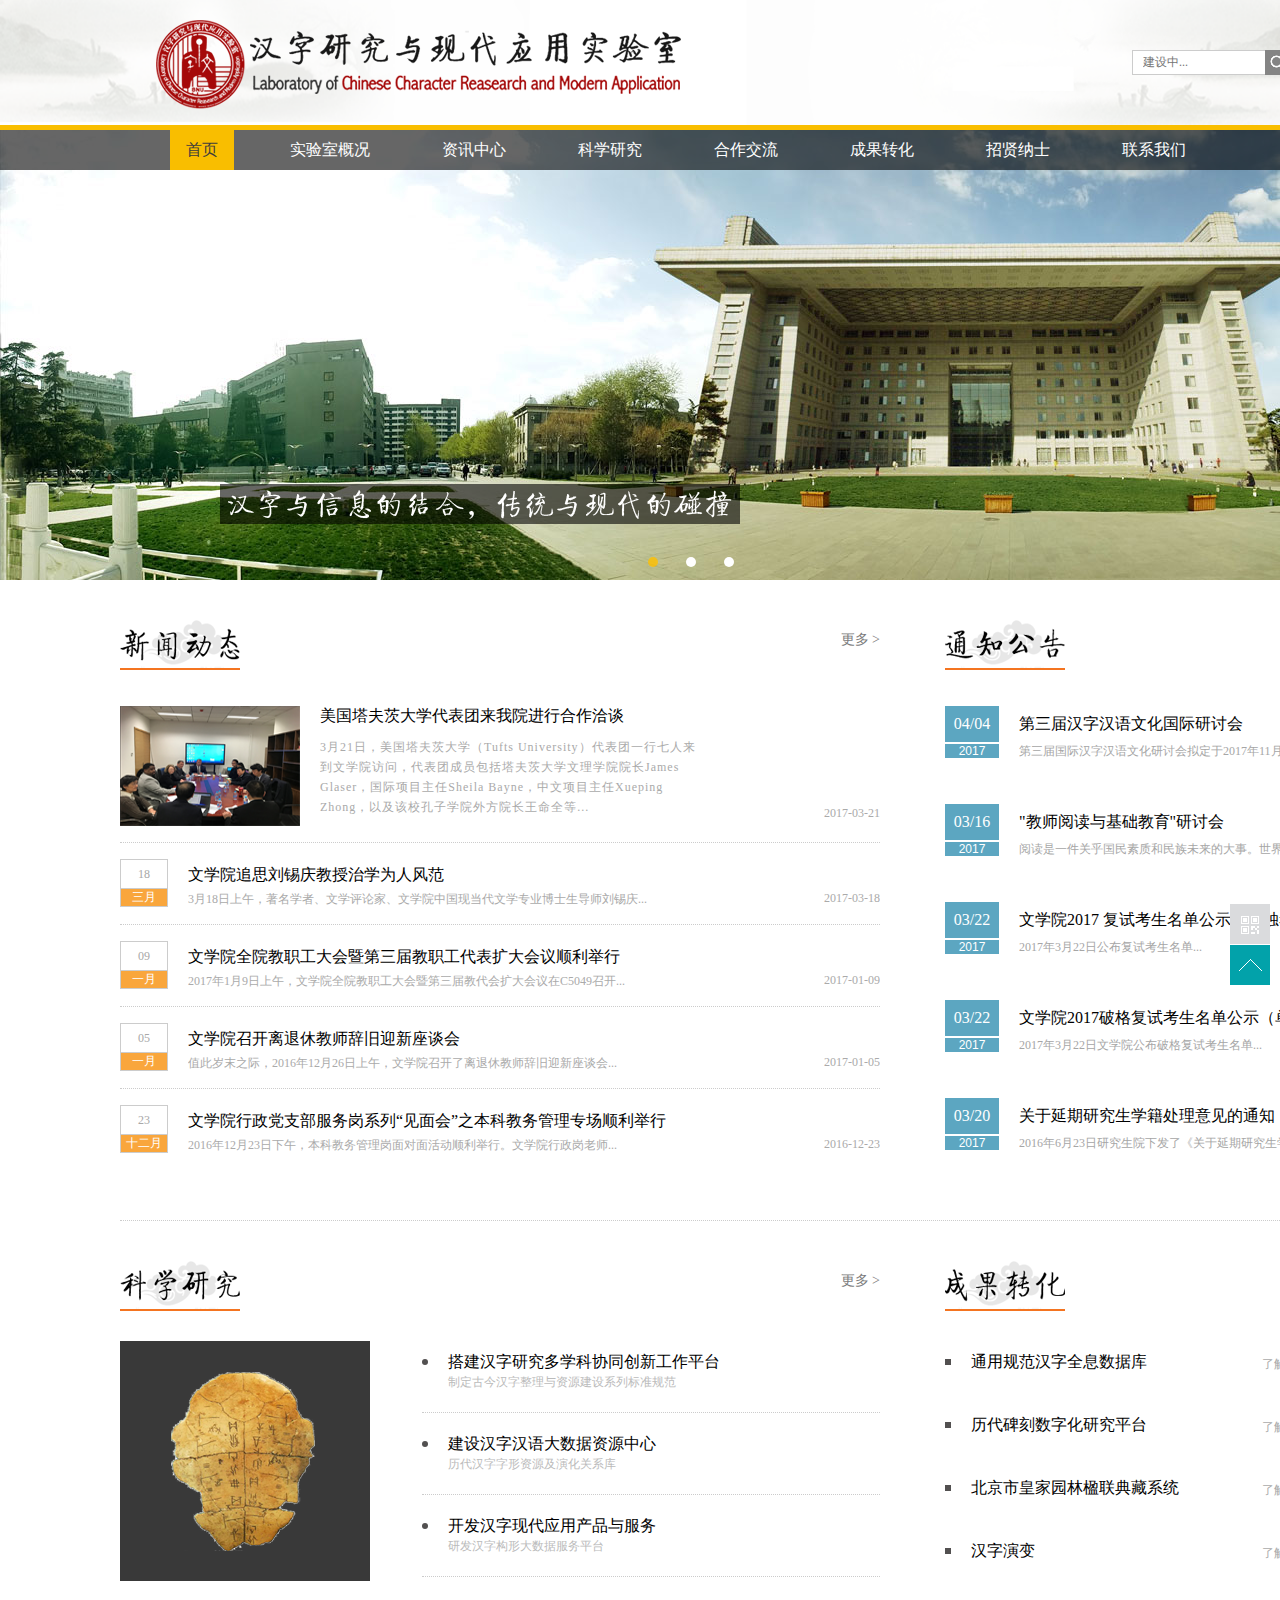
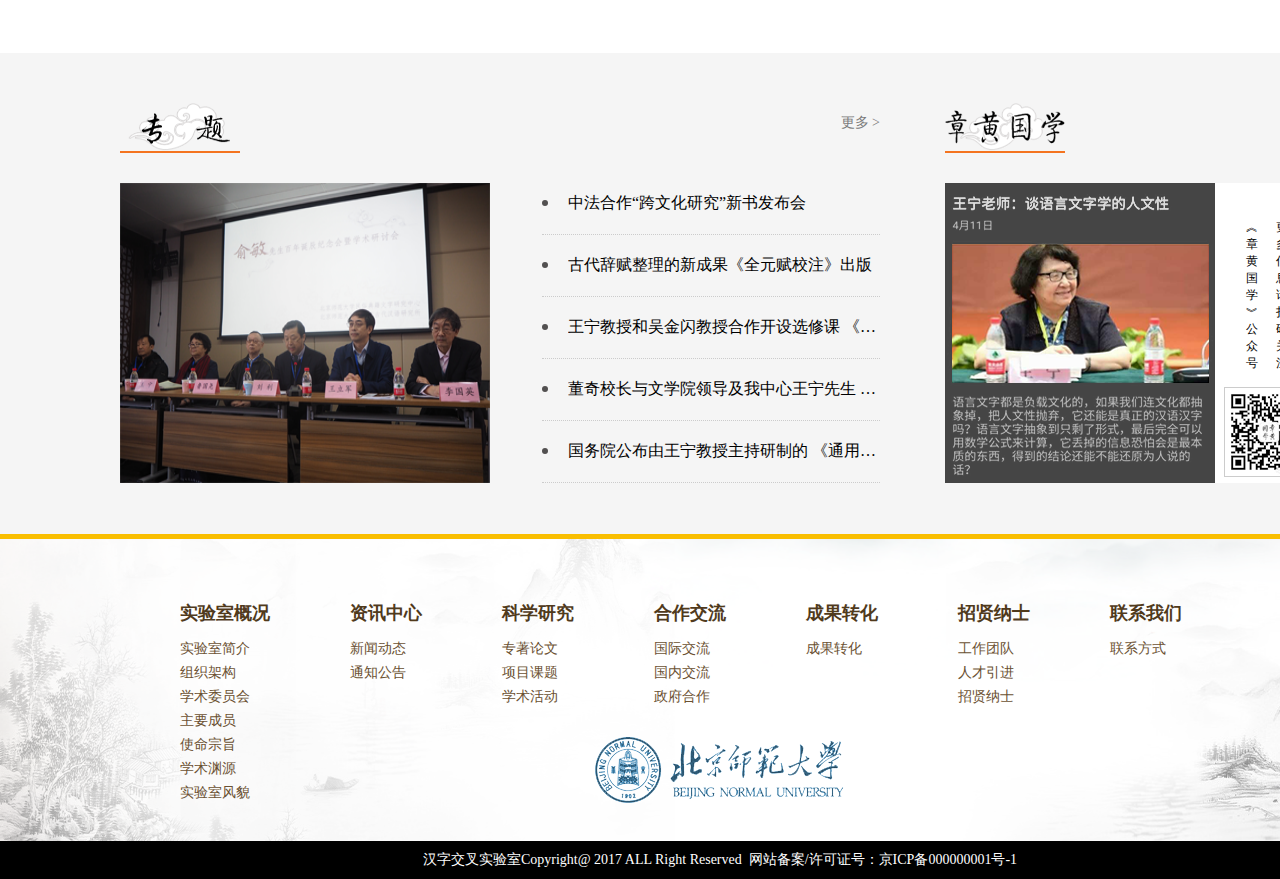
<file: index.html>
<!DOCTYPE html>
<html lang="en">
    <head>
        <title>汉字研究与现代应用实验室</title>
		<meta charset="utf-8"/>
	    <meta name="format-detection" content="telephone=no"/>
	    <meta name="renderer" content="webkit"/>
	    <meta http-equiv="X-UA-Compatible" content="IE=edge,chrome=1"/>
	    <meta name="viewport" content="width=1440"/>
	    <meta name="keywords" content="汉字研究,交叉学科,实验室,汉字研究与现代应用交叉学科实验室"/>
	    <meta name="description" content="汉字研究与现代应用交叉学科实验室是北京师范大学学科交叉重点建设项目，该实验室依托于具有深厚历史渊源、坚实学术基础的北师范大学文学院和教学、研究实力雄厚的北京师范大学信息科学与技术学院，是集学术科研与社会服务于一体、传统人文学科与现代信息科学相交叉的高层次科研和服务机构。"/>
	    <link rel="stylesheet" href="css/base.css"/>
	    <link rel="stylesheet" href="css/common.css"/>
	    <link rel="stylesheet" href="css/index.css"/>
        <script src="js/jquery.min.js"></script>
        <script src="js/common.js"></script>
        <script src="js/jquery.cycle.all.js"></script>
        <script src="js/index.js"></script>
        <script>
            $(function(){
                $("#pwdSpan").hide();
            })
        </script>
        <!--[if lte IE 9]>
            <script src="js/ie9.js"></script>
        <![endif]-->
        <!--[if lte IE 8]>
            <style>
                #header .search input{
                    line-height: 23px;
                }
                .mask0{
                    display:block;
                }
                #slider .slideshow_paging a{
                    color:#fff;
                    background: url(images/circle.png) 0 -10px no-repeat;
                }
                #slider .slideshow_paging a.activeSlide {
                    background-position:0 0;
                }
            </style>
        <![endif]-->
    </head>
    <body>
    	<!-- 头部 -->
    	<div id="header">
    		<div class="wrapper clearfix">
    			<a class="logo" title="点击可切换logo">
	                <img src="images/logo2.png" alt=""/>
	            </a>
                <img src="images/logo.png" height="64" width="431" alt="" style="margin-top:20px;float:left"/>
	            <div class="search">
	            	<input id="pwd" type="text" placeholder="建设中..."/>
                    <input id="pwdSpan" type="text" placeholder="建设中...">
	            	<img src="images/search.png" height="25" width="25" alt=""/>
	            </div>
    		</div>
    	</div>
    	<!-- 头部end -->
    	<!-- 导航条 -->
    	<div id="nav-bar">
    		<ul class="nav">
	            <li style="background-color: #f9be00;"><a href="index.html" class="a1" style="color:#3e3c3c;">首页</a></li>
	            <li><a href="html/labInt.html" class="a1">实验室概况</a>
	            	<dl>
	                    <dd><a href="html/labInt.html#labInt" class="a2">实验室简介</a></dd>
	                    <dd><a href="html/labInt.html#structure" class="a2">组织架构</a></dd>
	                    <dd><a href="html/labInt.html#committee" class="a2">学术委员会</a></dd>
	                    <dd><a href="html/labInt.html#leader" class="a2">主要成员</a></dd>
	                    <dd><a href="html/labInt.html#mission" class="a2">使命宗旨</a></dd>
	                    <dd><a href="html/labInt.html#culture" class="a2">学术渊源</a></dd>
	                    <dd><a href="html/labInt.html#labView" class="a2">实验室风貌</a></dd>
	                </dl>
	            </li>
	            <li><a href="html/news.html" class="a1">资讯中心</a>
	            	<dl>
	                    <dd><a href="html/news.html#hotNews" class="a2">新闻动态</a></dd>
	                    <dd><a href="html/news.html#notice" class="a2">通知公告</a></dd>
	                </dl>
	            </li>
	            <li><a href="html/sciAch.html" class="a1">科学研究</a>
	            	<dl>
	                    <dd><a href="html/sciAch.html#represent" class="a2">专著论文</a></dd>
	                    <dd><a href="html/sciAch.html#topic" class="a2">项目课题</a></dd>
	                    <dd><a href="html/sciAch.html#activity" class="a2">学术活动</a></dd>
	                </dl>
	            </li>
	            <li><a href="html/cooperCommu.html" class="a1">合作交流</a>
	            	<dl>
	                    <dd><a href="html/cooperCommu.html#international" class="a2">国际交流</a></dd> 
	                    <dd><a href="html/cooperCommu.html#domestic" class="a2">国内交流</a></dd> 
	                    <dd><a href="html/cooperCommu.html#goverCooper" class="a2">政府合作</a></dd>                
	                </dl>
	            </li>
	            <li><a href="html/product.html" class="a1">成果转化</a>
	            </li>
                <li><a href="html/talent.html" class="a1">招贤纳士</a>
                    <dl>
                        <dd><a href="html/talent.html#talentInt" class="a2">科研人员</a></dd>  
                        <dd><a href="html/talent.html#talentImpor" class="a2">技术人员</a></dd> 
                        <dd><a href="html/talent.html#zhaopin" class="a2">实习生</a></dd>  
                    </dl>
                </li>
	            <li><a href="html/contactUs.html" class="a1">联系我们</a>
	            	<dl>
	                    <dd><a href="html/contactUs.html#telephone" class="a2">联系方式</a></dd>               
	                </dl>
	            </li>    
	        </ul>
            <div class="mask0"></div>
    	</div>	
    	<!-- 导航条end -->
    	<!-- 轮播图 -->
    	<div id="slider">
			<a href="javascript:;" class="prev"><span>Previous</span></a>
			<a href="javascript:;" class="next"><span>Next</span></a>
			<div class="slideshow_paging"></div>
			<div class="slideshow_box">
				<div class="data"></div>
			</div>
			<div id="slideshow_2" class="slideshow">
				<div class="slideshow_item">
					<div class="image">
						<a href="javascript:;"><img src="images/1.jpg" alt=""/></a>
					</div>
				</div>
				<div class="slideshow_item">
					<div class="image">
						<a href="javascript:;"><img src="images/2.jpg" alt=""/></a>
					</div>
				</div>
				<div class="slideshow_item">
					<div class="image">
						<a href="javascript:;"><img src="images/3.jpg" alt=""/></a>
					</div>
				</div>
			</div>
            <img src="images/mask.png" height="40" width="520" alt="" class="maskImg"/>
            <div class="mask"></div>
		</div>
    	<!-- 轮播图end -->
    	<!-- 内容 -->
    	<div id="content">
	        <div class="con-index">
	            <div class="index-row1" style="border-bottom:1px dotted #ccc">
                    <div class="col1">
                        <div class="news clearfix">
                        	<img src="images/news.png" height="48" width="120" alt=""/>
                        	<a href="html/news.html#hotNews" target="_blank" class="more">更多 &gt;</a>
                        </div>
                        <!-- !end 标题 -->
                        <ul class="pul-list">
                            <li>
                            	<div class="news-detail clearfix">
                            		<img src="images/tfc.png" height="120" width="180" alt=""/>
                            		<div>
                            			<h2><a href="html/newsDetail.html#news1" target="_blank">美国塔夫茨大学代表团来我院进行合作洽谈</a></h2>
                            			<p class="info">3月21日，美国塔夫茨大学（Tufts University）代表团一行七人来到文学院访问，代表团成员包括塔夫茨大学文理学院院长James Glaser，国际项目主任Sheila Bayne，中文项目主任Xueping Zhong，以及该校孔子学院外方院长王命全等...</p>
                            		</div>
                                    <span>2017-03-21</span>
                            	</div>
                            </li>
                            <li>
                                <div class="date">
                                	<div class="day">18</div>
                                	<div class="month">三月</div>
                                </div>
                                <div class="news-det">
                                	<h2><a href="html/newsDetail.html#news6" target="_blank">文学院追思刘锡庆教授治学为人风范</a></h2>
                                	<p><i>3月18日上午，著名学者、文学评论家、文学院中国现当代文学专业博士生导师刘锡庆...</i><span>2017-03-18</span></p>
                                </div>
                            </li>
                            <li>
                                <div class="date">
                                	<div class="day">09</div>
                                	<div class="month">一月</div>
                                </div>
                                <div class="news-det">
                                	<h2><a href="html/newsDetail.html#news7" target="_blank">文学院全院教职工大会暨第三届教职工代表扩大会议顺利举行</a></h2>
                                	<p><i>2017年1月9日上午，文学院全院教职工大会暨第三届教代会扩大会议在C5049召开...</i><span>2017-01-09</span></p>
                                </div>
                            </li>
                            <li>
                                <div class="date">
                                	<div class="day">05</div>
                                	<div class="month">一月</div>
                                </div>
                                <div class="news-det">
                                	<h2><a href="html/newsDetail.html#news3" target="_blank">文学院召开离退休教师辞旧迎新座谈会</a></h2>
                                	<p><i>值此岁末之际，2016年12月26日上午，文学院召开了离退休教师辞旧迎新座谈会...</i><span>2017-01-05</span></p>
                                </div>
                            </li>
                            <li style="border:none">
                                <div class="date">
                                	<div class="day">23</div>
                                	<div class="month">十二月</div>
                                </div>
                                <div class="news-det">
                                	<h2><a href="html/newsDetail.html#news2" target="_blank">文学院行政党支部服务岗系列“见面会”之本科教务管理专场顺利举行</a></h2>
                                	<p><i>2016年12月23日下午，本科教务管理岗面对面活动顺利举行。文学院行政岗老师...</i><span>2016-12-23</span></p>
                                </div>
                            </li>             
                        </ul>
                        <!-- !end 新闻动态 -->
                    </div>
                    <div class="col2">
                        <div class="news clearfix">
                        	<img src="images/notice.png" height="48" width="120" alt=""/>
                        	<a href="html/news.html#notice" target="_blank" class="more">更多 &gt;</a>
                        </div>
                        <!-- !end 标题 -->
                        <ul class="pul-list1">
                            <li>
                                <a href="http://wxy.bnu.edu.cn/xygg/2017gg/141288.html" target="_blank" class="news-info">
                                    <span class="time"><span class="em">04/04</span>2017</span>
                                    <em class="txt">
                                        <span class="title">第三届汉字汉语文化国际研讨会</span>
                                        <span class="p">第三届国际汉字汉语文化研讨会拟定于2017年11月3-5日在美国塔夫茨大学召开</span>
                                    </em>
                                </a>
                            </li>
                            <li>
                                <a href="http://d.xiumi.us/stage/v5/2kBDL/37015118?from=timeline&isappinstalled=0#/" target="_blank" class="news-info">
                                    <span class="time"><span class="em">03/16</span>2017</span>
                                    <em class="txt">
                                        <span class="title">"教师阅读与基础教育"研讨会</span>
                                        <span class="p">阅读是一件关乎国民素质和民族未来的大事。世界文明国家，无不把阅读作为提升国民素质</span>
                                    </em>
                                </a>
                            </li>
                            <li>
                                <a href="http://wxy.bnu.edu.cn/zsjy/ssyjs/140888.html" target="_blank" class="news-info">
                                    <span class="time"><span class="em">03/22</span>2017</span>
                                    <em class="txt">
                                        <span class="title">文学院2017 复试考生名单公示（单独考试）</span>
                                        <span class="p">2017年3月22日公布复试考生名单...</span>
                                    </em>
                                </a>
                            </li>
                            <li>
                                <a href="http://wxy.bnu.edu.cn/zsjy/ssyjs/140886.html" target="_blank" class="news-info">
                                    <span class="time"><span class="em">03/22</span>2017</span>
                                    <em class="txt">
                                        <span class="title">文学院2017破格复试考生名单公示（单独考试）</span>
                                        <span class="p">2017年3月22日文学院公布破格复试考生名单...</span>
                                    </em>
                                </a>
                            </li>   
                            <li>
                                <a href="http://wxy.bnu.edu.cn/rcpy/yjsjx/bsyjsjx/140828.html" target="_blank" class="news-info">
                                    <span class="time"><span class="em">03/20</span>2017</span>
                                    <em class="txt">
                                        <span class="title">关于延期研究生学籍处理意见的通知</span>
                                        <span class="p">2016年6月23日研究生院下发了《关于延期研究生学籍管理相关工作的通知》，对超过学制年限的研究生学籍提出了相应的处理意见...</span>
                                    </em>
                                </a>
                            </li>            
                        </ul>
                        <!-- !end 通知公告 -->
                    </div>
	            </div>
	            <!-- !end 新闻动态、通知公告 -->
	            <div class="index-row1" style="padding-bottom:70px">
                    <div class="col1">
                        <div class="news clearfix">
                        	<img src="images/science.png" height="48" width="120" alt=""/>
                        	<a href="html/sciAch.html" target="_blank" class="more">更多 &gt;</a>
                        </div>
                        <!-- !end 标题 -->
                        <div style="width: 250px;float: left;margin-top: 30px;height: 240px;text-align: center;"><img src="images/kxyj.png" height="240" width="250" alt=""/></div>
                        <ul class="pul-list2" style="width:458px;float:left;margin-left:52px;">
                            <li><a href="html/sciAch.html#topic" target="_blank"><i></i><h2>搭建汉字研究多学科协同创新工作平台</h2><br/><p>制定古今汉字整理与资源建设系列标准规范</p></a></li>
                            <li><a href="html/sciAch.html#topic" target="_blank"><i></i><h2>建设汉字汉语大数据资源中心</h2><br/><p>历代汉字字形资源及演化关系库</p></a></li>
                            <li><a href="html/sciAch.html#topic" target="_blank"><i></i><h2>开发汉字现代应用产品与服务</h2><br/><p>研发汉字构形大数据服务平台</p></a></li>
                        </ul>
                        <!-- !end 科学研究 -->
                    </div>
                    <div class="col2">
                        <div class="news clearfix">
                        	<img src="images/product.png" height="48" width="120" alt=""/>
                        	<a href="" target="_blank" class="more">更多 &gt;</a>
                        </div>
                        <!-- !end 标题 -->
                        <ul class="pul-list2 col2-pul-list2">
                            <li><strong></strong><a href="html/product.html#quanxi"><h2>通用规范汉字全息数据库</h2></a><span><a href="html/product.html#quanxi">了解详情 &gt;</a></span></li>
                            <li><strong></strong><a href="html/product.html#beike"><h2>历代碑刻数字化研究平台</h2></a><span><a href="html/product.html#beike">了解详情 &gt;</a></span></li>
                            <li><strong></strong><a href="html/product.html#yinglian"><h2>北京市皇家园林楹联典藏系统</h2></a><span><a href="html/product.html#yinglian">了解详情 &gt;</a></span></li>
                            <li><strong></strong><a href="html/product.html#app"><h2>汉字演变</h2></a><span><a href="html/product.html#app">了解详情 &gt;</a></span></li>          
                        </ul>
                        <!-- !end 产品转化 -->
                    </div>
	            </div>
	            <div class="index-row1 index-row2">
                    <div class="col1">
                        <div class="news clearfix">
                        	<img src="images/special.png" height="48" width="120" alt=""/>
                        	<a href="html/special.html" target="_blank" class="more">更多 &gt;</a>
                        </div>
                        <!-- !end 标题 -->
                        <div style="width: 370px;float: left;margin-top: 30px;height: 276px;text-align: center;"><img src="images/zykt.png" height="300" width="370" alt=""/></div>
                        <ul class="pul-list2 a" style="width:338px;float:left;margin-left:52px;height:311px;">
                            <li><a href="html/special.html#news1" target="_blank"><i></i><h2 title="中法合作“跨文化研究”新书发布会">中法合作“跨文化研究”新书发布会</h2><span></span></a></li>
                            <li><a href="html/special.html#news2" target="_blank"><i></i><h2 title="古代辞赋整理的新成果《全元赋校注》出版">古代辞赋整理的新成果《全元赋校注》出版</h2><span></span></a></li>
                            <li><a href="html/special.html#news3" target="_blank"><i></i><h2 title="王宁教授和吴金闪教授合作开设选修课 《系统科学与传统语言文字学》">王宁教授和吴金闪教授合作开设选修课 《系统科学与传统语言文字学》</h2><span></span></a></li>
                            <li><a href="html/special.html#news4" target="_blank"><i></i><h2 title="董奇校长与文学院领导及我中心王宁先生 就“汉字研究与现代应用实验室”建设进行座谈">董奇校长与文学院领导及我中心王宁先生 就“汉字研究与现代应用实验室”建设进行座谈</h2><span></span></a></li>  
                            <li><a href="html/special.html#news5" target="_blank"><i></i><h2 title="国务院公布由王宁教授主持研制的 《通用规范汉字表》">国务院公布由王宁教授主持研制的 《通用规范汉字表》</h2><span></span></a></li>       
                        </ul>
                        <!-- !end 重要专题 -->
                    </div>
                    <div class="col2">
                        <div class="news clearfix">
                        	<img src="images/zhgx.png" height="48" width="120" alt=""/>
                        	<a href="http://488227.kuaizhan.com/" target="_blank" class="more">更多 &gt;</a>
                        </div>
                        <!-- !end 标题 -->
                        <div class="zhgx clearfix">
                            <div class="article"><img src="images/zhgx-artical.png" height="300" width="270" alt=""/></div>
                            <div class="gzh">
                                <span style="left:30px">︽<br/>章黄国学<br/>︾公众号</span>
                                <span style="left:60px">更多信息请扫码关注</span>
                                <div><img src="images/zhgxgzh.png" height="88" width="88" alt=""/></div>
                            </div>
                        </div>
                        <!-- !end 章黄国学 -->
                    </div>
	            </div>
	        </div>
	    </div>
    	<!-- 内容end -->
    	<!-- 底部 -->
    	<div class="footer">
			<div class="footer-nav clearfix">
				<ul>
					<li><a href="html/labInt.html">实验室概况</a></li>
					<li><a href="html/labInt.html#labInt">实验室简介</a></li>
					<li><a href="html/labInt.html#structure">组织架构</a></li>
					<li><a href="html/labInt.html#committee">学术委员会</a></li>
					<li><a href="html/labInt.html#leader">主要成员</a></li>
					<li><a href="html/labInt.html#mission">使命宗旨</a></li>
					<li><a href="html/labInt.html#culture">学术渊源</a></li>
					<li><a href="html/labInt.html#labView">实验室风貌</a></li>
				</ul>
				<ul>
					<li><a href="html/news.html">资讯中心</a></li>
					<li><a href="html/news.html#hotNews">新闻动态</a></li>
					<li><a href="html/news.html#notice">通知公告</a></li>
				</ul>
				<ul>
					<li><a href="html/sciAch.html">科学研究</a></li>
					<li><a href="html/sciAch.html#represent">专著论文</a></li>
					<li><a href="html/sciAch.html#topic">项目课题</a></li>
					<li><a href="html/sciAch.html#activity">学术活动</a></li>
				</ul>
				<ul>
					<li><a href="html/cooperCommu.html">合作交流</a></li>
					<li><a href="html/cooperCommu.html#international">国际交流</a></li>
					<li><a href="html/cooperCommu.html#domestic">国内交流</a></li>
					<li><a href="html/cooperCommu.html#goverCooper">政府合作</a></li>
				</ul>
				<ul>
					<li><a href="html/product.html">成果转化</a></li>
					<li><a href="html/product.html">成果转化</a></li>
				</ul>
                <ul>
                    <li><a href="html/talent.html">招贤纳士</a></li>
                    <li><a href="html/talent.html#talentInt">工作团队</a></li>
                    <li><a href="html/talent.html#talentImpor">人才引进</a></li>
                    <li><a href="html/talent.html#zhaopin">招贤纳士</a></li>
                </ul>
				<ul>
					<li><a href="html/contactUs.html">联系我们</a></li>
					<li><a href="html/contactUs.html#telephone">联系方式</a></li>
				</ul>
			</div>
			<div class="bsd">
				<p>汉字交叉实验室Copyright@ 2017 ALL Right Reserved &nbsp;网站备案/许可证号：京ICP备000000001号-1</p>
			</div>
			<img src="images/bsd.png" height="78" width="256" alt=""/>
		</div>
    	<!-- 底部end -->
    </body>
    <script src="js/backtop.js"></script>
</html>
</file>
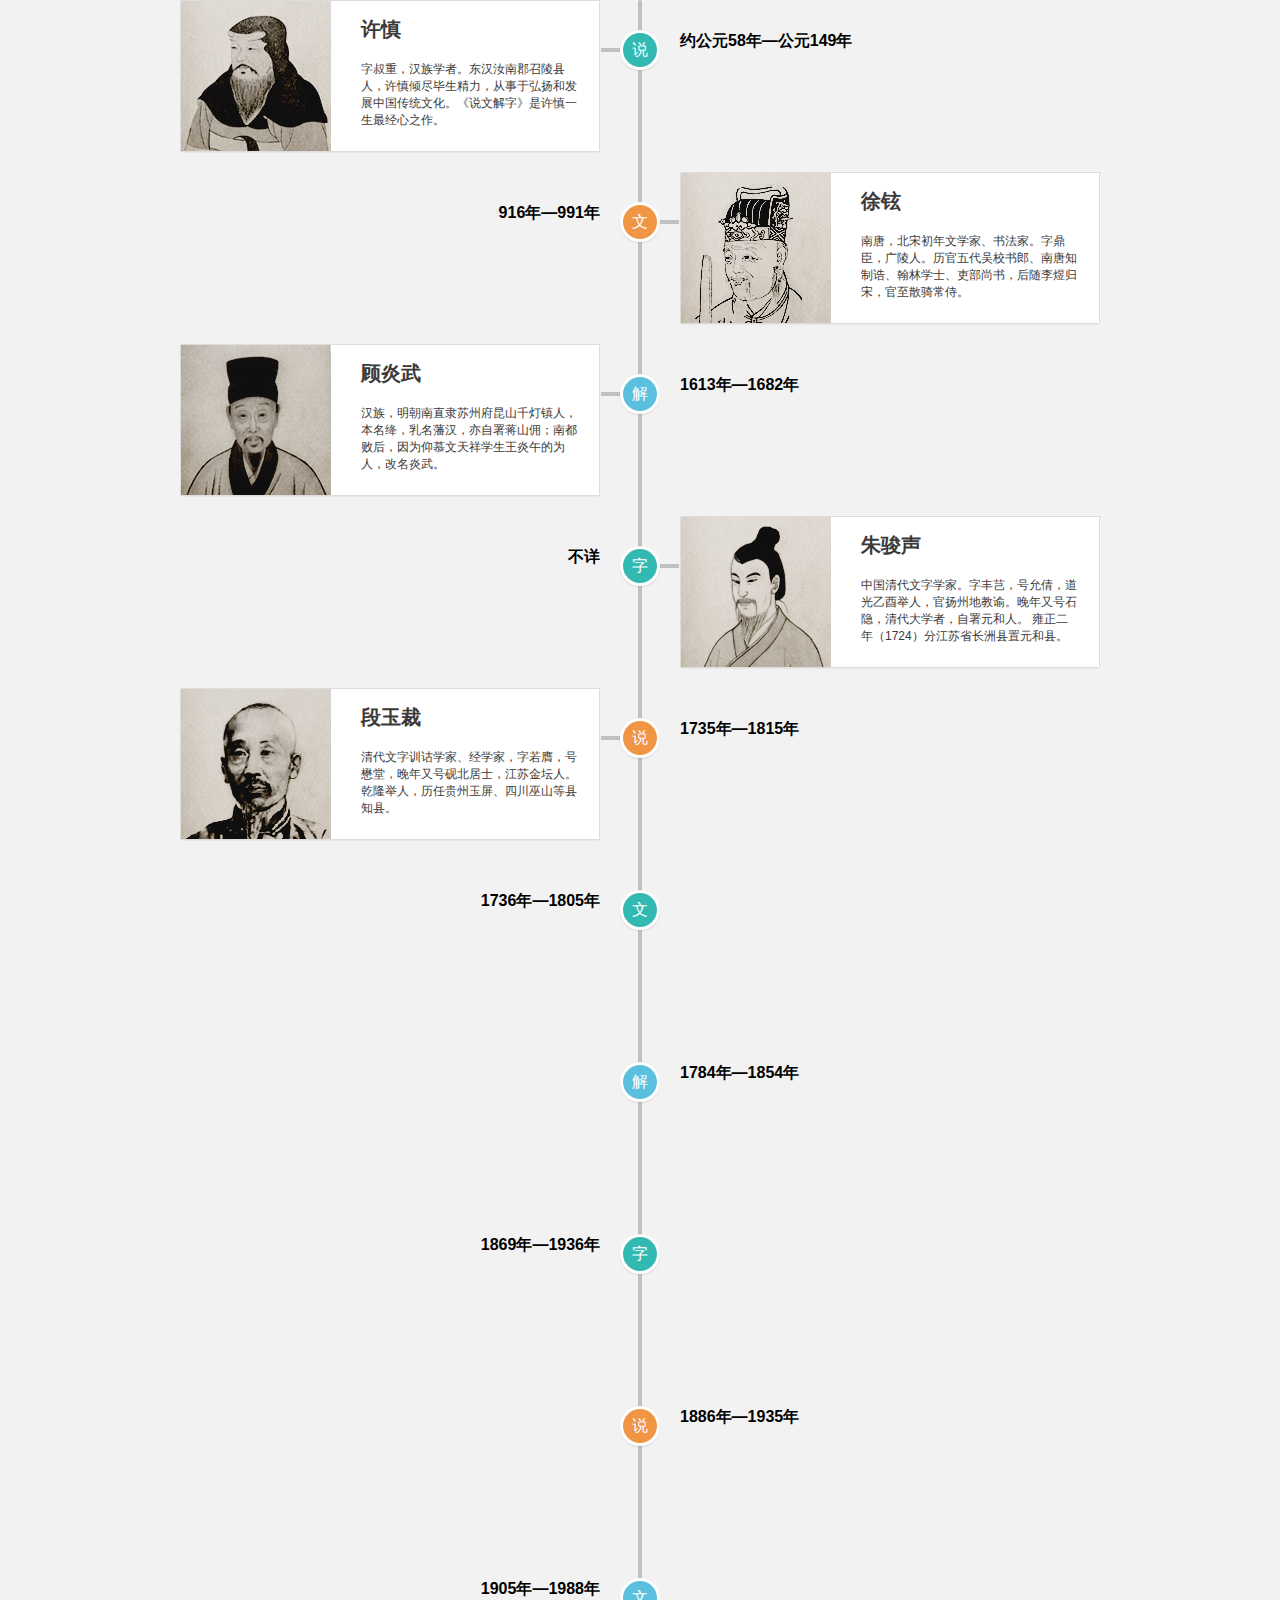
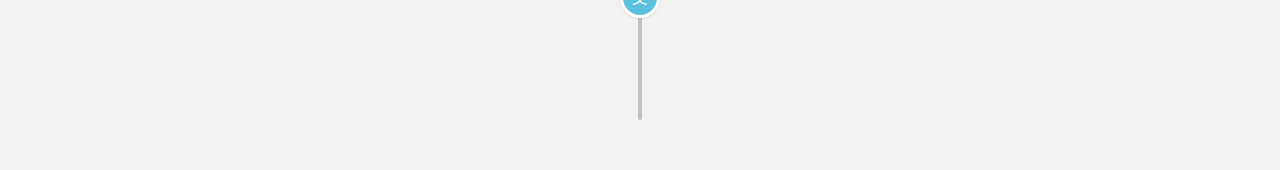
<file: timeline/index.html>
<!DOCTYPE html>
<html>
  <head>
    <title>Timeline</title>
    <meta charset="utf-8">
    <link href="css/bootstrap.min.css" rel="stylesheet">
    <link href="css/styles.css" rel="stylesheet">
    <script src="js/modernizr.min.js"></script>
    <meta content="width=device-width, initial-scale=1.0, maximum-scale=1.0, user-scalable=no" name="viewport">
  </head>
  <body>
    <div class="timeline animated">
      <div class="timeline-row">
        <div class="timeline-time">
          约公元58年—公元149年
        </div>
        <div class="timeline-icon">
          <div class="bg-primary">
            说
          </div>
        </div>
        <div class="panel timeline-content">
          <div class="panel-body">
            <img src="xushen.jpg" alt="" style="position:absolute; left:0;top:0;">
            <div class="con">
              <span>许慎</span><br><br>字叔重，汉族学者。东汉汝南郡召陵县人，许慎倾尽毕生精力，从事于弘扬和发展中国传统文化。《说文解字》是许慎一生最经心之作。
            </div>
          </div>
        </div>
      </div>
      <div class="timeline-row">
        <div class="timeline-time">
          916年—991年
        </div>
        <div class="timeline-icon">
          <div class="bg-warning">
            文
          </div>
        </div>
        <div class="panel timeline-content">
          <div class="panel-body">
            <img src="xuxuan.png" alt="" style="position:absolute; left:0;top:0;">
            <div class="con">  
            <span>徐铉</span><br><br>南唐，北宋初年文学家、书法家。字鼎臣，广陵人。历官五代吴校书郎、南唐知制诰、翰林学士、吏部尚书，后随李煜归宋，官至散骑常侍。
            </div>
          </div>
        </div>
      </div>
      <div class="timeline-row">
        <div class="timeline-time">
          1613年—1682年
        </div>
        <div class="timeline-icon">
          <div class="bg-info">
            解
          </div>
        </div>
        <div class="panel timeline-content">
          <div class="panel-body">
            <img src="guyanwu.png" alt="" style="position:absolute; left:0;top:0;">
            <div class="con">
              <span>顾炎武</span><br><br>汉族，明朝南直隶苏州府昆山千灯镇人，本名绛，乳名藩汉，亦自署蒋山佣；南都败后，因为仰慕文天祥学生王炎午的为人，改名炎武。
            </div>
          </div>
        </div>
      </div>
      <div class="timeline-row">
        <div class="timeline-time">
          不详
        </div>
        <div class="timeline-icon">
          <div class="bg-primary">
            字
          </div>
        </div>
        <div class="panel timeline-content">
          <div class="panel-body">
            <img src="zhujunsheng.png" alt="" style="position:absolute; left:0;top:0;">
            <div class="con">
              <span>朱骏声</span><br><br>中国清代文字学家。字丰芑，号允倩，道光乙酉举人，官扬州地教谕。晚年又号石隐，清代大学者，自署元和人。 雍正二年（1724）分江苏省长洲县置元和县。
            </div>
          </div>
        </div>
      </div>
      <div class="timeline-row">
        <div class="timeline-time">
          1735年—1815年
        </div>
        <div class="timeline-icon">
          <div class="bg-warning">
            说
          </div>
        </div>
        <div class="panel timeline-content">
          <div class="panel-body">
            <img src="duanyucai.png" alt="" style="position:absolute; left:0;top:0;">
            <div class="con">
              <span>段玉裁</span><br><br>清代文字训诂学家、经学家，字若膺，号懋堂，晚年又号砚北居士，江苏金坛人。乾隆举人，历任贵州玉屏、四川巫山等县知县。
            </div>
          </div>
        </div>
      </div>
      <div class="timeline-row">
        <div class="timeline-time">
          1736年—1805年
        </div>
        <div class="timeline-icon">
          <div class="bg-primary">
            文
          </div>
        </div>
        <div class="panel timeline-content">
          <div class="panel-body">
            <img src="guifu.png" alt="" style="position:absolute; left:0;top:0;">
            <div class="con">
              <span>桂馥</span><br><br>字未谷，一字东卉，号雩门，别号萧然山外史，桂馥书法晚称老苔，一号渎井。乾隆五十五年（1790）进士，官云南永平县知县。
            </div>
          </div>
        </div>
      </div>
      <div class="timeline-row">
        <div class="timeline-time">
          1784年—1854年
        </div>
        <div class="timeline-icon">
          <div class="bg-info">
            解
          </div>
        </div>
        <div class="panel timeline-content">
          <div class="panel-body">
            <img src="wangyun.png" alt="" style="position:absolute; left:0;top:0;">
            <div class="con">
              <span>王筠</span><br><br>字贯山，号箓友，山东安丘县宋官疃人，清代语言学家，文字学家。父亲王驭超，历任遂宁、潜山、霍丘、阜阳知县，升寿州知州。
            </div>
          </div>
        </div>
      </div>
      <div class="timeline-row">
        <div class="timeline-time">
          1869年—1936年
        </div>
        <div class="timeline-icon">
          <div class="bg-primary">
            字
          </div>
        </div>
        <div class="panel timeline-content">
          <div class="panel-body">
            <img src="zhangtaiyan.png" alt="" style="position:absolute; left:0;top:0;">
            <div class="con">
              <span>章太炎</span><br><br>浙江余杭人。原名学乘，字枚叔，后易名为炳麟。因反清意识浓厚，慕顾绛（顾炎武）的为人行事而改名为绛，号太炎。
            </div>
          </div>
        </div>
      </div>
      <div class="timeline-row">
        <div class="timeline-time">
          1886年—1935年
        </div>
        <div class="timeline-icon">
          <div class="bg-warning">
            说
          </div>
        </div>
        <div class="panel timeline-content">
          <div class="panel-body">
            <img src="huangkan.png" alt="" style="position:absolute; left:0;top:0;">
            <div class="con">
              <span>黄侃</span><br><br>中国近代民主革命家、辛亥革命先驱、著名语言文字学家。湖北省蕲春县人。1905年留学日本，在东京师事章太炎，为章氏门下大弟子。
            </div>
          </div>
        </div>
      </div>
      <div class="timeline-row">
        <div class="timeline-time">
          1905年—1988年
        </div>
        <div class="timeline-icon">
          <div class="bg-info">
            文
          </div>
        </div>
        <div class="panel timeline-content">
          <div class="panel-body">
            <img src="luzongda.png" alt="" style="position:absolute; left:0;top:0;">
            <div class="con">
              <span>陆宗达</span><br><br>训诂学家，字颖民，浙江省慈溪人。曾历任上海暨南大学讲师，北京大学预科讲师、辅仁大学讲师、北京师范大学教授等。
            </div>
          </div>
        </div>
      </div>
    </div>
    <script src="js/jquery-1.10.2.min.js"></script>
    <script src="js/bootstrap.min.js"></script>
    <script src="js/main.js"></script>
  </body>
</html>
</file>
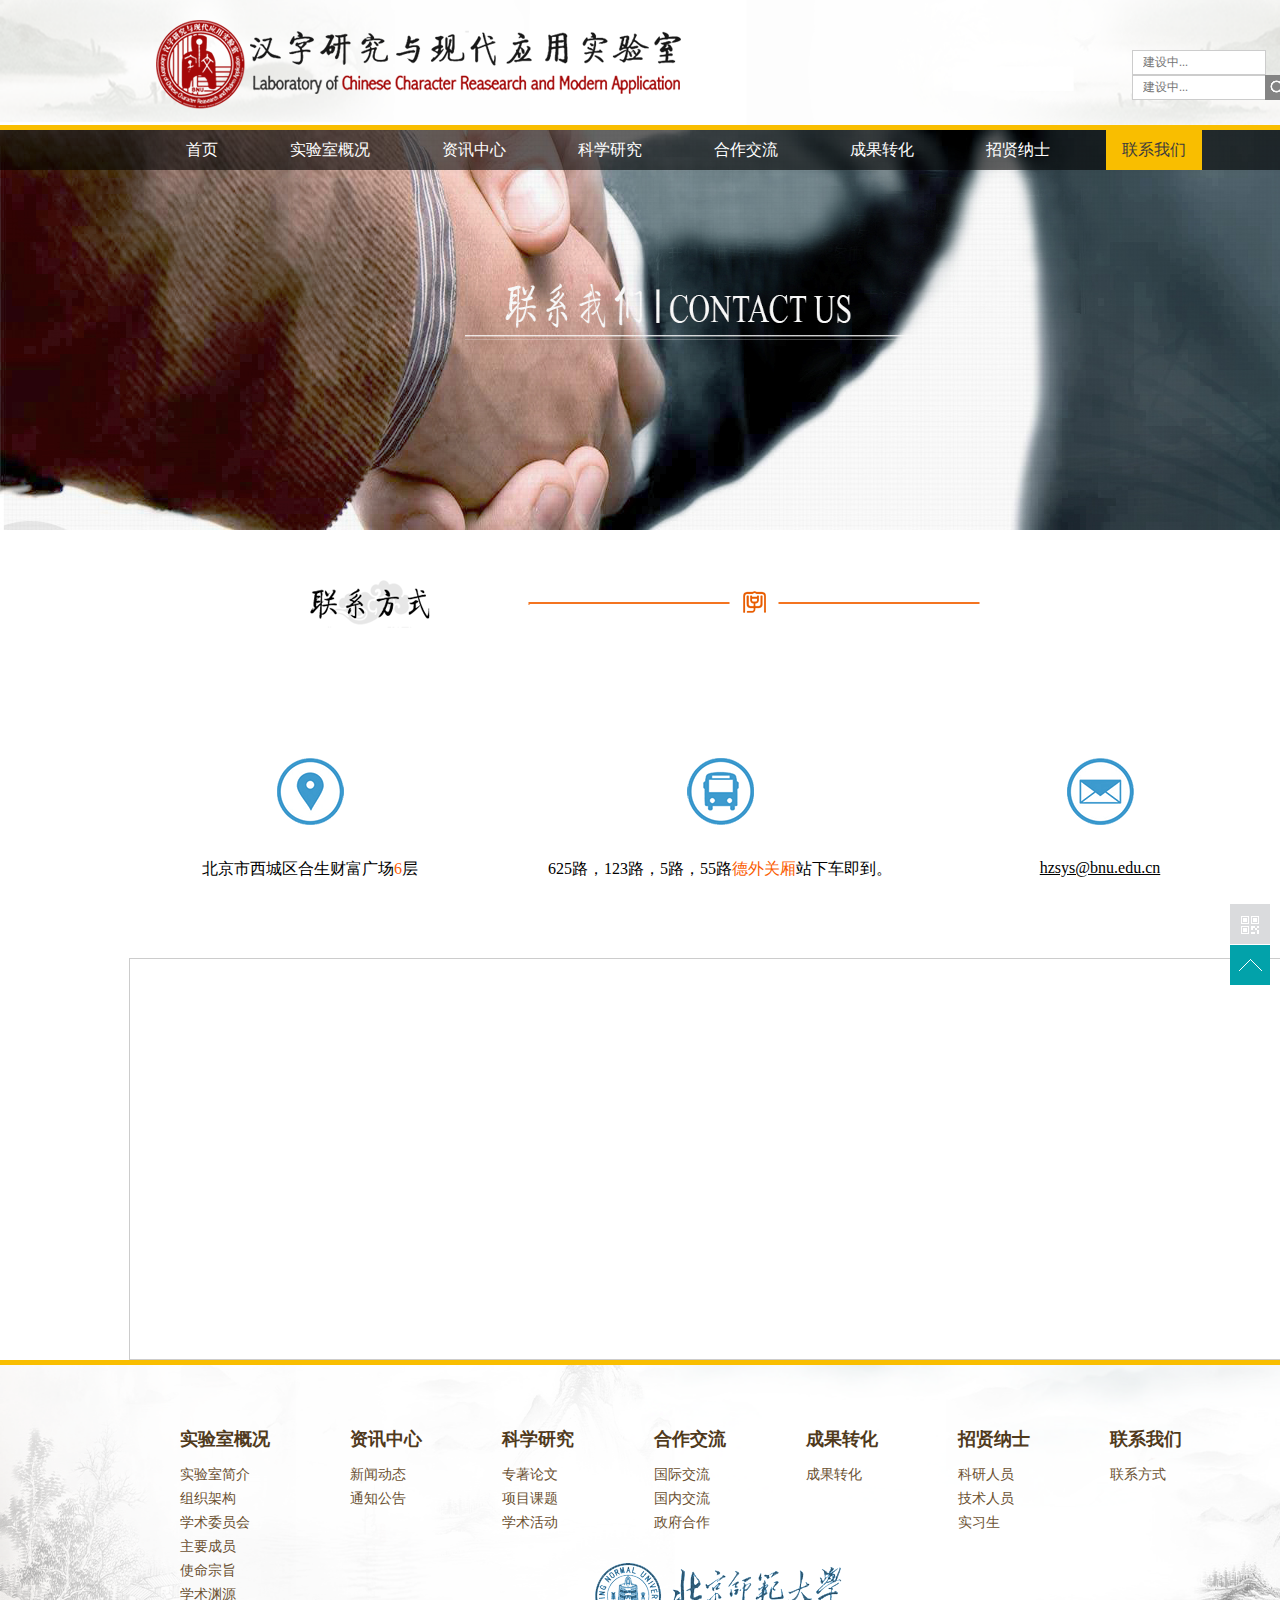
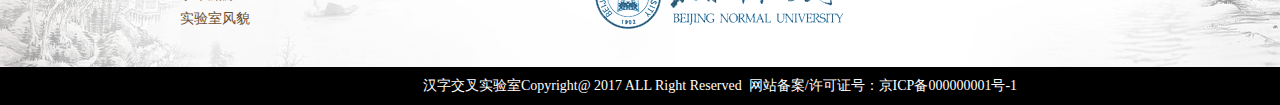
<file: html/contactUs.html>
<!DOCTYPE html>
<html lang="en">
    <head>
        <title>汉字研究与现代应用实验室</title>
		<meta charset="utf-8"/>
	    <meta name="format-detection" content="telephone=no"/>
	    <meta name="renderer" content="webkit"/>
	    <meta http-equiv="X-UA-Compatible" content="IE=edge,chrome=1"/>
	    <meta name="viewport" content="width=1440"/>
	    <meta name="keywords" content="汉字研究,交叉学科,实验室,汉字研究与现代应用交叉学科实验室"/>
	    <meta name="description" content="汉字研究与现代应用交叉学科实验室是北京师范大学学科交叉重点建设项目，该实验室依托于具有深厚历史渊源、坚实学术基础的北师范大学文学院和教学、研究实力雄厚的北京师范大学信息科学与技术学院，是集学术科研与社会服务于一体、传统人文学科与现代信息科学相交叉的高层次科研和服务机构。"/>
	    <link rel="stylesheet" href="../css/base.css"/>
	    <link rel="stylesheet" href="../css/common.css"/>
	    <link rel="stylesheet" href="../css/contactUs.css"/>
	    <script src="../js/jquery.min.js"></script>
	    <script src="../js/common.js"></script>
	    <script type="text/javascript" src="https://api.map.baidu.com/api?v=2.0&ak=zukZ6zvwv0AAsQ6b8Yf7fzTGvQ4V5nMf&s=1"></script>
	    <script src="../js/contactUs.js"></script>
	    <script>
	        $(function(){
	            $("#pwdSpan").hide();
	        })
	    </script>
	    <!--[if lte IE 9]>
	        <script src="../js/ie9.js"></script>
	    <![endif]-->
	    <!--[if lte IE 8]>
            <style>
                #header .search input{
                    line-height: 23px;
                }
                .mask0{
                    display:block;
                }
            </style>
        <![endif]-->
    </head>
    <body>
    	<!-- 头部 -->
    	<div id="header">
    		<div class="wrapper">
    			<a class="logo" title="点击可切换logo">
	                <img src="../images/logo2.png" alt=""/>
	            </a>
	            <img src="../images/logo.png" height="64" width="431" alt="" style="margin-top:20px;float:left;"/>
	            <div class="search">
	            	<input id="pwd" type="text" placeholder="建设中..."/>
                    <input id="pwdSpan" type="text" placeholder="建设中...">
	            	<img src="../images/search.png" height="25" width="25" alt=""/>
	            </div>
    		</div>
    	</div>
    	<!-- 头部end -->
    	<!-- 导航条 -->
    	<div id="nav-bar">
    		<ul class="nav">
	            <li><a href="../index.html" class="a1">首页</a></li>
	            <li><a href="labInt.html" class="a1">实验室概况</a>
	            	<dl>
	                    <dd><a href="labInt.html#labInt" class="a2">实验室简介</a></dd>
	                    <dd><a href="labInt.html#structure" class="a2">组织架构</a></dd>
	                    <dd><a href="labInt.html#committee" class="a2">学术委员会</a></dd>
	                    <dd><a href="labInt.html#leader" class="a2">主要成员</a></dd>
	                    <dd><a href="labInt.html#mission" class="a2">使命宗旨</a></dd>
	                    <dd><a href="labInt.html#culture" class="a2">学术渊源</a></dd>
	                    <dd><a href="labInt.html#labView" class="a2">实验室风貌</a></dd>
	                </dl>
	            </li>
	            <li><a href="news.html" class="a1">资讯中心</a>
	            	<dl>
	                    <dd><a href="news.html#hotNews" class="a2">新闻动态</a></dd>
	                    <dd><a href="news.html#notice" class="a2">通知公告</a></dd>
	                </dl>
	            </li>
	            <li><a href="sciAch.html" class="a1">科学研究</a>
	            	<dl>
	                    <dd><a href="sciAch.html#represent" class="a2">专著论文</a></dd>
	                    <dd><a href="sciAch.html#topic" class="a2">项目课题</a></dd>
	                    <dd><a href="sciAch.html#activity" class="a2">学术活动</a></dd>
	                </dl>
	            </li>
	            <li><a href="cooperCommu.html" class="a1">合作交流</a>
	            	<dl>
	                    <dd><a href="cooperCommu.html#international" class="a2">国际交流</a></dd> 
	                    <dd><a href="cooperCommu.html#domestic" class="a2">国内交流</a></dd> 
	                    <dd><a href="cooperCommu.html#goverCooper" class="a2">政府合作</a></dd>                
	                </dl>
	            </li>
	            <li><a href="product.html" class="a1">成果转化</a>
	            </li>
	            <li><a href="talent.html" class="a1">招贤纳士</a>
	            	<dl>
	                    <dd><a href="talent.html#talentInt" class="a2">科研人员</a></dd>  
	                    <dd><a href="talent.html#talentImpor" class="a2">技术人员</a></dd> 
	                    <dd><a href="talent.html#zhaopin" class="a2">实习生</a></dd>  
	                </dl>
	            </li>
	            <li  style="background-color: #f9be00;"><a href="contactUs.html" class="a1" style="color:#3e3c3c;">联系我们</a>
	            	<dl>
	                    <dd><a href="contactUs.html#telephone" class="a2">联系方式</a></dd>               
	                </dl>
	            </li>    
	        </ul>
	        <div class="mask0"></div>
    	</div>	
    	<!-- 导航条end -->
    	<!-- 首图 -->
    	<div class="shoutu-nav"><img src="../images/contactUs.jpg" height="400" width="1903" alt=""/></div>
		<!-- 首图end -->
    	<!-- 内容 -->
    	<div class="content">
			<!-- 联系方式 -->
			<div class="contact" id="contact">
				<div class="bgc">
					<div class="contact-con">
						<div class="contact-nav">
							<img src="../images/contactUs.png" height="48" width="120" alt="" class="title"/>
							<img src="../images/school.png" height="24" width="452" alt="" class="xiushi"/>
						</div>
						<div class="contactStyle clearfix">
							<div class="conS">
								<span></span>
								<p>北京市西城区合生财富广场<i>6</i>层</p>
							</div>
							<div class="conS" style="margin:0">
								<span style="background-position:-66px 0"></span>
								<p>625路，123路，5路，55路<i>德外关厢</i>站下车即到。</p>
							</div>
							<div class="conS">
								<span style="background-position:-133px 0;"></span>
								<p><a href="mailto:hzsys@bnu.edu.cn" style="text-decoration:underline;">hzsys@bnu.edu.cn</a></p>
							</div>
						</div>
						<div id="dituContent"></div>
					</div>
				</div>
			</div>
			<!-- 联系方式end -->
		</div>
    	<!-- 内容end -->
    	<!-- 底部 -->
    	<div class="footer">
			<div class="footer-nav clearfix">
				<ul>
					<li><a href="labInt.html">实验室概况</a></li>
					<li><a href="labInt.html#labInt">实验室简介</a></li>
					<li><a href="labInt.html#structure">组织架构</a></li>
					<li><a href="labInt.html#committee">学术委员会</a></li>
					<li><a href="labInt.html#leader">主要成员</a></li>
					<li><a href="labInt.html#mission">使命宗旨</a></li>
					<li><a href="labInt.html#culture">学术渊源</a></li>
					<li><a href="labInt.html#labView">实验室风貌</a></li>
				</ul>
				<ul>
					<li><a href="news.html">资讯中心</a></li>
					<li><a href="news.html#hotNews">新闻动态</a></li>
					<li><a href="news.html#notice">通知公告</a></li>
				</ul>
				<ul>
					<li><a href="sciAch.html">科学研究</a></li>
					<li><a href="sciAch.html#represent">专著论文</a></li>
					<li><a href="sciAch.html#topic">项目课题</a></li>
					<li><a href="sciAch.html#activity">学术活动</a></li>
				</ul>
				<ul>
					<li><a href="cooperCommu.html">合作交流</a></li>
					<li><a href="cooperCommu.html#international">国际交流</a></li>
					<li><a href="cooperCommu.html#domestic">国内交流</a></li>
					<li><a href="cooperCommu.html#goverCooper">政府合作</a></li>
				</ul>
				<ul>
					<li><a href="product.html">成果转化</a></li>
					<li><a href="product.html">成果转化</a></li>
				</ul>
				<ul>
					<li><a href="talent.html">招贤纳士</a></li>
					<li><a href="talent.html#talentInt">科研人员</a></li>
					<li><a href="talent.html#talentImpor">技术人员</a></li>
					<li><a href="talent.html#zhaopin">实习生</a></li>
				</ul>
				<ul>
					<li><a href="contactUs.html">联系我们</a></li>
					<li><a href="contactUs.html#contact">联系方式</a></li>
				</ul>
			</div>
			<div class="bsd">
				<p>汉字交叉实验室Copyright@ 2017 ALL Right Reserved &nbsp;网站备案/许可证号：京ICP备000000001号-1</p>
			</div>
			<img src="../images/bsd.png" height="78" width="256" alt=""/>
		</div>
    	<!-- 底部end -->
    </body>
    <script src="../js/backtop.js"></script>
</html>
</file>
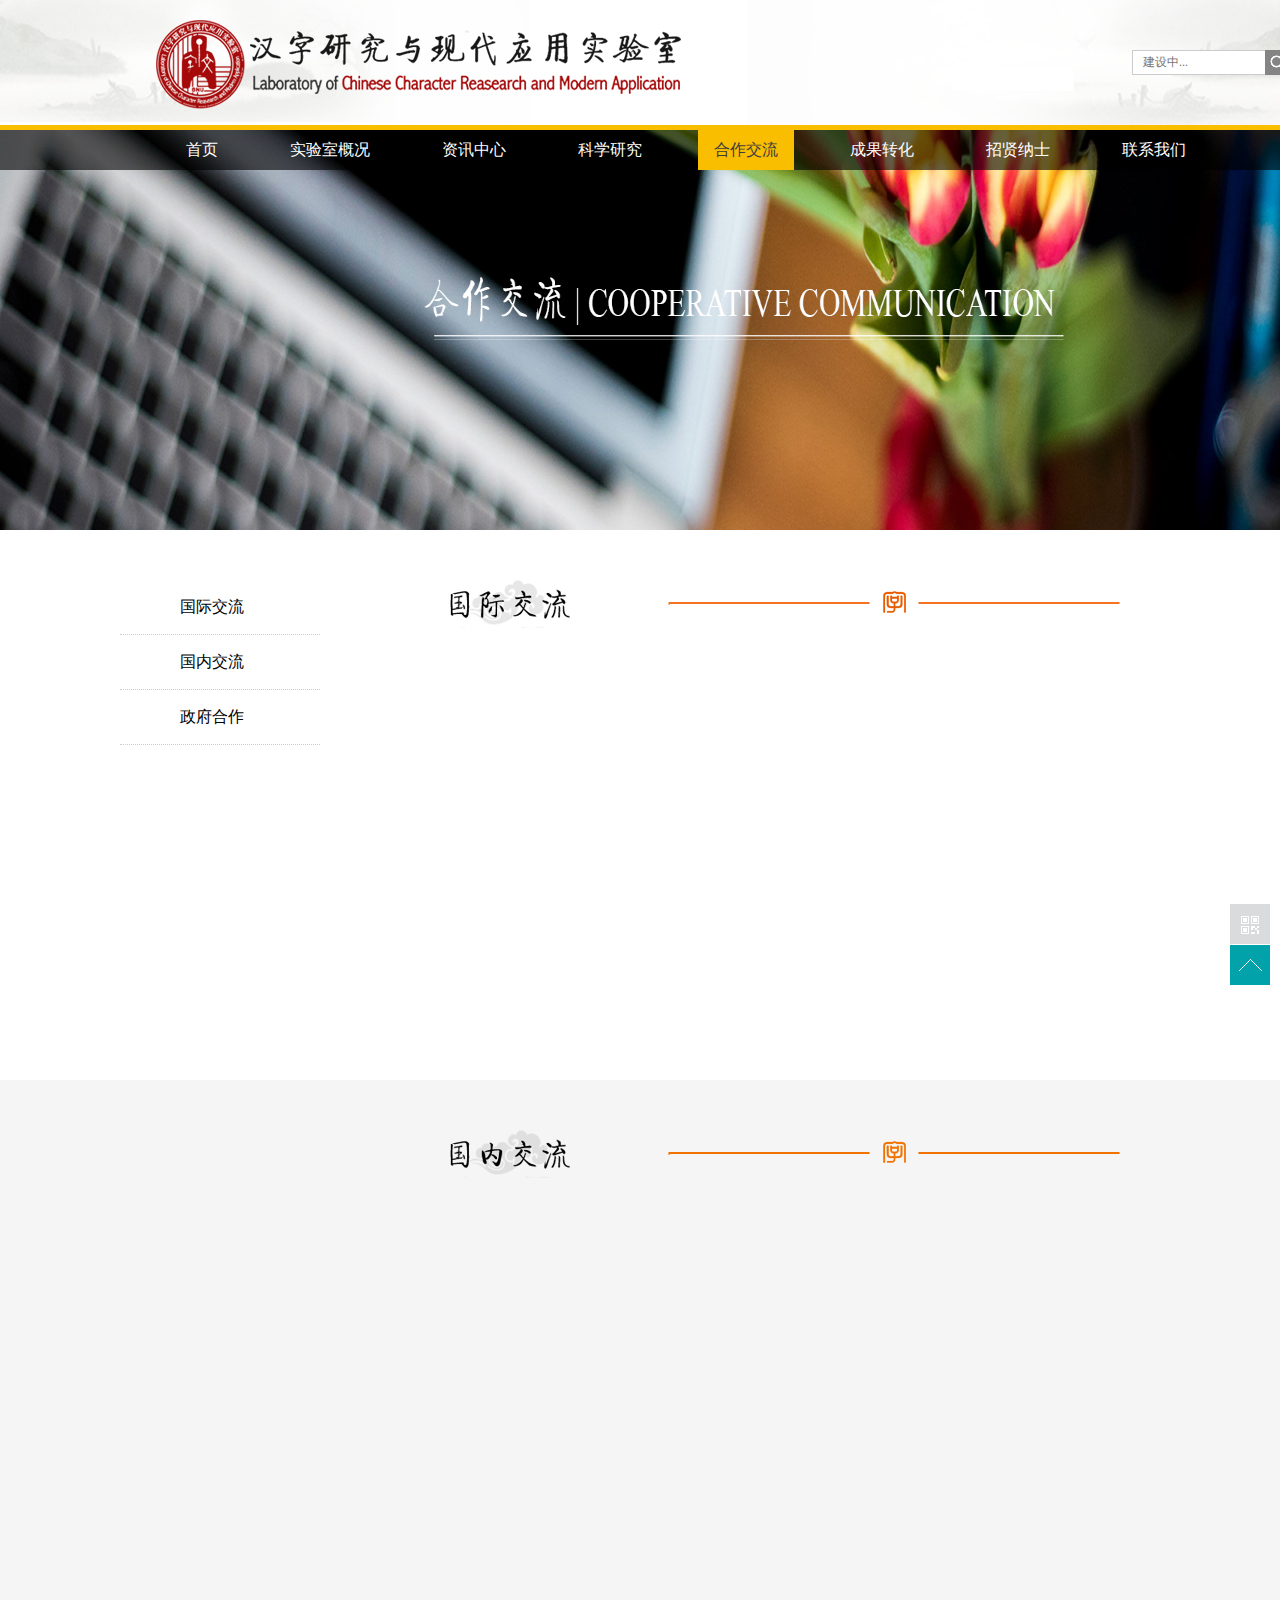
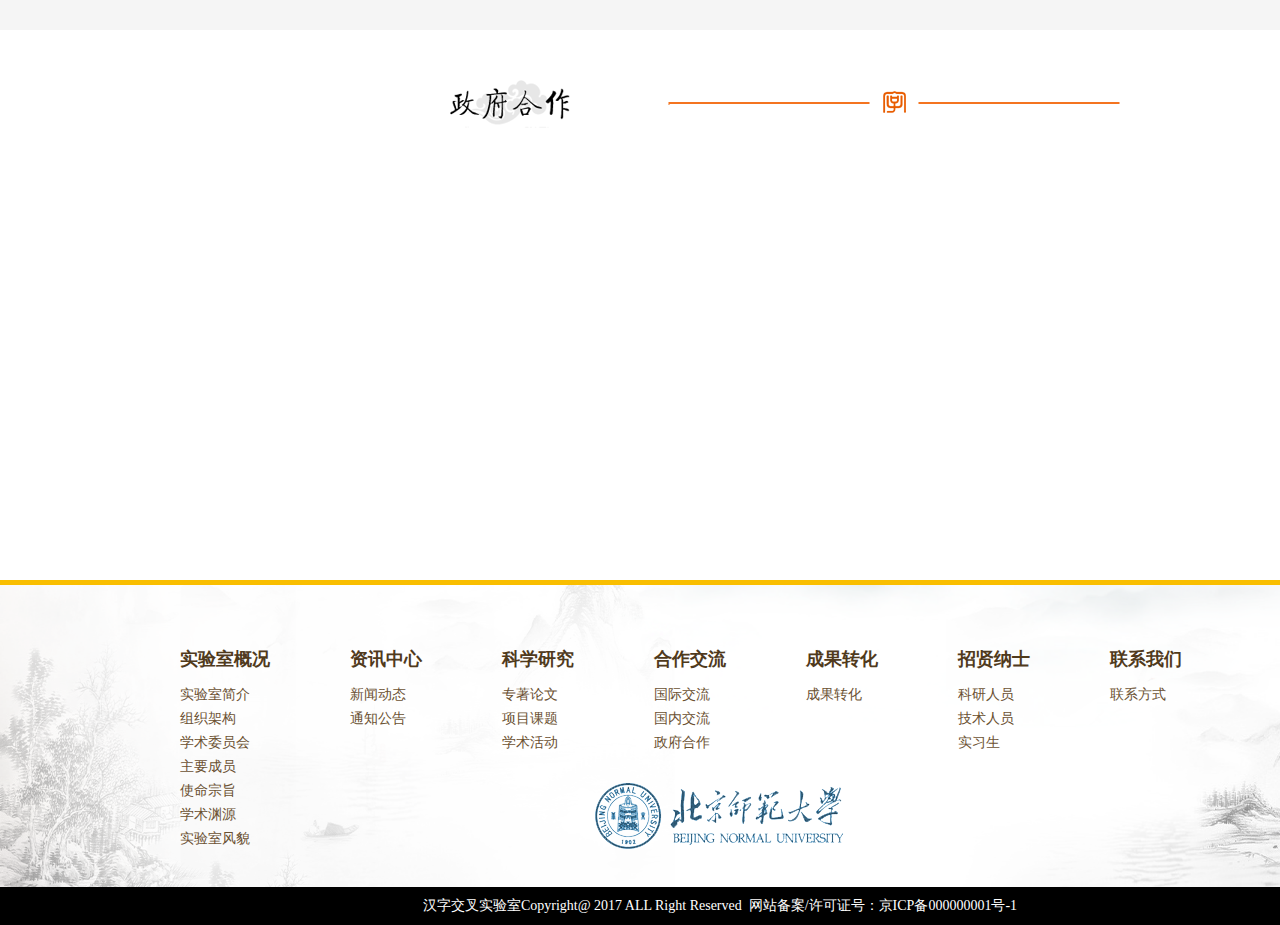
<file: html/cooperCommu.html>
<!DOCTYPE html>
<html lang="en">
    <head>
        <title>汉字研究与现代应用实验室</title>
		<meta charset="utf-8"/>
	    <meta name="format-detection" content="telephone=no"/>
	    <meta name="renderer" content="webkit"/>
	    <meta http-equiv="X-UA-Compatible" content="IE=edge,chrome=1"/>
	    <meta name="viewport" content="width=1440"/>
	    <meta name="keywords" content="汉字研究,交叉学科,实验室,汉字研究与现代应用交叉学科实验室"/>
	    <meta name="description" content="汉字研究与现代应用交叉学科实验室是北京师范大学学科交叉重点建设项目，该实验室依托于具有深厚历史渊源、坚实学术基础的北师范大学文学院和教学、研究实力雄厚的北京师范大学信息科学与技术学院，是集学术科研与社会服务于一体、传统人文学科与现代信息科学相交叉的高层次科研和服务机构。"/>
	    <link rel="stylesheet" href="../css/base.css"/>
	    <link rel="stylesheet" href="../css/common.css"/>
	    <link rel="stylesheet" href="../css/cooperCommu.css"/>
	    <script src="../js/jquery.min.js"></script>
	    <script src="../js/common.js"></script>
	    <script src="../js/common2.js"></script>
	    <script src="../js/jquery.lazyload.min.js"></script>
		<script>
			$(function(){
			    $("img.lazy").lazyload({
			    	threshold : 200,
			    	placeholder:"../images/loading.gif",
			    	effect : "fadeIn"
			    });
			    $("#pwdSpan").hide();
			});
		</script>
		<!--[if lte IE 9]>
	        <script src="../js/ie9.js"></script>
	    <![endif]-->
	    <!--[if lte IE 8]>
            <style>
                #header .search input{
                    line-height: 23px;
                }
                .mask0{
                    display:block;
                }
            </style>
        <![endif]-->
    </head>
    <body>
    	<!-- 头部 -->
    	<div id="header">
    		<div class="wrapper">
    			<a class="logo" title="点击可切换logo">
	                <img src="../images/logo2.png" alt=""/>
	            </a>
	            <img src="../images/logo.png" height="64" width="431" alt="" style="margin-top:20px;float:left;"/>
	            <div class="search">
	            	<input id="pwd" type="text" placeholder="建设中..."/>
                    <input id="pwdSpan" type="text" placeholder="建设中...">
	            	<img src="../images/search.png" height="25" width="25" alt=""/>
	            </div>
    		</div>
    	</div>
    	<!-- 头部end -->
    	<!-- 导航条 -->
    	<div id="nav-bar">
    		<ul class="nav">
	            <li><a href="../index.html" class="a1">首页</a></li>
	            <li><a href="labInt.html" class="a1">实验室概况</a>
	            	<dl>
	                    <dd><a href="labInt.html#labInt" class="a2">实验室简介</a></dd>
	                    <dd><a href="labInt.html#structure" class="a2">组织架构</a></dd>
	                    <dd><a href="labInt.html#committee" class="a2">学术委员会</a></dd>
	                    <dd><a href="labInt.html#leader" class="a2">主要成员</a></dd>
	                    <dd><a href="labInt.html#mission" class="a2">使命宗旨</a></dd>
	                    <dd><a href="labInt.html#culture" class="a2">学术渊源</a></dd>
	                    <dd><a href="labInt.html#labView" class="a2">实验室风貌</a></dd>
	                </dl>
	            </li>
	            <li><a href="news.html" class="a1">资讯中心</a>
	            	<dl>
	                    <dd><a href="news.html#hotNews" class="a2">新闻动态</a></dd>
	                    <dd><a href="news.html#notice" class="a2">通知公告</a></dd>
	                </dl>
	            </li>
	            <li><a href="sciAch.html" class="a1">科学研究</a>
	            	<dl>
	                    <dd><a href="sciAch.html#represent" class="a2">专著论文</a></dd>
	                    <dd><a href="sciAch.html#topic" class="a2">项目课题</a></dd>
	                    <dd><a href="sciAch.html#activity" class="a2">学术活动</a></dd>
	                </dl>
	            </li>
	            <li  style="background-color: #f9be00;"><a href="cooperCommu.html" class="a1" style="color:#3e3c3c;">合作交流</a>
	            	<dl>
	                    <dd><a href="cooperCommu.html#international" class="a2">国际交流</a></dd> 
	                    <dd><a href="cooperCommu.html#domestic" class="a2">国内交流</a></dd> 
	                    <dd><a href="cooperCommu.html#goverCooper" class="a2">政府合作</a></dd>                
	                </dl>
	            </li>
	            <li><a href="product.html" class="a1">成果转化</a>
	            </li>
	            <li><a href="talent.html" class="a1">招贤纳士</a>
	            	<dl>
	                    <dd><a href="talent.html#talentInt" class="a2">科研人员</a></dd>  
	                    <dd><a href="talent.html#talentImpor" class="a2">技术人员</a></dd> 
	                    <dd><a href="talent.html#zhaopin" class="a2">实习生</a></dd>  
	                </dl>
	            </li>
	            <li><a href="contactUs.html" class="a1">联系我们</a>
	            	<dl>
	                    <dd><a href="contactUs.html#telephone" class="a2">联系方式</a></dd>               
	                </dl>
	            </li>    
	        </ul>
	        <div class="mask0"></div>
    	</div>	
    	<!-- 导航条end -->
    	<!-- 首图 -->
    	<div class="shoutu-nav"><img src="../images/cooperCommu.jpg" height="400" width="1903" alt=""/></div>
		<!-- 首图end -->
    	<!-- 内容 -->
    	<div class="content">
			<!-- 国际交流 -->
			<div class="international" id="international">
				<div class="bgc">
					<!-- 左侧导航 -->
					<ul class="left-nav">
						<li><a href="cooperCommu.html#international">国际交流</a></li>
						<li><a href="cooperCommu.html#domestic">国内交流</a></li>
						<li><a href="cooperCommu.html#goverCooper">政府合作</a></li>
					</ul>
					<!-- 左侧导航end -->
					<div class="international-con">
						<div class="international-nav">
							<img src="../images/international.png" height="48" width="120" alt="" class="title"/>
							<img src="../images/school.png" height="24" width="452" alt="" class="xiushi"/>
						</div>
					</div>
				</div>	
			</div>
			<!-- 国际交流end -->
			<!-- 国内交流 -->
			<div class="domestic" id="domestic">
				<div class="bgc">
					<div class="domestic-con">
						<div class="domestic-nav">
							<img src="../images/domestic.png" height="48" width="120" alt="" class="title"/>
							<img src="../images/school1.png" height="24" width="452" alt="" class="xiushi"/>
						</div>
					</div>
				</div>
			</div>
			<!-- 国内交流end -->
			<!-- 政府合作 -->
			<div class="goverCooper" id="goverCooper">
				<div class="bgc">
					<div class="goverCooper-con">
						<div class="goverCooper-nav">
							<img src="../images/goverCooper.png" height="48" width="120" alt="" class="title"/>
							<img src="../images/school.png" height="24" width="452" alt="" class="xiushi"/>
						</div>
					</div>
				</div>
			</div>
			<!-- 政府合作end -->
		</div>
    	<!-- 内容end -->
    	<!-- 底部 -->
    	<div class="footer">
			<div class="footer-nav clearfix">
				<ul>
					<li><a href="labInt.html">实验室概况</a></li>
					<li><a href="labInt.html#labInt">实验室简介</a></li>
					<li><a href="labInt.html#structure">组织架构</a></li>
					<li><a href="labInt.html#committee">学术委员会</a></li>
					<li><a href="labInt.html#leader">主要成员</a></li>
					<li><a href="labInt.html#mission">使命宗旨</a></li>
					<li><a href="labInt.html#culture">学术渊源</a></li>
					<li><a href="labInt.html#labView">实验室风貌</a></li>
				</ul>
				<ul>
					<li><a href="news.html">资讯中心</a></li>
					<li><a href="news.html#hotNews">新闻动态</a></li>
					<li><a href="news.html#notice">通知公告</a></li>
				</ul>
				<ul>
					<li><a href="sciAch.html">科学研究</a></li>
					<li><a href="sciAch.html#represent">专著论文</a></li>
					<li><a href="sciAch.html#topic">项目课题</a></li>
					<li><a href="sciAch.html#activity">学术活动</a></li>
				</ul>
				<ul>
					<li><a href="cooperCommu.html">合作交流</a></li>
					<li><a href="cooperCommu.html#international">国际交流</a></li>
					<li><a href="cooperCommu.html#domestic">国内交流</a></li>
					<li><a href="cooperCommu.html#goverCooper">政府合作</a></li>
				</ul>
				<ul>
					<li><a href="product.html">成果转化</a></li>
					<li><a href="product.html">成果转化</a></li>
				</ul>
				<ul>
					<li><a href="talent.html">招贤纳士</a></li>
					<li><a href="talent.html#talentInt">科研人员</a></li>
					<li><a href="talent.html#talentImpor">技术人员</a></li>
					<li><a href="talent.html#zhaopin">实习生</a></li>
				</ul>
				<ul>
					<li><a href="contactUs.html">联系我们</a></li>
					<li><a href="contactUs.html#telephone">联系方式</a></li>
				</ul>
			</div>
			<div class="bsd">
				<p>汉字交叉实验室Copyright@ 2017 ALL Right Reserved &nbsp;网站备案/许可证号：京ICP备000000001号-1</p>
			</div>
			<img src="../images/bsd.png" height="78" width="256" alt=""/>
		</div>
    	<!-- 底部end -->
    </body>
	<script src="../js/backtop.js"></script>
</html>
</file>
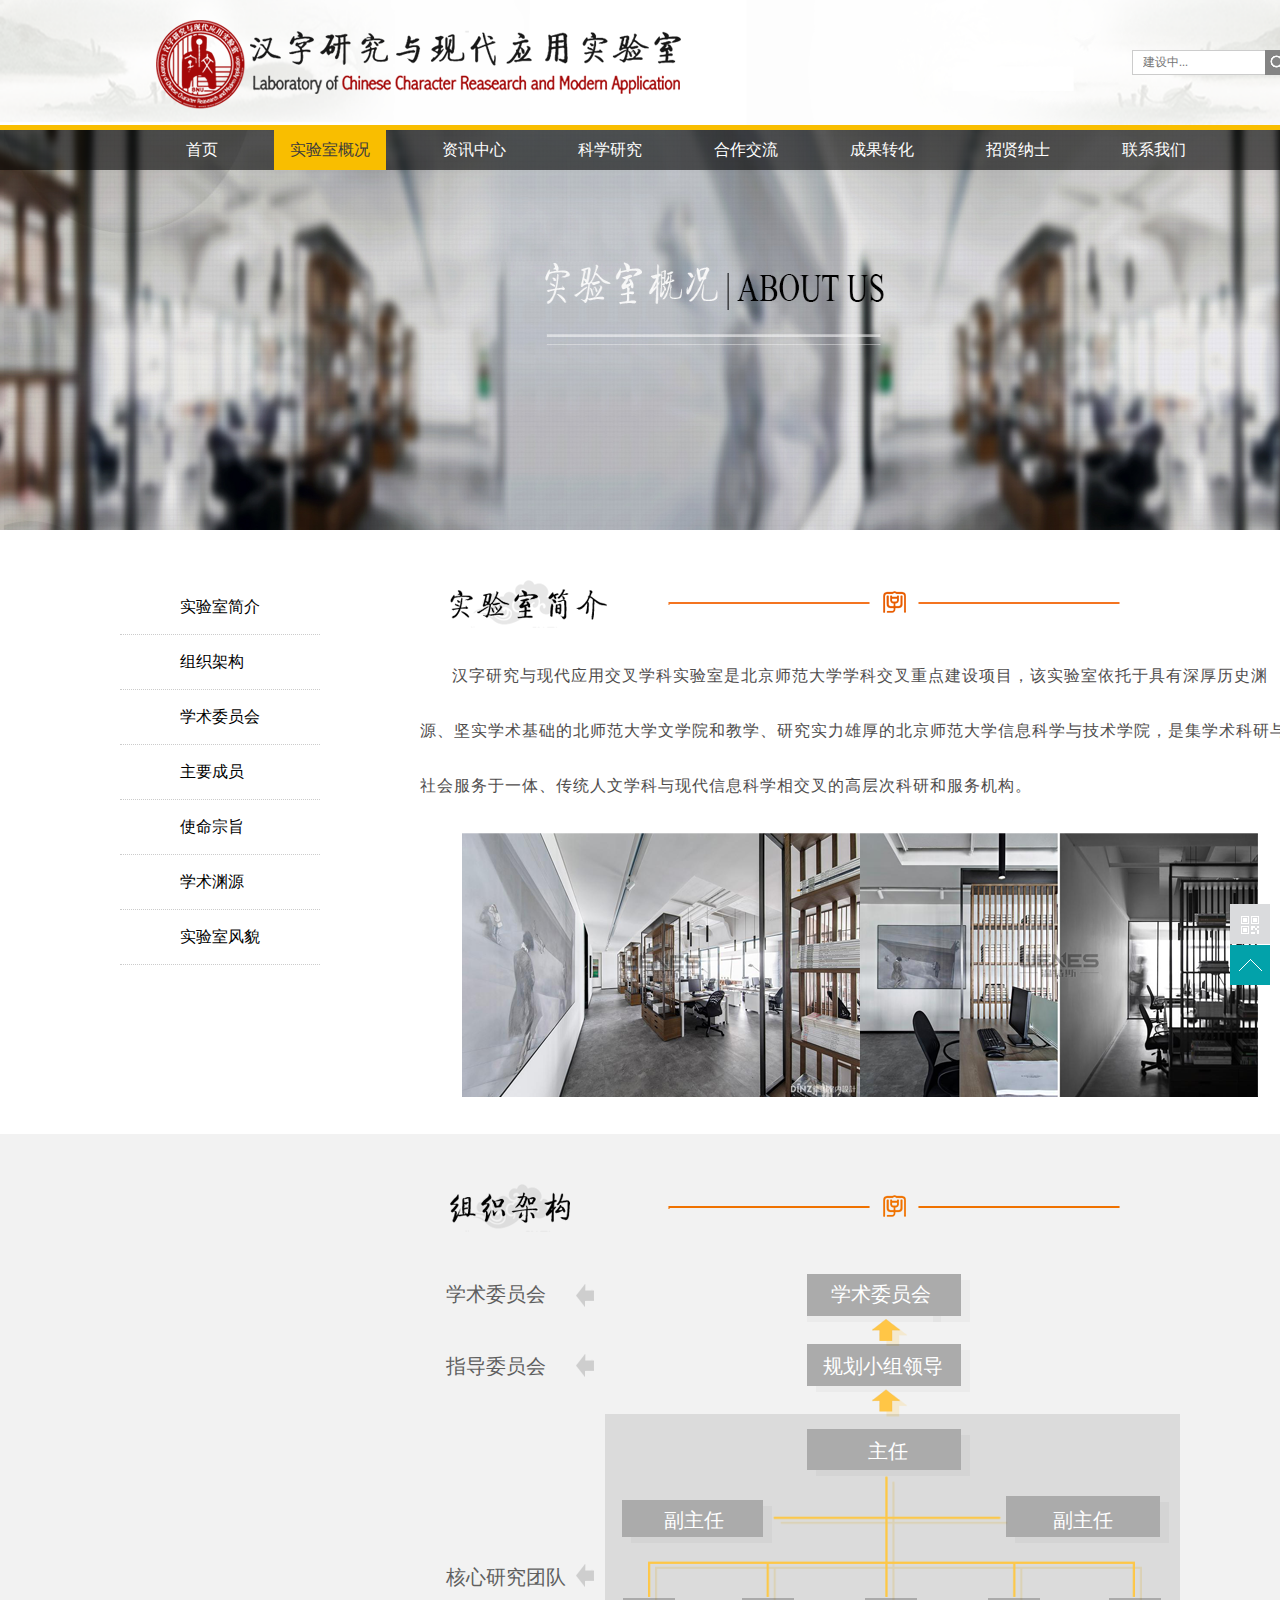
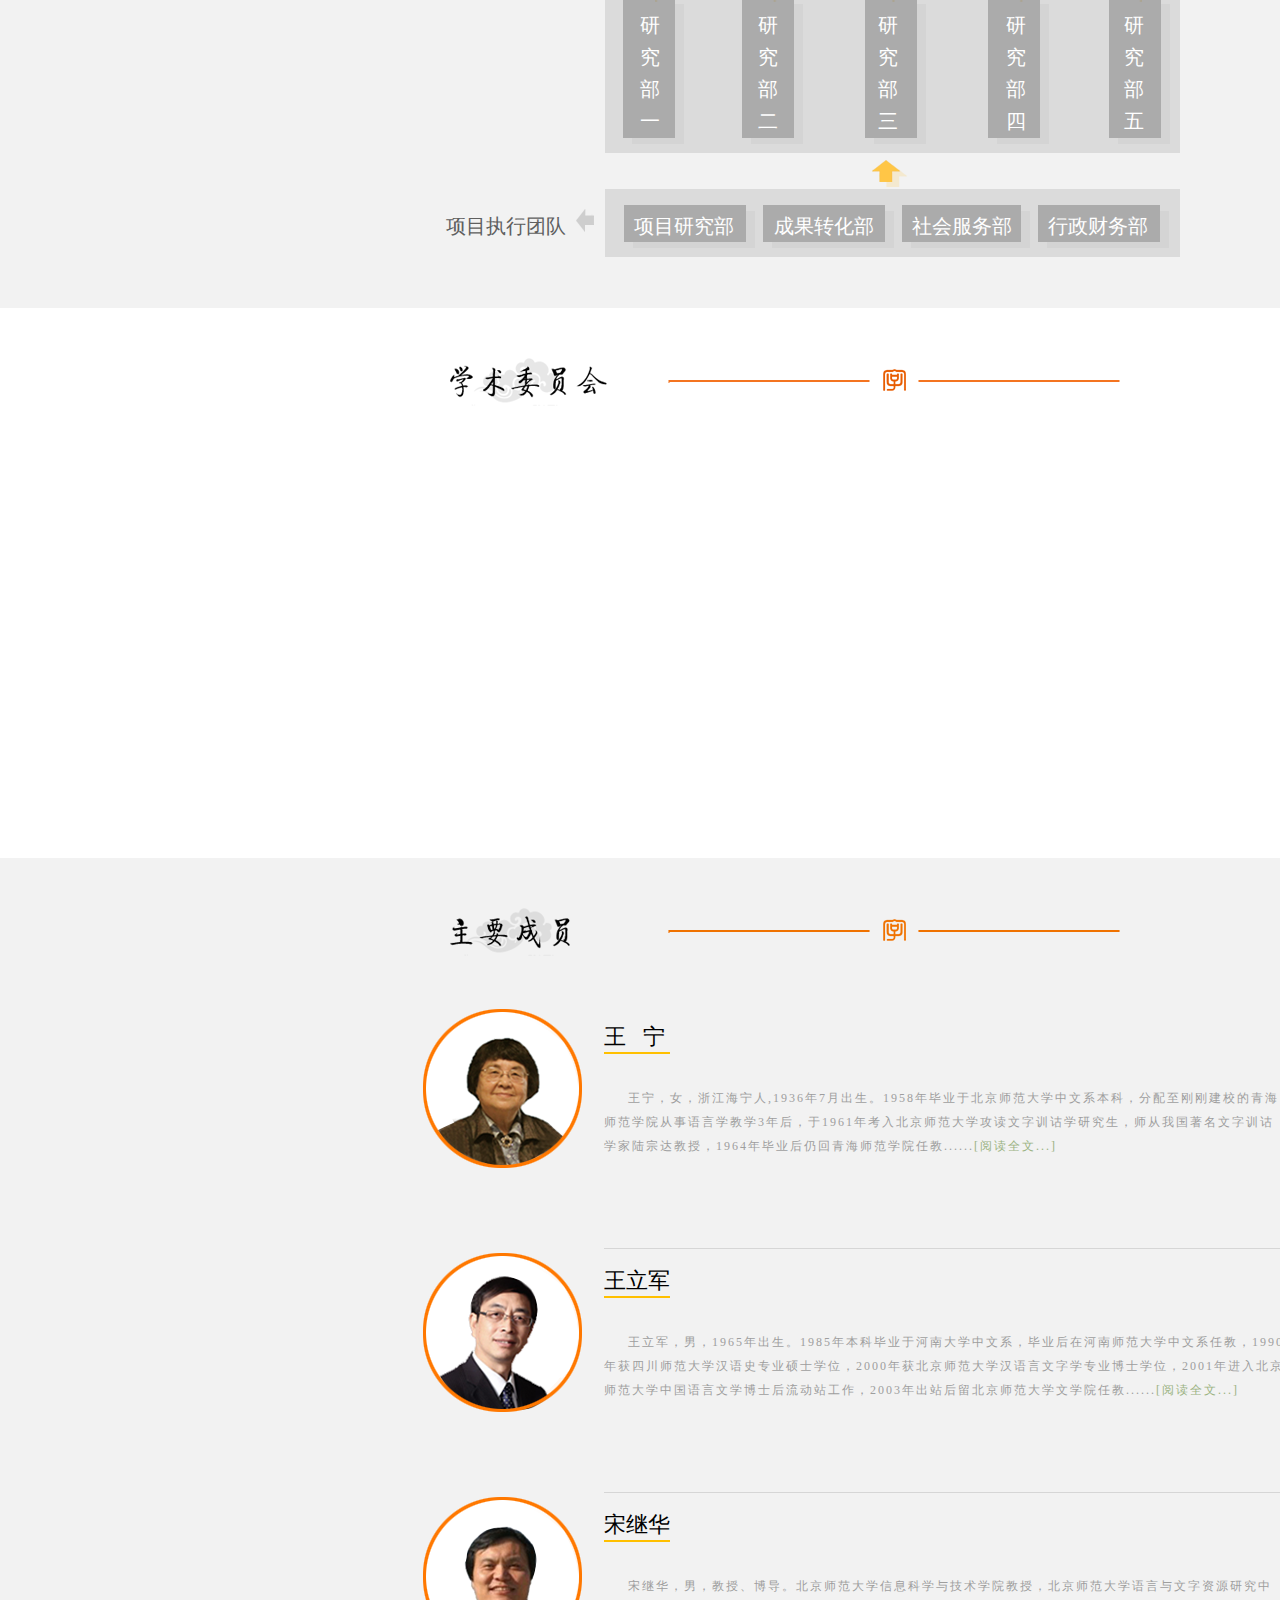
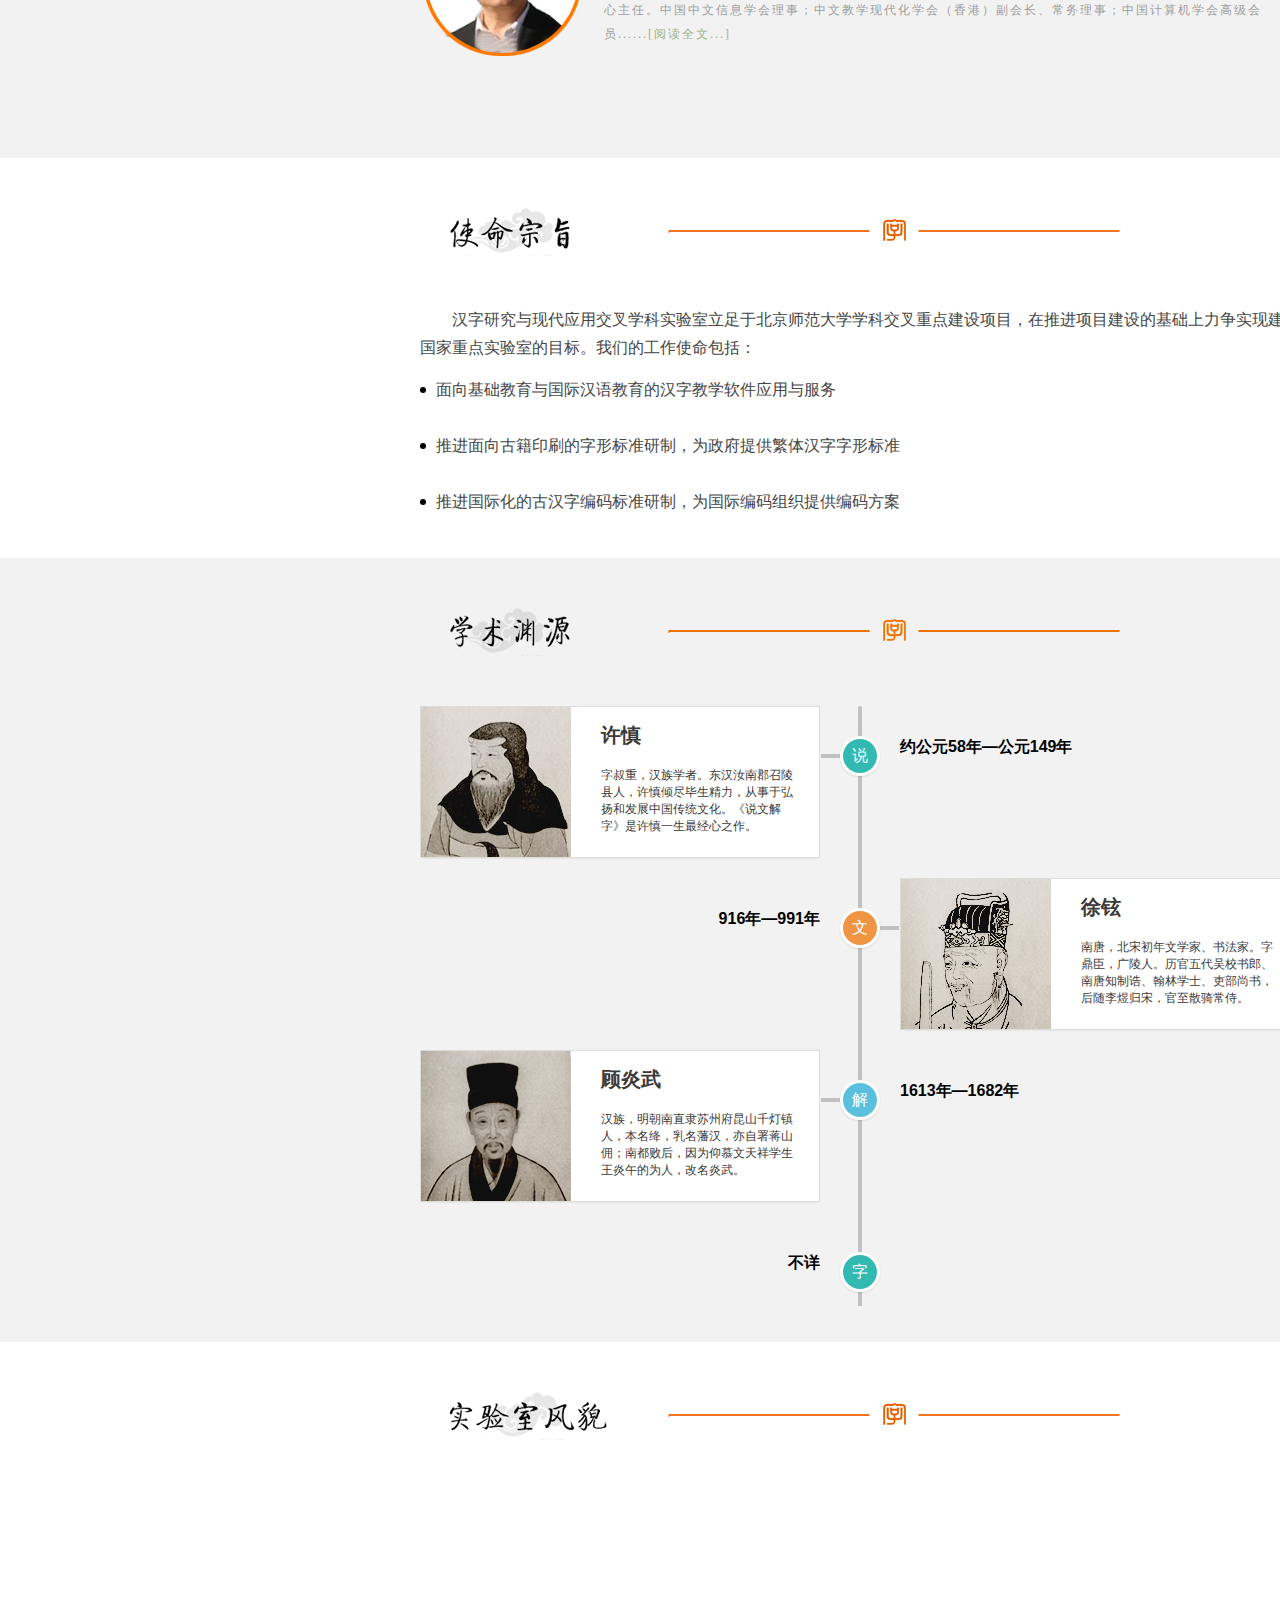
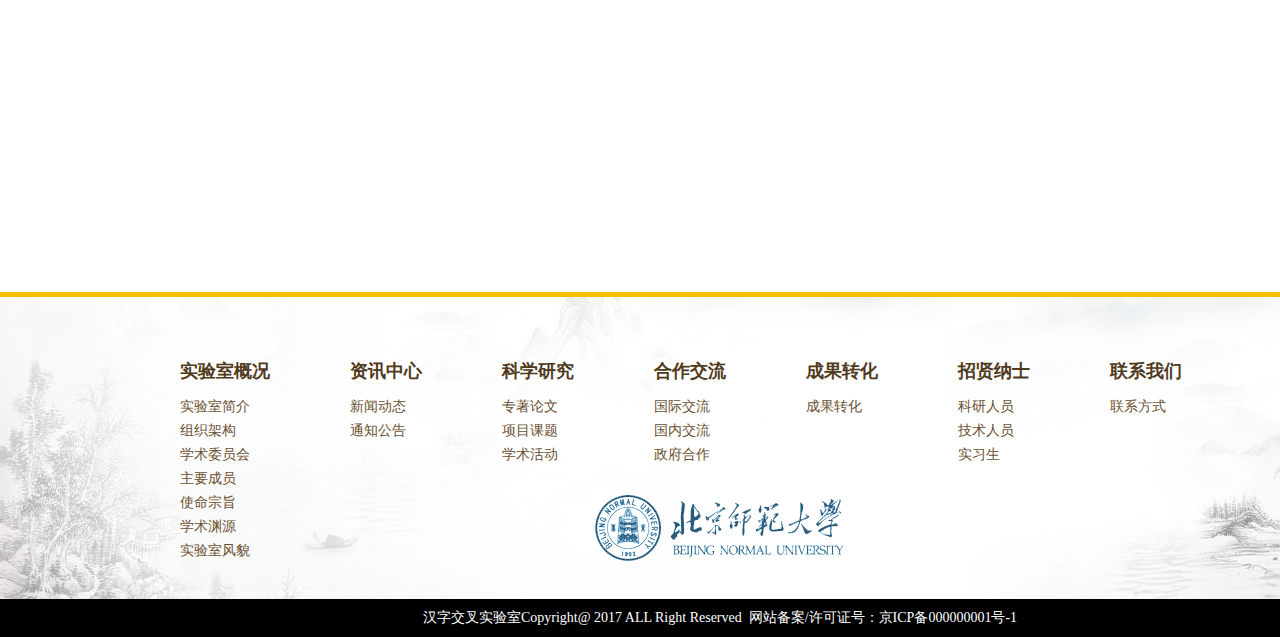
<file: html/labInt.html>
<!DOCTYPE html>
<html lang="en">
    <head>
        <title>汉字研究与现代应用实验室</title>
		<meta charset="utf-8"/>
	    <meta name="format-detection" content="telephone=no"/>
	    <meta name="renderer" content="webkit"/>
	    <meta http-equiv="X-UA-Compatible" content="IE=edge,chrome=1"/>
	    <meta name="viewport" content="width=1440"/>
	    <meta name="keywords" content="汉字研究,交叉学科,实验室,汉字研究与现代应用交叉学科实验室"/>
	    <meta name="description" content="汉字研究与现代应用交叉学科实验室是北京师范大学学科交叉重点建设项目，该实验室依托于具有深厚历史渊源、坚实学术基础的北师范大学文学院和教学、研究实力雄厚的北京师范大学信息科学与技术学院，是集学术科研与社会服务于一体、传统人文学科与现代信息科学相交叉的高层次科研和服务机构。"/>
	    <link rel="stylesheet" href="../css/base.css"/>
	    <link rel="stylesheet" href="../css/common.css"/>
	    <link rel="stylesheet" href="../css/labInt.css"/>
	    <script src="../js/jquery.min.js"></script>
	    <script src="../js/common.js"></script>
	    <script src="../js/common2.js"></script>
	    <script src="../js/jquery.lazyload.min.js"></script>
		<script>
			$(function(){
			    $("img.lazy").lazyload({
			    	threshold : 200,
			    	placeholder:"../images/loading.gif",
			    	effect : "fadeIn",
			    	container:$("#leaderUl")
			    });
			    $("#pwdSpan").hide();
			    var explorer =navigator.userAgent;
			    if (explorer.indexOf("MSIE 8.0") >= 0||explorer.indexOf("MSIE 7.0") >= 0){
			    	$(".culture-con").find("iframe").attr("src","../timeline/index2.html");
			    }
			});
		</script>
	    <!--[if lte IE 9]>
	        <script src="../js/ie9.js"></script>
	    <![endif]-->
	    <!--[if lte IE 8]>
            <style>
                #header .search input{
                    line-height: 23px;
                }
                .mask0{
                    display:block;
                }
            </style>
        <![endif]-->
        <!--[if IE 7]>
        	<style>
				.structure .stru-con ul li.xiangmu{
					margin-top: 65px;
				}
				.structure .stru-con ul li.xiangmu div{
					margin-top: -24px;
				}
        	</style>
        <![endif]-->
    </head>
    <body>
    	<!-- 头部 -->
    	<div id="header">
    		<div class="wrapper clearfix">
    			<a class="logo" title="点击可切换logo">
	                <img src="../images/logo2.png" alt=""/>
	            </a>
	            <img src="../images/logo.png" height="64" width="431" alt="" style="margin-top:20px;float:left"/>
	            <div class="search">
	            	<input id="pwd" type="text" placeholder="建设中..."/>
                    <input id="pwdSpan" type="text" placeholder="建设中...">
	            	<img src="../images/search.png" height="25" width="25" alt=""/>
	            </div>
    		</div>
    	</div>
    	<!-- 头部end -->
    	<!-- 导航条 -->
    	<div id="nav-bar">
    		<ul class="nav">
	            <li><a href="../index.html" class="a1">首页</a></li>
	            <li  style="background-color: #f9be00;"><a href="labInt.html" class="a1" style="color:#3e3c3c;">实验室概况</a>
	            	<dl>
	                    <dd><a href="labInt.html#labInt" class="a2">实验室简介</a></dd>
	                    <dd><a href="labInt.html#structure" class="a2">组织架构</a></dd>
	                    <dd><a href="labInt.html#committee" class="a2">学术委员会</a></dd>
	                    <dd><a href="labInt.html#leader" class="a2">主要成员</a></dd>
	                    <dd><a href="labInt.html#mission" class="a2">使命宗旨</a></dd>
	                    <dd><a href="labInt.html#culture" class="a2">学术渊源</a></dd>
	                    <dd><a href="labInt.html#labView" class="a2">实验室风貌</a></dd>
	                </dl>
	            </li>
	            <li><a href="news.html" class="a1">资讯中心</a>
	            	<dl>
	                    <dd><a href="news.html#hotNews" class="a2">新闻动态</a></dd>
	                    <dd><a href="news.html#notice" class="a2">通知公告</a></dd>
	                </dl>
	            </li>
	            <li><a href="sciAch.html" class="a1">科学研究</a>
	            	<dl>
	                    <dd><a href="sciAch.html#represent" class="a2">专著论文</a></dd>
	                    <dd><a href="sciAch.html#topic" class="a2">项目课题</a></dd>
	                    <dd><a href="sciAch.html#activity" class="a2">学术活动</a></dd>
	                </dl>
	            </li>
	            <li><a href="cooperCommu.html" class="a1">合作交流</a>
	            	<dl>
	                    <dd><a href="cooperCommu.html#international" class="a2">国际交流</a></dd> 
	                    <dd><a href="cooperCommu.html#domestic" class="a2">国内交流</a></dd> 
	                    <dd><a href="cooperCommu.html#goverCooper" class="a2">政府合作</a></dd>                
	                </dl>
	            </li>
	            <li><a href="product.html" class="a1">成果转化</a>
	            </li>
	            <li><a href="talent.html" class="a1">招贤纳士</a>
	            	<dl>
	                    <dd><a href="talent.html#talentInt" class="a2">科研人员</a></dd>  
	                    <dd><a href="talent.html#talentImpor" class="a2">技术人员</a></dd> 
	                    <dd><a href="talent.html#zhaopin" class="a2">实习生</a></dd>  
	                </dl>
	            </li>
	            <li><a href="contactUs.html" class="a1">联系我们</a>
	            	<dl>
	                    <dd><a href="contactUs.html#telephone" class="a2">联系方式</a></dd>               
	                </dl>
	            </li>    
	        </ul>
	        <div class="mask0"></div>
    	</div>	
    	<!-- 导航条end -->
    	<!-- 首图 -->
    	<div class="shoutu-nav"><img src="../images/labInt.jpg" height="400" width="1903" alt=""/></div>
		<!-- 首图end -->
    	<!-- 内容 -->
    	<div class="content">
			<!-- 实验室简介 -->
			<div class="labInt" id="labInt">
				<div class="bgc">
					<!-- 左侧导航 -->
					<ul class="left-nav">
						<li><a href="labInt.html#labInt">实验室简介</a></li>
						<li><a href="labInt.html#structure">组织架构</a></li>
						<li><a href="labInt.html#committee">学术委员会</a></li>
						<li><a href="labInt.html#leader">主要成员</a></li>
						<li><a href="labInt.html#mission">使命宗旨</a></li>
						<li><a href="labInt.html#culture">学术渊源</a></li>
						<li class="last"><a href="labInt.html#labView">实验室风貌</a></li>
					</ul>
					<!-- 左侧导航end -->
					<div class="labInt-con">
						<div class="lab-nav">
							<img src="../images/labInt.png" height="48" width="157" alt="" class="title"/>
							<img src="../images/school.png" height="24" width="452" alt="" class="xiushi"/>
						</div>
						<p> 汉字研究与现代应用交叉学科实验室是北京师范大学学科交叉重点建设项目，该实验室依托于具有深厚历史渊源、坚实学术基础的北师范大学文学院和教学、研究实力雄厚的北京师范大学信息科学与技术学院，是集学术科研与社会服务于一体、传统人文学科与现代信息科学相交叉的高层次科研和服务机构。</p>
						<div class="office"><img src="../images/office.png" alt=""/></div>
					</div>
				</div>	
			</div>
			<!-- 实验室简介end -->
			<!-- 组织架构 -->
			<div class="structure" id="structure">
				<div class="bgc">
					<div class="structure-con">
						<div class="stru-nav">
							<img src="../images/structure0.png" height="48" width="120" alt="" class="title"/>
							<img src="../images/school1.png" height="24" width="452" alt="" class="xiushi"/>
						</div>
						<div class="stru-con">
							<div class="stru-bg"></div>
							<ul>
								<li>学术委员会
									<a href="javascript:;" style="margin-left:280px;color:#fff;">
										学术委员会
									</a>
								</li>
								<li style="margin-top:45px;">指导委员会
									<a href="javascript:;" style="margin-left:272px;color:#fff;">规划小组领导</a>
								</li>
								<li style="margin:58px 0 0 432px;color:#fff;">
									主任
								</li>
								<li style="margin-top:42px;">
									<a href="javascript:;" style="margin-left:218px;color:#fff;">
										副主任
									</a>
									<a href="javascript:;" style="margin-left:324px;color:#fff;">
										副主任
									</a>
								</li>
								<li style="margin-top:30px;">核心研究团队</li>
								<li class="yanjiu clearfix">
									<div href="javascript:;" style="margin-left:194px;">研究部一</div>
									<div href="javascript:;" style="margin-left:98px;">研究部二</div>
									<div href="javascript:;" style="margin-left:100px;">研究部三</div>
									<div href="javascript:;" style="margin-left:108px;">研究部四</div>
									<div href="javascript:;" style="margin-left:98px;">研究部五</div>
								</li>
								<li class="xiangmu clearfix">项目执行团队
									<div href="javascript:;" style="margin-right:32px;color:#fff;">行政财务部</div>
									<div href="javascript:;" style="margin-right:36px;color:#fff;">社会服务部</div>
									<div href="javascript:;" style="margin-right:38px;color:#fff;">成果转化部</div>
									<div href="javascript:;" style="margin-right:40px;color:#fff;">项目研究部</div>
								</li>
							</ul>
						</div>
					</div>
				</div>
			</div>
			<!-- 组织架构end -->
			<!-- 学术委员会 -->
			<div class="committee" id="committee">
				<div class="bgc">
					<div class="committee-con">
						<div class="commi-nav">
							<img src="../images/committee.png" height="48" width="157" alt="" class="title"/>
							<img src="../images/school.png" height="24" width="452" alt="" class="xiushi"/>
						</div>
					</div>
				</div>	
			</div>
			<!-- 学术委员会end -->
			<!-- 主要成员 -->
			<div class="leader" id="leader">
				<div class="bgc">
					<div class="leader-con">
						<div class="leader-nav">
							<img src="../images/leader.png" height="48" width="120" alt="" class="title"/>
							<img src="../images/school1.png" height="24" width="452" alt="" class="xiushi"/>
						</div>
						<ul id="leaderUl">
							<li class="clearfix">
								<img class="lazy" data-original="../images/wangning.png" height="165" width="165" alt=""/>
								<div>
									<a href="leader.html#wangning" class="name" target="_blank">王&nbsp;&nbsp;&nbsp;宁</a>
									<p>王宁，女，浙江海宁人,1936年7月出生。1958年毕业于北京师范大学中文系本科，分配至刚刚建校的青海师范学院从事语言学教学3年后，于1961年考入北京师范大学攻读文字训诂学研究生，师从我国著名文字训诂学家陆宗达教授，1964年毕业后仍回青海师范学院任教......<a href="leader.html#wangning" target="_blank">[阅读全文...]</a></p>
								</div>
							</li>
							<li class="clearfix">
								<img class="lazy" data-original="../images/wanglijun.png" height="165" width="165" alt=""/>
								<div>
									<a href="leader.html#wanglijun" class="name" target="_blank">王立军</a>
									<p>王立军，男，1965年出生。1985年本科毕业于河南大学中文系，毕业后在河南师范大学中文系任教，1990年获四川师范大学汉语史专业硕士学位，2000年获北京师范大学汉语言文字学专业博士学位，2001年进入北京师范大学中国语言文学博士后流动站工作，2003年出站后留北京师范大学文学院任教......<a href="leader.html#wanglijun" target="_blank">[阅读全文...]</a></p>
								</div>
							</li>
							<li class="clearfix">
								<img class="lazy" data-original="../images/songjihua.png" height="165" width="165" alt=""/>
								<div>
									<a href="leader.html#songjihua" class="name" target="_blank">宋继华</a>
									<p>宋继华，男，教授、博导。北京师范大学信息科学与技术学院教授，北京师范大学语言与文字资源研究中心主任。中国中文信息学会理事；中文教学现代化学会（香港）副会长、常务理事；中国计算机学会高级会员......<a href="leader.html#songjihua" target="_blank">[阅读全文...]</a></p>
								</div>
							</li>
							<li class="clearfix">
								<img class="lazy" data-original="../images/qiyuantao.png" height="165" width="165" alt=""/>
								<div>
									<a href="leader.html#qiyuantao" class="name" target="_blank">齐元涛</a>
									<p>齐元涛，1970年生，山东淄博人，北京师范大学文学院教授，教育部民俗典籍文字研究中心研究员，汉语言文字学专业博士生导师，教育部新世纪优秀人才。1992-1998年师从王宁教授，获博士学位，2006-2007年美国哈佛大学访问学者......<a href="leader.html#qiyuantao" target="_blank">[阅读全文...]</a></p>
								</div>
							</li>
							<li class="clearfix">
								<img class="lazy" data-original="../images/bushixia.png" height="165" width="165" alt=""/>
								<div>
									<a href="leader.html#bushixia" class="name" target="_blank">卜师霞</a>
									<p>卜师霞，女，1974年出生，吉林梨树人。2004年至2007年就读于北京师范大学，获得博士学位，师从王宁教授，毕业后留校任教。主要研究方向为训诂学、词汇语义学。现为北京师范大学文学院副教授，硕士生导师......<a href="leader.html#bushixia" target="_blank">[阅读全文...]</a></p>
								</div>
							</li>
							<li class="clearfix">
								<img class="lazy" data-original="../images/linglijun.png" height="165" width="165" alt=""/>
								<div>
									<a href="leader.html#linglijun" class="name" target="_blank">凌丽君</a>
									<p>凌丽君，女，1978年出生，江苏常熟人。1997年至2007年就读于北京师范大学，先后获得学士、硕士、博士学位，师从易敏教授、王宁教授，毕业后留校任教。主要研究方向为训诂学、文字学。现为北京师范大学文学院副教授，硕士生导师......<a href="leader.html#linglijun" target="_blank">[阅读全文...]</a></p>
								</div>
							</li>
							<li class="clearfix">
								<img class="lazy" data-original="../images/hujiajia.png" height="165" width="165" alt=""/>
								<div>
									<a href="leader.html#hujiajia" class="name" target="_blank">胡佳佳</a>
									<p>2012年7月任北京师范大学文学院讲师。研究方向：中文信息处理，计算语言学，语言网络分析。2010年6月至2012年6月获得北京航空航天大学计算机学院博士后。合作导师：赵沁平教授。研究报告：汉字构形系统的网络分析......<a href="leader.html#hujiajia" target="_blank">[阅读全文...]</a></p>
								</div>
							</li>
							<li class="clearfix">
								<img class="lazy" data-original="../images/mengzhuo.png" height="165" width="165" alt=""/>
								<div>
									<a href="leader.html#mengzhuo" class="name" target="_blank">孟&nbsp;&nbsp;&nbsp;琢</a>
									<p>孟 琢，男，北京市人。北京师范大学文学院讲师，文学博士、硕士导师，从事训诂学、《说文》学、章太炎黄侃学术研究。自本科以来，就读于北京师范大学文学院，师从王宁先生，博士论文题为《<说文解字>经学渊源考论》，获2012年北京市优秀博士论文奖，2013年全国优秀博士论文提名奖......<a href="leader.html#mengzhuo" target="_blank">[阅读全文...]</a></p>
								</div>
							</li>
							<li class="clearfix">
								<img class="lazy" data-original="../images/keyonghong.png" height="165" width="165" alt=""/>
								<div>
									<a href="leader.html#keyonghong" class="name" target="_blank">柯永红</a>
									<p>柯永红，北京师范大学文学院助理研究员，文学博士，研究领域为汉语言文字学、中文信息处理。......<a href="leader.html#keyonghong" target="_blank">[阅读全文...]</a></p>
								</div>
							</li>
							<li class="clearfix">
								<img class="lazy" data-original="../images/pengweiming.png" height="165" width="165" alt=""/>
								<div>
									<a href="leader.html#pengweiming" class="name" target="_blank">彭炜明</a>
									<p>彭炜明，男，1985年2月生，北京师范大学信息科学与技术学院讲师，主要研究方向为中文信息处理和句本位语法。先后就读于天津大学、北京师范大学，获计算机应用技术专业学士、硕士学位，汉语言文字学专业博士学位，拥有丰富的文理学科交叉研究经历......<a href="leader.html#pengweiming" target="_blank">[阅读全文...]</a></p>
								</div>
							</li>
							<li class="clearfix">
								<img class="lazy" data-original="../images/dongjingchen.png" height="165" width="165" alt=""/>
								<div class="last">
									<a href="leader.html#dongjingchen" class="name" target="_blank">董婧宸</a>
									<p>董婧宸，女，1988年6月生。2006年考入北京师范大学文学院，2010年获文学学士学位。2010年起，师从王宁先生，学习以《说文》学为中心的传统语言文字学，先后于2013年获文学硕士学位，2016年获文学博士学位......<a href="leader.html#dongjingchen" target="_blank">[阅读全文...]</a></p>
								</div>
							</li>
						</ul>
					</div>
				</div>
			</div>
			<!-- 主要成员end -->
			<!-- 使命宗旨 -->
			<div class="mission" id="mission">
				<div class="bgc">
					<div class="mission-con">
						<div class="mission-nav">
							<img src="../images/mission.png" height="48" width="120" alt="" class="title"/>
							<img src="../images/school.png" height="24" width="452" alt="" class="xiushi"/>
						</div>
						<div class="mis-con">
							<p style="line-height:28px;text-indent:2em;">汉字研究与现代应用交叉学科实验室立足于北京师范大学学科交叉重点建设项目，在推进项目建设的基础上力争实现建成国家重点实验室的目标。我们的工作使命包括：</p>
							<p><span></span>面向基础教育与国际汉语教育的汉字教学软件应用与服务</p>
							<p><span></span>推进面向古籍印刷的字形标准研制，为政府提供繁体汉字字形标准</p>
							<p><span></span>推进国际化的古汉字编码标准研制，为国际编码组织提供编码方案</p>
						</div>
					</div>
				</div>
			</div>
			<!-- 使命宗旨end -->
			<!-- 学术渊源 -->
			<div class="culture" id="culture">
				<div class="bgc">
					<div class="culture-con">
						<div class="culture-nav">
							<img src="../images/culture.png" height="48" width="120" alt="" class="title"/>
							<img src="../images/school1.png" height="24" width="452" alt="" class="xiushi"/>
						</div>	
						<iframe src="../timeline/index.html" frameborder="0" ></iframe>
					</div>
				</div>
			</div>
			<!-- 学术渊源end -->
			<!-- 实验室风貌 -->
			<div class="labView" id="labView">
				<div class="bgc">
					<div class="labView-con">
						<div class="labView-nav">
							<img src="../images/labView.png" height="48" width="157" alt="" class="title"/>
							<img src="../images/school.png" height="24" width="452" alt="" class="xiushi"/>
						</div>
					</div>
				</div>
			</div>
			<!-- 实验室风貌end -->
		</div>
    	<!-- 内容end -->
    	<!-- 底部 -->
    	<div class="footer">
			<div class="footer-nav clearfix">
				<ul>
					<li><a href="labInt.html">实验室概况</a></li>
					<li><a href="labInt.html#labInt">实验室简介</a></li>
					<li><a href="labInt.html#structure">组织架构</a></li>
					<li><a href="labInt.html#committee">学术委员会</a></li>
					<li><a href="labInt.html#leader">主要成员</a></li>
					<li><a href="labInt.html#mission">使命宗旨</a></li>
					<li><a href="labInt.html#culture">学术渊源</a></li>
					<li><a href="labInt.html#labView">实验室风貌</a></li>
				</ul>
				<ul>
					<li><a href="news.html">资讯中心</a></li>
					<li><a href="news.html#hotNews">新闻动态</a></li>
					<li><a href="news.html#notice">通知公告</a></li>
				</ul>
				<ul>
					<li><a href="sciAch.html">科学研究</a></li>
					<li><a href="sciAch.html#represent">专著论文</a></li>
					<li><a href="sciAch.html#topic">项目课题</a></li>
					<li><a href="sciAch.html#activity">学术活动</a></li>
				</ul>
				<ul>
					<li><a href="cooperCommu.html">合作交流</a></li>
					<li><a href="cooperCommu.html#international">国际交流</a></li>
					<li><a href="cooperCommu.html#domestic">国内交流</a></li>
					<li><a href="cooperCommu.html#goverCooper">政府合作</a></li>
				</ul>
				<ul>
					<li><a href="product.html">成果转化</a></li>
					<li><a href="product.html">成果转化</a></li>
				</ul>
				<ul>
					<li><a href="talent.html">招贤纳士</a></li>
					<li><a href="talent.html#talentInt">科研人员</a></li>
					<li><a href="talent.html#talentImpor">技术人员</a></li>
					<li><a href="talent.html#zhaopin">实习生</a></li>
				</ul>
				<ul>
					<li><a href="contactUs.html">联系我们</a></li>
					<li><a href="contactUs.html#telephone">联系方式</a></li>
				</ul>
			</div>
			<div class="bsd">
				<p>汉字交叉实验室Copyright@ 2017 ALL Right Reserved &nbsp;网站备案/许可证号：京ICP备000000001号-1</p>
			</div>
			<img src="../images/bsd.png" height="78" width="256" alt=""/>
		</div>
    	<!-- 底部end -->
    </body>
    <script src="../js/backtop.js"></script>
</html>
</file>
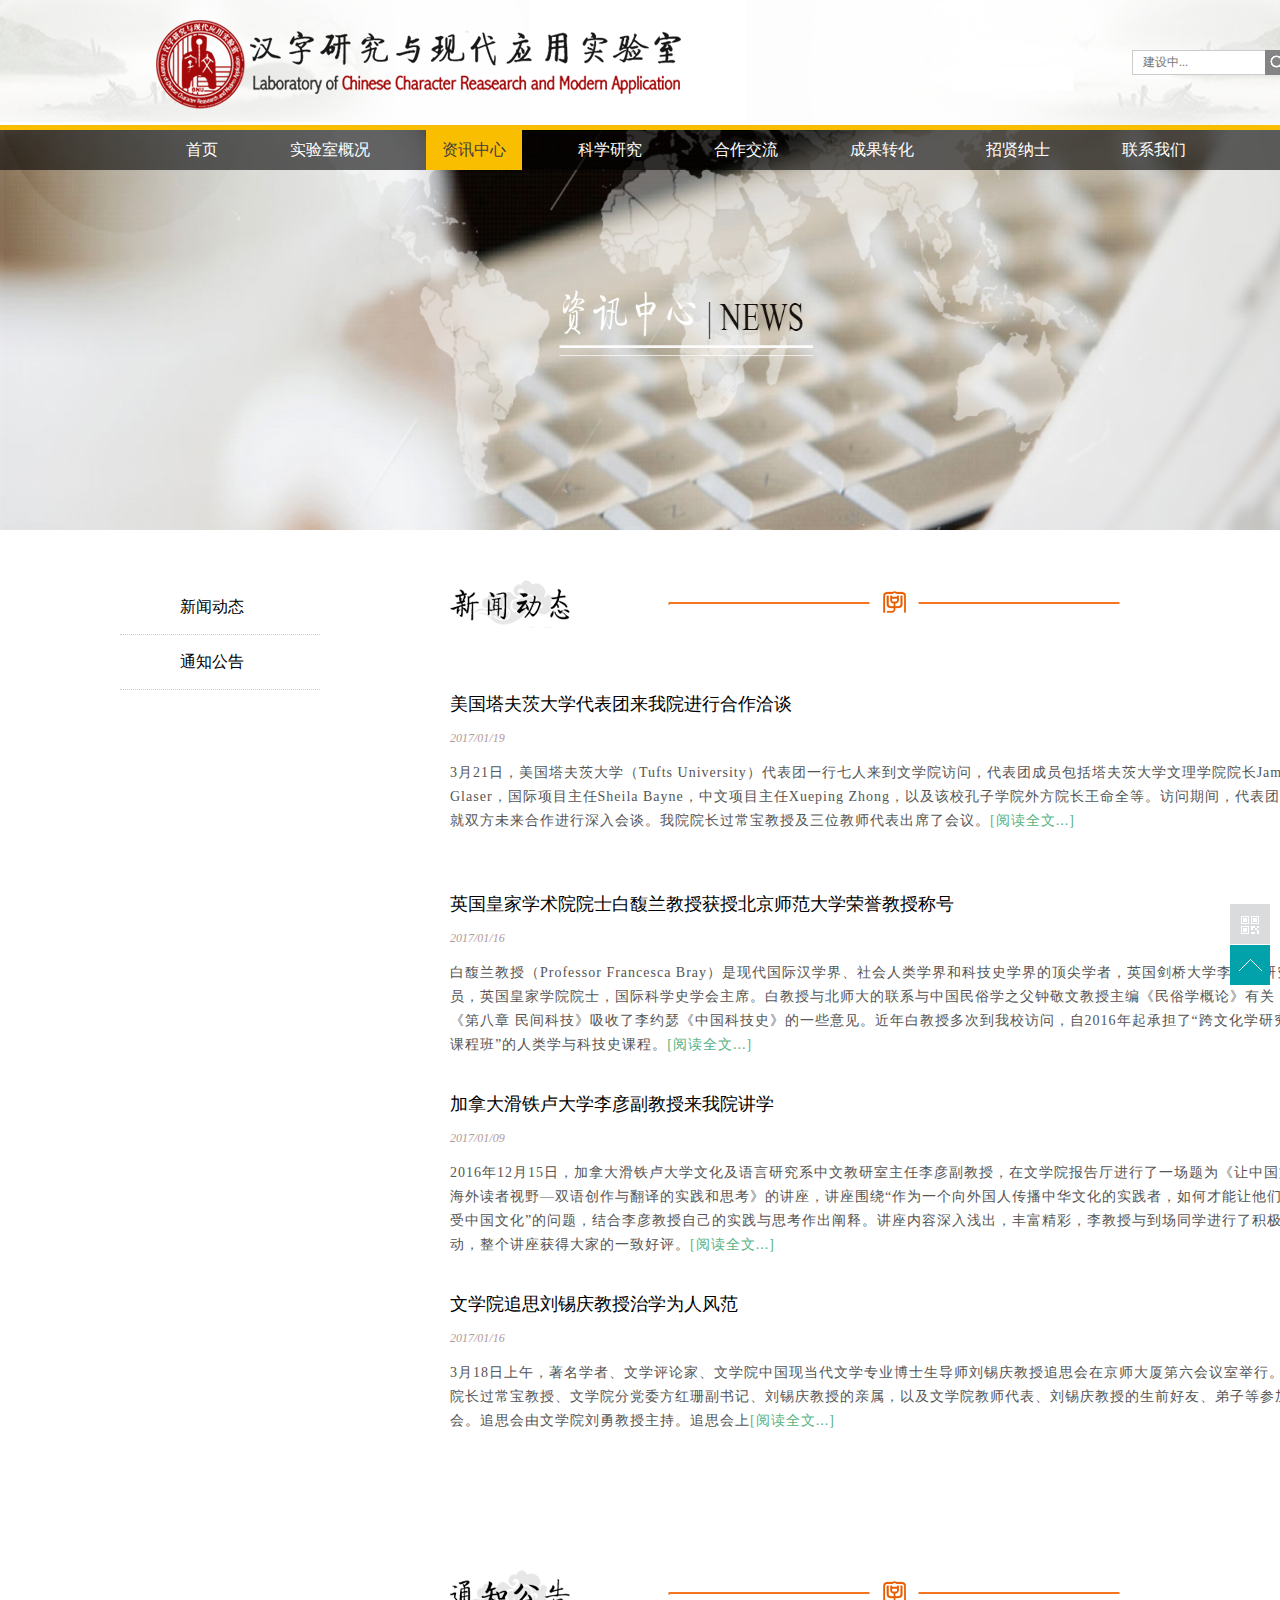
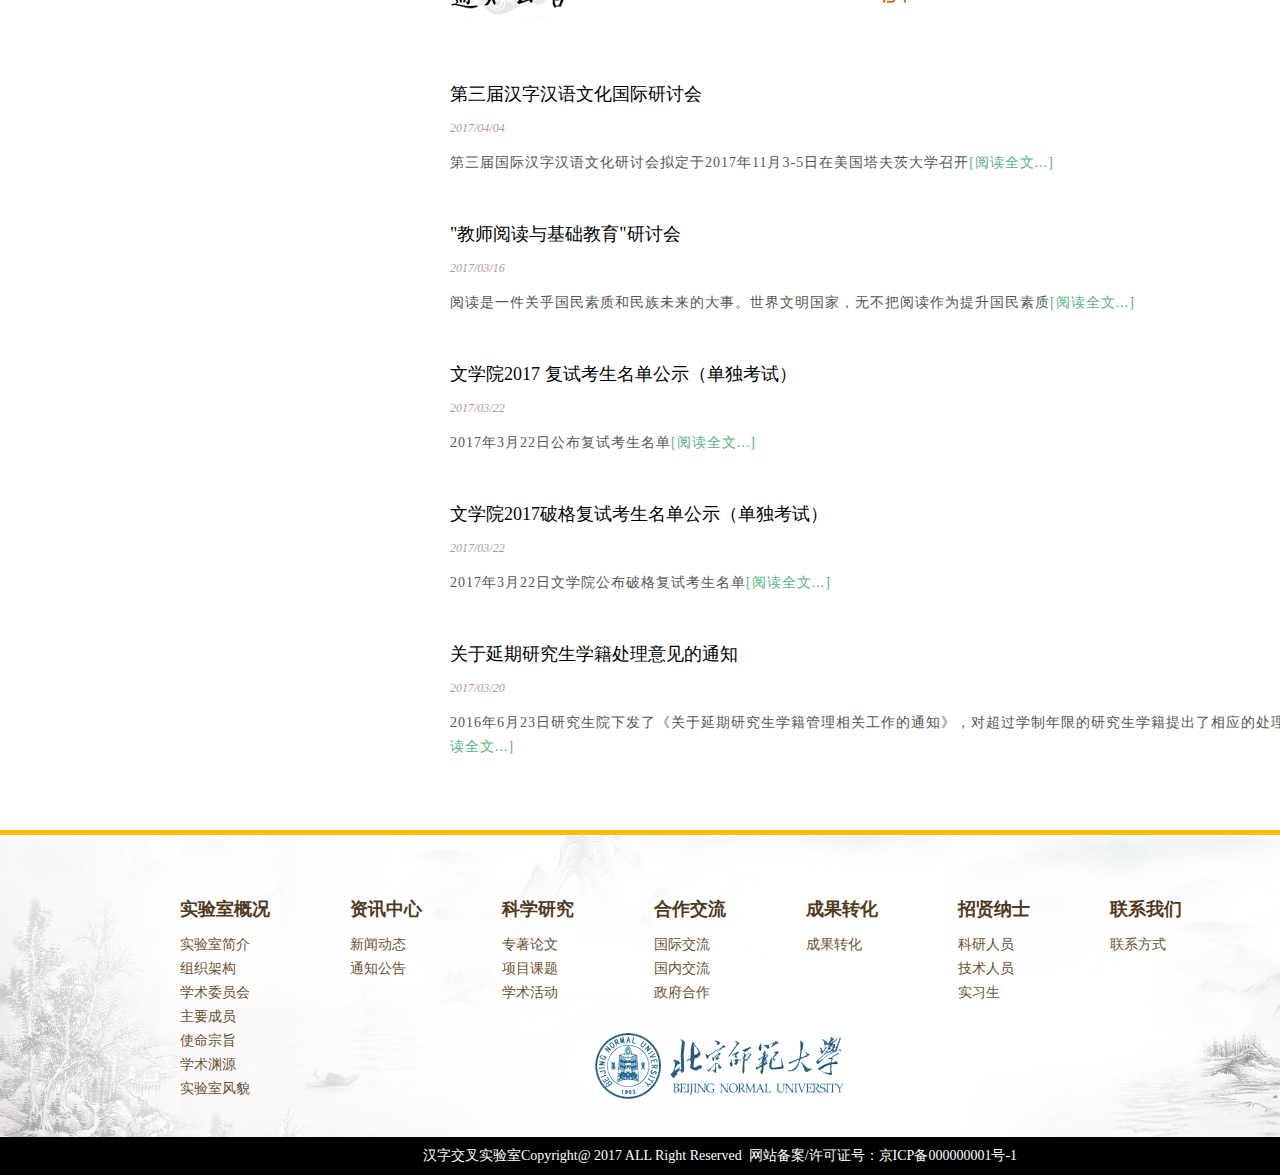
<file: html/news.html>
<!DOCTYPE html>
<html lang="en">
    <head>
        <title>汉字研究与现代应用实验室</title>
		<meta charset="utf-8"/>
	    <meta name="format-detection" content="telephone=no"/>
	    <meta name="renderer" content="webkit"/>
	    <meta http-equiv="X-UA-Compatible" content="IE=edge,chrome=1"/>
	    <meta name="viewport" content="width=1440"/>
	    <meta name="keywords" content="汉字研究,交叉学科,实验室,汉字研究与现代应用交叉学科实验室"/>
	    <meta name="description" content="汉字研究与现代应用交叉学科实验室是北京师范大学学科交叉重点建设项目，该实验室依托于具有深厚历史渊源、坚实学术基础的北师范大学文学院和教学、研究实力雄厚的北京师范大学信息科学与技术学院，是集学术科研与社会服务于一体、传统人文学科与现代信息科学相交叉的高层次科研和服务机构。"/>
	    <link rel="stylesheet" href="../css/base.css"/>
	    <link rel="stylesheet" href="../css/common.css"/>
	    <link rel="stylesheet" href="../css/news.css"/>
	    <script src="../js/jquery.min.js"></script>
	    <script src="../js/common.js"></script>
	    <script src="../js/common2.js"></script>
	    <script src="../js/jquery.lazyload.min.js"></script>
		<script>
			$(function(){
			    $("img.lazy").lazyload({
			    	threshold : 200,
			    	placeholder:"../images/loading.gif",
			    	effect : "fadeIn",
			    	container:$("#leaderUl")
			    });
			    $("#pwdSpan").hide();
			});
		</script>
	    <!--[if lte IE 9]>
	        <script src="../js/ie9.js"></script>
	    <![endif]-->
	    <!--[if lte IE 8]>
            <style>
                #header .search input{
                    line-height: 23px;
                }
                .mask0{
                    display:block;
                }
            </style>
        <![endif]-->
    </head>
    <body>
    	<!-- 头部 -->
    	<div id="header">
    		<div class="wrapper">
    			<a class="logo" title="点击可切换logo">
	                <img src="../images/logo2.png" alt=""/>
	            </a>
	            <img src="../images/logo.png" height="64" width="431" alt="" style="margin-top:20px;float:left;"/>
	            <div class="search">
	            	<input id="pwd" type="text" placeholder="建设中..."/>
                    <input id="pwdSpan" type="text" placeholder="建设中...">
	            	<img src="../images/search.png" height="25" width="25" alt=""/>
	            </div>
    		</div>
    	</div>
    	<!-- 头部end -->
    	<!-- 导航条 -->
    	<div id="nav-bar">
    		<ul class="nav">
	            <li><a href="../index.html" class="a1">首页</a></li>
	            <li><a href="labInt.html" class="a1">实验室概况</a>
	            	<dl>
	                    <dd><a href="labInt.html#labInt" class="a2">实验室简介</a></dd>
	                    <dd><a href="labInt.html#structure" class="a2">组织架构</a></dd>
	                    <dd><a href="labInt.html#committee" class="a2">学术委员会</a></dd>
	                    <dd><a href="labInt.html#leader" class="a2">主要成员</a></dd>
	                    <dd><a href="labInt.html#mission" class="a2">使命宗旨</a></dd>
	                    <dd><a href="labInt.html#culture" class="a2">学术渊源</a></dd>
	                    <dd><a href="labInt.html#labView" class="a2">实验室风貌</a></dd>
	                </dl>
	            </li>
	            <li style="background-color: #f9be00;"><a href="news.html" class="a1" style="color:#3e3c3c;">资讯中心</a>
	            	<dl>
	                    <dd><a href="news.html#hotNews" class="a2">新闻动态</a></dd>
	                    <dd><a href="news.html#notice" class="a2">通知公告</a></dd>
	                </dl>
	            </li>
	            <li><a href="sciAch.html" class="a1">科学研究</a>
	            	<dl>
	                    <dd><a href="sciAch.html#represent" class="a2">专著论文</a></dd>
	                    <dd><a href="sciAch.html#topic" class="a2">项目课题</a></dd>
	                    <dd><a href="sciAch.html#activity" class="a2">学术活动</a></dd>
	                </dl>
	            </li>
	            <li><a href="cooperCommu.html" class="a1">合作交流</a>
	            	<dl>
	                    <dd><a href="cooperCommu.html#international" class="a2">国际交流</a></dd> 
	                    <dd><a href="cooperCommu.html#domestic" class="a2">国内交流</a></dd> 
	                    <dd><a href="cooperCommu.html#goverCooper" class="a2">政府合作</a></dd>                
	                </dl>
	            </li>
	            <li><a href="product.html" class="a1">成果转化</a>
	            </li>
	            <li><a href="talent.html" class="a1">招贤纳士</a>
	            	<dl>
	                    <dd><a href="talent.html#talentInt" class="a2">科研人员</a></dd>  
	                    <dd><a href="talent.html#talentImpor" class="a2">技术人员</a></dd> 
	                    <dd><a href="talent.html#zhaopin" class="a2">实习生</a></dd>  
	                </dl>
	            </li>
	            <li><a href="contactUs.html" class="a1">联系我们</a>
	            	<dl>
	                    <dd><a href="contactUs.html#telephone" class="a2">联系方式</a></dd>               
	                </dl>
	            </li>    
	        </ul>
	        <div class="mask0"></div>
    	</div>	
    	<!-- 导航条end -->
    	<!-- 首图 -->
    	<div class="shoutu-nav"><img src="../images/news.jpg" height="400" width="1903" alt=""/></div>
		<!-- 首图end -->
    	<!-- 内容 -->
    	<div class="content">
			<!-- 新闻动态 -->
			<div class="hotNews" id="hotNews">
				<div class="bgc">
					<!-- 左侧导航 -->
					<ul class="left-nav">
						<li><a href="news.html#hotNews">新闻动态</a></li>
						<li><a href="news.html#notice">通知公告</a></li>
					</ul>
					<!-- 左侧导航end -->
					<div class="hotNews-con">
						<div class="hotNews-nav">
							<img src="../images/news.png" height="48" width="120" alt="" class="title"/>
							<img src="../images/school.png" height="24" width="452" alt="" class="xiushi"/>
						</div>
						<ul>
							<li>
								<a class="title" href="newsDetail.html#news1" target="_blank">美国塔夫茨大学代表团来我院进行合作洽谈</a><br>
								<span>2017/01/19</span><br>
								<p>3月21日，美国塔夫茨大学（Tufts University）代表团一行七人来到文学院访问，代表团成员包括塔夫茨大学文理学院院长James Glaser，国际项目主任Sheila Bayne，中文项目主任Xueping Zhong，以及该校孔子学院外方院长王命全等。访问期间，代表团与我院就双方未来合作进行深入会谈。我院院长过常宝教授及三位教师代表出席了会议。<a href="newsDetail.html#news1" target="_blank">[阅读全文...]</a></p>
							</li>
							<li>
								<a class="title" href="newsDetail.html#news4" target="_blank">英国皇家学术院院士白馥兰教授获授北京师范大学荣誉教授称号</a><br>
								<span>2017/01/16</span><br>
								<p>白馥兰教授（Professor Francesca Bray）是现代国际汉学界、社会人类学界和科技史学界的顶尖学者，英国剑桥大学李约瑟研究所成员，英国皇家学院院士，国际科学史学会主席。白教授与北师大的联系与中国民俗学之父钟敬文教授主编《民俗学概论》有关，书中《第八章 民间科技》吸收了李约瑟《中国科技史》的一些意见。近年白教授多次到我校访问，自2016年起承担了“跨文化学研究生国际课程班”的人类学与科技史课程。<a href="newsDetail.html#news4" target="_blank">[阅读全文...]</a></p>
							</li>
							<li>
								<a class="title" href="newsDetail.html#news5" target="_blank">加拿大滑铁卢大学李彦副教授来我院讲学</a><br>
								<span>2017/01/09</span><br>
								<p>2016年12月15日，加拿大滑铁卢大学文化及语言研究系中文教研室主任李彦副教授，在文学院报告厅进行了一场题为《让中国文学进入海外读者视野—双语创作与翻译的实践和思考》的讲座，讲座围绕“作为一个向外国人传播中华文化的实践者，如何才能让他们更好接受中国文化”的问题，结合李彦教授自己的实践与思考作出阐释。讲座内容深入浅出，丰富精彩，李教授与到场同学进行了积极的互动，整个讲座获得大家的一致好评。<a href="newsDetail.html#news5" target="_blank">[阅读全文...]</a></p>
							</li>
							<li>
								<a class="title" href="newsDetail.html#news6" target="_blank">文学院追思刘锡庆教授治学为人风范</a><br>
								<span>2017/01/16</span><br>
								<p>3月18日上午，著名学者、文学评论家、文学院中国现当代文学专业博士生导师刘锡庆教授追思会在京师大厦第六会议室举行。文学院院长过常宝教授、文学院分党委方红珊副书记、刘锡庆教授的亲属，以及文学院教师代表、刘锡庆教授的生前好友、弟子等参加了追思会。追思会由文学院刘勇教授主持。追思会上<a href="newsDetail.html#news6" target="_blank">[阅读全文...]</a></p>
							</li>
						</ul>
					</div>
				</div>	
			</div>
			<!-- 新闻动态end -->
			<!-- 通知公告 -->
			<div class="notice" id="notice">
				<div class="bgc">
					<div class="notice-con" style="height:860px;">
						<div class="notice-nav">
							<img src="../images/notice.png" height="48" width="120" alt="" class="title"/>
							<img src="../images/school.png" height="24" width="452" alt="" class="xiushi"/>
						</div>
						<ul>
							<li>
								<a class="title" href="http://wxy.bnu.edu.cn/xygg/2017gg/141288.html" target="_blank">第三届汉字汉语文化国际研讨会</a><br>
								<span>2017/04/04</span><br>
								<p>第三届国际汉字汉语文化研讨会拟定于2017年11月3-5日在美国塔夫茨大学召开<a href="http://wxy.bnu.edu.cn/xygg/2017gg/141288.html" target="_blank">[阅读全文...]</a></p>
							</li>
							<li>
								<a class="title" href="http://d.xiumi.us/stage/v5/2kBDL/37015118?from=timeline&isappinstalled=0#/" target="_blank">"教师阅读与基础教育"研讨会</a><br>
								<span>2017/03/16</span><br>
								<p>阅读是一件关乎国民素质和民族未来的大事。世界文明国家，无不把阅读作为提升国民素质<a href="http://d.xiumi.us/stage/v5/2kBDL/37015118?from=timeline&isappinstalled=0#/" target="_blank">[阅读全文...]</a></p>
							</li>
							<li>
								<a class="title" href="http://wxy.bnu.edu.cn/zsjy/ssyjs/140888.html" target="_blank">文学院2017 复试考生名单公示（单独考试）</a><br>
								<span>2017/03/22</span><br>
								<p>2017年3月22日公布复试考生名单<a href="http://wxy.bnu.edu.cn/zsjy/ssyjs/140888.html" target="_blank">[阅读全文...]</a></p>
							</li>
							<li>
								<a class="title" href="http://wxy.bnu.edu.cn/zsjy/ssyjs/140886.html" target="_blank">文学院2017破格复试考生名单公示（单独考试）</a><br>
								<span>2017/03/22</span><br>
								<p>2017年3月22日文学院公布破格复试考生名单<a href="http://wxy.bnu.edu.cn/zsjy/ssyjs/140886.html" target="_blank">[阅读全文...]</a></p>
							</li>
							<li>
								<a class="title" href="http://wxy.bnu.edu.cn/rcpy/yjsjx/bsyjsjx/140828.html" target="_blank">关于延期研究生学籍处理意见的通知</a><br>
								<span>2017/03/20</span><br>
								<p>2016年6月23日研究生院下发了《关于延期研究生学籍管理相关工作的通知》，对超过学制年限的研究生学籍提出了相应的处理意见<a href="http://wxy.bnu.edu.cn/rcpy/yjsjx/bsyjsjx/140828.html" target="_blank">[阅读全文...]</a></p>
							</li>
						</ul>
					</div>
				</div>
			</div>
			<!-- 通知公告end -->
		</div>
    	<!-- 内容end -->
    	<!-- 底部 -->
    	<div class="footer">
			<div class="footer-nav clearfix">
				<ul>
					<li><a href="labInt.html">实验室概况</a></li>
					<li><a href="labInt.html#labInt">实验室简介</a></li>
					<li><a href="labInt.html#structure">组织架构</a></li>
					<li><a href="labInt.html#committee">学术委员会</a></li>
					<li><a href="labInt.html#leader">主要成员</a></li>
					<li><a href="labInt.html#mission">使命宗旨</a></li>
					<li><a href="labInt.html#culture">学术渊源</a></li>
					<li><a href="labInt.html#labView">实验室风貌</a></li>
				</ul>
				<ul>
					<li><a href="news.html">资讯中心</a></li>
					<li><a href="news.html#hotNews">新闻动态</a></li>
					<li><a href="news.html#notice">通知公告</a></li>
				</ul>
				<ul>
					<li><a href="sciAch.html">科学研究</a></li>
					<li><a href="sciAch.html#represent">专著论文</a></li>
					<li><a href="sciAch.html#topic">项目课题</a></li>
					<li><a href="sciAch.html#activity">学术活动</a></li>
				</ul>
				<ul>
					<li><a href="cooperCommu.html">合作交流</a></li>
					<li><a href="cooperCommu.html#international">国际交流</a></li>
					<li><a href="cooperCommu.html#domestic">国内交流</a></li>
					<li><a href="cooperCommu.html#goverCooper">政府合作</a></li>
				</ul>
				<ul>
					<li><a href="product.html">成果转化</a></li>
					<li><a href="product.html">成果转化</a></li>
				</ul>
				<ul>
					<li><a href="talent.html">招贤纳士</a></li>
					<li><a href="talent.html#talentInt">科研人员</a></li>
					<li><a href="talent.html#talentImpor">技术人员</a></li>
					<li><a href="talent.html#zhaopin">实习生</a></li>
				</ul>
				<ul>
					<li><a href="contactUs.html">联系我们</a></li>
					<li><a href="contactUs.html#telephone">联系方式</a></li>
				</ul>
			</div>
			<div class="bsd">
				<p>汉字交叉实验室Copyright@ 2017 ALL Right Reserved &nbsp;网站备案/许可证号：京ICP备000000001号-1</p>
			</div>
			<img src="../images/bsd.png" height="78" width="256" alt=""/>
		</div>
    	<!-- 底部end -->
    </body>
	<script src="../js/backtop.js"></script>
</html>
</file>
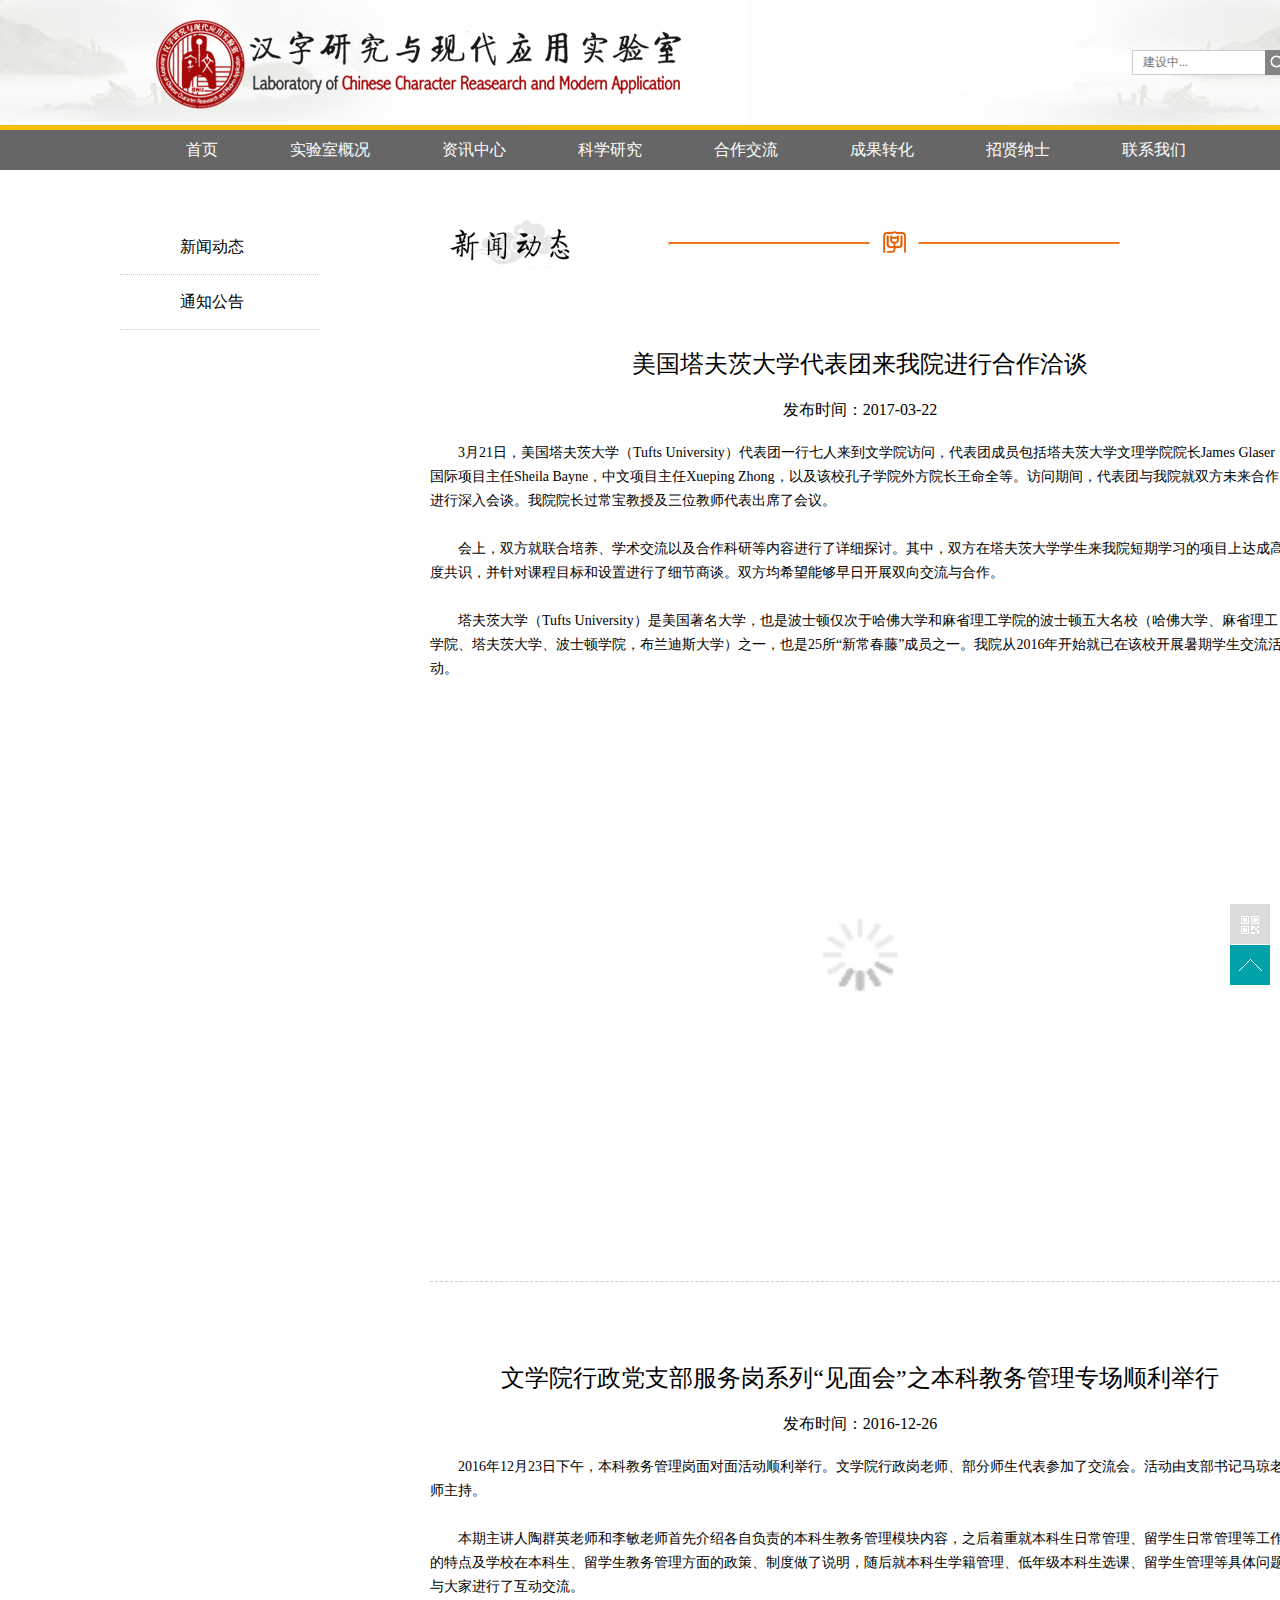
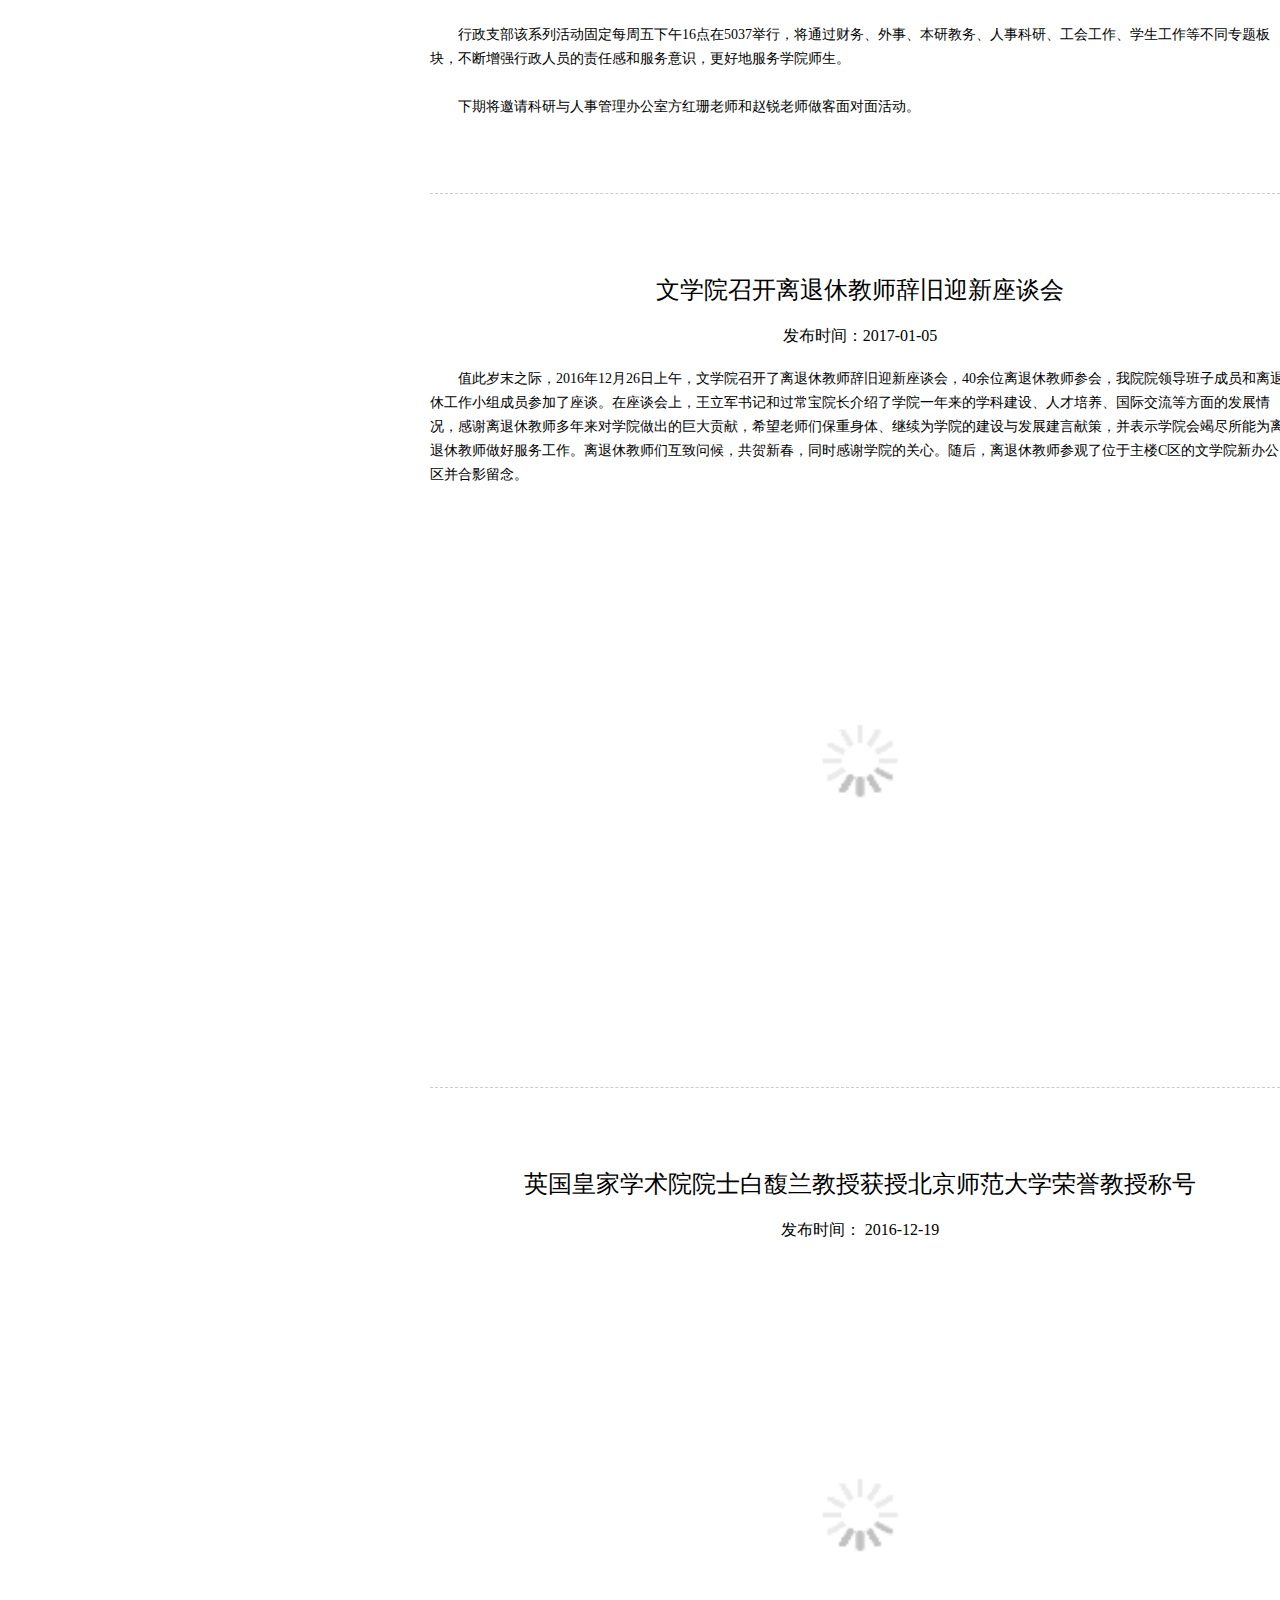
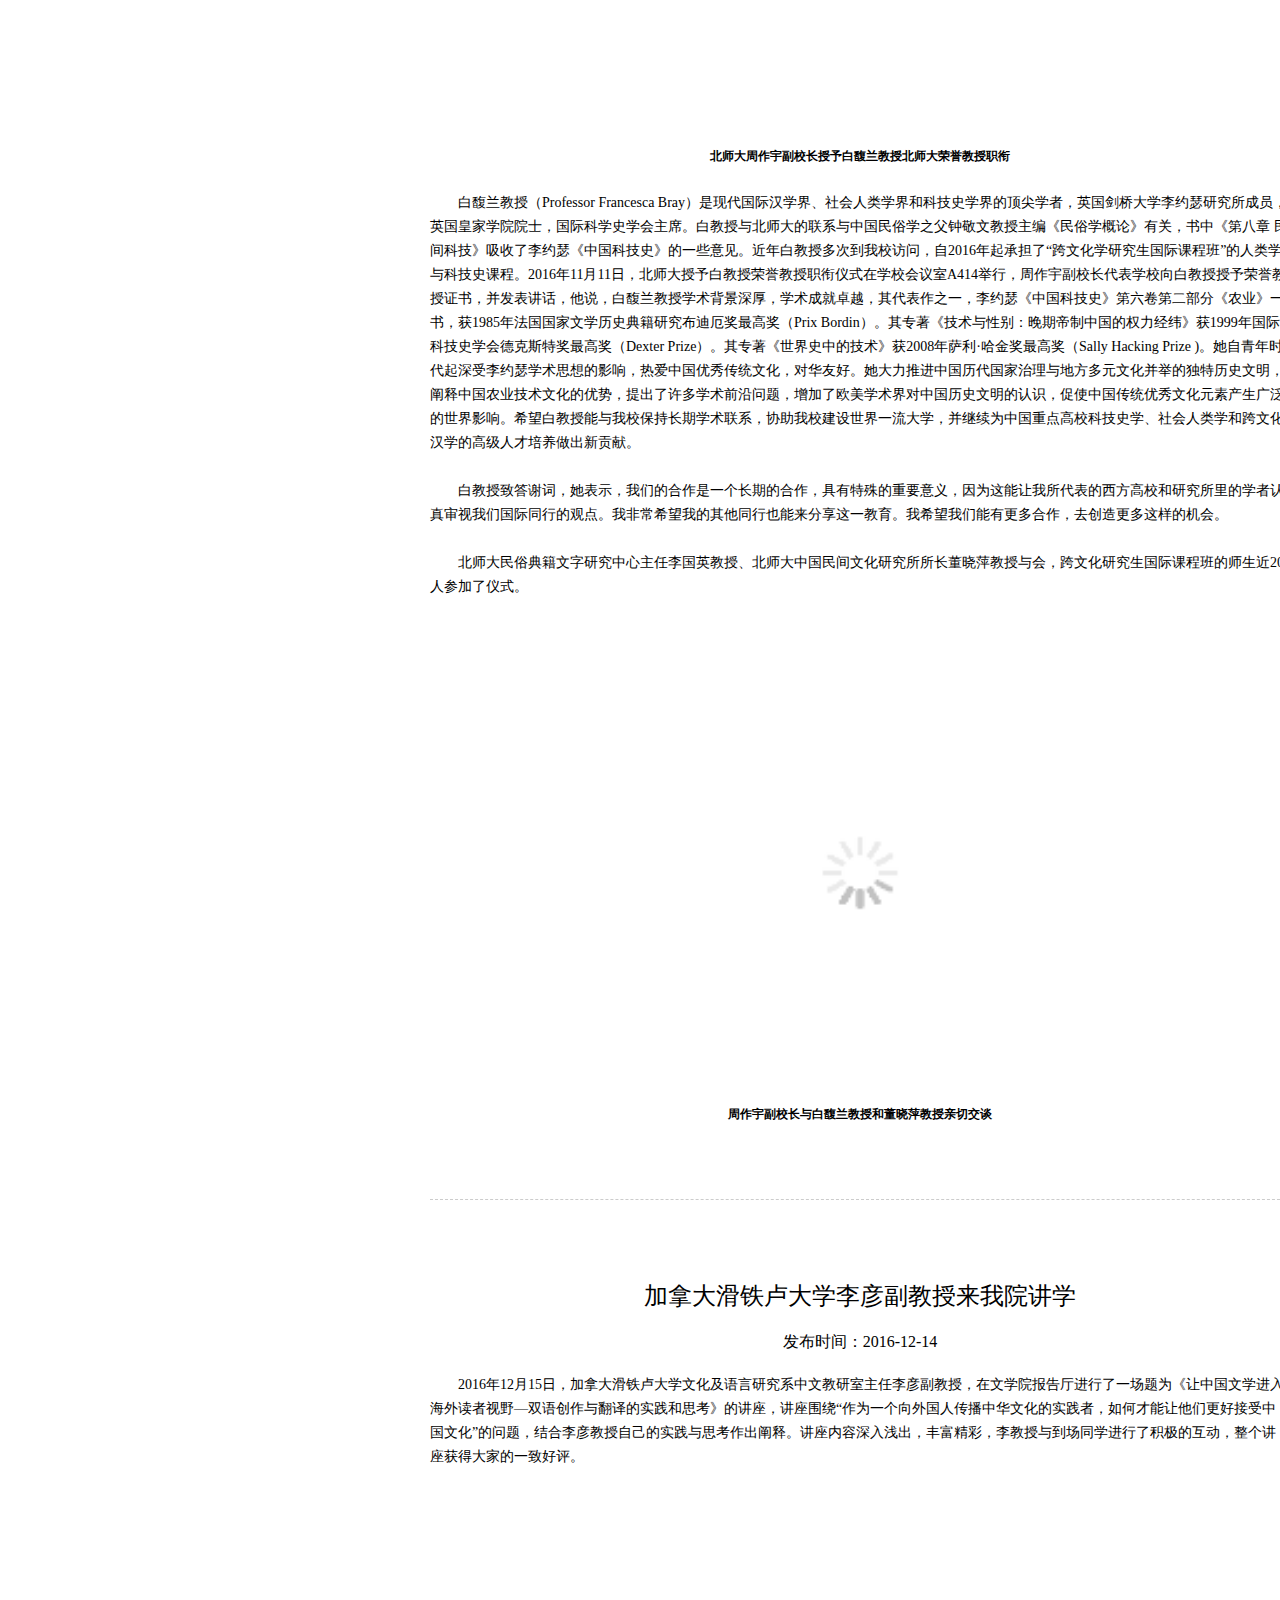
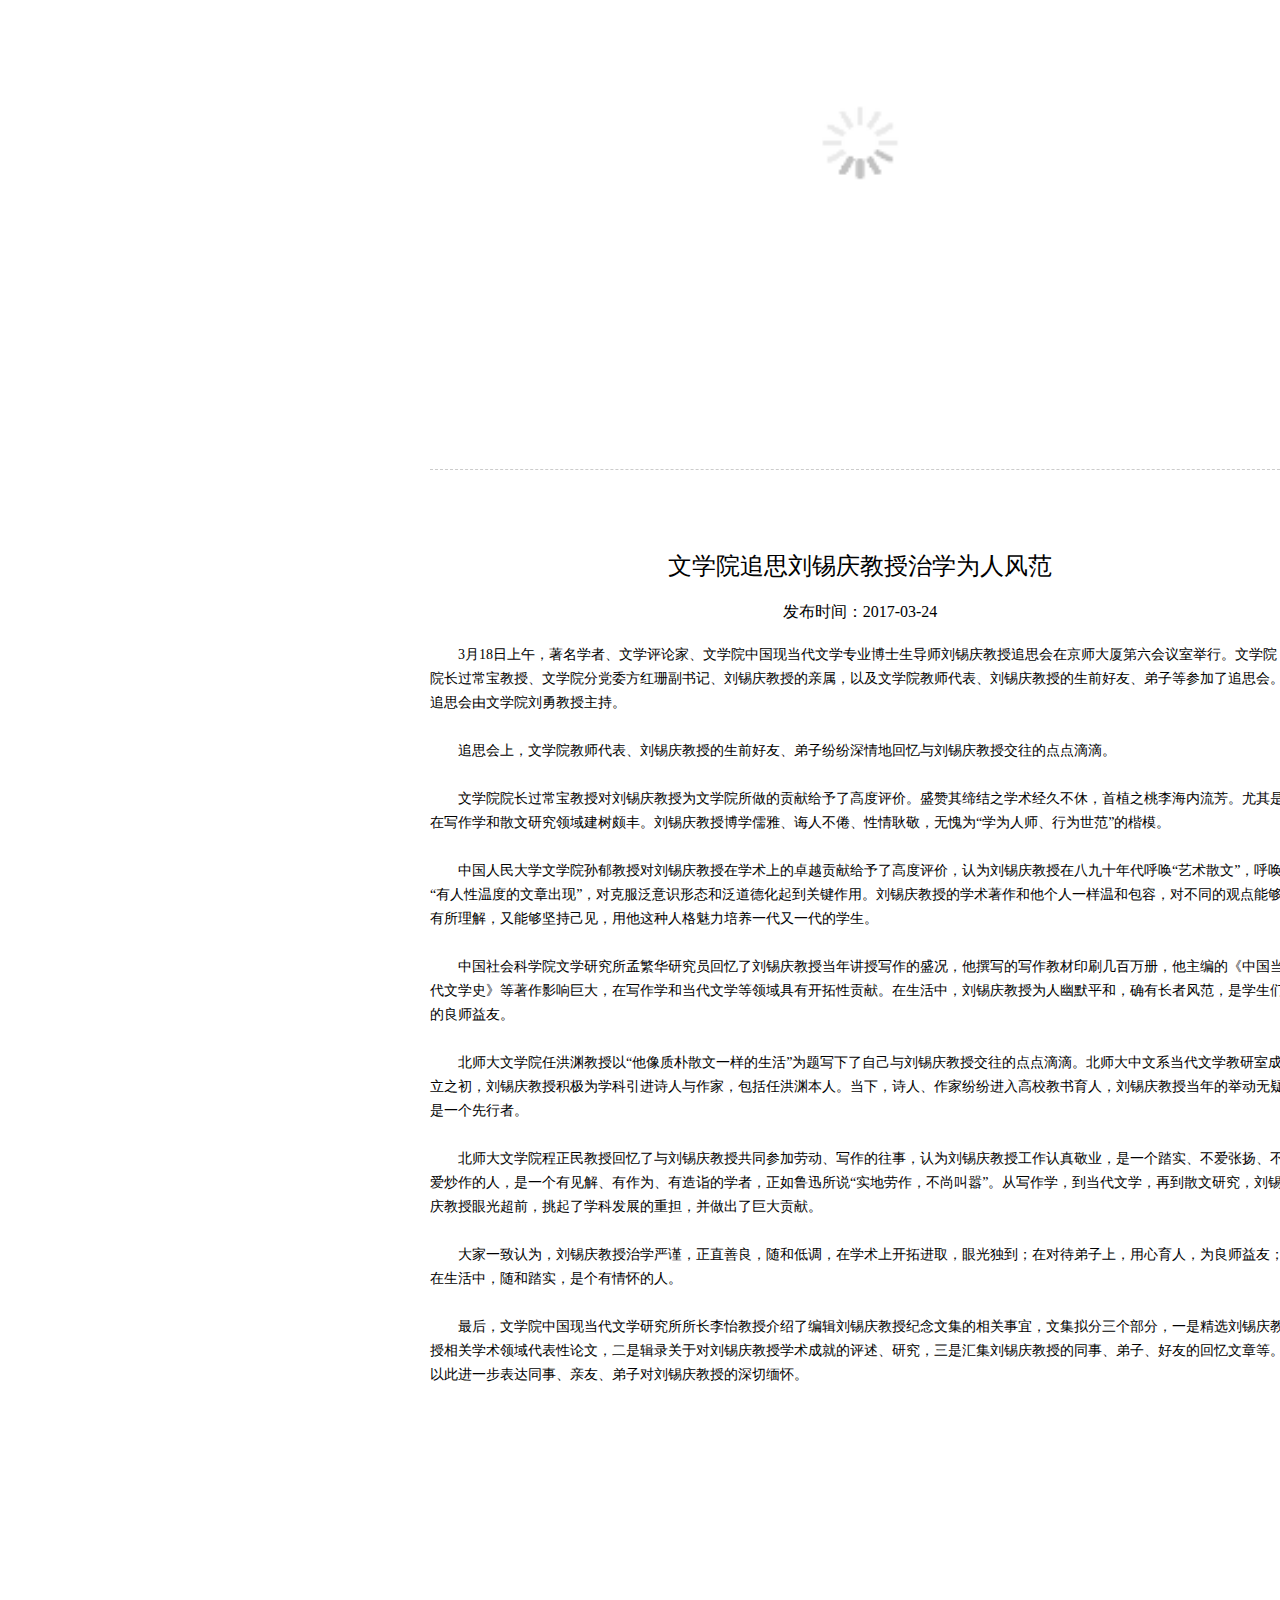
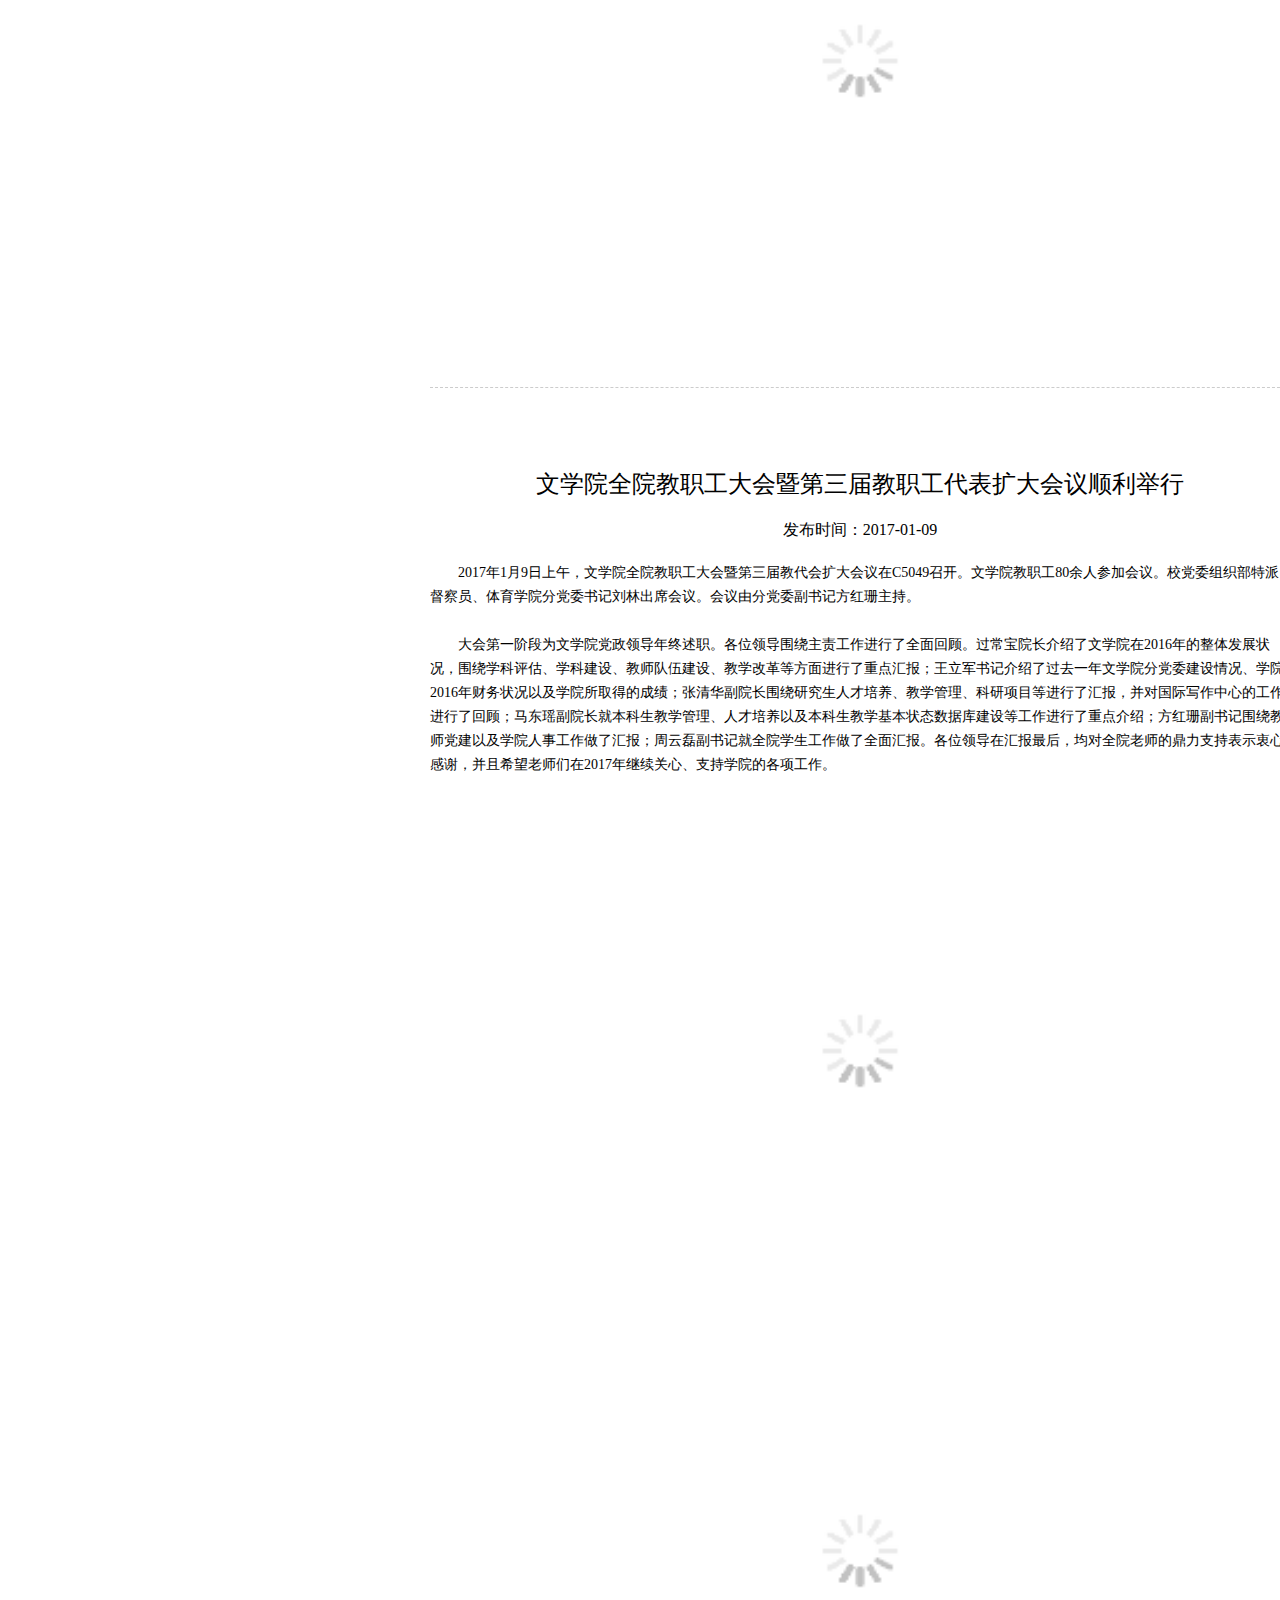
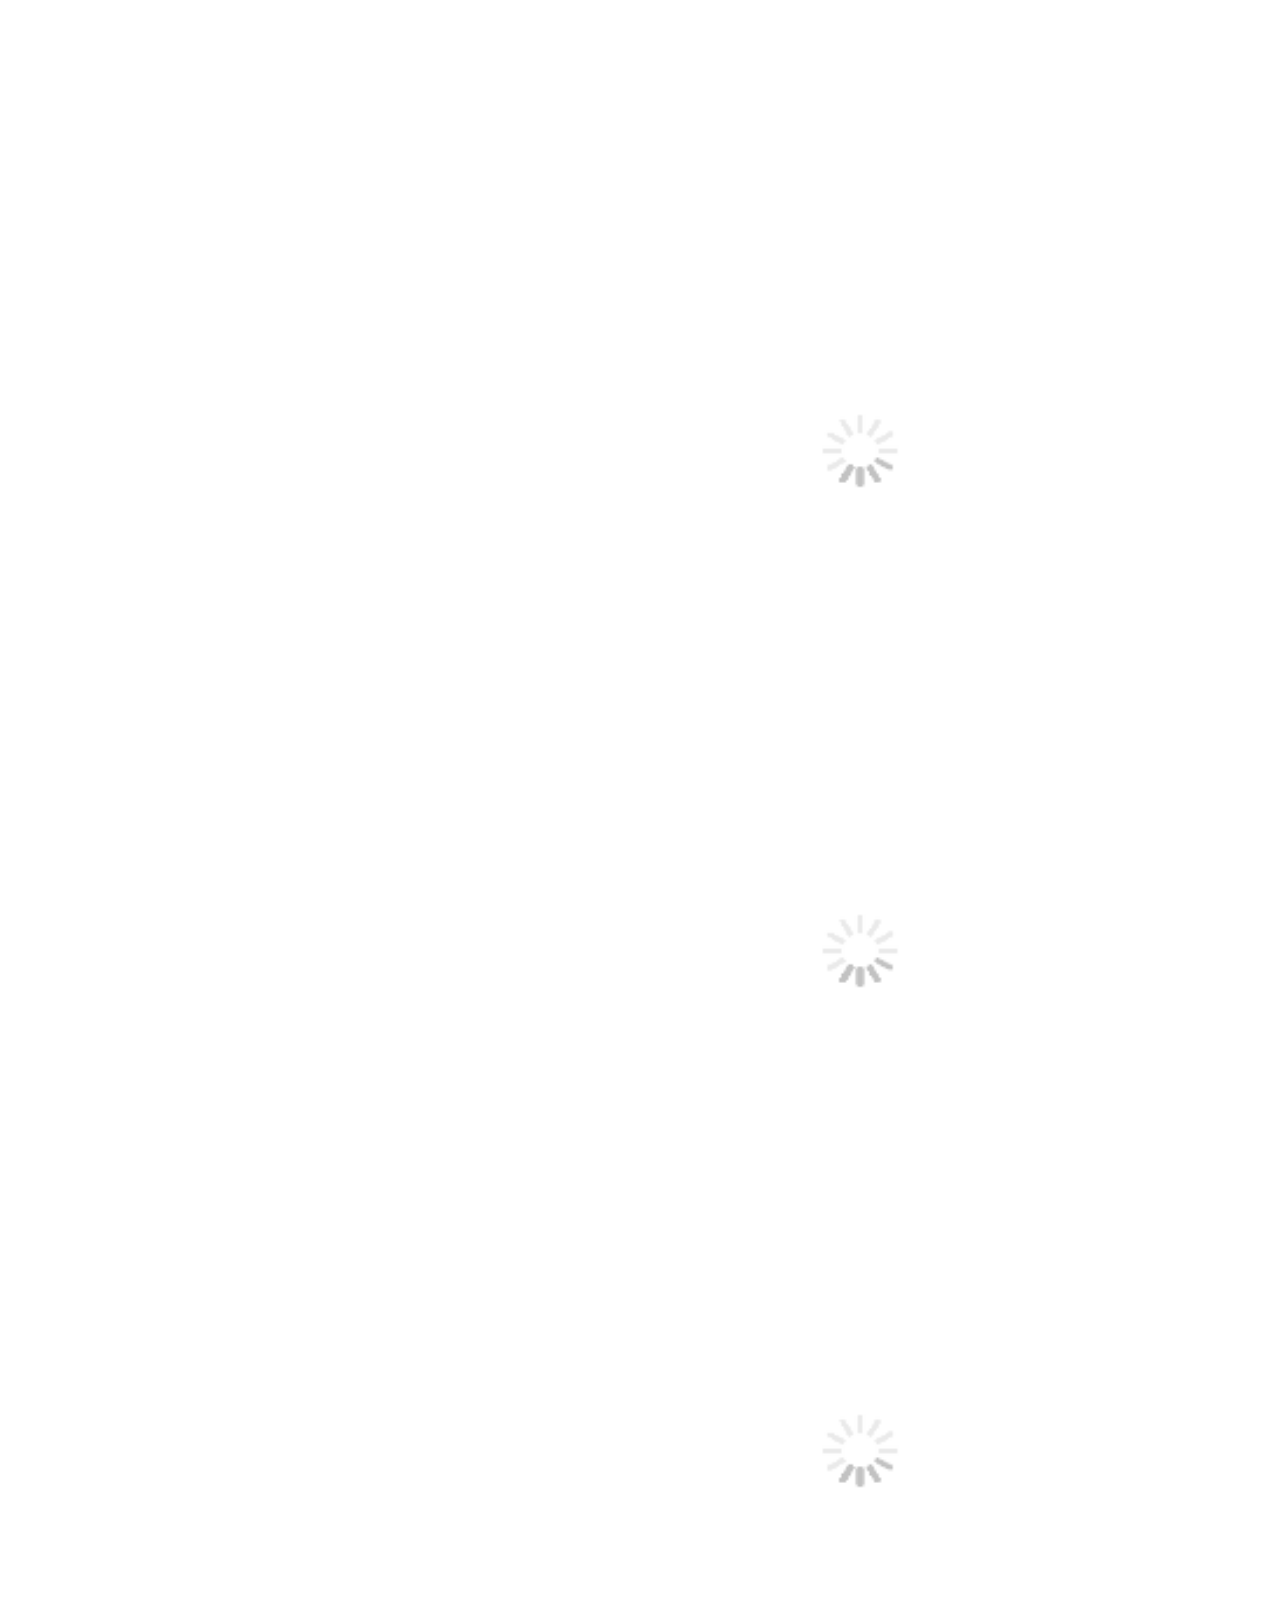
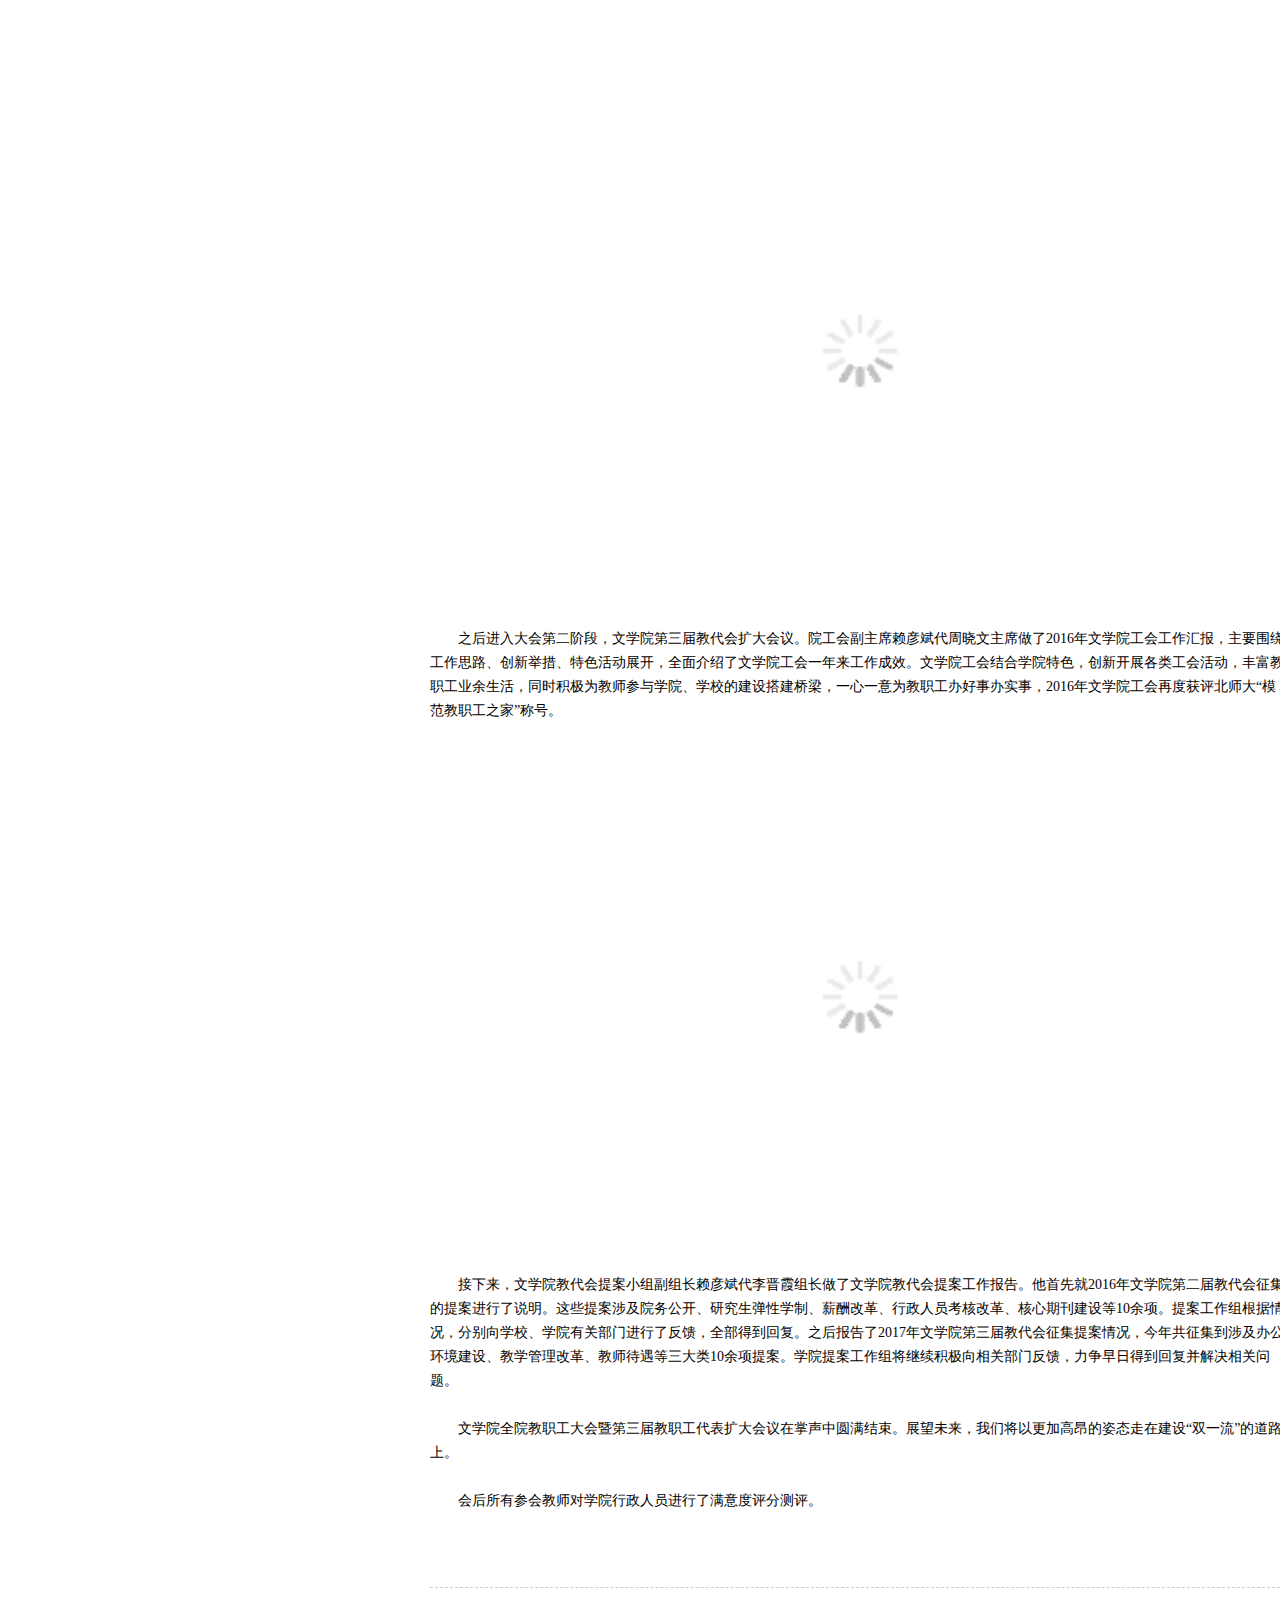
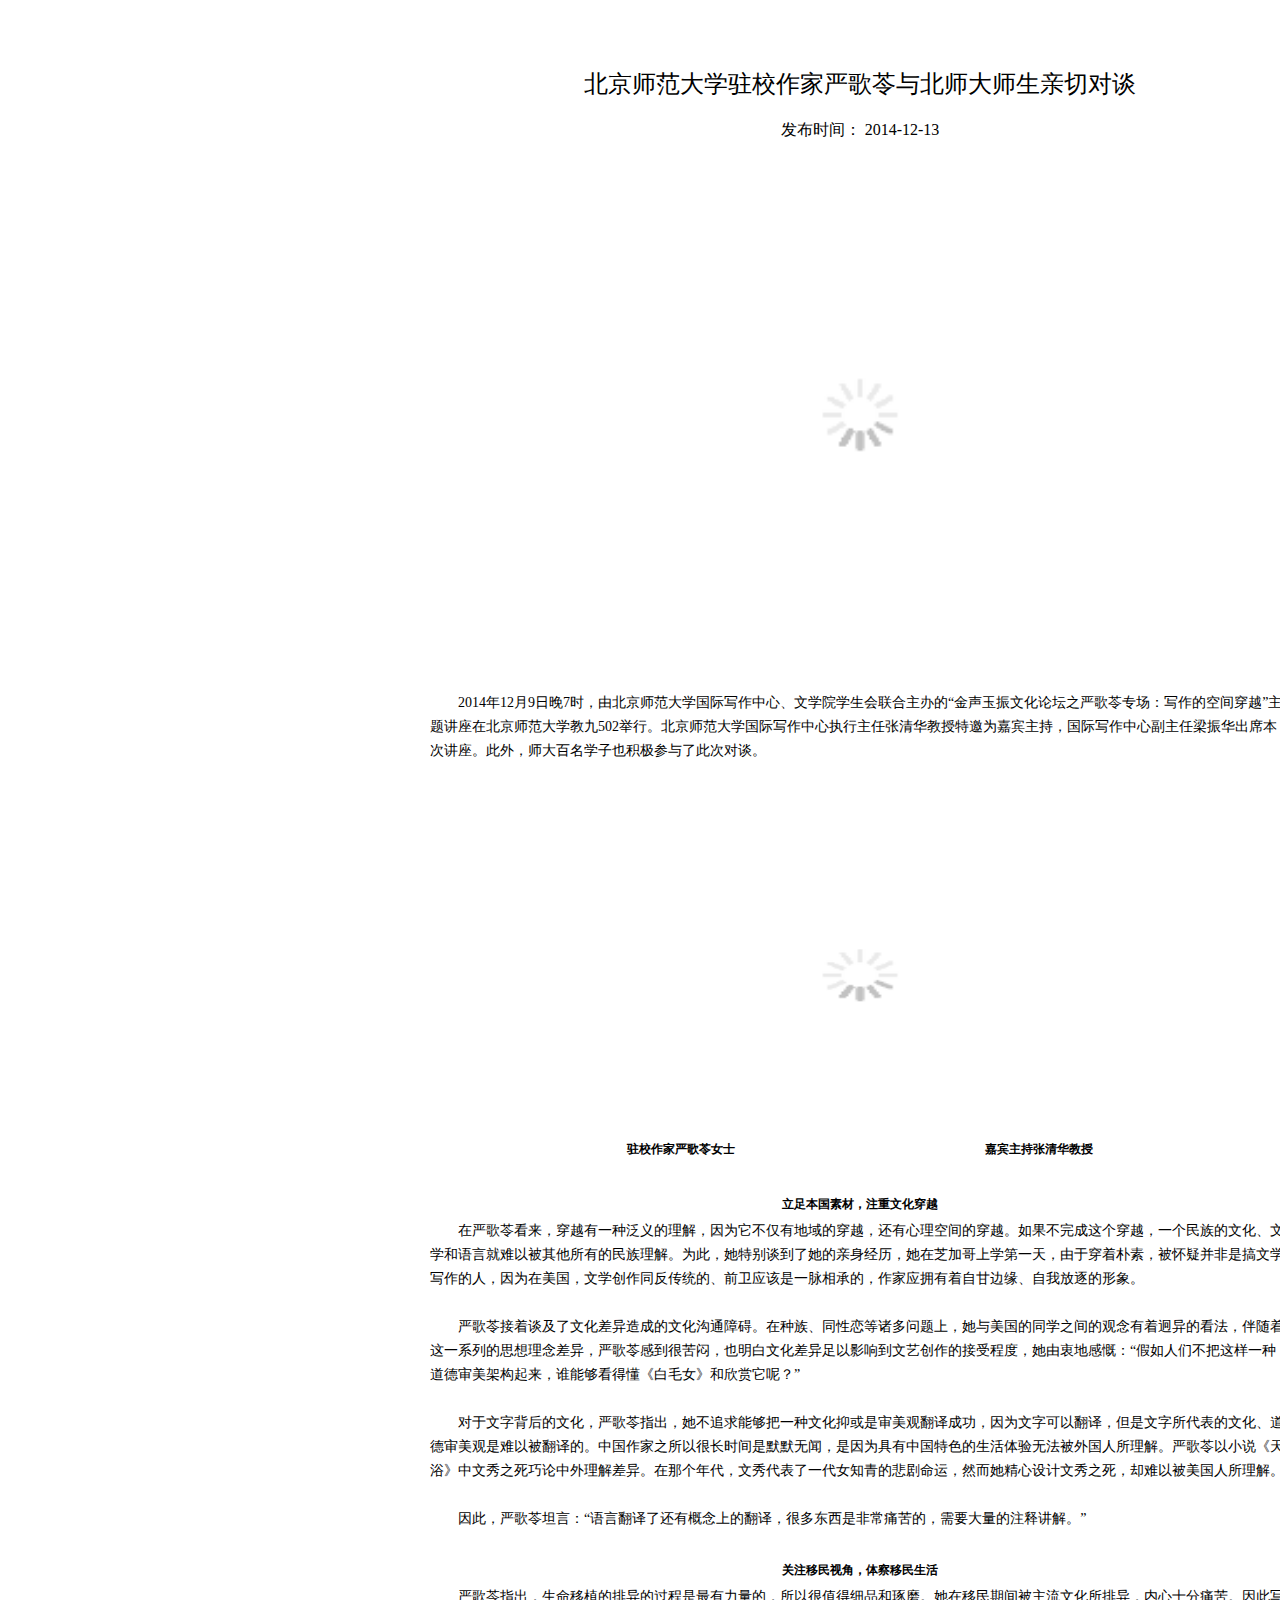
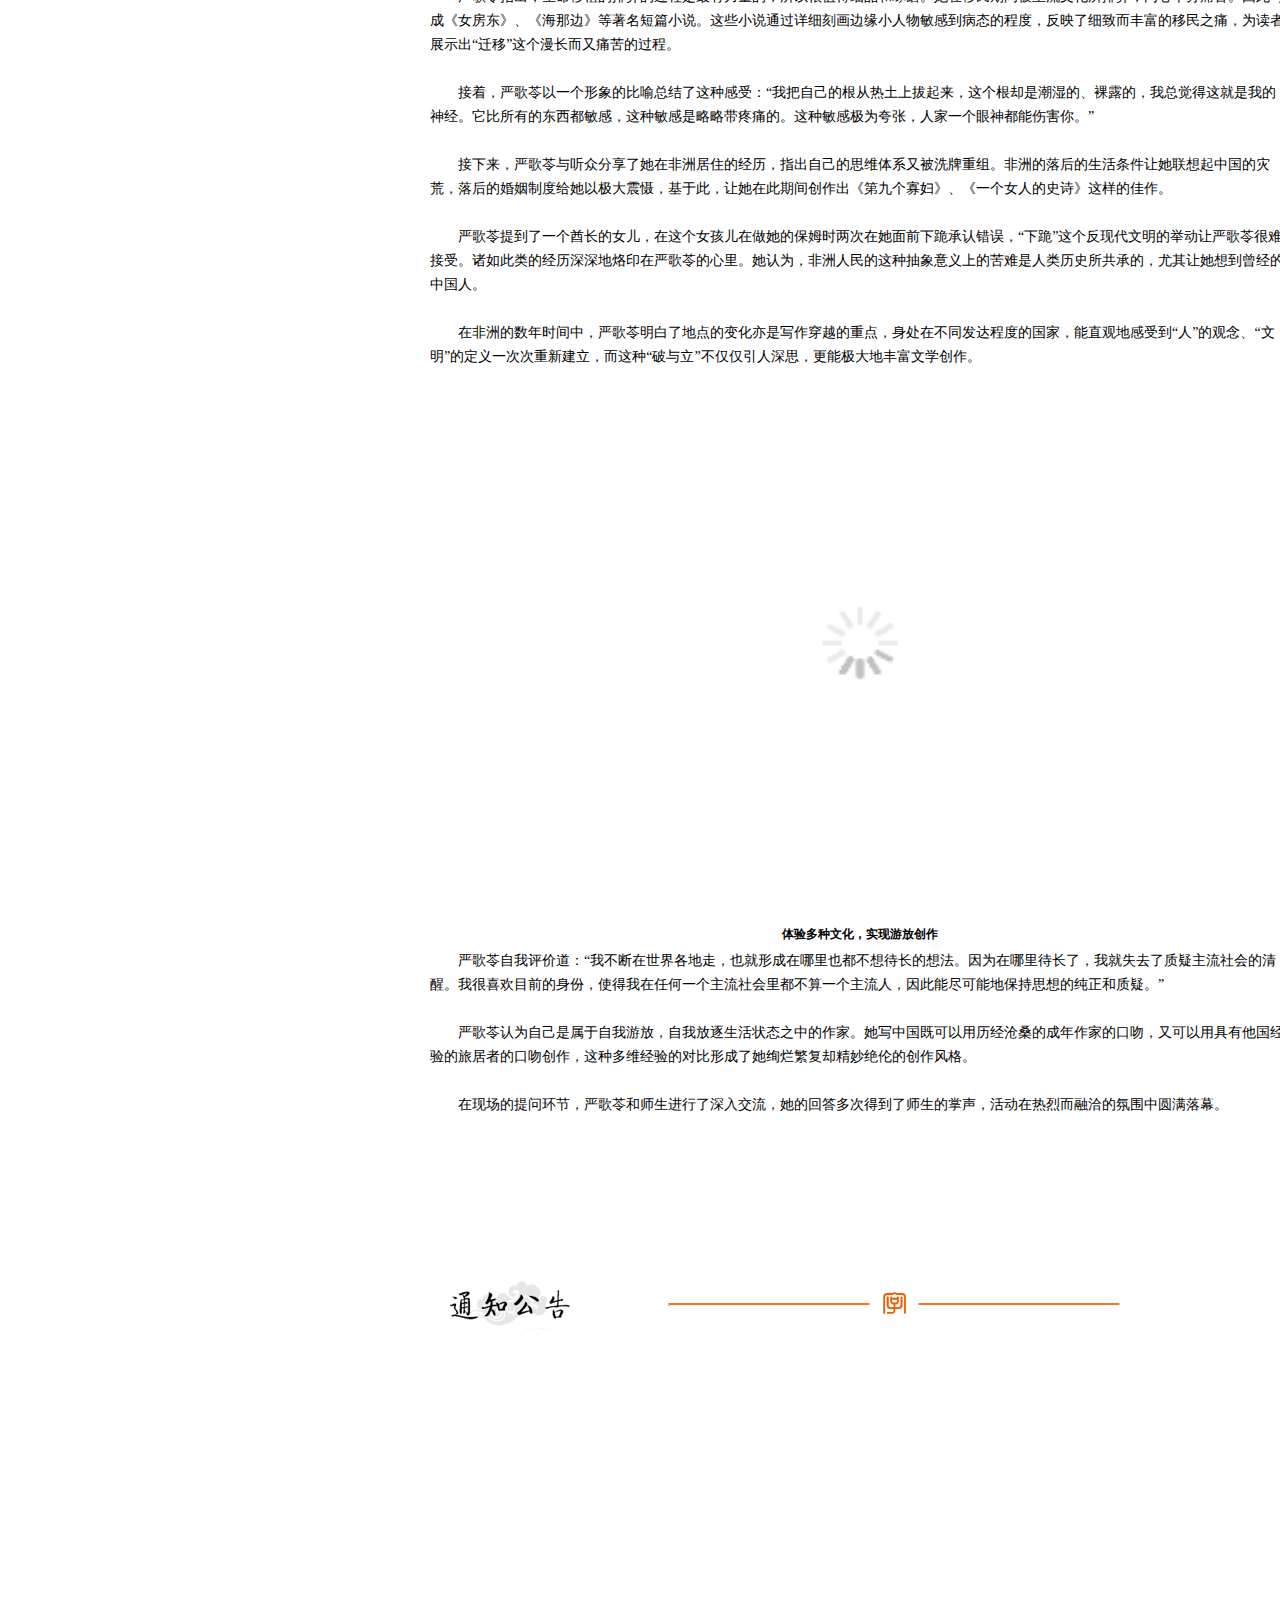
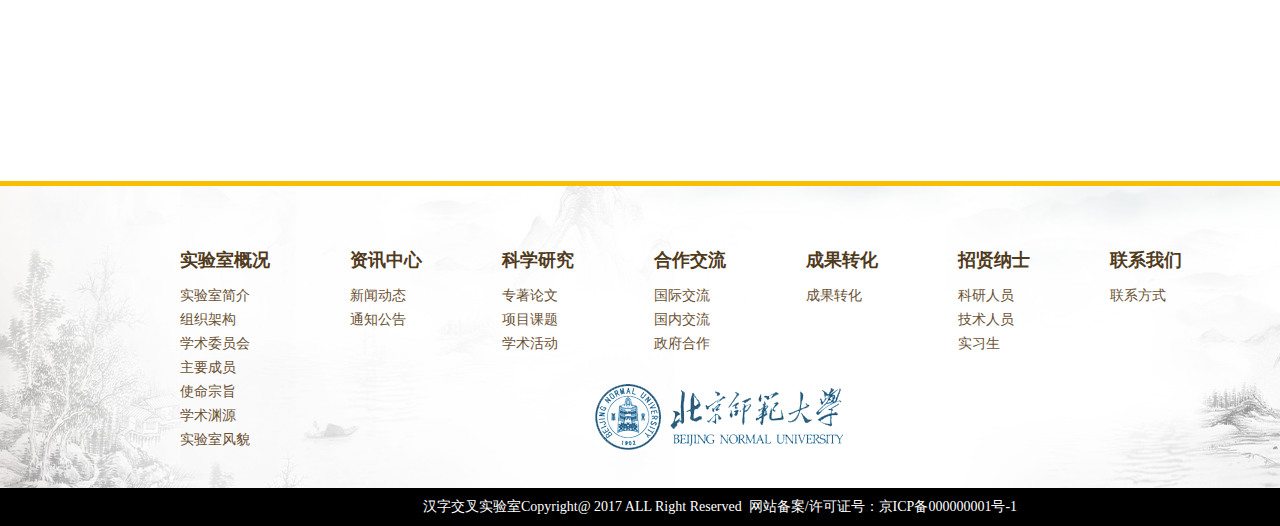
<file: html/newsDetail.html>
<!DOCTYPE html>
<html lang="en">
    <head>
        <title>汉字研究与现代应用实验室</title>
		<meta charset="utf-8"/>
	    <meta name="format-detection" content="telephone=no"/>
	    <meta name="renderer" content="webkit"/>
	    <meta http-equiv="X-UA-Compatible" content="IE=edge,chrome=1"/>
	    <meta name="viewport" content="width=1440"/>
	    <meta name="keywords" content="汉字研究,交叉学科,实验室,汉字研究与现代应用交叉学科实验室"/>
	    <meta name="description" content="汉字研究与现代应用交叉学科实验室是北京师范大学学科交叉重点建设项目，该实验室依托于具有深厚历史渊源、坚实学术基础的北师范大学文学院和教学、研究实力雄厚的北京师范大学信息科学与技术学院，是集学术科研与社会服务于一体、传统人文学科与现代信息科学相交叉的高层次科研和服务机构。"/>
	    <link rel="stylesheet" href="../css/base.css"/>
	    <link rel="stylesheet" href="../css/common.css"/>
	    <link rel="stylesheet" href="../css/newsDetail.css"/>
	    <script src="../js/jquery.min.js"></script>
	    <script src="../js/common.js"></script>
	    <script src="../js/jquery.lazyload.min.js"></script>
	    <script>
		    $(function(){
			    $("img.lazy").lazyload({
			    	threshold : 200,
			    	placeholder:"../images/loading.gif",
			    	effect : "fadeIn"
			    });
			    $("#pwdSpan").hide();
			    //左侧导航栏跟随
			    var explorer =navigator.userAgent;
			    if (explorer.indexOf("MSIE 9.0") >= 0||explorer.indexOf("rv:11.0")>=0||explorer.indexOf("MSIE 10.0") >= 0) {
			        var l=$(".left-nav").offset().left;
			        $(window).scroll( function() {
			            var m =$(document).scrollTop();
			            if(m>120&&$(window).width()>=1200){
			                $(".left-nav").css({"position":"fixed","top":"50px","left":l+"px","marginLeft":"0"});
			            }else if(m>120&&$(window).width()<1200&&l<=0){
			                $(".left-nav").css({"position":"fixed","top":"50px","left":"0"});
			            }else{
			                $(".left-nav").css({"position":"absolute","top":"50px","left":"0"});
			            }
			        });
			    }else{
			        $(window).scroll( function() {
			            var m =$(document).scrollTop();
			            if(m>120){
			                $(".left-nav").css("top",(m-80)+"px");
			            }else{
			                $(".left-nav").css("top","50px");
			            }
			        });
			    }
			});
	    </script>
	    <!--[if lte IE 9]>
	        <script src="../js/ie9.js"></script>
	    <![endif]-->
	    <!--[if lte IE 8]>
            <style>
                #header .search input{
                    line-height: 23px;
                }
                .mask0{
                    display:block;
                }
            </style>
        <![endif]-->
    </head>
    <body>
    	<!-- 头部 -->
    	<div id="header">
    		<div class="wrapper">
    			<a class="logo" title="点击可切换logo">
	                <img src="../images/logo2.png" alt=""/>
	            </a>
	            <img src="../images/logo.png" height="64" width="431" alt="" style="margin-top:20px;float:left;"/>
	            <div class="search">
	            	<input id="pwd" type="text" placeholder="建设中..."/>
                    <input id="pwdSpan" type="text" placeholder="建设中...">
	            	<img src="../images/search.png" height="25" width="25" alt=""/>
	            </div>
    		</div>
    	</div>
    	<!-- 头部end -->
    	<!-- 导航条 -->
    	<div id="nav-bar">
    		<ul class="nav">
	            <li><a href="../index.html" class="a1">首页</a></li>
	            <li><a href="labInt.html" class="a1">实验室概况</a>
	            	<dl>
	                    <dd><a href="labInt.html#labInt" class="a2">实验室简介</a></dd>
	                    <dd><a href="labInt.html#structure" class="a2">组织架构</a></dd>
	                    <dd><a href="labInt.html#committee" class="a2">学术委员会</a></dd>
	                    <dd><a href="labInt.html#leader" class="a2">主要成员</a></dd>
	                    <dd><a href="labInt.html#mission" class="a2">使命宗旨</a></dd>
	                    <dd><a href="labInt.html#culture" class="a2">学术渊源</a></dd>
	                    <dd><a href="labInt.html#labView" class="a2">实验室风貌</a></dd>
	                </dl>
	            </li>
	            <li><a href="news.html" class="a1">资讯中心</a>
	            	<dl>
	                    <dd><a href="news.html#hotNews" class="a2">新闻动态</a></dd>
	                    <dd><a href="news.html#notice" class="a2">通知公告</a></dd>
	                </dl>
	            </li>
	            <li><a href="sciAch.html" class="a1">科学研究</a>
	            	<dl>
	                    <dd><a href="sciAch.html#represent" class="a2">专著论文</a></dd>
	                    <dd><a href="sciAch.html#topic" class="a2">项目课题</a></dd>
	                    <dd><a href="sciAch.html#activity" class="a2">学术活动</a></dd>
	                </dl>
	            </li>
	            <li><a href="cooperCommu.html" class="a1">合作交流</a>
	            	<dl>
	                    <dd><a href="cooperCommu.html#international" class="a2">国际交流</a></dd> 
	                    <dd><a href="cooperCommu.html#domestic" class="a2">国内交流</a></dd> 
	                    <dd><a href="cooperCommu.html#goverCooper" class="a2">政府合作</a></dd>                
	                </dl>
	            </li>
	            <li><a href="product.html" class="a1">成果转化</a>
	            </li>
	            <li><a href="talent.html" class="a1">招贤纳士</a>
	            	<dl>
	                    <dd><a href="talent.html#talentInt" class="a2">科研人员</a></dd>  
	                    <dd><a href="talent.html#talentImpor" class="a2">技术人员</a></dd> 
	                    <dd><a href="talent.html#zhaopin" class="a2">实习生</a></dd>  
	                </dl>
	            </li>
	            <li><a href="contactUs.html" class="a1">联系我们</a>
	            	<dl>
	                    <dd><a href="contactUs.html#telephone" class="a2">联系方式</a></dd>               
	                </dl>
	            </li>    
	        </ul>
	        <div class="mask0"></div>
    	</div>	
    	<!-- 导航条end -->
    	<!-- 内容 -->
    	<div class="content">
			<!-- 新闻动态 -->
			<div class="hotNews" id="hotNews">
				<div class="bgc">
					<!-- 左侧导航 -->
					<ul class="left-nav">
						<li><a href="newsDetail.html#hotNews">新闻动态</a></li>
						<li><a href="newsDetail.html#notice">通知公告</a></li>
					</ul>
					<!-- 左侧导航end -->
					<div class="hotNews-con">
						<div class="hotNews-nav">
							<img src="../images/news.png" height="48" width="120" alt="" class="title"/>
							<img src="../images/school.png" height="24" width="452" alt="" class="xiushi"/>
						</div>
						<div class="news1" id="news1">
							<div class="news1-con">
								<h1>美国塔夫茨大学代表团来我院进行合作洽谈</h1>
								<h4>发布时间：2017-03-22</h4>
								<p>3月21日，美国塔夫茨大学（Tufts University）代表团一行七人来到文学院访问，代表团成员包括塔夫茨大学文理学院院长James Glaser，国际项目主任Sheila Bayne，中文项目主任Xueping Zhong，以及该校孔子学院外方院长王命全等。访问期间，代表团与我院就双方未来合作进行深入会谈。我院院长过常宝教授及三位教师代表出席了会议。</p>
								<p>会上，双方就联合培养、学术交流以及合作科研等内容进行了详细探讨。其中，双方在塔夫茨大学学生来我院短期学习的项目上达成高度共识，并针对课程目标和设置进行了细节商谈。双方均希望能够早日开展双向交流与合作。</p>
								<p>塔夫茨大学（Tufts University）是美国著名大学，也是波士顿仅次于哈佛大学和麻省理工学院的波士顿五大名校（哈佛大学、麻省理工学院、塔夫茨大学、波士顿学院，布兰迪斯大学）之一，也是25所“新常春藤”成员之一。我院从2016年开始就已在该校开展暑期学生交流活动。</p>
								<div>
									<img class="lazy" data-original="http://wxy.bnu.edu.cn/images/content/2017-03/20170322084657350166.jpg" alt="" width="700" height="450"/>
								</div>	
							</div>	
						</div>
						<div class="news1" id="news2">
							<div class="news1-con">
								<h1>文学院行政党支部服务岗系列“见面会”之本科教务管理专场顺利举行</h1>
								<h4>发布时间：2016-12-26</h4>
								<p>2016年12月23日下午，本科教务管理岗面对面活动顺利举行。文学院行政岗老师、部分师生代表参加了交流会。活动由支部书记马琼老师主持。</p>
								<p>本期主讲人陶群英老师和李敏老师首先介绍各自负责的本科生教务管理模块内容，之后着重就本科生日常管理、留学生日常管理等工作的特点及学校在本科生、留学生教务管理方面的政策、制度做了说明，随后就本科生学籍管理、低年级本科生选课、留学生管理等具体问题与大家进行了互动交流。</p>
								<p>行政支部该系列活动固定每周五下午16点在5037举行，将通过财务、外事、本研教务、人事科研、工会工作、学生工作等不同专题板块，不断增强行政人员的责任感和服务意识，更好地服务学院师生。</p>
								<p>下期将邀请科研与人事管理办公室方红珊老师和赵锐老师做客面对面活动。</p>	
							</div>	
						</div>
						<div class="news1" id="news3">
							<div class="news1-con">
								<h1>文学院召开离退休教师辞旧迎新座谈会</h1>
								<h4>发布时间：2017-01-05</h4>
								<p>值此岁末之际，2016年12月26日上午，文学院召开了离退休教师辞旧迎新座谈会，40余位离退休教师参会，我院院领导班子成员和离退休工作小组成员参加了座谈。在座谈会上，王立军书记和过常宝院长介绍了学院一年来的学科建设、人才培养、国际交流等方面的发展情况，感谢离退休教师多年来对学院做出的巨大贡献，希望老师们保重身体、继续为学院的建设与发展建言献策，并表示学院会竭尽所能为离退休教师做好服务工作。离退休教师们互致问候，共贺新春，同时感谢学院的关心。随后，离退休教师参观了位于主楼C区的文学院新办公区并合影留念。</p>	
								<div><img class="lazy" width="700" height="450" data-original="http://wxy.bnu.edu.cn/images/content/2017-01/20170105082803006215.jpg" alt=""/></div>
							</div>	
						</div>
						<div class="news1" id="news4">
							<div class="news1-con">
								<h1>英国皇家学术院院士白馥兰教授获授北京师范大学荣誉教授称号</h1>
								<h4>发布时间： 2016-12-19</h4>
								<div>
									<img class="lazy" width="700" height="450" data-original="http://pkujccs.cn/upload/1482050270103.jpg" alt=""/>
									<h3>北师大周作宇副校长授予白馥兰教授北师大荣誉教授职衔</h3>
								</div>
								<p>白馥兰教授（Professor Francesca Bray）是现代国际汉学界、社会人类学界和科技史学界的顶尖学者，英国剑桥大学李约瑟研究所成员，英国皇家学院院士，国际科学史学会主席。白教授与北师大的联系与中国民俗学之父钟敬文教授主编《民俗学概论》有关，书中《第八章 民间科技》吸收了李约瑟《中国科技史》的一些意见。近年白教授多次到我校访问，自2016年起承担了“跨文化学研究生国际课程班”的人类学与科技史课程。2016年11月11日，北师大授予白教授荣誉教授职衔仪式在学校会议室A414举行，周作宇副校长代表学校向白教授授予荣誉教授证书，并发表讲话，他说，白馥兰教授学术背景深厚，学术成就卓越，其代表作之一，李约瑟《中国科技史》第六卷第二部分《农业》一书，获1985年法国国家文学历史典籍研究布迪厄奖最高奖（Prix Bordin）。其专著《技术与性别：晚期帝制中国的权力经纬》获1999年国际科技史学会德克斯特奖最高奖（Dexter Prize）。其专著《世界史中的技术》获2008年萨利·哈金奖最高奖（Sally Hacking Prize )。她自青年时代起深受李约瑟学术思想的影响，热爱中国优秀传统文化，对华友好。她大力推进中国历代国家治理与地方多元文化并举的独特历史文明，阐释中国农业技术文化的优势，提出了许多学术前沿问题，增加了欧美学术界对中国历史文明的认识，促使中国传统优秀文化元素产生广泛的世界影响。希望白教授能与我校保持长期学术联系，协助我校建设世界一流大学，并继续为中国重点高校科技史学、社会人类学和跨文化汉学的高级人才培养做出新贡献。</p>
								<p>白教授致答谢词，她表示，我们的合作是一个长期的合作，具有特殊的重要意义，因为这能让我所代表的西方高校和研究所里的学者认真审视我们国际同行的观点。我非常希望我的其他同行也能来分享这一教育。我希望我们能有更多合作，去创造更多这样的机会。</p>	
								<p>北师大民俗典籍文字研究中心主任李国英教授、北师大中国民间文化研究所所长董晓萍教授与会，跨文化研究生国际课程班的师生近20人参加了仪式。</p>

								<div>
									<img class="lazy" width="700" height="450" data-original="http://pkujccs.cn/upload/1482050357041.jpg" alt=""/>
									<h3>周作宇副校长与白馥兰教授和董晓萍教授亲切交谈</h3>
								</div>
							</div>	
						</div>
						<div class="news1" id="news5">
							<div class="news1-con">
								<h1>加拿大滑铁卢大学李彦副教授来我院讲学</h1>
								<h4>发布时间：2016-12-14</h4>
								<p>2016年12月15日，加拿大滑铁卢大学文化及语言研究系中文教研室主任李彦副教授，在文学院报告厅进行了一场题为《让中国文学进入海外读者视野—双语创作与翻译的实践和思考》的讲座，讲座围绕“作为一个向外国人传播中华文化的实践者，如何才能让他们更好接受中国文化”的问题，结合李彦教授自己的实践与思考作出阐释。讲座内容深入浅出，丰富精彩，李教授与到场同学进行了积极的互动，整个讲座获得大家的一致好评。</p>
								<div>
									<img class="lazy" width="700" height="450" data-original="http://wxy.bnu.edu.cn/images/content/2016-12/20161216172316326262.jpg" alt=""/>
								</div>
							</div>
						</div>
						<div class="news1" id="news6">
							<div class="news1-con">
								<h1>文学院追思刘锡庆教授治学为人风范</h1>
								<h4>发布时间：2017-03-24</h4>
								<p>3月18日上午，著名学者、文学评论家、文学院中国现当代文学专业博士生导师刘锡庆教授追思会在京师大厦第六会议室举行。文学院院长过常宝教授、文学院分党委方红珊副书记、刘锡庆教授的亲属，以及文学院教师代表、刘锡庆教授的生前好友、弟子等参加了追思会。追思会由文学院刘勇教授主持。</p>
								<p>追思会上，文学院教师代表、刘锡庆教授的生前好友、弟子纷纷深情地回忆与刘锡庆教授交往的点点滴滴。</p>
								<p>文学院院长过常宝教授对刘锡庆教授为文学院所做的贡献给予了高度评价。盛赞其缔结之学术经久不休，首植之桃李海内流芳。尤其是在写作学和散文研究领域建树颇丰。刘锡庆教授博学儒雅、诲人不倦、性情耿敬，无愧为“学为人师、行为世范”的楷模。</p>
								<p>中国人民大学文学院孙郁教授对刘锡庆教授在学术上的卓越贡献给予了高度评价，认为刘锡庆教授在八九十年代呼唤“艺术散文”，呼唤“有人性温度的文章出现”，对克服泛意识形态和泛道德化起到关键作用。刘锡庆教授的学术著作和他个人一样温和包容，对不同的观点能够有所理解，又能够坚持己见，用他这种人格魅力培养一代又一代的学生。</p>
								<p>中国社会科学院文学研究所孟繁华研究员回忆了刘锡庆教授当年讲授写作的盛况，他撰写的写作教材印刷几百万册，他主编的《中国当代文学史》等著作影响巨大，在写作学和当代文学等领域具有开拓性贡献。在生活中，刘锡庆教授为人幽默平和，确有长者风范，是学生们的良师益友。</p>
								<p>北师大文学院任洪渊教授以“他像质朴散文一样的生活”为题写下了自己与刘锡庆教授交往的点点滴滴。北师大中文系当代文学教研室成立之初，刘锡庆教授积极为学科引进诗人与作家，包括任洪渊本人。当下，诗人、作家纷纷进入高校教书育人，刘锡庆教授当年的举动无疑是一个先行者。</p>
								<p>北师大文学院程正民教授回忆了与刘锡庆教授共同参加劳动、写作的往事，认为刘锡庆教授工作认真敬业，是一个踏实、不爱张扬、不爱炒作的人，是一个有见解、有作为、有造诣的学者，正如鲁迅所说“实地劳作，不尚叫嚣”。从写作学，到当代文学，再到散文研究，刘锡庆教授眼光超前，挑起了学科发展的重担，并做出了巨大贡献。</p>
								<p>大家一致认为，刘锡庆教授治学严谨，正直善良，随和低调，在学术上开拓进取，眼光独到；在对待弟子上，用心育人，为良师益友；在生活中，随和踏实，是个有情怀的人。</p>
								<p>最后，文学院中国现当代文学研究所所长李怡教授介绍了编辑刘锡庆教授纪念文集的相关事宜，文集拟分三个部分，一是精选刘锡庆教授相关学术领域代表性论文，二是辑录关于对刘锡庆教授学术成就的评述、研究，三是汇集刘锡庆教授的同事、弟子、好友的回忆文章等。以此进一步表达同事、亲友、弟子对刘锡庆教授的深切缅怀。</p>
								<div>
									<img class="lazy" width="700" height="450" data-original="http://wxy.bnu.edu.cn/images/content/2017-03/20170324100210860251.jpg" alt=""/>
								</div>
							</div>
						</div>
						<div class="news1" id="news7">
							<div class="news1-con">
								<h1>文学院全院教职工大会暨第三届教职工代表扩大会议顺利举行</h1>
								<h4>发布时间：2017-01-09</h4>
								<p>2017年1月9日上午，文学院全院教职工大会暨第三届教代会扩大会议在C5049召开。文学院教职工80余人参加会议。校党委组织部特派督察员、体育学院分党委书记刘林出席会议。会议由分党委副书记方红珊主持。</p>
								<p> 大会第一阶段为文学院党政领导年终述职。各位领导围绕主责工作进行了全面回顾。过常宝院长介绍了文学院在2016年的整体发展状况，围绕学科评估、学科建设、教师队伍建设、教学改革等方面进行了重点汇报；王立军书记介绍了过去一年文学院分党委建设情况、学院2016年财务状况以及学院所取得的成绩；张清华副院长围绕研究生人才培养、教学管理、科研项目等进行了汇报，并对国际写作中心的工作进行了回顾；马东瑶副院长就本科生教学管理、人才培养以及本科生教学基本状态数据库建设等工作进行了重点介绍；方红珊副书记围绕教师党建以及学院人事工作做了汇报；周云磊副书记就全院学生工作做了全面汇报。各位领导在汇报最后，均对全院老师的鼎力支持表示衷心感谢，并且希望老师们在2017年继续关心、支持学院的各项工作。</p>	
								<div><img class="lazy" width="700" height="450" data-original="http://wxy.bnu.edu.cn/images/content/2017-01/20170109212148981836.jpg" alt=""/></div>
								<div><img class="lazy" width="700" height="450" data-original="http://wxy.bnu.edu.cn/images/content/2017-01/20170109212225462092.jpg" alt=""/></div>
								<div><img class="lazy" width="700" height="450" data-original="http://wxy.bnu.edu.cn/images/content/2017-01/20170109212252724163.jpg" alt=""/></div>
								<div><img class="lazy" width="700" height="450" data-original="http://wxy.bnu.edu.cn/images/content/2017-01/20170109212317544256.jpg" alt=""/></div>
								<div><img class="lazy" width="700" height="450" data-original="http://wxy.bnu.edu.cn/images/content/2017-01/20170109212348679393.jpg" alt=""/></div>
								<div><img class="lazy" width="700" height="450" data-original="http://wxy.bnu.edu.cn/images/content/2017-01/20170109212414424414.jpg" alt=""/></div>
								<p> 之后进入大会第二阶段，文学院第三届教代会扩大会议。院工会副主席赖彦斌代周晓文主席做了2016年文学院工会工作汇报，主要围绕工作思路、创新举措、特色活动展开，全面介绍了文学院工会一年来工作成效。文学院工会结合学院特色，创新开展各类工会活动，丰富教职工业余生活，同时积极为教师参与学院、学校的建设搭建桥梁，一心一意为教职工办好事办实事，2016年文学院工会再度获评北师大“模范教职工之家”称号。</p>
								<div><img class="lazy" width="700" height="450" data-original="http://wxy.bnu.edu.cn/images/content/2017-01/20170109212443325565.jpg" alt=""/></div>
								<p> 接下来，文学院教代会提案小组副组长赖彦斌代李晋霞组长做了文学院教代会提案工作报告。他首先就2016年文学院第二届教代会征集的提案进行了说明。这些提案涉及院务公开、研究生弹性学制、薪酬改革、行政人员考核改革、核心期刊建设等10余项。提案工作组根据情况，分别向学校、学院有关部门进行了反馈，全部得到回复。之后报告了2017年文学院第三届教代会征集提案情况，今年共征集到涉及办公环境建设、教学管理改革、教师待遇等三大类10余项提案。学院提案工作组将继续积极向相关部门反馈，力争早日得到回复并解决相关问题。</p>
								<p>文学院全院教职工大会暨第三届教职工代表扩大会议在掌声中圆满结束。展望未来，我们将以更加高昂的姿态走在建设“双一流”的道路上。</p>
								<p>会后所有参会教师对学院行政人员进行了满意度评分测评。</p>
							</div>	
						</div>
						<div class="news1" id="news8">
							<div class="news1-con" style="border:none;">
								<h1>北京师范大学驻校作家严歌苓与北师大师生亲切对谈</h1>
								<h4>发布时间： 2014-12-13 </h4>
								<div><img class="lazy" width="700" height="450" data-original="http://wxy.bnu.edu.cn/images/content/2014-12/20141213102859517136.jpg" alt=""/></div>
								<p>2014年12月9日晚7时，由北京师范大学国际写作中心、文学院学生会联合主办的“金声玉振文化论坛之严歌苓专场：写作的空间穿越”主题讲座在北京师范大学教九502举行。北京师范大学国际写作中心执行主任张清华教授特邀为嘉宾主持，国际写作中心副主任梁振华出席本次讲座。此外，师大百名学子也积极参与了此次对谈。</p>
								<div style="height:326px;">
									<img class="lazy" width="700" height="326" data-original="../images/news8.png" alt=""/>
									<span style="margin-right:250px;">驻校作家严歌苓女士</span><span>嘉宾主持张清华教授</span>
								</div>
								<h3>立足本国素材，注重文化穿越</h3>
								<p>在严歌苓看来，穿越有一种泛义的理解，因为它不仅有地域的穿越，还有心理空间的穿越。如果不完成这个穿越，一个民族的文化、文学和语言就难以被其他所有的民族理解。为此，她特别谈到了她的亲身经历，她在芝加哥上学第一天，由于穿着朴素，被怀疑并非是搞文学写作的人，因为在美国，文学创作同反传统的、前卫应该是一脉相承的，作家应拥有着自甘边缘、自我放逐的形象。</p>
								<p>严歌苓接着谈及了文化差异造成的文化沟通障碍。在种族、同性恋等诸多问题上，她与美国的同学之间的观念有着迥异的看法，伴随着这一系列的思想理念差异，严歌苓感到很苦闷，也明白文化差异足以影响到文艺创作的接受程度，她由衷地感慨：“假如人们不把这样一种道德审美架构起来，谁能够看得懂《白毛女》和欣赏它呢？”</p>
								<p>对于文字背后的文化，严歌苓指出，她不追求能够把一种文化抑或是审美观翻译成功，因为文字可以翻译，但是文字所代表的文化、道德审美观是难以被翻译的。中国作家之所以很长时间是默默无闻，是因为具有中国特色的生活体验无法被外国人所理解。严歌苓以小说《天浴》中文秀之死巧论中外理解差异。在那个年代，文秀代表了一代女知青的悲剧命运，然而她精心设计文秀之死，却难以被美国人所理解。</p>
								<p>因此，严歌苓坦言：“语言翻译了还有概念上的翻译，很多东西是非常痛苦的，需要大量的注释讲解。”</p>
								<h3>关注移民视角，体察移民生活</h3>
								<p>严歌苓指出，生命移植的排异的过程是最有力量的，所以很值得细品和琢磨。她在移民期间被主流文化所排异，内心十分痛苦。因此写成《女房东》、《海那边》等著名短篇小说。这些小说通过详细刻画边缘小人物敏感到病态的程度，反映了细致而丰富的移民之痛，为读者展示出“迁移”这个漫长而又痛苦的过程。</p>
								<p>接着，严歌苓以一个形象的比喻总结了这种感受：“我把自己的根从热土上拔起来，这个根却是潮湿的、裸露的，我总觉得这就是我的神经。它比所有的东西都敏感，这种敏感是略略带疼痛的。这种敏感极为夸张，人家一个眼神都能伤害你。”</p>
								<p>接下来，严歌苓与听众分享了她在非洲居住的经历，指出自己的思维体系又被洗牌重组。非洲的落后的生活条件让她联想起中国的灾荒，落后的婚姻制度给她以极大震慑，基于此，让她在此期间创作出《第九个寡妇》、《一个女人的史诗》这样的佳作。</p>
								<p>严歌苓提到了一个酋长的女儿，在这个女孩儿在做她的保姆时两次在她面前下跪承认错误，“下跪”这个反现代文明的举动让严歌苓很难接受。诸如此类的经历深深地烙印在严歌苓的心里。她认为，非洲人民的这种抽象意义上的苦难是人类历史所共承的，尤其让她想到曾经的中国人。</p>
								<p>在非洲的数年时间中，严歌苓明白了地点的变化亦是写作穿越的重点，身处在不同发达程度的国家，能直观地感受到“人”的观念、“文明”的定义一次次重新建立，而这种“破与立”不仅仅引人深思，更能极大地丰富文学创作。</p>
								<div><img class="lazy" width="700" height="450" data-original="http://wxy.bnu.edu.cn/images/content/2014-12/20141213103727781466.jpg" alt=""/></div>
								<h3>体验多种文化，实现游放创作</h3>
								<p>严歌苓自我评价道：“我不断在世界各地走，也就形成在哪里也都不想待长的想法。因为在哪里待长了，我就失去了质疑主流社会的清醒。我很喜欢目前的身份，使得我在任何一个主流社会里都不算一个主流人，因此能尽可能地保持思想的纯正和质疑。”</p>
								<p>严歌苓认为自己是属于自我游放，自我放逐生活状态之中的作家。她写中国既可以用历经沧桑的成年作家的口吻，又可以用具有他国经验的旅居者的口吻创作，这种多维经验的对比形成了她绚烂繁复却精妙绝伦的创作风格。 </p>
								<p>在现场的提问环节，严歌苓和师生进行了深入交流，她的回答多次得到了师生的掌声，活动在热烈而融洽的氛围中圆满落幕。</p>
							</div>
						</div>
					</div>
				</div>	
			</div>
			<!-- 新闻动态end -->
			<!-- 通知公告 -->
			<div class="notice" id="notice">
				<div class="bgc">
					<div class="notice-con" style="height:500px;">
						<div class="notice-nav">
							<img src="../images/notice.png" height="48" width="120" alt="" class="title"/>
							<img src="../images/school.png" height="24" width="452" alt="" class="xiushi"/>
						</div>
						
					</div>
				</div>
			</div>
			<!-- 通知公告end -->
		</div>
    	<!-- 内容end -->
    	<!-- 底部 -->
    	<div class="footer">
			<div class="footer-nav clearfix">
				<ul>
					<li><a href="labInt.html">实验室概况</a></li>
					<li><a href="labInt.html#labInt">实验室简介</a></li>
					<li><a href="labInt.html#structure">组织架构</a></li>
					<li><a href="labInt.html#committee">学术委员会</a></li>
					<li><a href="labInt.html#leader">主要成员</a></li>
					<li><a href="labInt.html#mission">使命宗旨</a></li>
					<li><a href="labInt.html#culture">学术渊源</a></li>
					<li><a href="labInt.html#labView">实验室风貌</a></li>
				</ul>
				<ul>
					<li><a href="news.html">资讯中心</a></li>
					<li><a href="news.html#hotNews">新闻动态</a></li>
					<li><a href="news.html#notice">通知公告</a></li>
				</ul>
				<ul>
					<li><a href="sciAch.html">科学研究</a></li>
					<li><a href="sciAch.html#represent">专著论文</a></li>
					<li><a href="sciAch.html#topic">项目课题</a></li>
					<li><a href="sciAch.html#activity">学术活动</a></li>
				</ul>
				<ul>
					<li><a href="cooperCommu.html">合作交流</a></li>
					<li><a href="cooperCommu.html#international">国际交流</a></li>
					<li><a href="cooperCommu.html#domestic">国内交流</a></li>
					<li><a href="cooperCommu.html#goverCooper">政府合作</a></li>
				</ul>
				<ul>
					<li><a href="product.html">成果转化</a></li>
					<li><a href="product.html">成果转化</a></li>
				</ul>
				<ul>
					<li><a href="talent.html">招贤纳士</a></li>
					<li><a href="talent.html#talentInt">科研人员</a></li>
					<li><a href="talent.html#talentImpor">技术人员</a></li>
					<li><a href="talent.html#zhaopin">实习生</a></li>
				</ul>
				<ul>
					<li><a href="contactUs.html">联系我们</a></li>
					<li><a href="contactUs.html#telephone">联系方式</a></li>
				</ul>
			</div>
			<div class="bsd">
				<p>汉字交叉实验室Copyright@ 2017 ALL Right Reserved &nbsp;网站备案/许可证号：京ICP备000000001号-1</p>
			</div>
			<img src="../images/bsd.png" height="78" width="256" alt=""/>
		</div>
    	<!-- 底部end -->
    </body>
	<script src="../js/backtop.js"></script>
</html>
</file>
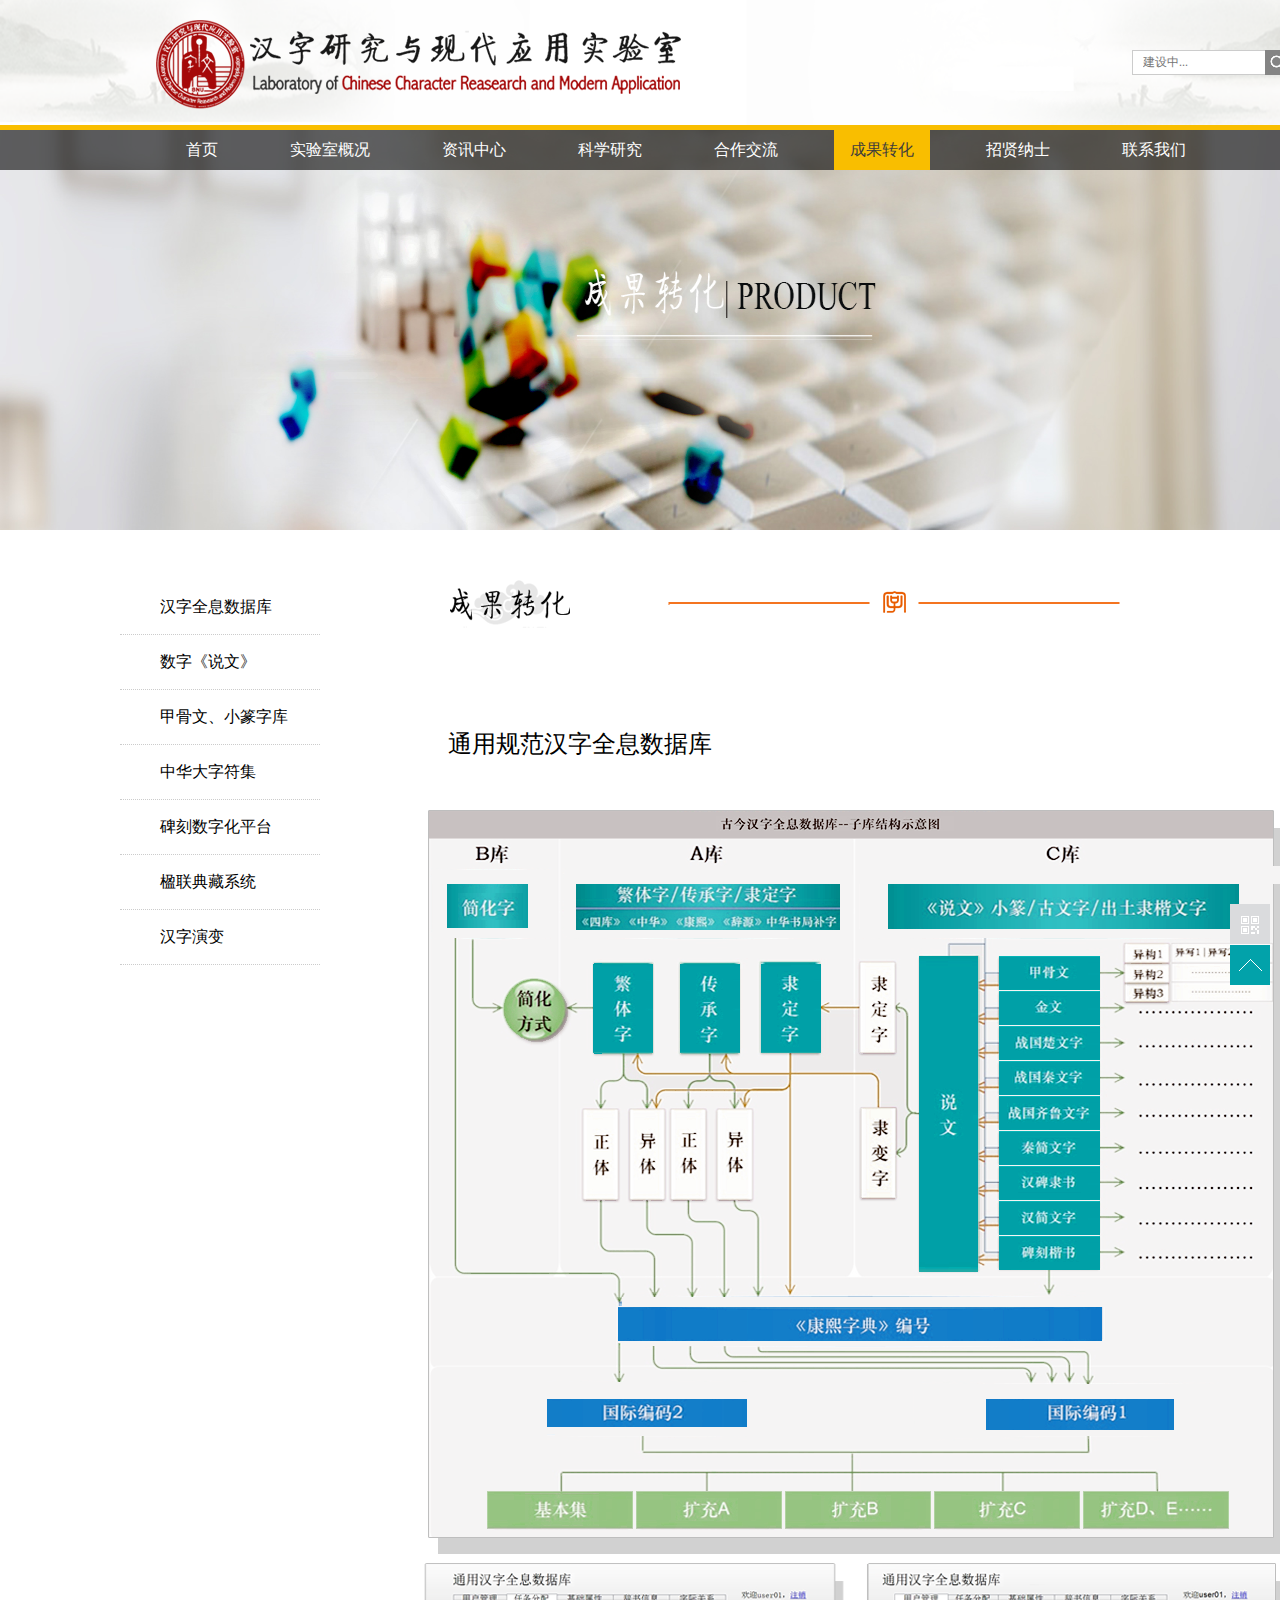
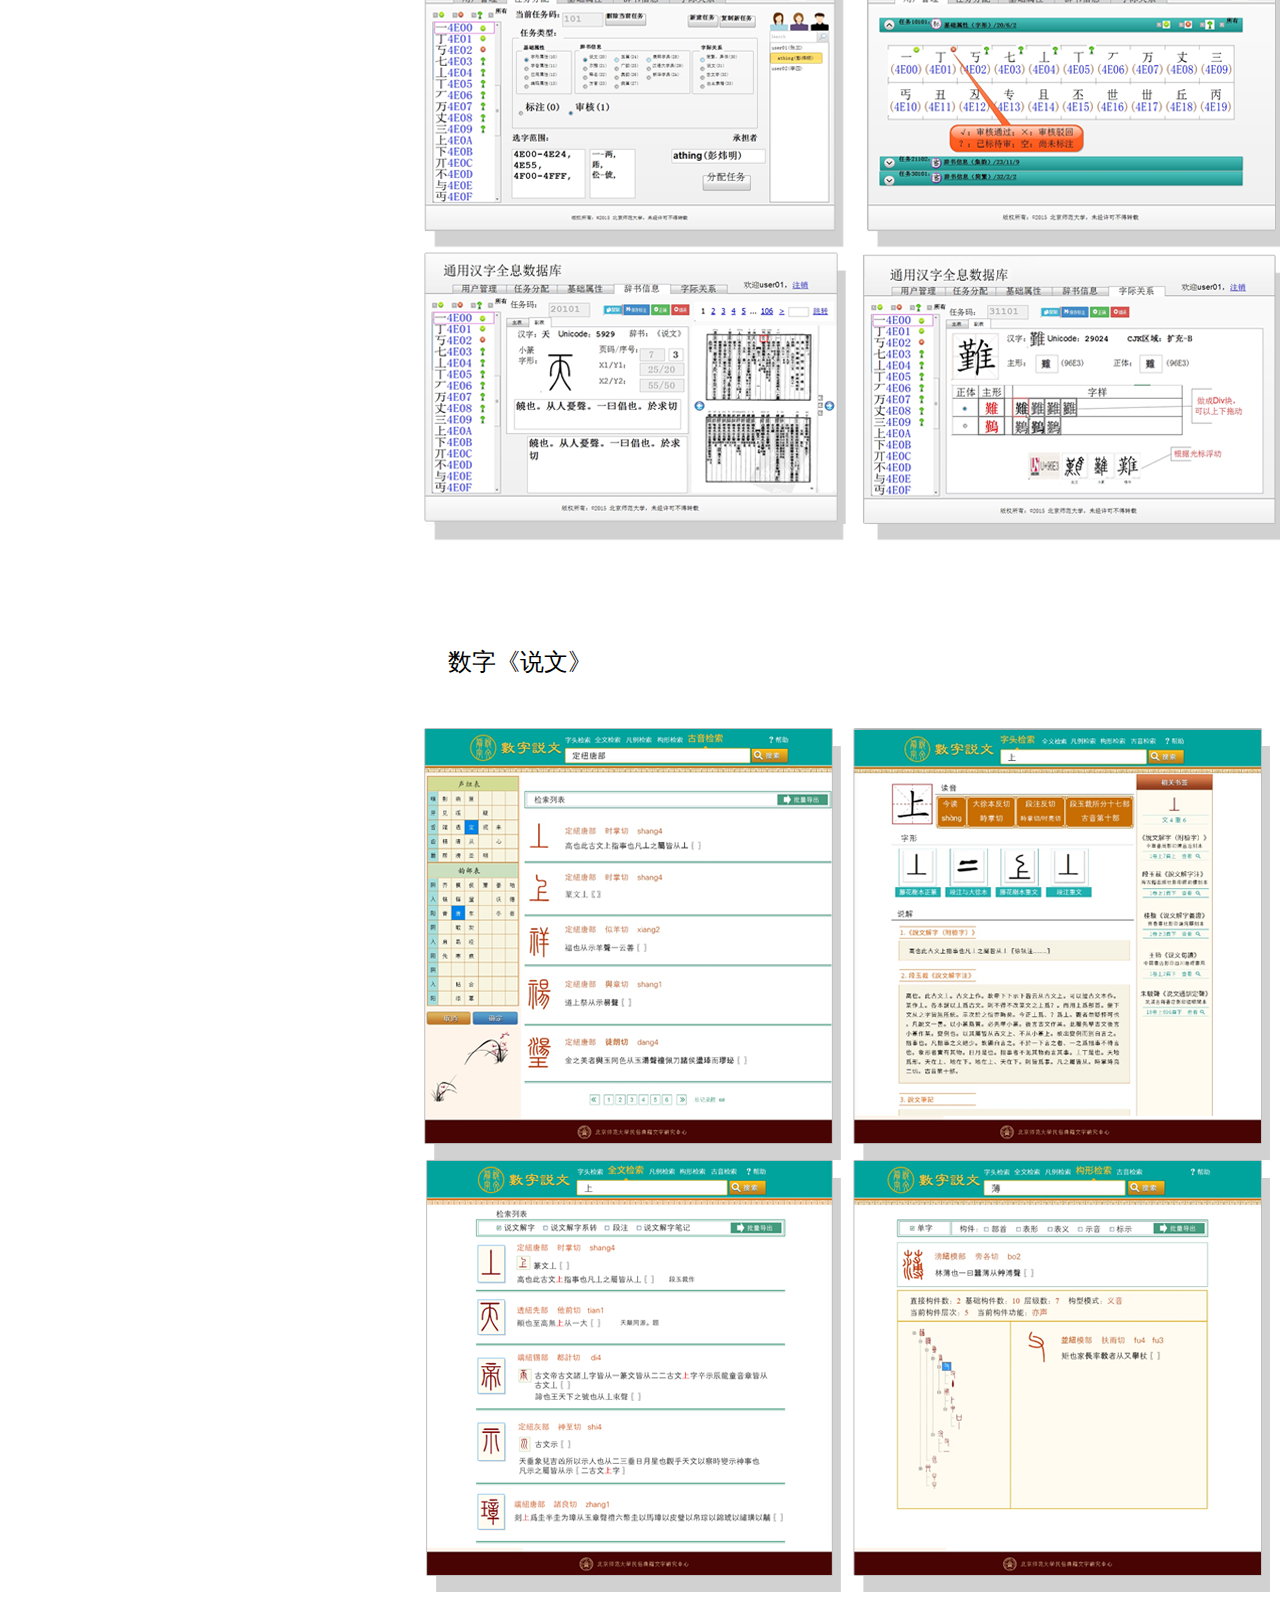
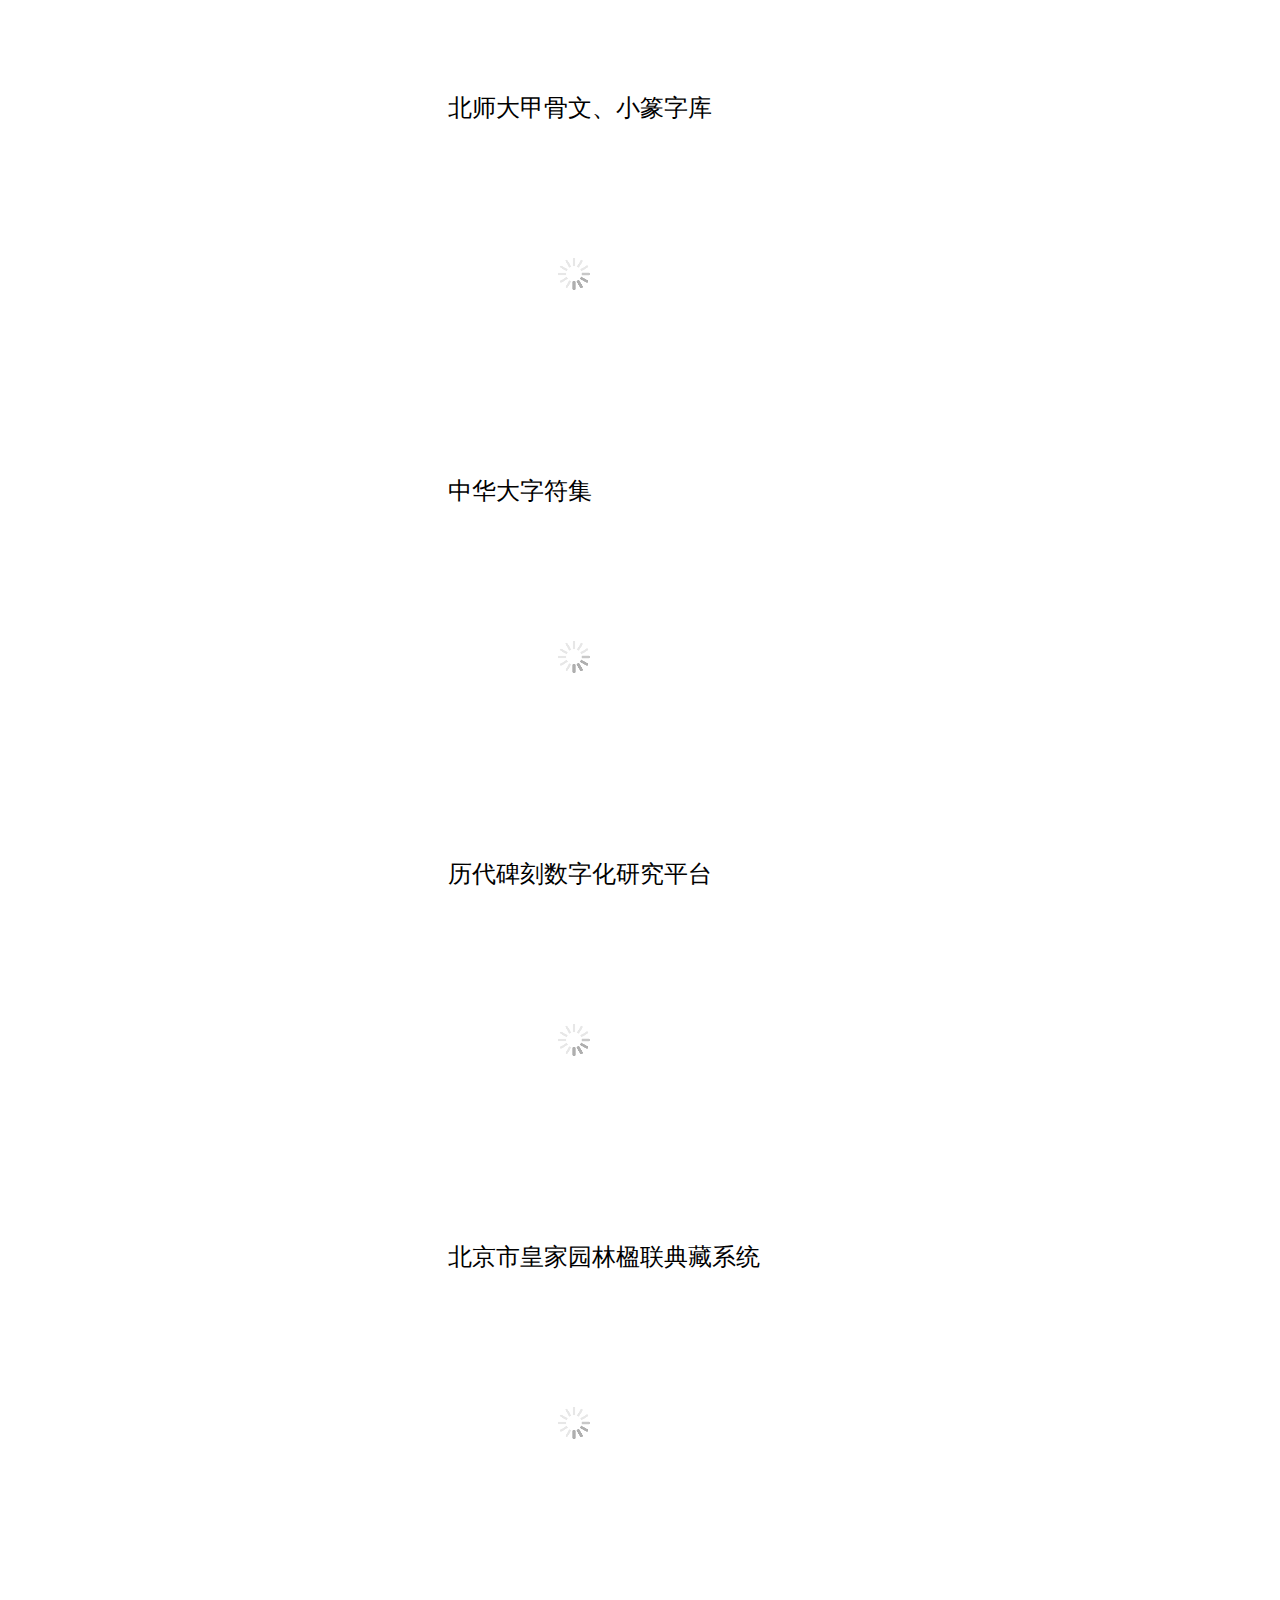
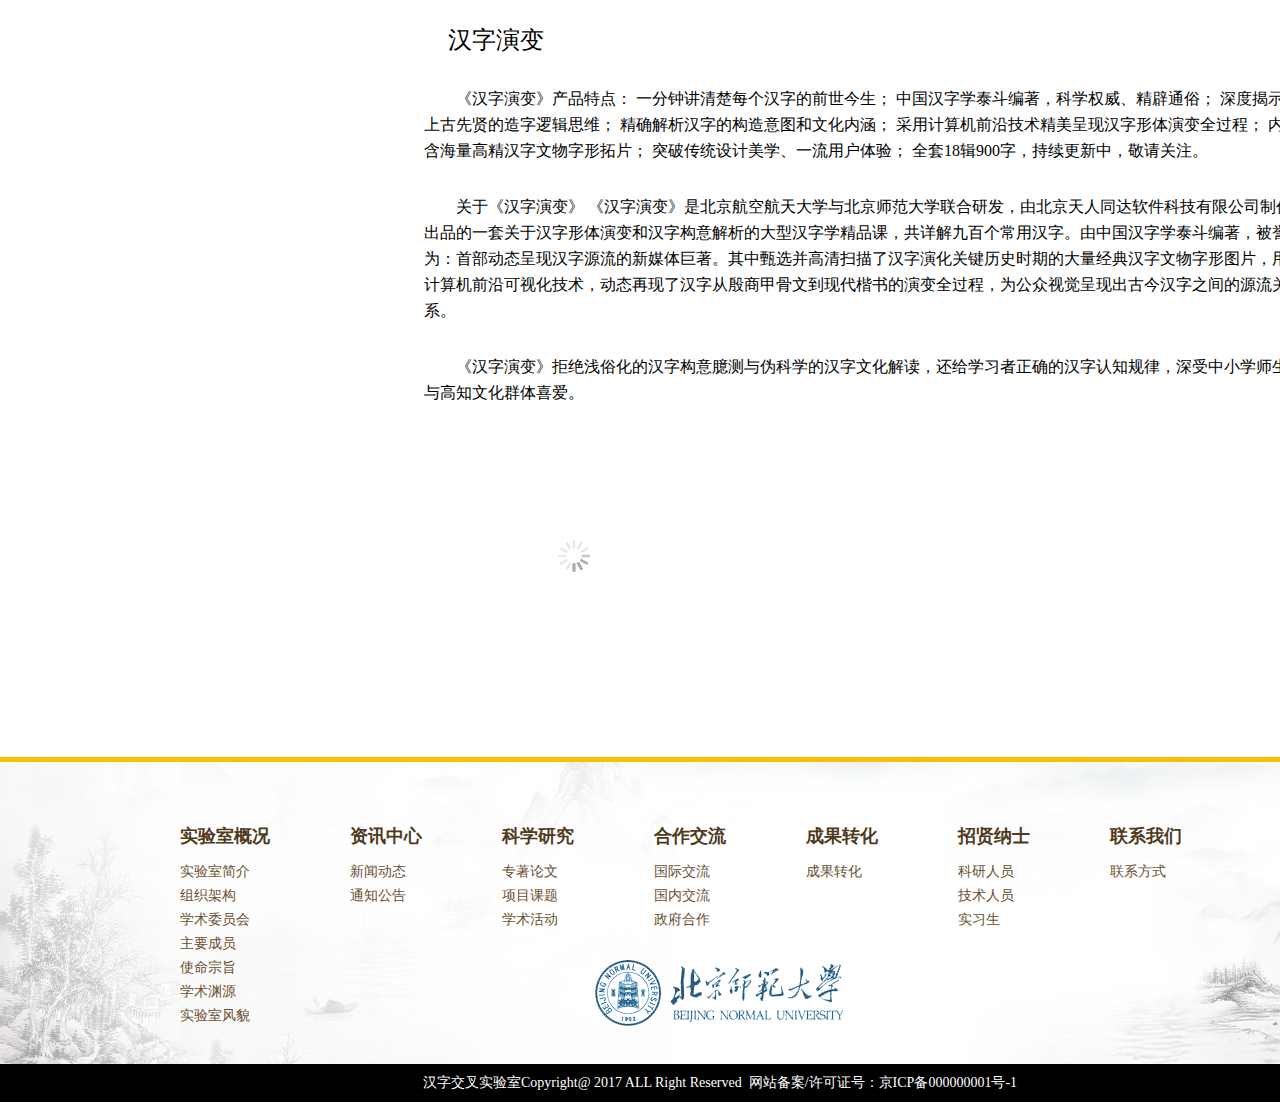
<file: html/product.html>
<!DOCTYPE html>
<html lang="en">
    <head>
        <title>汉字研究与现代应用实验室</title>
		<meta charset="utf-8">
	    <meta name="format-detection" content="telephone=no"/>
	    <meta name="renderer" content="webkit">
	    <meta http-equiv="X-UA-Compatible" content="IE=edge,chrome=1">
	    <meta name="viewport" content="width=1440">
	    <meta name="keywords" content="汉字研究,交叉学科,实验室,汉字研究与现代应用交叉学科实验室"/>
	    <meta name="description" content="汉字研究与现代应用交叉学科实验室是北京师范大学学科交叉重点建设项目，该实验室依托于具有深厚历史渊源、坚实学术基础的北师范大学文学院和教学、研究实力雄厚的北京师范大学信息科学与技术学院，是集学术科研与社会服务于一体、传统人文学科与现代信息科学相交叉的高层次科研和服务机构。">
	    <link rel="stylesheet" href="../css/base.css"/>
	    <link rel="stylesheet" href="../css/common.css"/>
	    <link rel="stylesheet" href="../css/product.css"/>
	    <script src="../js/jquery.min.js"></script>
	    <script src="../js/common.js"></script>
	    <script src="../js/common2.js"></script>
	    <script src="../js/jquery.lazyload.min.js"></script>
		<script>
			$(function(){
			    $("img.lazy").lazyload({
			    	threshold : 200,
			    	placeholder:"../images/loading.gif",
			    	effect : "fadeIn"
			    });
			    $("#pwdSpan").hide();
			});
		</script>
		<!--[if lte IE 9]>
	        <script src="../js/ie9.js"></script>
	    <![endif]-->
	    <!--[if lte IE 8]>
            <style>
                #header .search input{
                    line-height: 23px;
                }
                .mask0{
                    display:block;
                }
            </style>
        <![endif]-->
    </head>
    <body>
    	<!-- 头部 -->
    	<div id="header">
    		<div class="wrapper">
    			<a class="logo" title="点击可切换logo">
	                <img src="../images/logo2.png" alt="">
	            </a>
	            <img src="../images/logo.png" height="64" width="431" alt="" style="margin-top:20px;float:left;">
	            <div class="search">
	            	<input id="pwd" type="text" placeholder="建设中..."/>
                    <input id="pwdSpan" type="text" placeholder="建设中...">
	            	<img src="../images/search.png" height="25" width="25" alt="">
	            </div>
    		</div>
    	</div>
    	<!-- 头部end -->
    	<!-- 导航条 -->
    	<div id="nav-bar">
    		<ul class="nav">
	            <li><a href="../index.html" class="a1">首页</a></li>
	            <li><a href="labInt.html" class="a1">实验室概况</a>
	            	<dl>
	                    <dd><a href="labInt.html#labInt" class="a2">实验室简介</a></dd>
	                    <dd><a href="labInt.html#structure" class="a2">组织架构</a></dd>
	                    <dd><a href="labInt.html#committee" class="a2">学术委员会</a></dd>
	                    <dd><a href="labInt.html#leader" class="a2">主要成员</a></dd>
	                    <dd><a href="labInt.html#mission" class="a2">使命宗旨</a></dd>
	                    <dd><a href="labInt.html#culture" class="a2">学术渊源</a></dd>
	                    <dd><a href="labInt.html#labView" class="a2">实验室风貌</a></dd>
	                </dl>
	            </li>
	            <li><a href="news.html" class="a1">资讯中心</a>
	            	<dl>
	                    <dd><a href="news.html#hotNews" class="a2">新闻动态</a></dd>
	                    <dd><a href="news.html#notice" class="a2">通知公告</a></dd>
	                </dl>
	            </li>
	            <li><a href="sciAch.html" class="a1">科学研究</a>
	            	<dl>
	                    <dd><a href="sciAch.html#represent" class="a2">专著论文</a></dd>
	                    <dd><a href="sciAch.html#topic" class="a2">项目课题</a></dd>
	                    <dd><a href="sciAch.html#activity" class="a2">学术活动</a></dd>
	                </dl>
	            </li>
	            <li><a href="cooperCommu.html" class="a1">合作交流</a>
	            	<dl>
	                    <dd><a href="cooperCommu.html#international" class="a2">国际交流</a></dd> 
	                    <dd><a href="cooperCommu.html#domestic" class="a2">国内交流</a></dd> 
	                    <dd><a href="cooperCommu.html#goverCooper" class="a2">政府合作</a></dd>                
	                </dl>
	            </li>
	            <li  style="background-color: #f9be00;"><a href="product.html" class="a1" style="color:#3e3c3c;">成果转化</a>
	            </li>
	            <li><a href="talent.html" class="a1">招贤纳士</a>
	            	<dl>
	                    <dd><a href="talent.html#talentInt" class="a2">科研人员</a></dd>  
	                    <dd><a href="talent.html#talentImpor" class="a2">技术人员</a></dd> 
	                    <dd><a href="talent.html#zhaopin" class="a2">实习生</a></dd>  
	                </dl>
	            </li>
	            <li><a href="contactUs.html" class="a1">联系我们</a>
	            	<dl>
	                    <dd><a href="contactUs.html#telephone" class="a2">联系方式</a></dd>               
	                </dl>
	            </li>    
	        </ul>
	        <div class="mask0"></div>
    	</div>	
    	<!-- 导航条end -->
    	<!-- 首图 -->
    	<div class="shoutu-nav"><img src="../images/product.jpg" height="400" width="1903" alt="">	</div>
		<!-- 首图end -->
    	<!-- 内容 -->
    	<div class="content">
			<!-- 成果转化 -->
			<div class="product" id="product">
				<div class="bgc">
					<!-- 左侧导航 -->
					<ul class="left-nav b">
						<li><a href="product.html#quanxi">汉字全息数据库</a></li>
						<li><a href="product.html#shuowen">数字《说文》</a></li>
						<li><a href="product.html#jiagu">甲骨文、小篆字库</a></li>
						<li><a href="product.html#dazifu">中华大字符集</a></li>
						<li><a href="product.html#beike">碑刻数字化平台</a></li>
						<li><a href="product.html#yinglian">楹联典藏系统</a></li>
						<li><a href="product.html#app">汉字演变</a></li>
					</ul>
					<!-- 左侧导航end -->
					<div class="product-con">
						<div class="product-nav">
							<img src="../images/product.png" height="48" width="120" alt="" class="title">
							<img src="../images/school.png" height="24" width="452" alt="" class="xiushi">
						</div>
						<div class="common" id="quanxi">
							<span>通用规范汉字全息数据库</span><br>
							<img class="lazy" data-original="../images/quanxi.png" alt="">
						</div>
						<div class="common" id="shuowen">
							<span>数字《说文》</span><br>
							<img class="lazy" data-original="../images/shuowen.png" alt="">
						</div>
						<div class="common" id="jiagu">
							<span>北师大甲骨文、小篆字库</span><br>
							<img class="lazy" data-original="../images/jiagu.png" alt="">
						</div>
						<div class="common" id="dazifu">
							<span>中华大字符集</span><br>
							<img class="lazy" data-original="../images/dazifu.png" alt="">
						</div>
						<div class="common" id="beike">
							<span>历代碑刻数字化研究平台</span><br>
							<img class="lazy" data-original="../images/beike.png" alt="">
						</div>
						<div class="common" id="yinglian">
							<span>北京市皇家园林楹联典藏系统</span><br>
							<img class="lazy" data-original="../images/yinglian.png" alt="">
						</div>
						<div class="common" id="app">
							<span>汉字演变</span><br>
							<p>《汉字演变》产品特点： 一分钟讲清楚每个汉字的前世今生； 中国汉字学泰斗编著，科学权威、精辟通俗； 深度揭示上古先贤的造字逻辑思维； 精确解析汉字的构造意图和文化内涵； 采用计算机前沿技术精美呈现汉字形体演变全过程； 内含海量高精汉字文物字形拓片； 突破传统设计美学、一流用户体验； 全套18辑900字，持续更新中，敬请关注。</p>
							<p> 关于《汉字演变》 《汉字演变》是北京航空航天大学与北京师范大学联合研发，由北京天人同达软件科技有限公司制作出品的一套关于汉字形体演变和汉字构意解析的大型汉字学精品课，共详解九百个常用汉字。由中国汉字学泰斗编著，被誉为：首部动态呈现汉字源流的新媒体巨著。其中甄选并高清扫描了汉字演化关键历史时期的大量经典汉字文物字形图片，用计算机前沿可视化技术，动态再现了汉字从殷商甲骨文到现代楷书的演变全过程，为公众视觉呈现出古今汉字之间的源流关系。</p>
							<p>《汉字演变》拒绝浅俗化的汉字构意臆测与伪科学的汉字文化解读，还给学习者正确的汉字认知规律，深受中小学师生与高知文化群体喜爱。</p>
							<img class="lazy" data-original="../images/app.png" alt="">
						</div>
					</div>
				</div>
			</div>
			<!-- 成果转化end -->
		</div>
    	<!-- 内容end -->
    	<!-- 底部 -->
    	<div class="footer">
			<div class="footer-nav clearfix">
				<ul>
					<li><a href="labInt.html">实验室概况</a></li>
					<li><a href="labInt.html#labInt">实验室简介</a></li>
					<li><a href="labInt.html#structure">组织架构</a></li>
					<li><a href="labInt.html#committee">学术委员会</a></li>
					<li><a href="labInt.html#leader">主要成员</a></li>
					<li><a href="labInt.html#mission">使命宗旨</a></li>
					<li><a href="labInt.html#culture">学术渊源</a></li>
					<li><a href="labInt.html#labView">实验室风貌</a></li>
				</ul>
				<ul>
					<li><a href="news.html">资讯中心</a></li>
					<li><a href="news.html#hotNews">新闻动态</a></li>
					<li><a href="news.html#notice">通知公告</a></li>
				</ul>
				<ul>
					<li><a href="sciAch.html">科学研究</a></li>
					<li><a href="sciAch.html#represent">专著论文</a></li>
					<li><a href="sciAch.html#topic">项目课题</a></li>
					<li><a href="sciAch.html#activity">学术活动</a></li>
				</ul>
				<ul>
					<li><a href="cooperCommu.html">合作交流</a></li>
					<li><a href="cooperCommu.html#international">国际交流</a></li>
					<li><a href="cooperCommu.html#domestic">国内交流</a></li>
					<li><a href="cooperCommu.html#goverCooper">政府合作</a></li>
				</ul>
				<ul>
					<li><a href="product.html">成果转化</a></li>
					<li><a href="product.html">成果转化</a></li>
				</ul>
				<ul>
					<li><a href="talent.html">招贤纳士</a></li>
					<li><a href="talent.html#talentInt">科研人员</a></li>
					<li><a href="talent.html#talentImpor">技术人员</a></li>
					<li><a href="talent.html#zhaopin">实习生</a></li>
				</ul>
				<ul>
					<li><a href="contactUs.html">联系我们</a></li>
					<li><a href="contactUs.html#telephone">联系方式</a></li>
				</ul>
			</div>
			<div class="bsd">
				<p>汉字交叉实验室Copyright@ 2017 ALL Right Reserved &nbsp;网站备案/许可证号：京ICP备000000001号-1</p>
			</div>
			<img src="../images/bsd.png" height="78" width="256" alt="">
		</div>
    	<!-- 底部end -->
    </body>
    <script src="../js/backtop.js"></script>
</html>
</file>
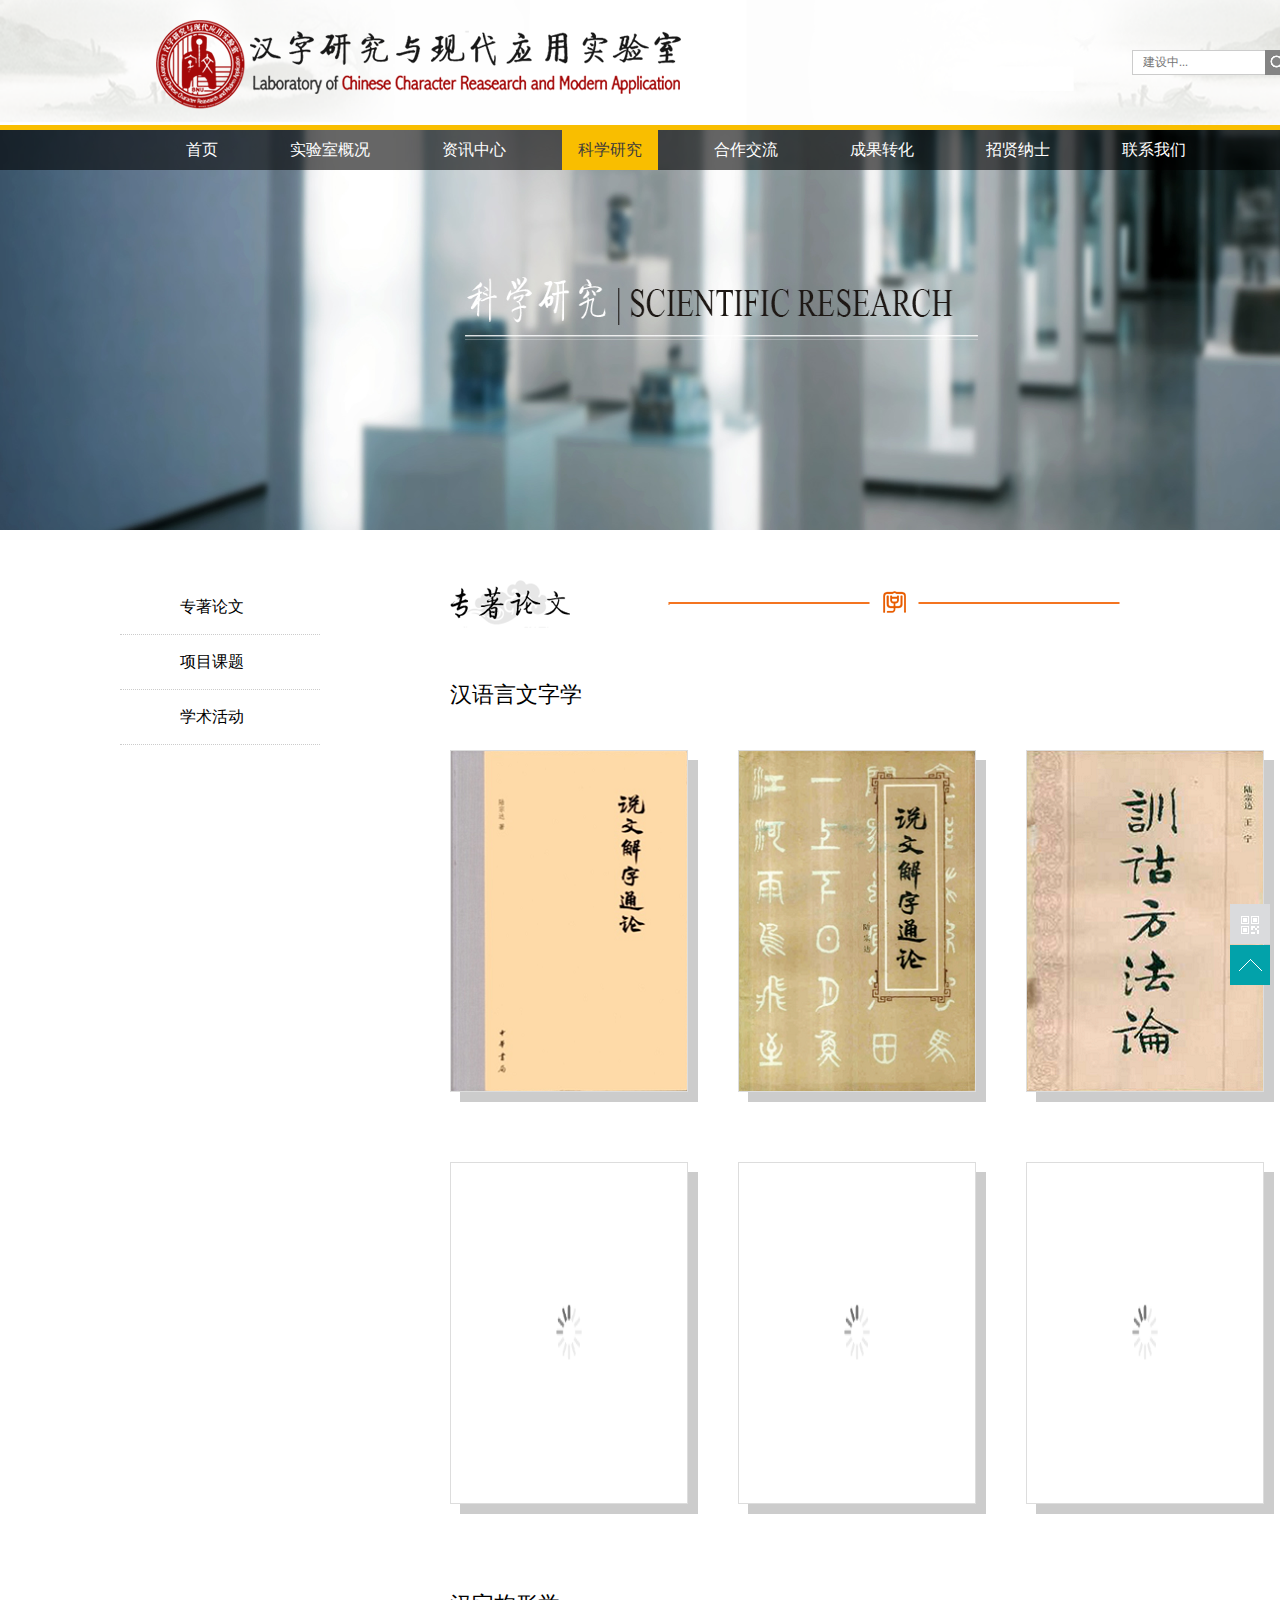
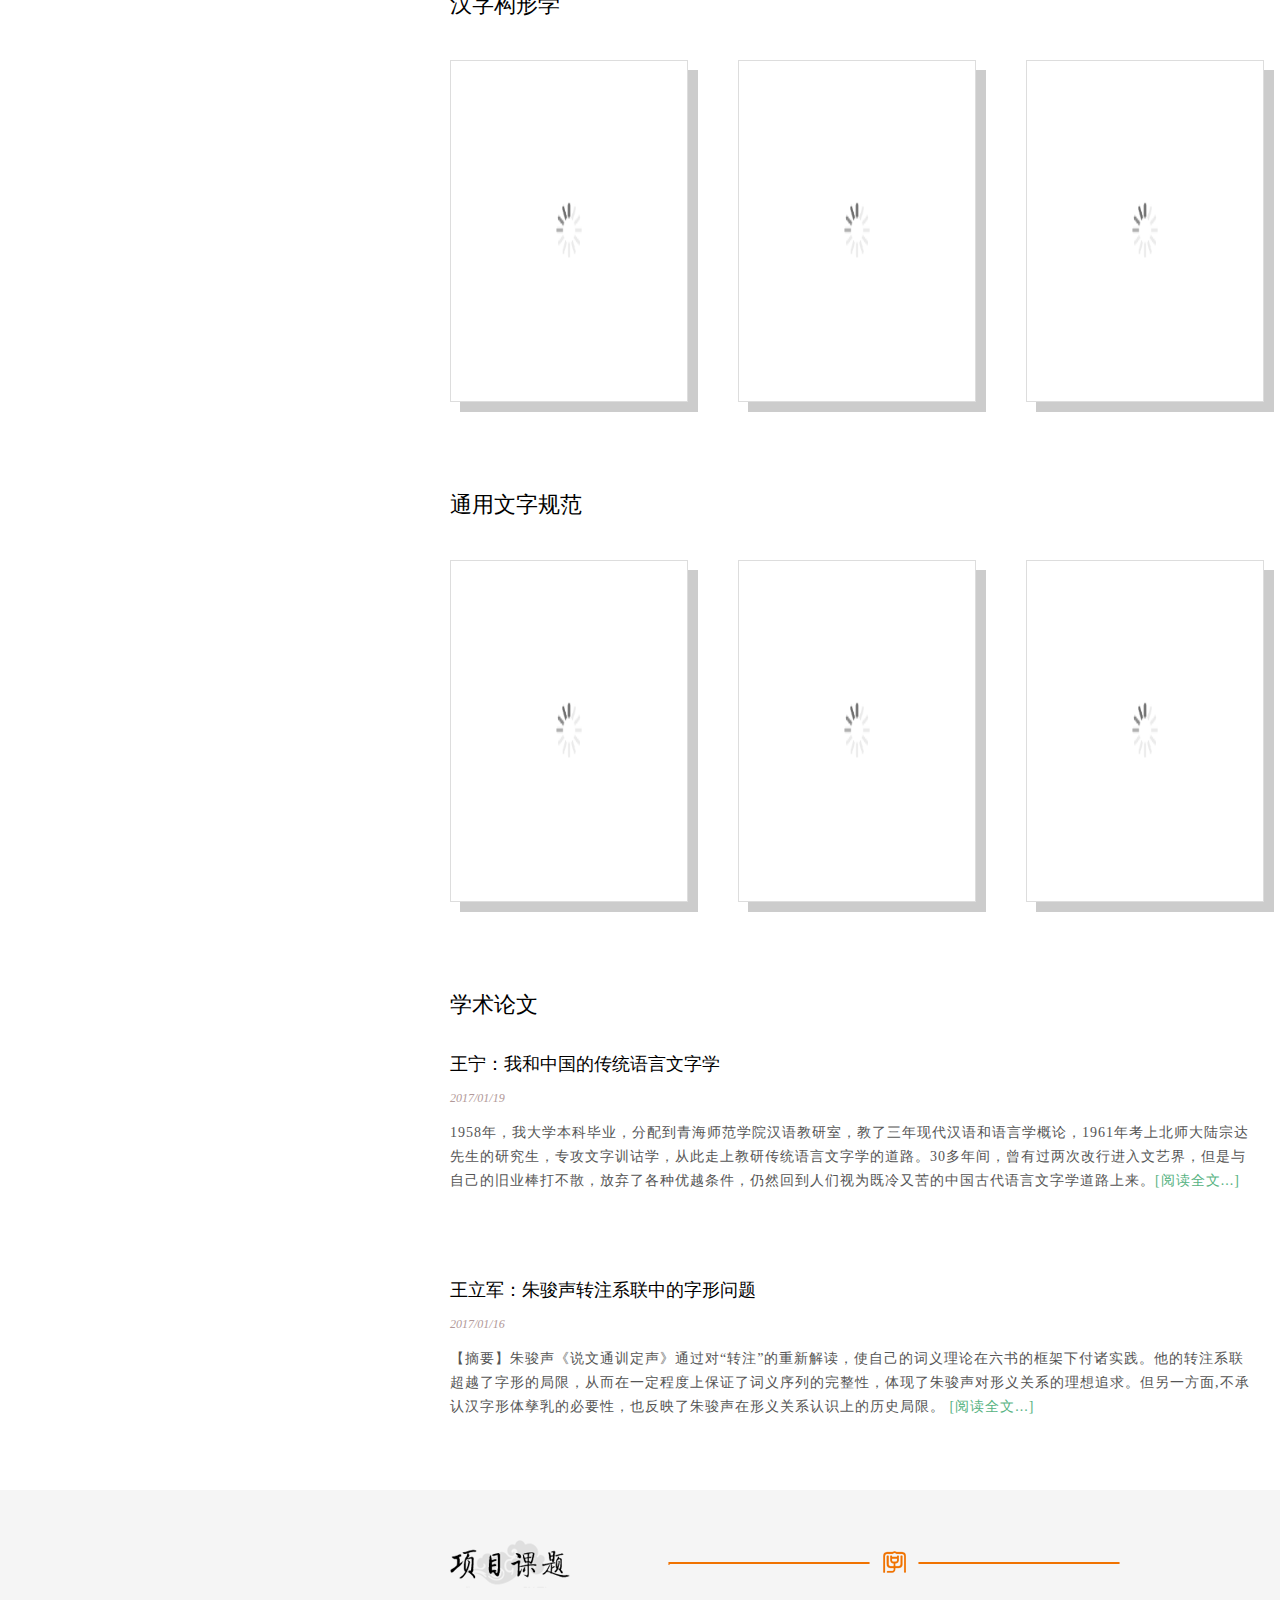
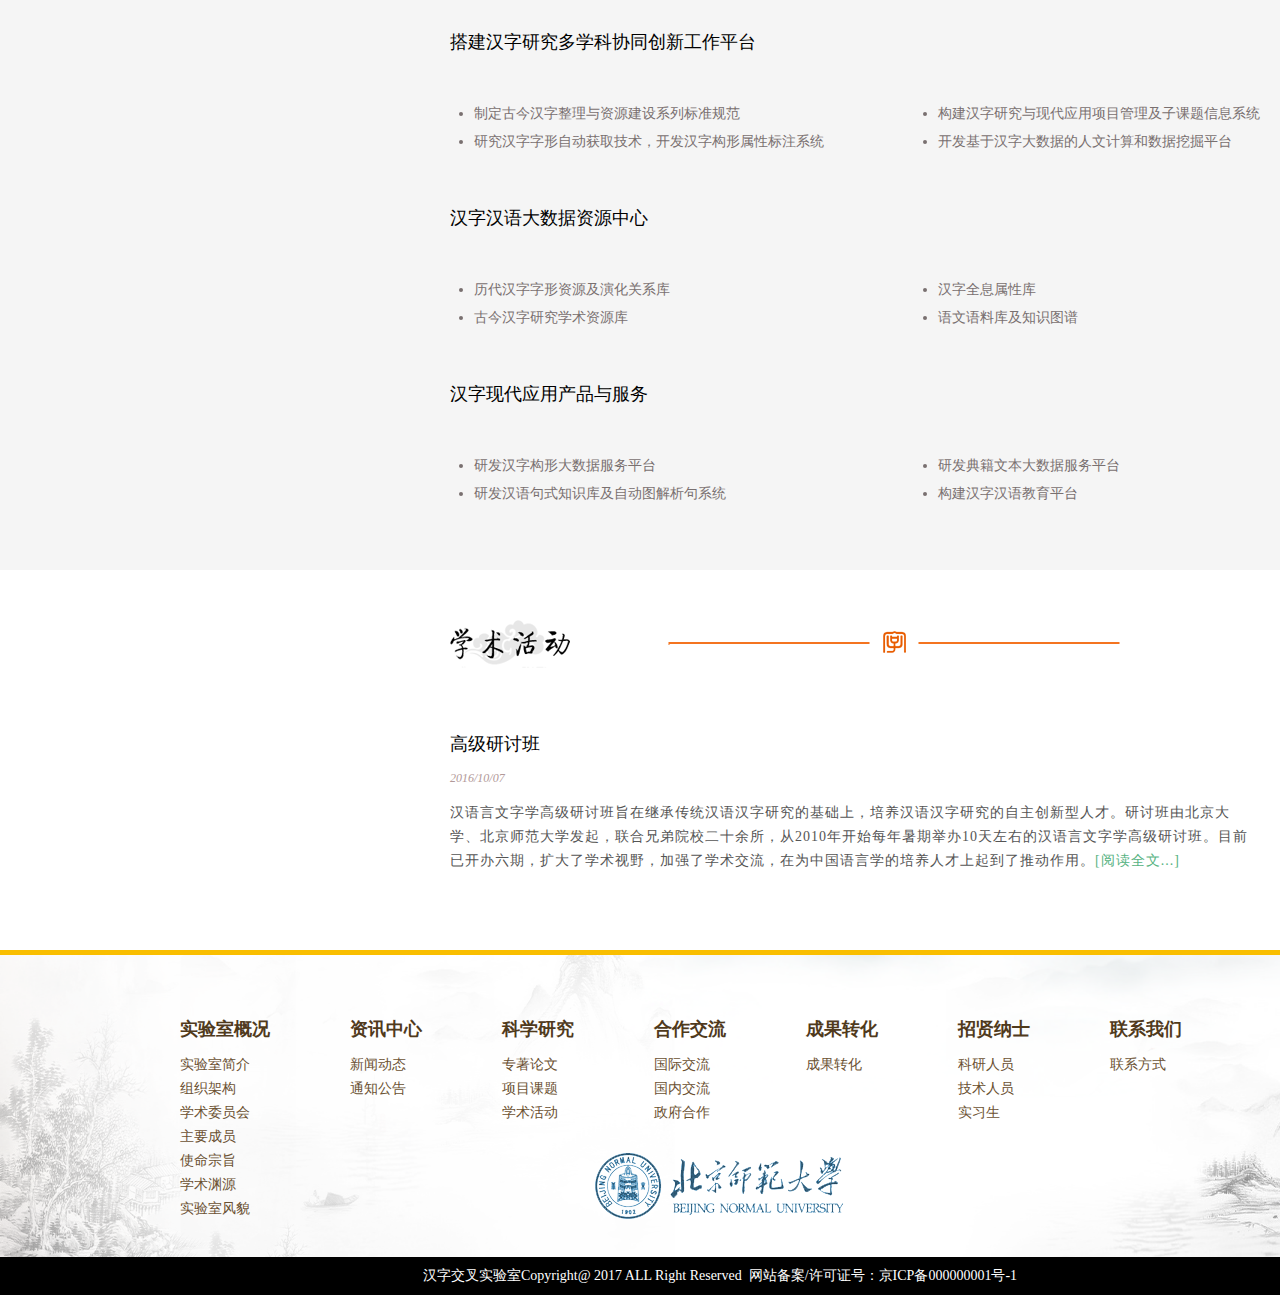
<file: html/sciAch.html>
<!DOCTYPE html>
<html lang="en">
    <head>
        <title>汉字研究与现代应用实验室</title>
		<meta charset="utf-8">
	    <meta name="format-detection" content="telephone=no"/>
	    <meta name="renderer" content="webkit">
	    <meta http-equiv="X-UA-Compatible" content="IE=edge,chrome=1">
	    <meta name="viewport" content="width=1440">
	    <meta name="keywords" content="汉字研究,交叉学科,实验室,汉字研究与现代应用交叉学科实验室"/>
	    <meta name="description" content="汉字研究与现代应用交叉学科实验室是北京师范大学学科交叉重点建设项目，该实验室依托于具有深厚历史渊源、坚实学术基础的北师范大学文学院和教学、研究实力雄厚的北京师范大学信息科学与技术学院，是集学术科研与社会服务于一体、传统人文学科与现代信息科学相交叉的高层次科研和服务机构。">
	    <link rel="stylesheet" href="../css/base.css"/>
	    <link rel="stylesheet" href="../css/common.css"/>
	    <link rel="stylesheet" href="../css/sciAch.css"/>
	    <script src="../js/jquery.min.js"></script>
	    <script src="../js/common.js"></script>
	    <script src="../js/common2.js"></script>
	    <script src="../js/jquery.lazyload.min.js"></script>
		<script>
			$(function(){
			    $("img.lazy").lazyload({
			    	threshold : 200,
			    	placeholder:"../images/loading.gif",
			    	effect : "fadeIn"
			    });
			    $("#pwdSpan").hide();
			});
		</script>
		<!--[if lte IE 9]>
	        <script src="../js/ie9.js"></script>
	    <![endif]-->
	    <!--[if lte IE 8]>
            <style>
                #header .search input{
                    line-height: 23px;
                }
                .mask0{
                    display:block;
                }
            </style>
        <![endif]-->
    </head>
    <body>
    	<!-- 头部 -->
    	<div id="header">
    		<div class="wrapper">
    			<a class="logo" title="点击可切换logo">
	                <img src="../images/logo2.png" alt="">
	            </a>
	            <img src="../images/logo.png" height="64" width="431" alt="" style="margin-top:20px;float:left;">
	            <div class="search">
	            	<input id="pwd" type="text" placeholder="建设中..."/>
                    <input id="pwdSpan" type="text" placeholder="建设中...">
	            	<img src="../images/search.png" height="25" width="25" alt="">
	            </div>
    		</div>
    	</div>
    	<!-- 头部end -->
    	<!-- 导航条 -->
    	<div id="nav-bar">
    		<ul class="nav">
	            <li><a href="../index.html" class="a1">首页</a></li>
	            <li><a href="labInt.html" class="a1">实验室概况</a>
	            	<dl>
	                    <dd><a href="labInt.html#labInt" class="a2">实验室简介</a></dd>
	                    <dd><a href="labInt.html#structure" class="a2">组织架构</a></dd>
	                    <dd><a href="labInt.html#committee" class="a2">学术委员会</a></dd>
	                    <dd><a href="labInt.html#leader" class="a2">主要成员</a></dd>
	                    <dd><a href="labInt.html#mission" class="a2">使命宗旨</a></dd>
	                    <dd><a href="labInt.html#culture" class="a2">学术渊源</a></dd>
	                    <dd><a href="labInt.html#labView" class="a2">实验室风貌</a></dd>
	                </dl>
	            </li>
	            <li><a href="news.html" class="a1">资讯中心</a>
	            	<dl>
	                    <dd><a href="news.html#hotNews" class="a2">新闻动态</a></dd>
	                    <dd><a href="news.html#notice" class="a2">通知公告</a></dd>
	                </dl>
	            </li>
	            <li  style="background-color: #f9be00;"><a href="sciAch.html" class="a1" style="color:#3e3c3c;">科学研究</a>
	            	<dl>
	                    <dd><a href="sciAch.html#represent" class="a2">专著论文</a></dd>
	                    <dd><a href="sciAch.html#topic" class="a2">项目课题</a></dd>
	                    <dd><a href="sciAch.html#activity" class="a2">学术活动</a></dd>
	                </dl>
	            </li>
	            <li><a href="cooperCommu.html" class="a1">合作交流</a>
	            	<dl>
	                    <dd><a href="cooperCommu.html#international" class="a2">国际交流</a></dd> 
	                    <dd><a href="cooperCommu.html#domestic" class="a2">国内交流</a></dd> 
	                    <dd><a href="cooperCommu.html#goverCooper" class="a2">政府合作</a></dd>                
	                </dl>
	            </li>
	            <li><a href="product.html" class="a1">成果转化</a>
	            </li>
	            <li><a href="talent.html" class="a1">招贤纳士</a>
	            	<dl>
	                    <dd><a href="talent.html#talentInt" class="a2">科研人员</a></dd>  
	                    <dd><a href="talent.html#talentImpor" class="a2">技术人员</a></dd> 
	                    <dd><a href="talent.html#zhaopin" class="a2">实习生</a></dd>  
	                </dl>
	            </li>
	            <li><a href="contactUs.html" class="a1">联系我们</a>
	            	<dl>
	                    <dd><a href="contactUs.html#telephone" class="a2">联系方式</a></dd>               
	                </dl>
	            </li>    
	        </ul>
	       	<div class="mask0"></div>
    	</div>	
    	<!-- 导航条end -->
    	<!-- 首图 -->
    	<div class="shoutu-nav"><img src="../images/sciAch.jpg" height="400" width="1903" alt="">	</div>
		<!-- 首图end -->
    	<!-- 内容 -->
    	<div class="content">
			<!-- 专著论文 -->
			<div class="represent" id="represent">
				<div class="bgc">
					<!-- 左侧导航 -->
					<ul class="left-nav">
						<li><a href="sciAch.html#represent">专著论文</a></li>
						<li><a href="sciAch.html#topic">项目课题</a></li>
						<li><a href="sciAch.html#activity">学术活动</a></li>
					</ul>
					<!-- 左侧导航end -->
					<div class="represent-con" style="height:2510px;">
						<div class="represent-nav">
							<img src="../images/represent.png" height="48" width="120" alt="" class="title">
							<img src="../images/school.png" height="24" width="452" alt="" class="xiushi">
						</div>
						<div class="hyywz">
							<span>汉语言文字学</span>
							<ul class="clearfix">
								<li><img class="lazy" data-original="../images/hyywzx1.png" height="340" width="236" alt=""></li>
								<li><img class="lazy" data-original="../images/hyywzx2.png" height="340" width="236" alt=""></li>
								<li><img class="lazy" data-original="../images/hyywzx3.png" height="340" width="236" alt=""></li>
								<li><img class="lazy" data-original="../images/hyywzx4.png" height="340" width="236" alt=""></li>
								<li><img class="lazy" data-original="../images/hyywzx5.png" height="340" width="236" alt=""></li>
								<li><img class="lazy" data-original="../images/hyywzx6.png" height="340" width="236" alt=""></li>
							</ul>
						</div>
						<div class="hzgx">
							<span>汉字构形学</span>
							<ul class="clearfix">
								<li><img class="lazy" data-original="../images/hzgxx1.png" height="340" width="236" alt=""></li>
								<li><img class="lazy" data-original="../images/hzgxx2.png" height="340" width="236" alt=""></li>
								<li><img class="lazy" data-original="../images/hzgxx3.png" height="340" width="236" alt=""></li>
							</ul>
						</div>
						<div class="wzgf">
							<span>通用文字规范</span>
							<ul class="clearfix">
								<li><img class="lazy" data-original="../images/yjkt1.png" height="340" width="236" alt=""></li>
								<li><img class="lazy" data-original="../images/yjkt3.png" height="340" width="236" alt=""></li>
								<li><img class="lazy" data-original="../images/yjkt2.png" height="340" width="236" alt=""></li>
							</ul>
						</div>
						<ul class="paper">
							<h2>学术论文</h2>
							<li>
								<a class="title" href="http://mp.weixin.qq.com/s?__biz=MzI1MTA2MjI1Mw==&mid=2653172805&idx=1&sn=3f6edfd920a5f3613e9fc66eeab844b4&scene=23&srcid=07317NwesnWnnvLuwg7c1iyh#rd" target="_blank">王宁：我和中国的传统语言文字学</a><br>
								<span>2017/01/19</span><br>
								<p>1958年，我大学本科毕业，分配到青海师范学院汉语教研室，教了三年现代汉语和语言学概论，1961年考上北师大陆宗达先生的研究生，专攻文字训诂学，从此走上教研传统语言文字学的道路。30多年间，曾有过两次改行进入文艺界，但是与自己的旧业棒打不散，放弃了各种优越条件，仍然回到人们视为既冷又苦的中国古代语言文字学道路上来。<a href="http://mp.weixin.qq.com/s?__biz=MzI1MTA2MjI1Mw==&mid=2653172805&idx=1&sn=3f6edfd920a5f3613e9fc66eeab844b4&scene=23&srcid=07317NwesnWnnvLuwg7c1iyh#rd" target="_blank">[阅读全文...]</a></p>
							</li>
							<li>
								<a class="title" href="http://wxy.bnu.edu.cn/kxyj/xzlw/hyywzx/104820.html" target="_blank">王立军：朱骏声转注系联中的字形问题</a><br>
								<span>2017/01/16</span><br>
								<p>【摘要】朱骏声《说文通训定声》通过对“转注”的重新解读，使自己的词义理论在六书的框架下付诸实践。他的转注系联超越了字形的局限，从而在一定程度上保证了词义序列的完整性，体现了朱骏声对形义关系的理想追求。但另一方面,不承认汉字形体孳乳的必要性，也反映了朱骏声在形义关系认识上的历史局限。 <a href="http://wxy.bnu.edu.cn/kxyj/xzlw/hyywzx/104820.html" target="_blank">[阅读全文...]</a></p>
							</li>
						</ul>
					</div>
				</div>	
			</div>
			<!-- 专著论文end -->
			<!-- 项目课题 -->
			<div class="topic" id="topic">
				<div class="bgc">
					<div class="topic-con">
						<div class="topic-nav">
							<img src="../images/topic.png" height="48" width="120" alt="" class="title">
							<img src="../images/school1.png" height="24" width="452" alt="" class="xiushi">
						</div>
						<div class="project">
							<ul class="projectUl">
								<li class="projectTitle">
									<h2>搭建汉字研究多学科协同创新工作平台</h2>
									<ul>
										<li>制定古今汉字整理与资源建设系列标准规范</li>
										<li>构建汉字研究与现代应用项目管理及子课题信息系统</li>
										<li>研究汉字字形自动获取技术，开发汉字构形属性标注系统</li>
										<li>开发基于汉字大数据的人文计算和数据挖掘平台</li>
									</ul>
								</li>
								<li class="projectTitle">
									<h2>汉字汉语大数据资源中心</h2>
									<ul>
										<li>历代汉字字形资源及演化关系库</li>
										<li>汉字全息属性库</li>
										<li>古今汉字研究学术资源库</li>
										<li>语文语料库及知识图谱</li>
									</ul>
								</li>
								<li class="projectTitle">
									<h2>汉字现代应用产品与服务</h2>
									<ul>
										<li>研发汉字构形大数据服务平台</li>
										<li>研发典籍文本大数据服务平台</li>
										<li>研发汉语句式知识库及自动图解析句系统</li>
										<li>构建汉字汉语教育平台</li>
									</ul>
								</li>
							</ul>
						</div>
					</div>
				</div>
			</div>
			<!-- 项目课题end -->
			<!-- 学术活动 -->
			<div class="activity" id="activity">
				<div class="bgc">
					<div class="activity-con">
						<div class="activity-nav">
							<img src="../images/activity.png" height="48" width="120" alt="" class="title">
							<img src="../images/school.png" height="24" width="452" alt="" class="xiushi">
						</div>
						<ul>
							<li>
								<a class="title">高级研讨班</a><br>
								<span>2016/10/07</span><br>
								<p>汉语言文字学高级研讨班旨在继承传统汉语汉字研究的基础上，培养汉语汉字研究的自主创新型人才。研讨班由北京大学、北京师范大学发起，联合兄弟院校二十余所，从2010年开始每年暑期举办10天左右的汉语言文字学高级研讨班。目前已开办六期，扩大了学术视野，加强了学术交流，在为中国语言学的培养人才上起到了推动作用。<a href="" target="_blank">[阅读全文...]</a></p>
							</li>
						</ul>
					</div>
				</div>
			</div>
			<!-- 学术活动end -->
		</div>
    	<!-- 内容end -->
    	<!-- 底部 -->
    	<div class="footer">
			<div class="footer-nav clearfix">
				<ul>
					<li><a href="labInt.html">实验室概况</a></li>
					<li><a href="labInt.html#labInt">实验室简介</a></li>
					<li><a href="labInt.html#structure">组织架构</a></li>
					<li><a href="labInt.html#committee">学术委员会</a></li>
					<li><a href="labInt.html#leader">主要成员</a></li>
					<li><a href="labInt.html#mission">使命宗旨</a></li>
					<li><a href="labInt.html#culture">学术渊源</a></li>
					<li><a href="labInt.html#labView">实验室风貌</a></li>
				</ul>
				<ul>
					<li><a href="news.html">资讯中心</a></li>
					<li><a href="news.html#hotNews">新闻动态</a></li>
					<li><a href="news.html#notice">通知公告</a></li>
				</ul>
				<ul>
					<li><a href="sciAch.html">科学研究</a></li>
					<li><a href="sciAch.html#represent">专著论文</a></li>
					<li><a href="sciAch.html#topic">项目课题</a></li>
					<li><a href="sciAch.html#activity">学术活动</a></li>
				</ul>
				<ul>
					<li><a href="cooperCommu.html">合作交流</a></li>
					<li><a href="cooperCommu.html#international">国际交流</a></li>
					<li><a href="cooperCommu.html#domestic">国内交流</a></li>
					<li><a href="cooperCommu.html#goverCooper">政府合作</a></li>
				</ul>
				<ul>
					<li><a href="product.html">成果转化</a></li>
					<li><a href="product.html">成果转化</a></li>
				</ul>
				<ul>
					<li><a href="talent.html">招贤纳士</a></li>
					<li><a href="talent.html#talentInt">科研人员</a></li>
					<li><a href="talent.html#talentImpor">技术人员</a></li>
					<li><a href="talent.html#zhaopin">实习生</a></li>
				</ul>
				<ul>
					<li><a href="contactUs.html">联系我们</a></li>
					<li><a href="contactUs.html#telephone">联系方式</a></li>
				</ul>
			</div>
			<div class="bsd">
				<p>汉字交叉实验室Copyright@ 2017 ALL Right Reserved &nbsp;网站备案/许可证号：京ICP备000000001号-1</p>
			</div>
			<img src="../images/bsd.png" height="78" width="256" alt="">
		</div>
    	<!-- 底部end -->
    </body>
	<script src="../js/backtop.js"></script>
</html>
</file>
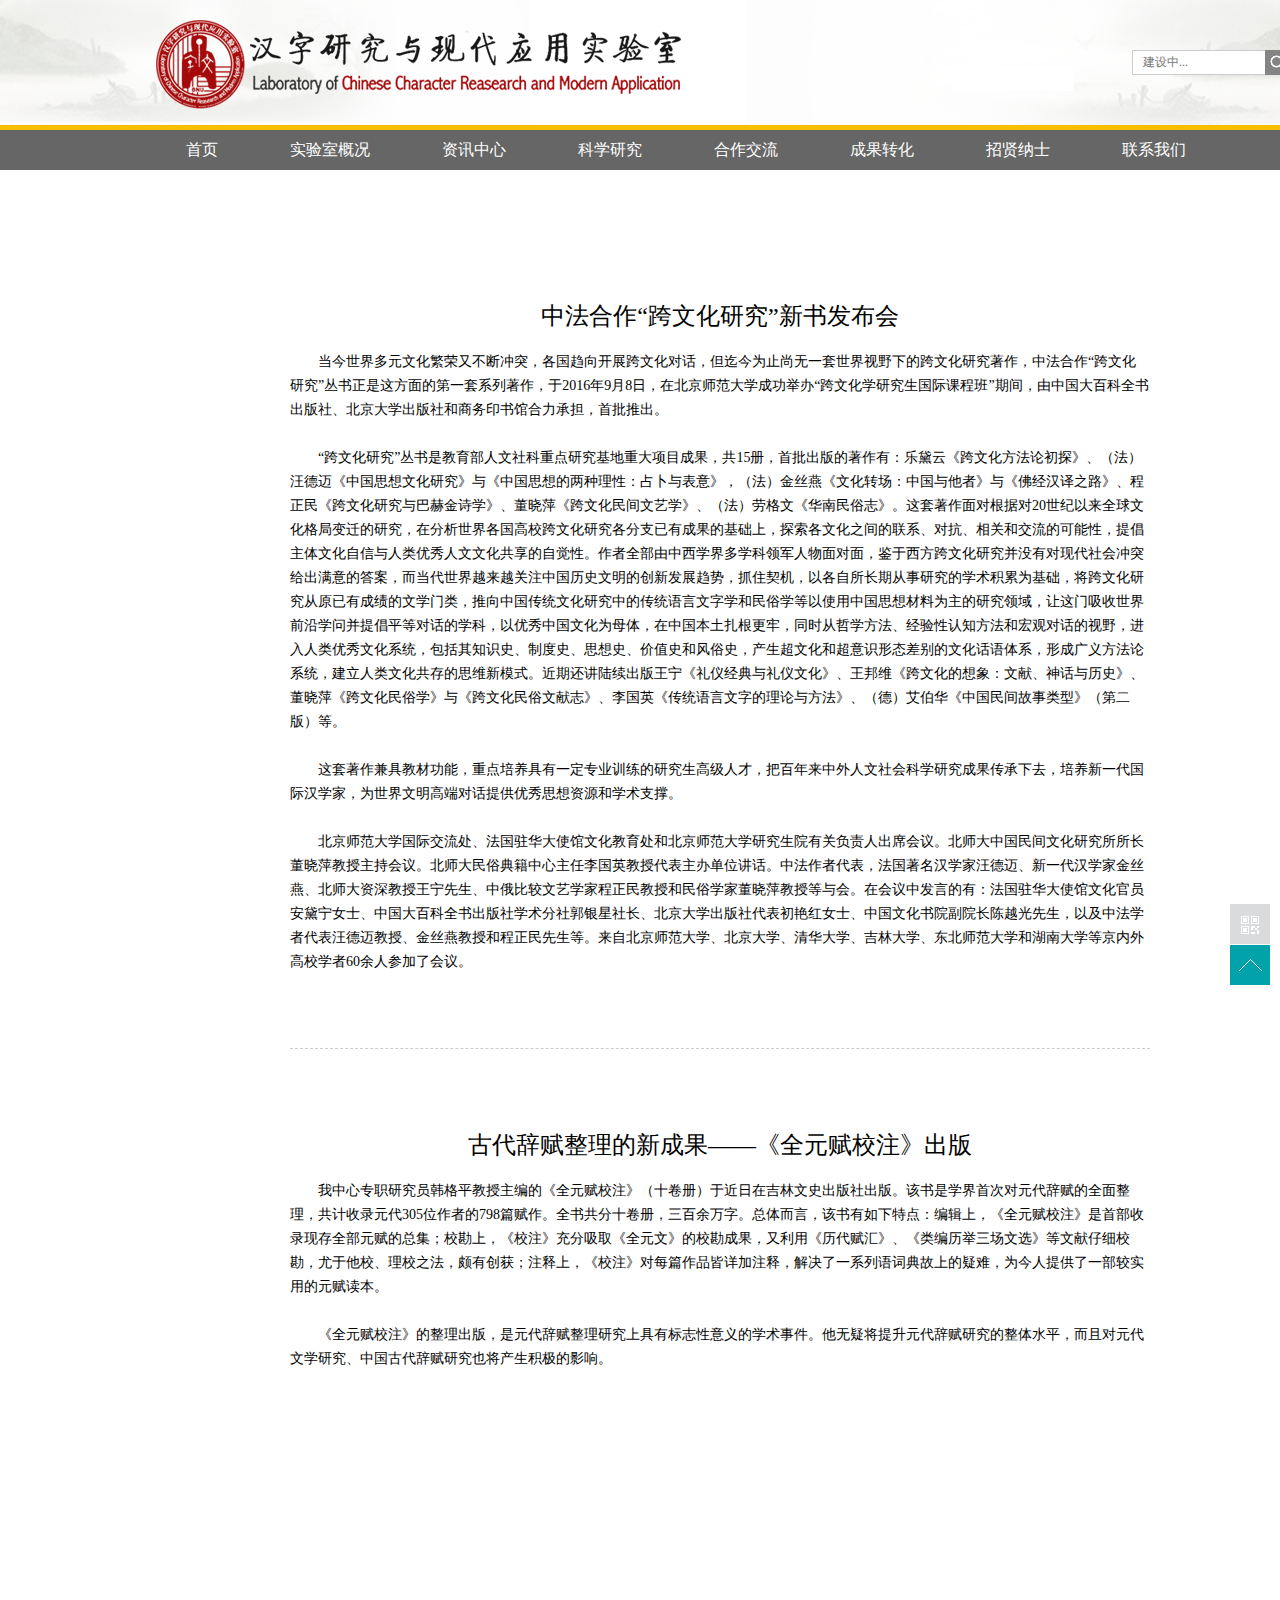
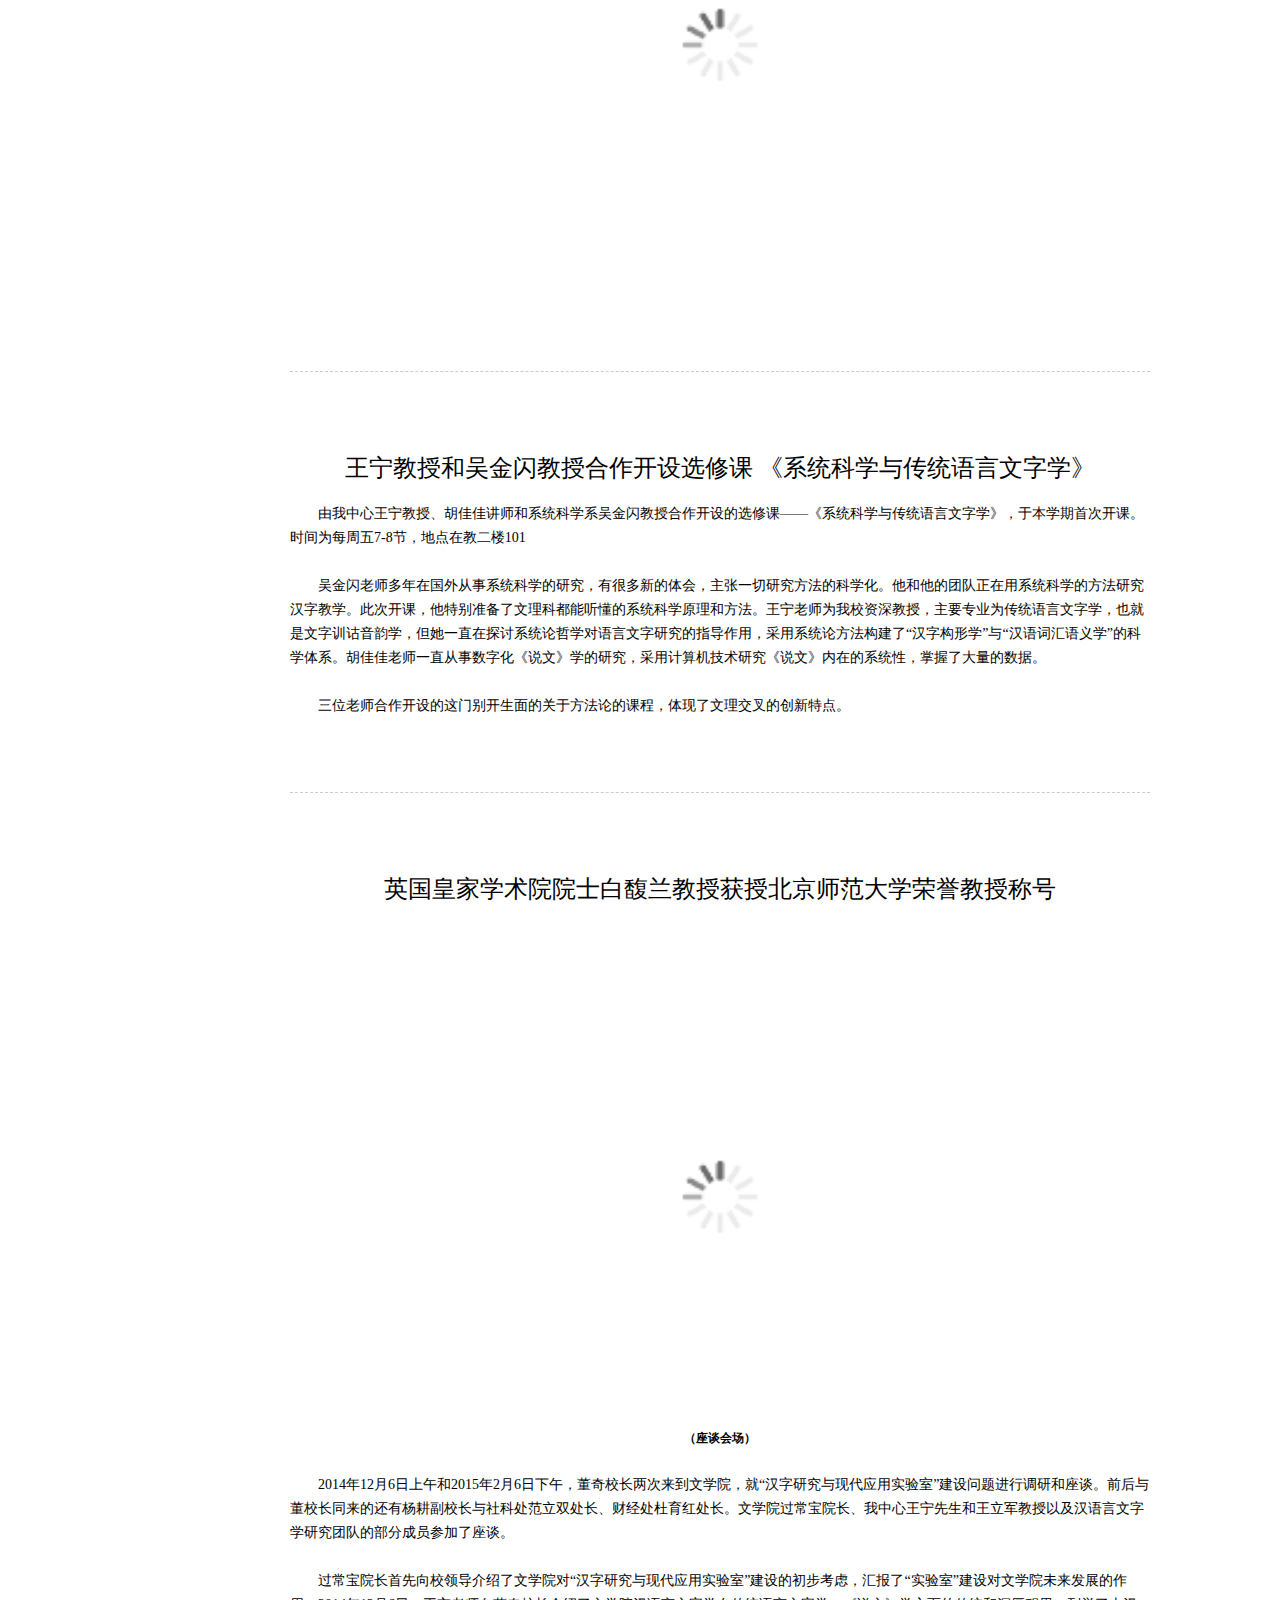
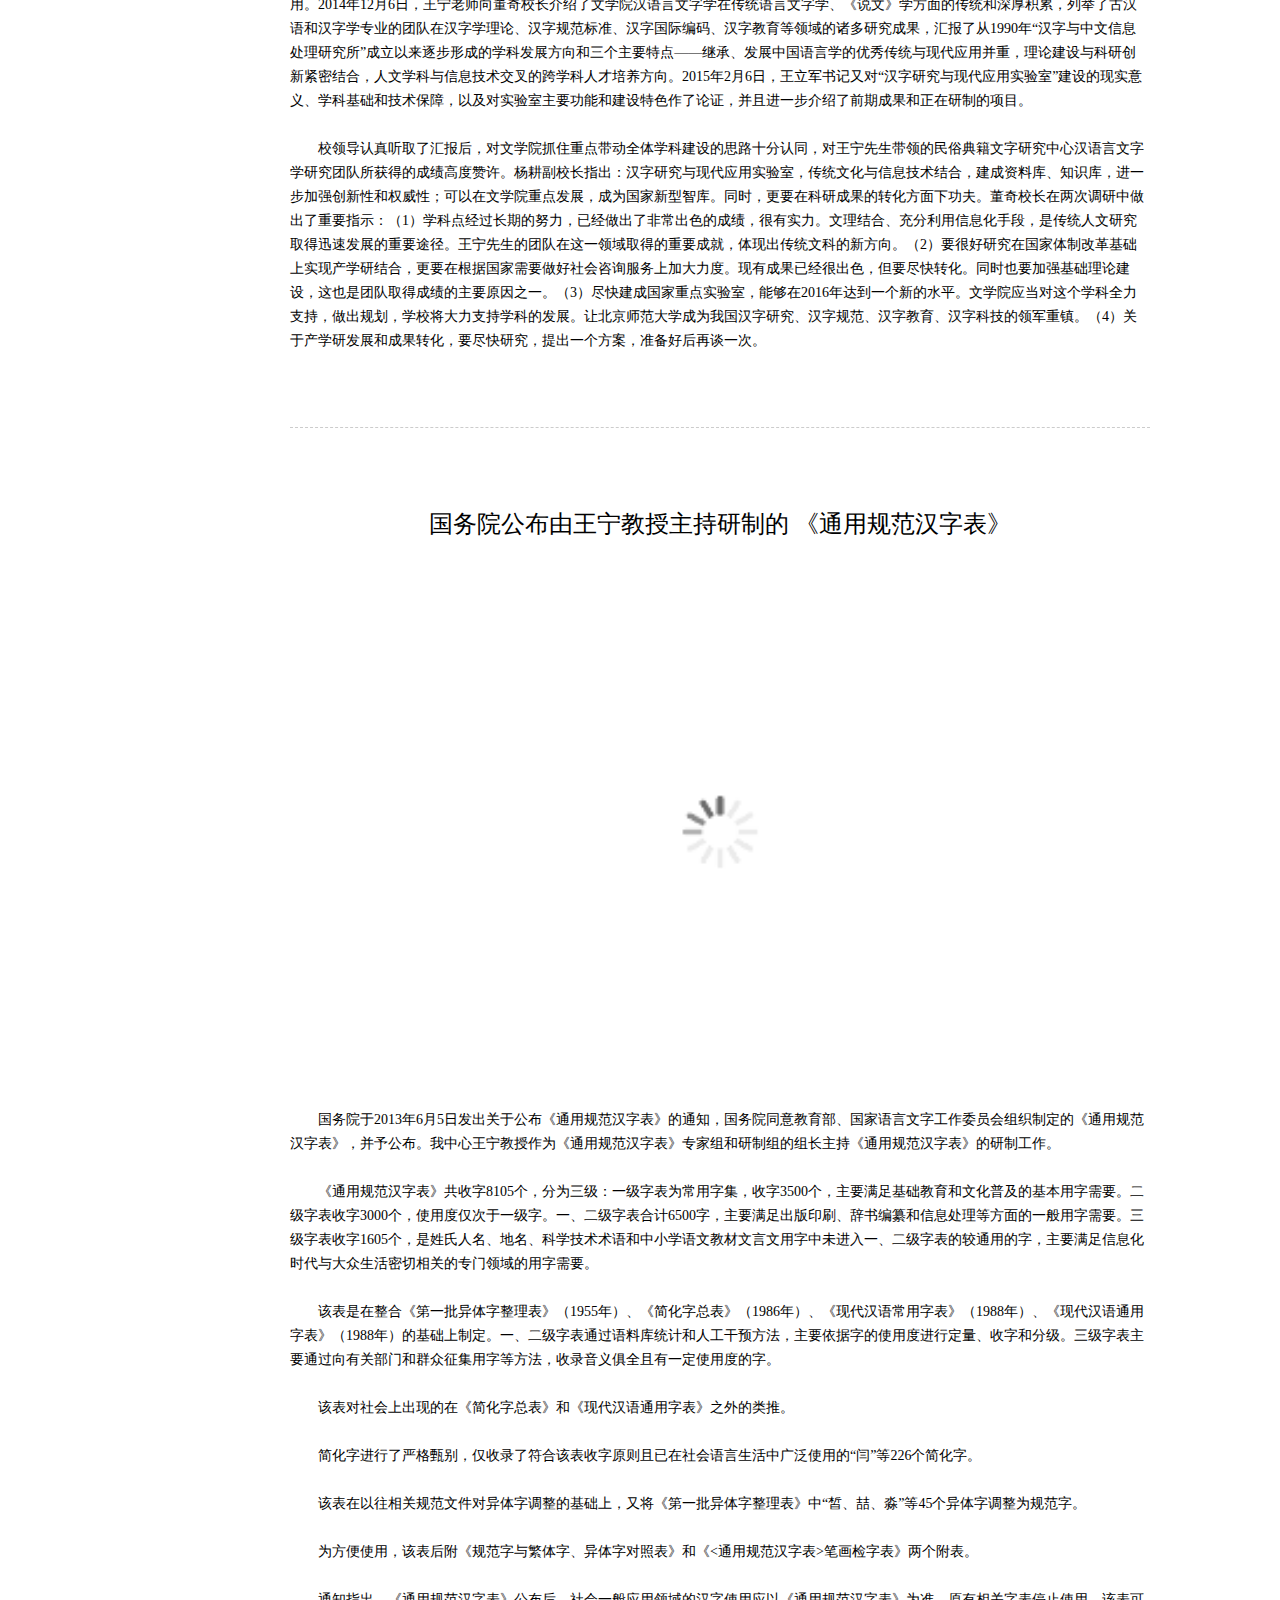
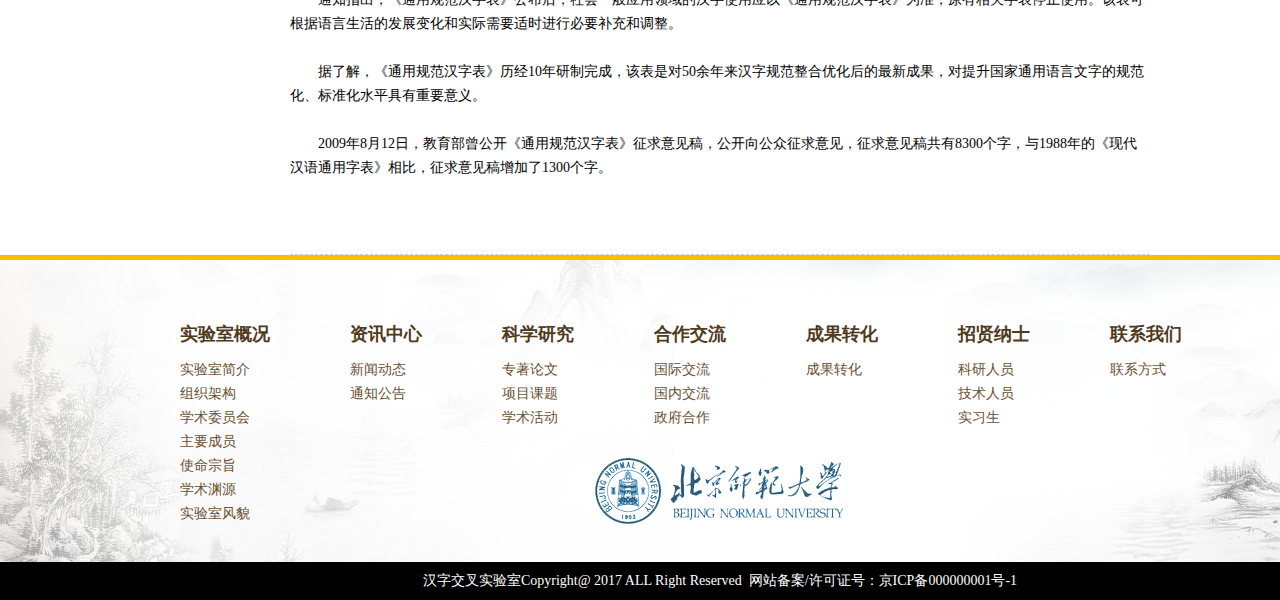
<file: html/special.html>
<!DOCTYPE html>
<html lang="en">
    <head>
        <title>汉字研究与现代应用实验室</title>
		<meta charset="utf-8"/>
	    <meta name="format-detection" content="telephone=no"/>
	    <meta name="renderer" content="webkit"/>
	    <meta http-equiv="X-UA-Compatible" content="IE=edge,chrome=1"/>
	    <meta name="viewport" content="width=1440"/>
	    <meta name="keywords" content="汉字研究,交叉学科,实验室,汉字研究与现代应用交叉学科实验室"/>
	    <meta name="description" content="汉字研究与现代应用交叉学科实验室是北京师范大学学科交叉重点建设项目，该实验室依托于具有深厚历史渊源、坚实学术基础的北师范大学文学院和教学、研究实力雄厚的北京师范大学信息科学与技术学院，是集学术科研与社会服务于一体、传统人文学科与现代信息科学相交叉的高层次科研和服务机构。"/>
	    <link rel="stylesheet" href="../css/base.css"/>
	    <link rel="stylesheet" href="../css/common.css"/>
	    <link rel="stylesheet" href="../css/special.css">
	    <script src="../js/jquery.min.js"></script>
	    <script src="../js/common.js"></script>
	    <script src="../js/jquery.lazyload.min.js"></script>
	    <script>
		    $(function(){
			    $("img.lazy").lazyload({
			    	threshold : 200,
			    	placeholder:"../images/loading.gif",
			    	effect : "fadeIn"
			    });
			    $("#pwdSpan").hide();
			});
	    </script>
	    <!--[if lte IE 9]>
	        <script src="../js/ie9.js"></script>
	    <![endif]-->
	    <!--[if lte IE 8]>
            <style>
                #header .search input{
                    line-height: 23px;
                }
                .mask0{
                    display:block;
                }
            </style>
        <![endif]-->
    </head>
    <body>
    	<!-- 头部 -->
    	<div id="header">
    		<div class="wrapper">
    			<a class="logo" title="点击可切换logo">
	                <img src="../images/logo2.png" alt=""/>
	            </a>
	            <img src="../images/logo.png" height="64" width="431" alt="" style="margin-top:20px;float:left;"/>
	            <div class="search">
	            	<input id="pwd" type="text" placeholder="建设中..."/>
                    <input id="pwdSpan" type="text" placeholder="建设中...">
	            	<img src="../images/search.png" height="25" width="25" alt=""/>
	            </div>
    		</div>
    	</div>
    	<!-- 头部end -->
    	<!-- 导航条 -->
    	<div id="nav-bar">
    		<ul class="nav">
	            <li><a href="../index.html" class="a1">首页</a></li>
	            <li><a href="labInt.html" class="a1">实验室概况</a>
	            	<dl>
	                    <dd><a href="labInt.html#labInt" class="a2">实验室简介</a></dd>
	                    <dd><a href="labInt.html#structure" class="a2">组织架构</a></dd>
	                    <dd><a href="labInt.html#committee" class="a2">学术委员会</a></dd>
	                    <dd><a href="labInt.html#leader" class="a2">主要成员</a></dd>
	                    <dd><a href="labInt.html#mission" class="a2">使命宗旨</a></dd>
	                    <dd><a href="labInt.html#culture" class="a2">学术渊源</a></dd>
	                    <dd><a href="labInt.html#labView" class="a2">实验室风貌</a></dd>
	                </dl>
	            </li>
	            <li><a href="news.html" class="a1">资讯中心</a>
	            	<dl>
	                    <dd><a href="news.html#hotNews" class="a2">新闻动态</a></dd>
	                    <dd><a href="news.html#notice" class="a2">通知公告</a></dd>
	                </dl>
	            </li>
	            <li><a href="sciAch.html" class="a1">科学研究</a>
	            	<dl>
	                    <dd><a href="sciAch.html#represent" class="a2">专著论文</a></dd>
	                    <dd><a href="sciAch.html#topic" class="a2">项目课题</a></dd>
	                    <dd><a href="sciAch.html#activity" class="a2">学术活动</a></dd>
	                </dl>
	            </li>
	            <li><a href="cooperCommu.html" class="a1">合作交流</a>
	            	<dl>
	                    <dd><a href="cooperCommu.html#international" class="a2">国际交流</a></dd> 
	                    <dd><a href="cooperCommu.html#domestic" class="a2">国内交流</a></dd> 
	                    <dd><a href="cooperCommu.html#goverCooper" class="a2">政府合作</a></dd>                
	                </dl>
	            </li>
	            <li><a href="product.html" class="a1">成果转化</a>
	            </li>
	            <li><a href="talent.html" class="a1">招贤纳士</a>
	            	<dl>
	                    <dd><a href="talent.html#talentInt" class="a2">科研人员</a></dd>  
	                    <dd><a href="talent.html#talentImpor" class="a2">技术人员</a></dd> 
	                    <dd><a href="talent.html#zhaopin" class="a2">实习生</a></dd>  
	                </dl>
	            </li>
	            <li><a href="contactUs.html" class="a1">联系我们</a>
	            	<dl>
	                    <dd><a href="contactUs.html#telephone" class="a2">联系方式</a></dd>               
	                </dl>
	            </li>    
	        </ul>
	        <div class="mask0"></div>
    	</div>	
    	<!-- 导航条end -->
    	<!-- 内容 -->
    	<div class="content">
			<!-- 专题 -->
			<div class="hotNews" id="hotNews">
				<div class="bgc">
					<div class="hotNews-con">
						<div class="news1" id="news1">
							<div class="news1-con">
								<h1>中法合作“跨文化研究”新书发布会</h1>
								<h2>&nbsp;</h2>
								<p>当今世界多元文化繁荣又不断冲突，各国趋向开展跨文化对话，但迄今为止尚无一套世界视野下的跨文化研究著作，中法合作“跨文化研究”丛书正是这方面的第一套系列著作，于2016年9月8日，在北京师范大学成功举办“跨文化学研究生国际课程班”期间，由中国大百科全书出版社、北京大学出版社和商务印书馆合力承担，首批推出。</p>
								<p>“跨文化研究”丛书是教育部人文社科重点研究基地重大项目成果，共15册，首批出版的著作有：乐黛云《跨文化方法论初探》、（法）汪德迈《中国思想文化研究》与《中国思想的两种理性：占卜与表意》，（法）金丝燕《文化转场：中国与他者》与《佛经汉译之路》、程正民《跨文化研究与巴赫金诗学》、董晓萍《跨文化民间文艺学》、（法）劳格文《华南民俗志》。这套著作面对根据对20世纪以来全球文化格局变迁的研究，在分析世界各国高校跨文化研究各分支已有成果的基础上，探索各文化之间的联系、对抗、相关和交流的可能性，提倡主体文化自信与人类优秀人文文化共享的自觉性。作者全部由中西学界多学科领军人物面对面，鉴于西方跨文化研究并没有对现代社会冲突给出满意的答案，而当代世界越来越关注中国历史文明的创新发展趋势，抓住契机，以各自所长期从事研究的学术积累为基础，将跨文化研究从原已有成绩的文学门类，推向中国传统文化研究中的传统语言文字学和民俗学等以使用中国思想材料为主的研究领域，让这门吸收世界前沿学问并提倡平等对话的学科，以优秀中国文化为母体，在中国本土扎根更牢，同时从哲学方法、经验性认知方法和宏观对话的视野，进入人类优秀文化系统，包括其知识史、制度史、思想史、价值史和风俗史，产生超文化和超意识形态差别的文化话语体系，形成广义方法论系统，建立人类文化共存的思维新模式。近期还讲陆续出版王宁《礼仪经典与礼仪文化》、王邦维《跨文化的想象：文献、神话与历史》、董晓萍《跨文化民俗学》与《跨文化民俗文献志》、李国英《传统语言文字的理论与方法》、（德）艾伯华《中国民间故事类型》（第二版）等。</p>
								<p>这套著作兼具教材功能，重点培养具有一定专业训练的研究生高级人才，把百年来中外人文社会科学研究成果传承下去，培养新一代国际汉学家，为世界文明高端对话提供优秀思想资源和学术支撑。</p>
								<p>北京师范大学国际交流处、法国驻华大使馆文化教育处和北京师范大学研究生院有关负责人出席会议。北师大中国民间文化研究所所长董晓萍教授主持会议。北师大民俗典籍中心主任李国英教授代表主办单位讲话。中法作者代表，法国著名汉学家汪德迈、新一代汉学家金丝燕、北师大资深教授王宁先生、中俄比较文艺学家程正民教授和民俗学家董晓萍教授等与会。在会议中发言的有：法国驻华大使馆文化官员安黛宁女士、中国大百科全书出版社学术分社郭银星社长、北京大学出版社代表初艳红女士、中国文化书院副院长陈越光先生，以及中法学者代表汪德迈教授、金丝燕教授和程正民先生等。来自北京师范大学、北京大学、清华大学、吉林大学、东北师范大学和湖南大学等京内外高校学者60余人参加了会议。</p>	
							</div>	
						</div>
						<div class="news1" id="news2">
							<div class="news1-con">
								<h1>古代辞赋整理的新成果——《全元赋校注》出版</h1>
								<h2>&nbsp;</h2>
								<p>我中心专职研究员韩格平教授主编的《全元赋校注》（十卷册）于近日在吉林文史出版社出版。该书是学界首次对元代辞赋的全面整理，共计收录元代305位作者的798篇赋作。全书共分十卷册，三百余万字。总体而言，该书有如下特点：编辑上，《全元赋校注》是首部收录现存全部元赋的总集；校勘上，《校注》充分吸取《全元文》的校勘成果，又利用《历代赋汇》、《类编历举三场文选》等文献仔细校勘，尤于他校、理校之法，颇有创获；注释上，《校注》对每篇作品皆详加注释，解决了一系列语词典故上的疑难，为今人提供了一部较实用的元赋读本。</p>
								<p>《全元赋校注》的整理出版，是元代辞赋整理研究上具有标志性意义的学术事件。他无疑将提升元代辞赋研究的整体水平，而且对元代文学研究、中国古代辞赋研究也将产生积极的影响。</p>	<div><img class="lazy" width="700" height="450" data-original="http://mdw.bnu.edu.cn/file/ckupload/1/mqaqp6sxcbfg5kk.jpg" alt=""/></div>
							</div>	
						</div>
						<div class="news1" id="news3">
							<div class="news1-con">
								<h1>王宁教授和吴金闪教授合作开设选修课 《系统科学与传统语言文字学》</h1>
								<h2>&nbsp;</h2>
								<p>由我中心王宁教授、胡佳佳讲师和系统科学系吴金闪教授合作开设的选修课——《系统科学与传统语言文字学》，于本学期首次开课。时间为每周五7-8节，地点在教二楼101</p>	
								<p>吴金闪老师多年在国外从事系统科学的研究，有很多新的体会，主张一切研究方法的科学化。他和他的团队正在用系统科学的方法研究汉字教学。此次开课，他特别准备了文理科都能听懂的系统科学原理和方法。王宁老师为我校资深教授，主要专业为传统语言文字学，也就是文字训诂音韵学，但她一直在探讨系统论哲学对语言文字研究的指导作用，采用系统论方法构建了“汉字构形学”与“汉语词汇语义学”的科学体系。胡佳佳老师一直从事数字化《说文》学的研究，采用计算机技术研究《说文》内在的系统性，掌握了大量的数据。</p>
								<p>三位老师合作开设的这门别开生面的关于方法论的课程，体现了文理交叉的创新特点。</p>
							</div>	
						</div>
						<div class="news1" id="news4">
							<div class="news1-con">
								<h1>英国皇家学术院院士白馥兰教授获授北京师范大学荣誉教授称号</h1>
								<h2>&nbsp;</h2>
								<div>
									<img class="lazy" width="700" height="450" data-original="http://mdw.bnu.edu.cn/file/ckupload/1/yl6qla9uq99fywd.png" alt=""/>
									<h3>（座谈会场）</h3>
								</div>
								<p>2014年12月6日上午和2015年2月6日下午，董奇校长两次来到文学院，就“汉字研究与现代应用实验室”建设问题进行调研和座谈。前后与董校长同来的还有杨耕副校长与社科处范立双处长、财经处杜育红处长。文学院过常宝院长、我中心王宁先生和王立军教授以及汉语言文字学研究团队的部分成员参加了座谈。</p>
								<p>过常宝院长首先向校领导介绍了文学院对“汉字研究与现代应用实验室”建设的初步考虑，汇报了“实验室”建设对文学院未来发展的作用。2014年12月6日，王宁老师向董奇校长介绍了文学院汉语言文字学在传统语言文字学、《说文》学方面的传统和深厚积累，列举了古汉语和汉字学专业的团队在汉字学理论、汉字规范标准、汉字国际编码、汉字教育等领域的诸多研究成果，汇报了从1990年“汉字与中文信息处理研究所”成立以来逐步形成的学科发展方向和三个主要特点——继承、发展中国语言学的优秀传统与现代应用并重，理论建设与科研创新紧密结合，人文学科与信息技术交叉的跨学科人才培养方向。2015年2月6日，王立军书记又对“汉字研究与现代应用实验室”建设的现实意义、学科基础和技术保障，以及对实验室主要功能和建设特色作了论证，并且进一步介绍了前期成果和正在研制的项目。</p>	
								<p>校领导认真听取了汇报后，对文学院抓住重点带动全体学科建设的思路十分认同，对王宁先生带领的民俗典籍文字研究中心汉语言文字学研究团队所获得的成绩高度赞许。杨耕副校长指出：汉字研究与现代应用实验室，传统文化与信息技术结合，建成资料库、知识库，进一步加强创新性和权威性；可以在文学院重点发展，成为国家新型智库。同时，更要在科研成果的转化方面下功夫。董奇校长在两次调研中做出了重要指示：（1）学科点经过长期的努力，已经做出了非常出色的成绩，很有实力。文理结合、充分利用信息化手段，是传统人文研究取得迅速发展的重要途径。王宁先生的团队在这一领域取得的重要成就，体现出传统文科的新方向。（2）要很好研究在国家体制改革基础上实现产学研结合，更要在根据国家需要做好社会咨询服务上加大力度。现有成果已经很出色，但要尽快转化。同时也要加强基础理论建设，这也是团队取得成绩的主要原因之一。（3）尽快建成国家重点实验室，能够在2016年达到一个新的水平。文学院应当对这个学科全力支持，做出规划，学校将大力支持学科的发展。让北京师范大学成为我国汉字研究、汉字规范、汉字教育、汉字科技的领军重镇。（4）关于产学研发展和成果转化，要尽快研究，提出一个方案，准备好后再谈一次。</p>
							</div>	
						</div>
						<div class="news1" id="news5">
							<div class="news1-con">
								<h1>国务院公布由王宁教授主持研制的 《通用规范汉字表》</h1>
								<h2>&nbsp;</h2>
								<div>
									<img class="lazy" width="700" height="450" data-original="http://mdw.bnu.edu.cn/file/ckupload/1/9lsvup6aduz0kmq.jpg" alt=""/>
								</div>
								<p>国务院于2013年6月5日发出关于公布《通用规范汉字表》的通知，国务院同意教育部、国家语言文字工作委员会组织制定的《通用规范汉字表》，并予公布。我中心王宁教授作为《通用规范汉字表》专家组和研制组的组长主持《通用规范汉字表》的研制工作。</p>
								<p>《通用规范汉字表》共收字8105个，分为三级：一级字表为常用字集，收字3500个，主要满足基础教育和文化普及的基本用字需要。二级字表收字3000个，使用度仅次于一级字。一、二级字表合计6500字，主要满足出版印刷、辞书编纂和信息处理等方面的一般用字需要。三级字表收字1605个，是姓氏人名、地名、科学技术术语和中小学语文教材文言文用字中未进入一、二级字表的较通用的字，主要满足信息化时代与大众生活密切相关的专门领域的用字需要。</p>
								<p>该表是在整合《第一批异体字整理表》（1955年）、《简化字总表》（1986年）、《现代汉语常用字表》（1988年）、《现代汉语通用字表》（1988年）的基础上制定。一、二级字表通过语料库统计和人工干预方法，主要依据字的使用度进行定量、收字和分级。三级字表主要通过向有关部门和群众征集用字等方法，收录音义俱全且有一定使用度的字。</p>
								<p>该表对社会上出现的在《简化字总表》和《现代汉语通用字表》之外的类推。</p>
								<p>简化字进行了严格甄别，仅收录了符合该表收字原则且已在社会语言生活中广泛使用的“闫”等226个简化字。</p>
								<p>该表在以往相关规范文件对异体字调整的基础上，又将《第一批异体字整理表》中“皙、喆、淼”等45个异体字调整为规范字。</p>
								<p>为方便使用，该表后附《规范字与繁体字、异体字对照表》和《<通用规范汉字表>笔画检字表》两个附表。</p>
								<p>通知指出，《通用规范汉字表》公布后，社会一般应用领域的汉字使用应以《通用规范汉字表》为准，原有相关字表停止使用。该表可根据语言生活的发展变化和实际需要适时进行必要补充和调整。</p>
								<p>据了解，《通用规范汉字表》历经10年研制完成，该表是对50余年来汉字规范整合优化后的最新成果，对提升国家通用语言文字的规范化、标准化水平具有重要意义。</p>
								<p>2009年8月12日，教育部曾公开《通用规范汉字表》征求意见稿，公开向公众征求意见，征求意见稿共有8300个字，与1988年的《现代汉语通用字表》相比，征求意见稿增加了1300个字。</p>
							</div>
						</div>
					</div>
				</div>	
			</div>
			<!-- 专题end -->
		</div>
    	<!-- 内容end -->
    	<!-- 底部 -->
    	<div class="footer">
			<div class="footer-nav clearfix">
				<ul>
					<li><a href="labInt.html">实验室概况</a></li>
					<li><a href="labInt.html#labInt">实验室简介</a></li>
					<li><a href="labInt.html#structure">组织架构</a></li>
					<li><a href="labInt.html#committee">学术委员会</a></li>
					<li><a href="labInt.html#leader">主要成员</a></li>
					<li><a href="labInt.html#mission">使命宗旨</a></li>
					<li><a href="labInt.html#culture">学术渊源</a></li>
					<li><a href="labInt.html#labView">实验室风貌</a></li>
				</ul>
				<ul>
					<li><a href="news.html">资讯中心</a></li>
					<li><a href="news.html#hotNews">新闻动态</a></li>
					<li><a href="news.html#notice">通知公告</a></li>
				</ul>
				<ul>
					<li><a href="sciAch.html">科学研究</a></li>
					<li><a href="sciAch.html#represent">专著论文</a></li>
					<li><a href="sciAch.html#topic">项目课题</a></li>
					<li><a href="sciAch.html#activity">学术活动</a></li>
				</ul>
				<ul>
					<li><a href="cooperCommu.html">合作交流</a></li>
					<li><a href="cooperCommu.html#international">国际交流</a></li>
					<li><a href="cooperCommu.html#domestic">国内交流</a></li>
					<li><a href="cooperCommu.html#goverCooper">政府合作</a></li>
				</ul>
				<ul>
					<li><a href="product.html">成果转化</a></li>
					<li><a href="product.html">成果转化</a></li>
				</ul>
				<ul>
					<li><a href="talent.html">招贤纳士</a></li>
					<li><a href="talent.html#talentInt">科研人员</a></li>
					<li><a href="talent.html#talentImpor">技术人员</a></li>
					<li><a href="talent.html#zhaopin">实习生</a></li>
				</ul>
				<ul>
					<li><a href="contactUs.html">联系我们</a></li>
					<li><a href="contactUs.html#telephone">联系方式</a></li>
				</ul>
			</div>
			<div class="bsd">
				<p>汉字交叉实验室Copyright@ 2017 ALL Right Reserved &nbsp;网站备案/许可证号：京ICP备000000001号-1</p>
			</div>
			<img src="../images/bsd.png" height="78" width="256" alt=""/>
		</div>
    	<!-- 底部end -->
    </body>
	<script src="../js/backtop.js"></script>
</html>
</file>
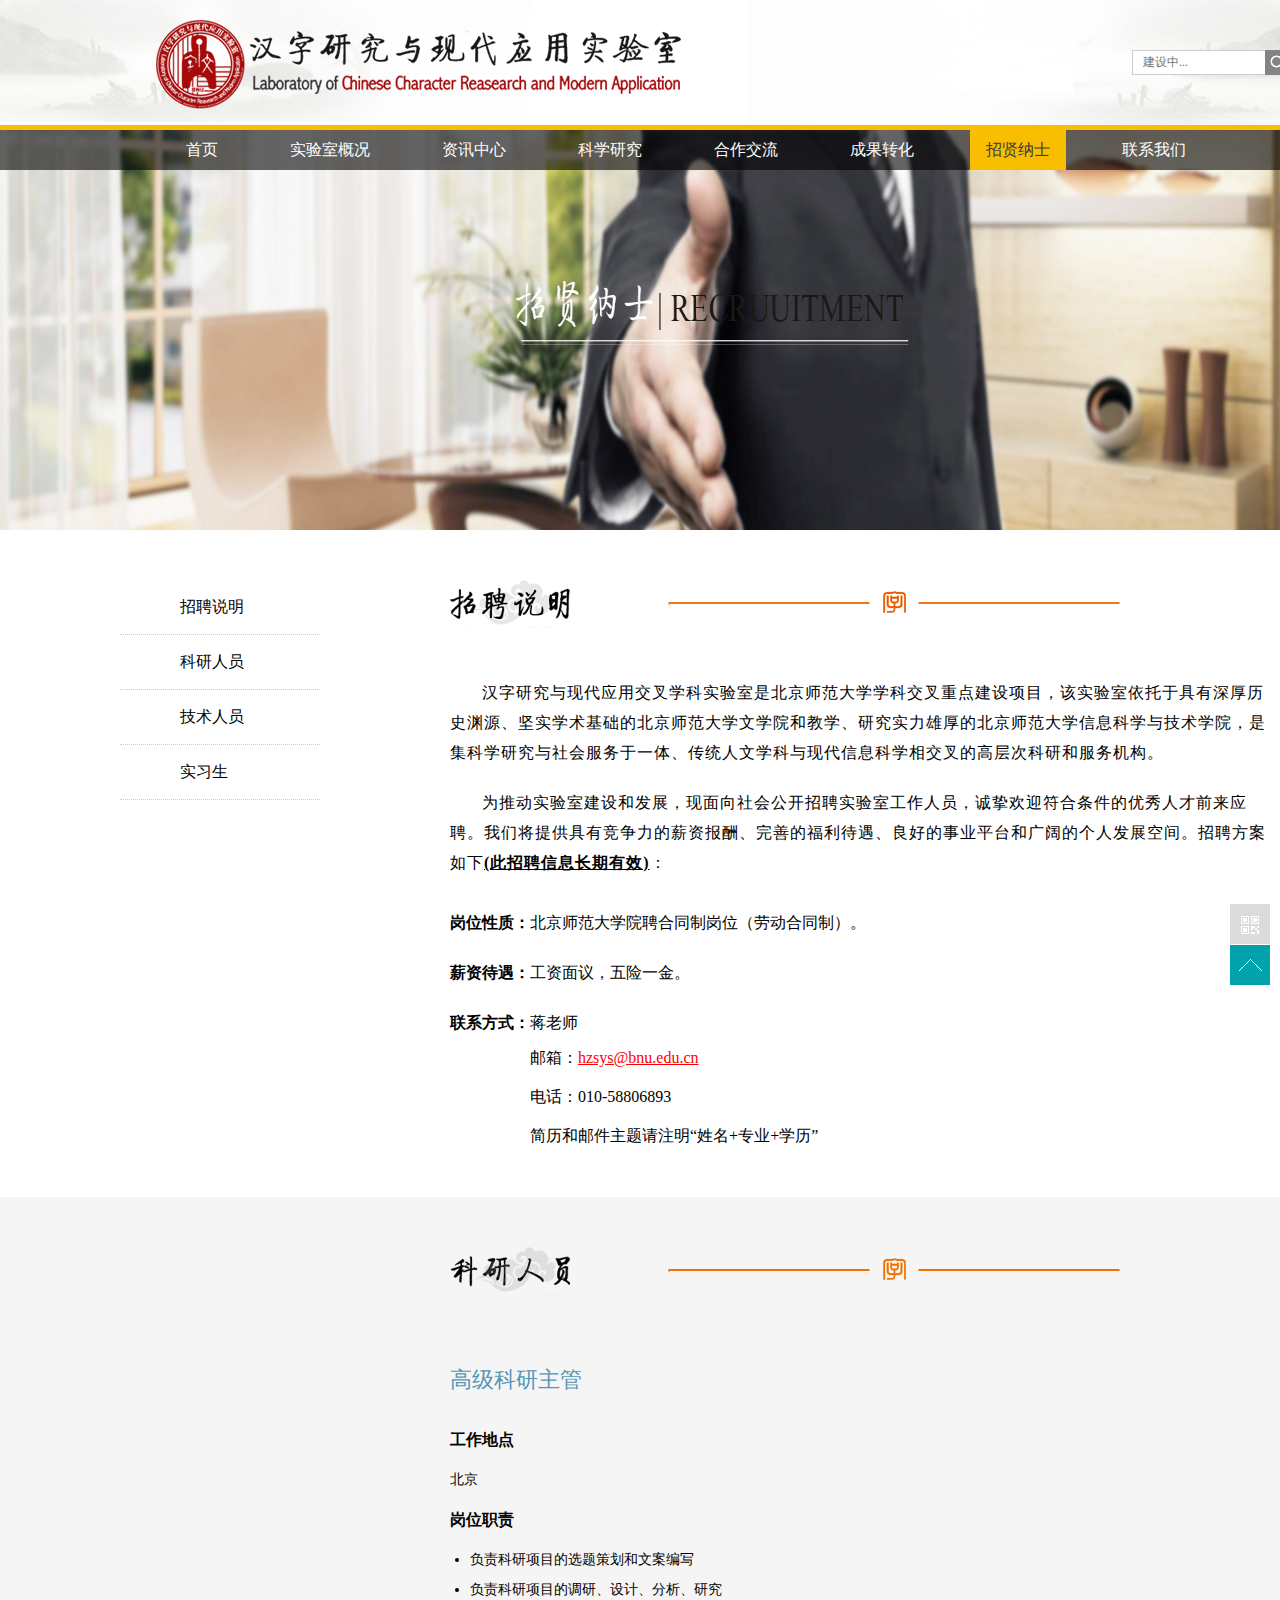
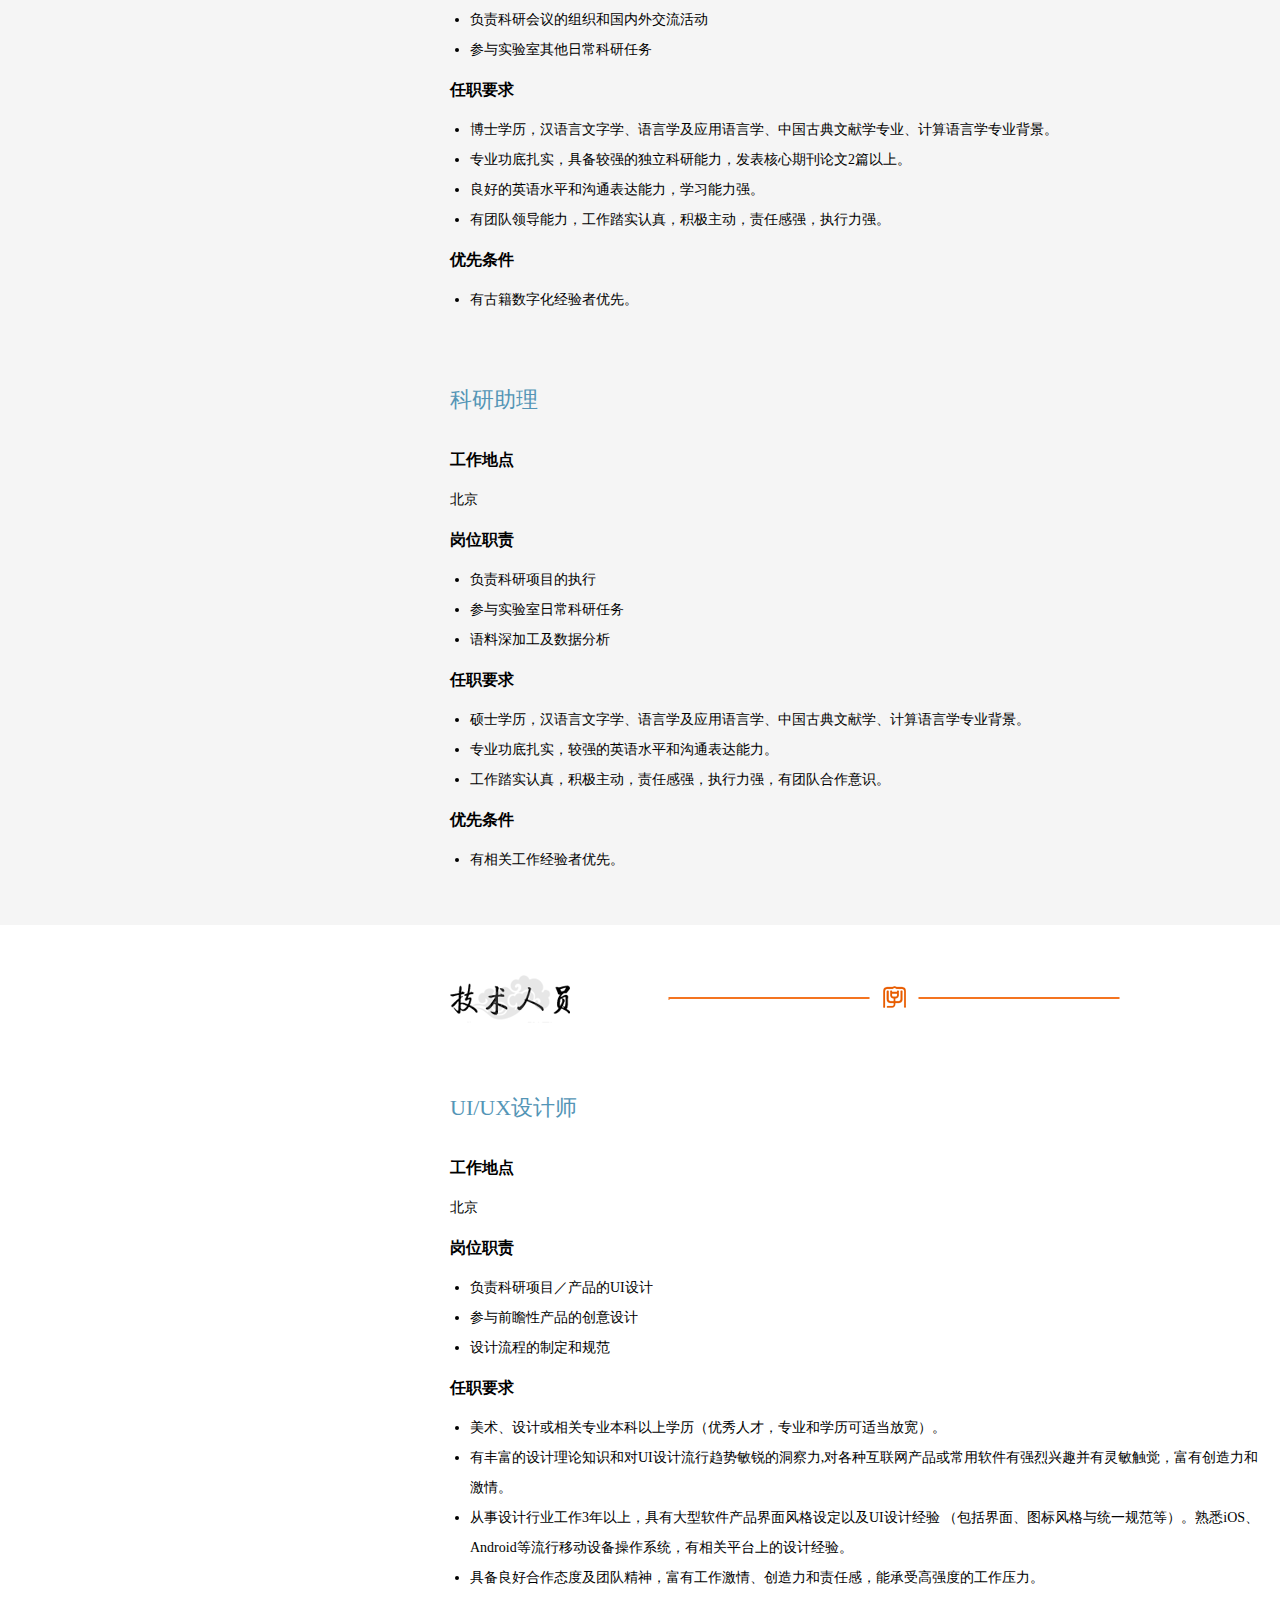
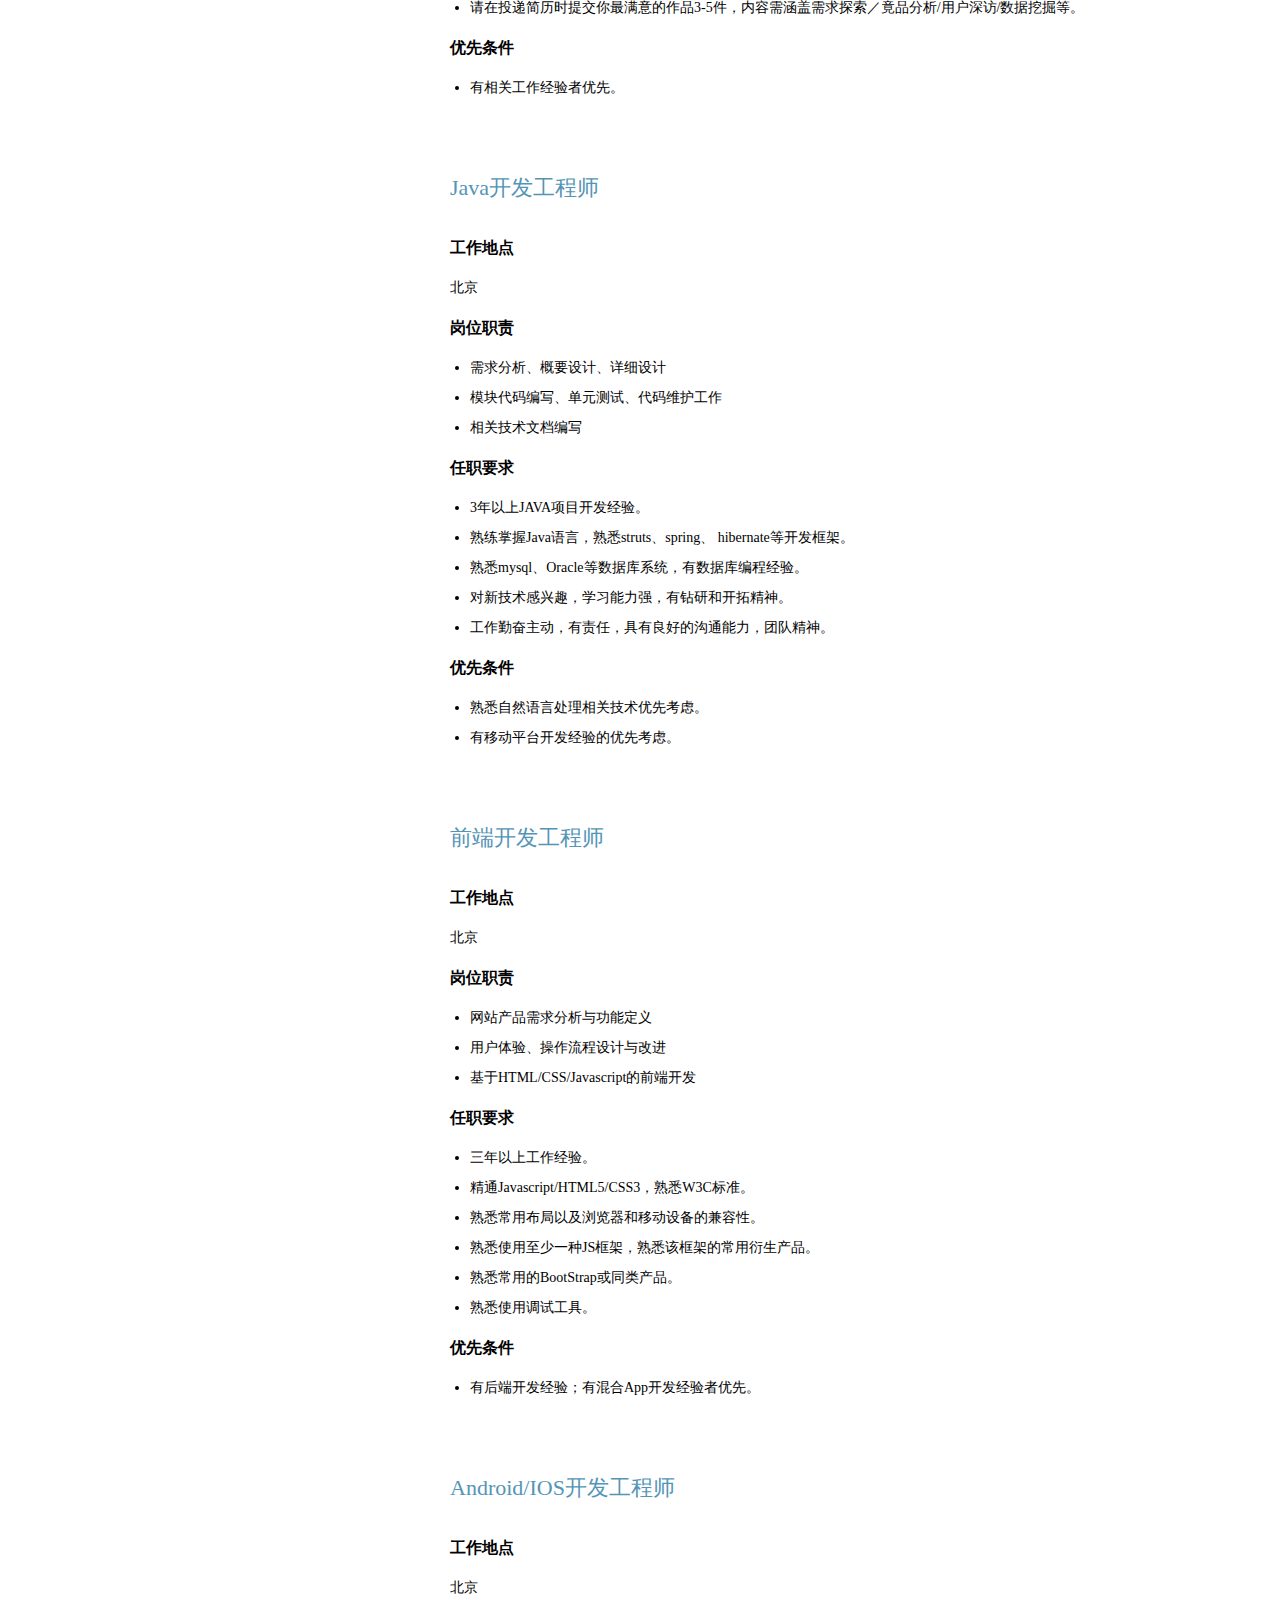
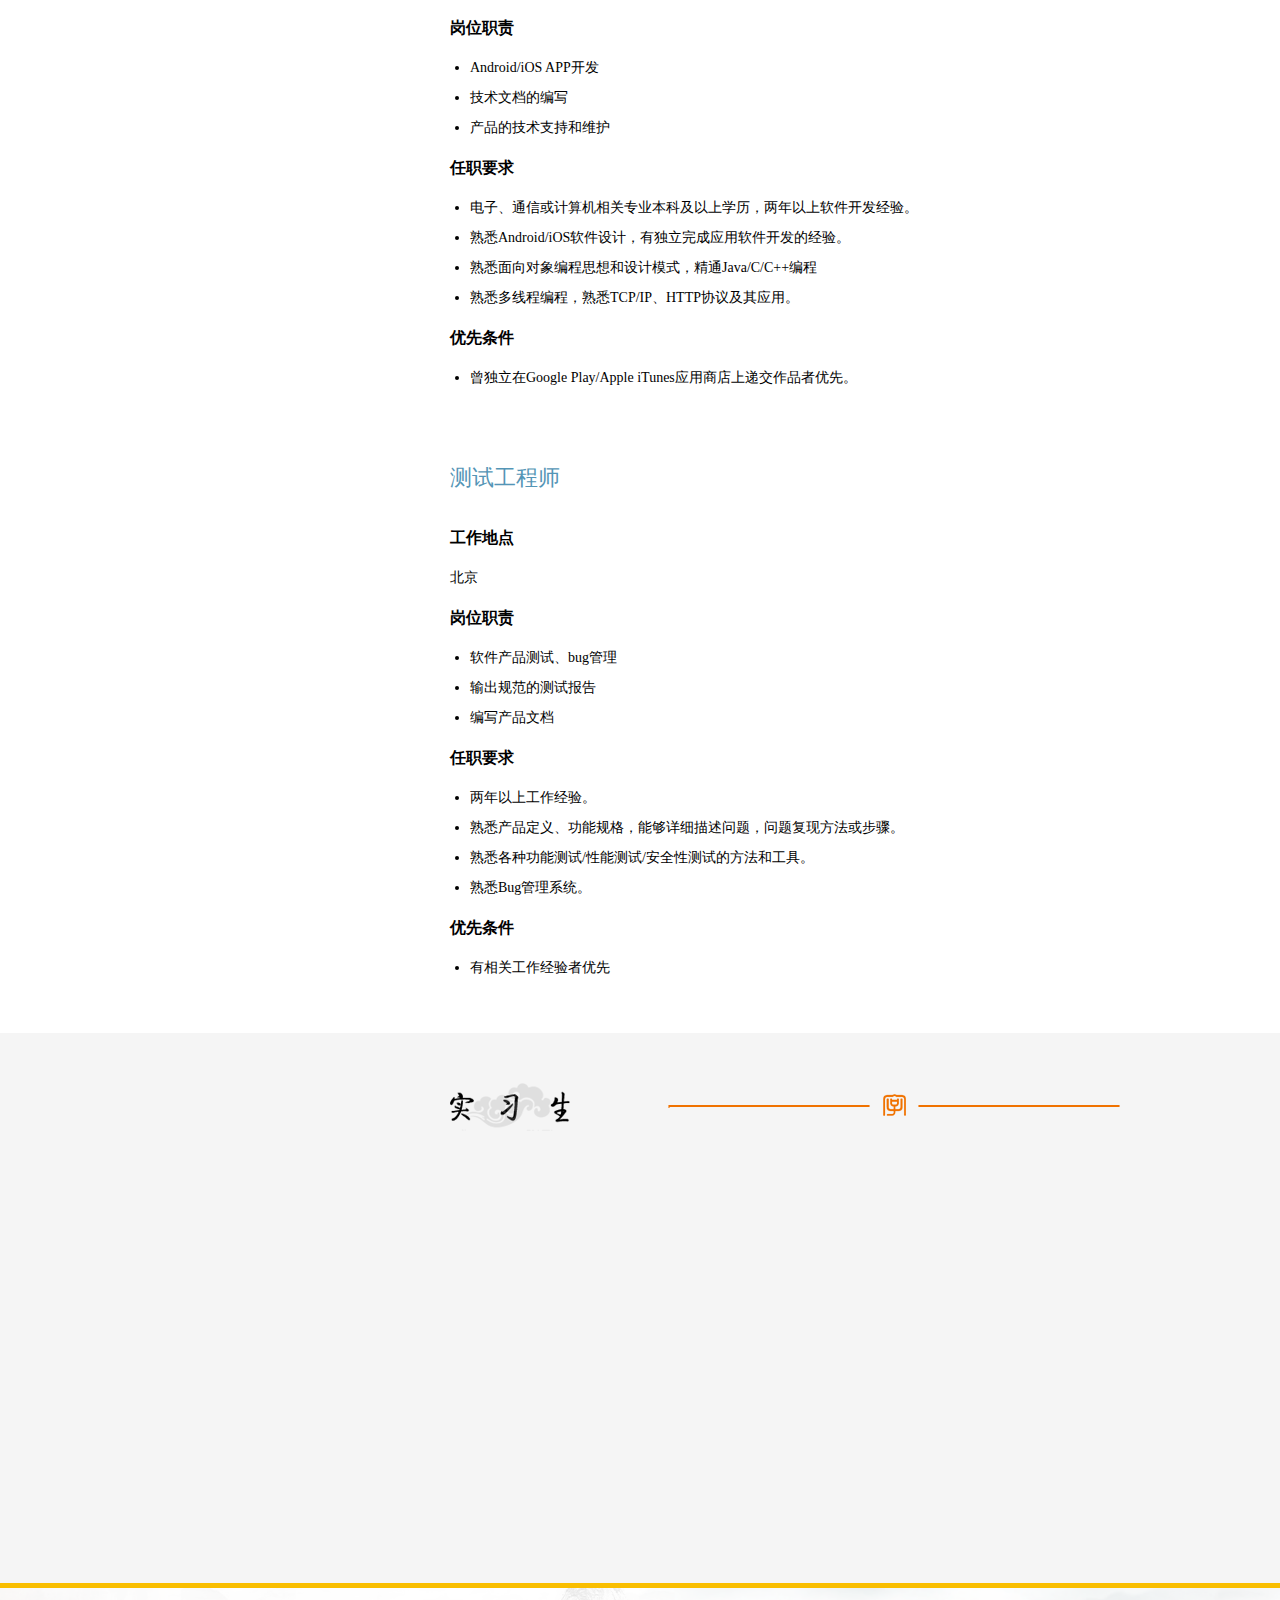
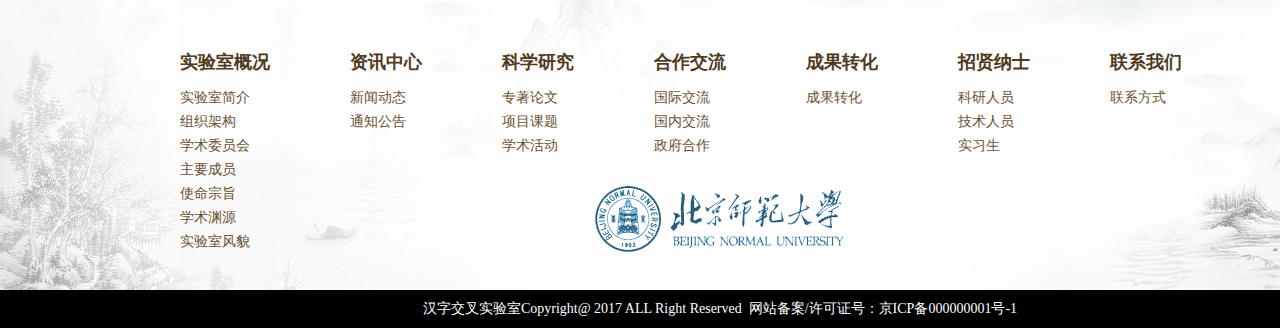
<file: html/talent.html>
<!DOCTYPE html>
<html lang="en">
    <head>
        <title>汉字研究与现代应用实验室</title>
		<meta charset="utf-8">
	    <meta name="format-detection" content="telephone=no"/>
	    <meta name="renderer" content="webkit"/>
	    <meta http-equiv="X-UA-Compatible" content="IE=edge,chrome=1"/>
	    <meta name="viewport" content="width=1440"/>
	    <meta name="keywords" content="汉字研究,交叉学科,实验室,汉字研究与现代应用交叉学科实验室"/>
	    <meta name="description" content="汉字研究与现代应用交叉学科实验室是北京师范大学学科交叉重点建设项目，该实验室依托于具有深厚历史渊源、坚实学术基础的北师范大学文学院和教学、研究实力雄厚的北京师范大学信息科学与技术学院，是集学术科研与社会服务于一体、传统人文学科与现代信息科学相交叉的高层次科研和服务机构。"/>
	    <link rel="stylesheet" href="../css/base.css"/>
	    <link rel="stylesheet" href="../css/common.css"/>
	    <link rel="stylesheet" href="../css/talent.css"/>
	    <script src="../js/jquery.min.js"></script>
	    <script src="../js/common.js"></script>
	    <script src="../js/common2.js"></script>
	    <script src="../js/jquery.lazyload.min.js"></script>
		<script>
			$(function(){
			    $("img.lazy").lazyload({
			    	threshold : 200,
			    	placeholder:"../images/loading.gif",
			    	effect : "fadeIn"
			    });
			    $("#pwdSpan").hide();
			});
		</script>
		<!--[if lte IE 9]>
	        <script src="../js/ie9.js"></script>
	    <![endif]-->
	    <!--[if lte IE 8]>
            <style>
                #header .search input{
                    line-height: 23px;
                }
                .mask0{
                    display:block;
                }
            </style>
        <![endif]-->
    </head>
    <body>
    	<!-- 头部 -->
    	<div id="header">
    		<div class="wrapper">
    			<a class="logo" title="点击可切换logo">
	                <img src="../images/logo2.png" alt="">
	            </a>
	            <img src="../images/logo.png" height="64" width="431" alt="" style="margin-top:20px;float:left;">
	            <div class="search">
	            	<input id="pwd" type="text" placeholder="建设中..."/>
                    <input id="pwdSpan" type="text" placeholder="建设中...">
	            	<img src="../images/search.png" height="25" width="25" alt="">
	            </div>
    		</div>
    	</div>
    	<!-- 头部end -->
    	<!-- 导航条 -->
    	<div id="nav-bar">
    		<ul class="nav">
	            <li><a href="../index.html" class="a1">首页</a></li>
	            <li><a href="labInt.html" class="a1">实验室概况</a>
	            	<dl>
	                    <dd><a href="labInt.html#labInt" class="a2">实验室简介</a></dd>
	                    <dd><a href="labInt.html#structure" class="a2">组织架构</a></dd>
	                    <dd><a href="labInt.html#committee" class="a2">学术委员会</a></dd>
	                    <dd><a href="labInt.html#leader" class="a2">主要成员</a></dd>
	                    <dd><a href="labInt.html#mission" class="a2">使命宗旨</a></dd>
	                    <dd><a href="labInt.html#culture" class="a2">学术渊源</a></dd>
	                    <dd><a href="labInt.html#labView" class="a2">实验室风貌</a></dd>
	                </dl>
	            </li>
	            <li><a href="news.html" class="a1">资讯中心</a>
	            	<dl>
	                    <dd><a href="news.html#hotNews" class="a2">新闻动态</a></dd>
	                    <dd><a href="news.html#notice" class="a2">通知公告</a></dd>
	                </dl>
	            </li>
	            <li><a href="sciAch.html" class="a1">科学研究</a>
	            	<dl>
	                    <dd><a href="sciAch.html#represent" class="a2">专著论文</a></dd>
	                    <dd><a href="sciAch.html#topic" class="a2">项目课题</a></dd>
	                    <dd><a href="sciAch.html#activity" class="a2">学术活动</a></dd>
	                </dl>
	            </li>
	            <li><a href="cooperCommu.html" class="a1">合作交流</a>
	            	<dl>
	                    <dd><a href="cooperCommu.html#international" class="a2">国际交流</a></dd> 
	                    <dd><a href="cooperCommu.html#domestic" class="a2">国内交流</a></dd> 
	                    <dd><a href="cooperCommu.html#goverCooper" class="a2">政府合作</a></dd>                
	                </dl>
	            </li>
	            <li><a href="product.html" class="a1">成果转化</a>
	            </li>
	            <li  style="background-color: #f9be00;"><a href="talent.html" class="a1" style="color:#3e3c3c;">招贤纳士</a>
	            	<dl>
	                    <dd><a href="talent.html#talentInt" class="a2">科研人员</a></dd>  
	                    <dd><a href="talent.html#talentImpor" class="a2">技术人员</a></dd> 
	                    <dd><a href="talent.html#zhaopin" class="a2">实习生</a></dd>  
	                </dl>
	            </li>
	            <li><a href="contactUs.html" class="a1">联系我们</a>
	            	<dl>
	                    <dd><a href="contactUs.html#telephone" class="a2">联系方式</a></dd>               
	                </dl>
	            </li>    
	        </ul>
	        <div class="mask0"></div>
    	</div>	
    	<!-- 导航条end -->
    	<!-- 首图 -->
    	<div class="shoutu-nav"><img src="../images/talent.jpg" height="400" width="1903" alt="">	</div>
		<!-- 首图end -->
    	<!-- 内容 -->
    	<div class="content">
    		<!-- 招聘说明 -->
    		<div class="shuoming" id="shuoming">
    			<div class="bgc">
    				<!-- 左侧导航 -->
					<ul class="left-nav">
						<li><a href="talent.html#shuoming">招聘说明</a></li>
						<li><a href="talent.html#talentInt">科研人员</a></li>
						<li><a href="talent.html#talentImpor">技术人员</a></li>
						<li><a href="talent.html#zhaopin">实习生</a></li>
					</ul>
					<!-- 左侧导航end -->
    				<div class="shuoming-con">
    					<div class="shuoming-nav">
    						<img src="../images/shuoming.png" height="48" width="120" alt="" class="title">
							<img src="../images/school.png" height="24" width="452" alt="" class="xiushi">
    					</div>
    					<div class="recruit">
    						<p>汉字研究与现代应用交叉学科实验室是北京师范大学学科交叉重点建设项目，该实验室依托于具有深厚历史渊源、坚实学术基础的北京师范大学文学院和教学、研究实力雄厚的北京师范大学信息科学与技术学院，是集科学研究与社会服务于一体、传统人文学科与现代信息科学相交叉的高层次科研和服务机构。</p>
							<p>为推动实验室建设和发展，现面向社会公开招聘实验室工作人员，诚挚欢迎符合条件的优秀人才前来应聘。我们将提供具有竞争力的薪资报酬、完善的福利待遇、良好的事业平台和广阔的个人发展空间。招聘方案如下<strong>(此招聘信息长期有效)</strong>：</p>
							<h3>岗位性质：<span>北京师范大学院聘合同制岗位（劳动合同制）。</span></h3>
							<h3>薪资待遇：<span>工资面议，五险一金。</span></h3>
							<h3>联系方式：<span>蒋老师</span></h3>
							<span>邮箱：<a href="mailto:hzsys@bnu.edu.cn">hzsys@bnu.edu.cn</a> </span><br/><br/>
							<span>电话：010-58806893</span><br/><br/>
							<span>简历和邮件主题请注明“姓名+专业+学历”</span>
    					</div>
    				</div>
    			</div>
    		</div>
    		<!-- 招聘说明end -->
			<!-- 科研人员 -->
			<div class="talentInt" id="talentInt">
				<div class="bgc">
					<div class="talentInt-con">
						<div class="talentInt-nav">
							<img src="../images/talentInt.png" height="48" width="120" alt="" class="title">
							<img src="../images/school1.png" height="24" width="452" alt="" class="xiushi">
						</div>
						<div class="recruit">
							<h1>高级科研主管</h1>
							<h3>工作地点</h3>
							<em>北京</em><br>
							<h3>岗位职责</h3>
							<ul>
								<li>负责科研项目的选题策划和文案编写</li>
								<li>负责科研项目的调研、设计、分析、研究</li>
								<li>负责科研会议的组织和国内外交流活动</li>
								<li>参与实验室其他日常科研任务</li>
							</ul>
							<h3>任职要求</h3>
							<ul>
								<li>博士学历，汉语言文字学、语言学及应用语言学、中国古典文献学专业、计算语言学专业背景。</li>
								<li>专业功底扎实，具备较强的独立科研能力，发表核心期刊论文2篇以上。</li>
								<li>良好的英语水平和沟通表达能力，学习能力强。</li>
								<li>有团队领导能力，工作踏实认真，积极主动，责任感强，执行力强。</li>
							</ul>
							<h3>优先条件</h3>
							<ul>
								<li>有古籍数字化经验者优先。</li>
							</ul>
						</div>
						<div class="recruit last">
							<h1>科研助理</h1>
							<h3>工作地点</h3>
							<em>北京</em><br>
							<h3>岗位职责</h3>
							<ul>
								<li>负责科研项目的执行</li>
								<li>参与实验室日常科研任务</li>
								<li>语料深加工及数据分析</li>
							</ul>
							<h3>任职要求</h3>
							<ul>
								<li>硕士学历，汉语言文字学、语言学及应用语言学、中国古典文献学、计算语言学专业背景。</li>
								<li>专业功底扎实，较强的英语水平和沟通表达能力。</li>
								<li>工作踏实认真，积极主动，责任感强，执行力强，有团队合作意识。</li>
							</ul>
							<h3>优先条件</h3>
							<ul>
								<li>有相关工作经验者优先。</li>
							</ul>
						</div>
					</div>
				</div>	
			</div>
			<!-- 科研人员end -->
			<!-- 技术人员 -->
			<div class="talentImpor" id="talentImpor">
				<div class="bgc">
					<div class="talentImpor-con">
						<div class="talentImpor-nav">
							<img src="../images/talentImpor.png" height="48" width="120" alt="" class="title">
							<img src="../images/school.png" height="24" width="452" alt="" class="xiushi">
						</div>
						<div class="recruit">
							<h1>UI/UX设计师</h1>
							<h3>工作地点</h3>
							<em>北京</em><br>
							<h3>岗位职责</h3>
							<ul>
								<li>负责科研项目／产品的UI设计</li>
								<li>参与前瞻性产品的创意设计</li>
								<li>设计流程的制定和规范</li>
							</ul>
							<h3>任职要求</h3>
							<ul>
								<li>美术、设计或相关专业本科以上学历（优秀人才，专业和学历可适当放宽）。</li>
								<li>有丰富的设计理论知识和对UI设计流行趋势敏锐的洞察力,对各种互联网产品或常用软件有强烈兴趣并有灵敏触觉，富有创造力和激情。</li>
								<li>从事设计行业工作3年以上，具有大型软件产品界面风格设定以及UI设计经验 （包括界面、图标风格与统一规范等）。熟悉iOS、Android等流行移动设备操作系统，有相关平台上的设计经验。</li>
								<li>具备良好合作态度及团队精神，富有工作激情、创造力和责任感，能承受高强度的工作压力。</li>
								<li>请在投递简历时提交你最满意的作品3-5件，内容需涵盖需求探索／竟品分析/用户深访/数据挖掘等。</li>
							</ul>
							<h3>优先条件</h3>
							<ul>
								<li>有相关工作经验者优先。</li>
							</ul>
						</div>
						<div class="recruit">
							<h1>Java开发工程师</h1>
							<h3>工作地点</h3>
							<em>北京</em><br>
							<h3>岗位职责</h3>
							<ul>
								<li>需求分析、概要设计、详细设计</li>
								<li>模块代码编写、单元测试、代码维护工作</li>
								<li>相关技术文档编写</li>
							</ul>
							<h3>任职要求</h3>
							<ul>
								<li>3年以上JAVA项目开发经验。</li>
								<li>熟练掌握Java语言，熟悉struts、spring、 hibernate等开发框架。</li>
								<li>熟悉mysql、Oracle等数据库系统，有数据库编程经验。</li>
								<li>对新技术感兴趣，学习能力强，有钻研和开拓精神。</li>
								<li>工作勤奋主动，有责任，具有良好的沟通能力，团队精神。</li>
							</ul>
							<h3>优先条件</h3>
							<ul>
								<li>熟悉自然语言处理相关技术优先考虑。</li>
								<li>有移动平台开发经验的优先考虑。</li>
							</ul>
						</div>
						<div class="recruit">
							<h1>前端开发工程师</h1>
							<h3>工作地点</h3>
							<em>北京</em><br>
							<h3>岗位职责</h3>
							<ul>
								<li>网站产品需求分析与功能定义</li>
								<li>用户体验、操作流程设计与改进</li>
								<li>基于HTML/CSS/Javascript的前端开发</li>
							</ul>
							<h3>任职要求</h3>
							<ul>
								<li>三年以上工作经验。</li>
								<li>精通Javascript/HTML5/CSS3，熟悉W3C标准。</li>
								<li>熟悉常用布局以及浏览器和移动设备的兼容性。</li>
								<li>熟悉使用至少一种JS框架，熟悉该框架的常用衍生产品。</li>
								<li>熟悉常用的BootStrap或同类产品。</li>
								<li>熟悉使用调试工具。</li>
							</ul>
							<h3>优先条件</h3>
							<ul>
								<li>有后端开发经验；有混合App开发经验者优先。</li>
							</ul>
						</div>
						<div class="recruit">
							<h1>Android/IOS开发工程师</h1>
							<h3>工作地点</h3>
							<em>北京</em><br>
							<h3>岗位职责</h3>
							<ul>
								<li>Android/iOS APP开发</li>
								<li>技术文档的编写</li>
								<li>产品的技术支持和维护</li>
							</ul>
							<h3>任职要求</h3>
							<ul>
								<li>电子、通信或计算机相关专业本科及以上学历，两年以上软件开发经验。</li>
								<li>熟悉Android/iOS软件设计，有独立完成应用软件开发的经验。</li>
								<li>熟悉面向对象编程思想和设计模式，精通Java/C/C++编程</li>
								<li>熟悉多线程编程，熟悉TCP/IP、HTTP协议及其应用。</li>
							</ul>
							<h3>优先条件</h3>
							<ul>
								<li>曾独立在Google Play/Apple iTunes应用商店上递交作品者优先。</li>
							</ul>
						</div>
						<div class="recruit last">
							<h1>测试工程师</h1>
							<h3>工作地点</h3>
							<em>北京</em><br>
							<h3>岗位职责</h3>
							<ul>
								<li>软件产品测试、bug管理</li>
								<li>输出规范的测试报告</li>
								<li>编写产品文档</li>
							</ul>
							<h3>任职要求</h3>
							<ul>
								<li>两年以上工作经验。</li>
								<li>熟悉产品定义、功能规格，能够详细描述问题，问题复现方法或步骤。</li>
								<li>熟悉各种功能测试/性能测试/安全性测试的方法和工具。</li>
								<li>熟悉Bug管理系统。</li>
							</ul>
							<h3>优先条件</h3>
							<ul>
								<li>有相关工作经验者优先</li>
							</ul>
						</div>
					</div>
				</div>
			</div>
			<!-- 技术人员end -->
			<!-- 实习生 -->
			<div class="zhaopin" id="zhaopin">
				<div class="bgc">
					<div class="zhaopin-con">
						<div class="zhaopin-nav">
							<img src="../images/zhaopin.png" height="48" width="120" alt="" class="title">
							<img src="../images/school1.png" height="24" width="452" alt="" class="xiushi">
						</div>
						
					</div>
				</div>
			</div>
			<!-- 实习生end -->
		</div>
    	<!-- 内容end -->
    	<!-- 底部 -->
    	<div class="footer">
			<div class="footer-nav clearfix">
				<ul>
					<li><a href="labInt.html">实验室概况</a></li>
					<li><a href="labInt.html#labInt">实验室简介</a></li>
					<li><a href="labInt.html#structure">组织架构</a></li>
					<li><a href="labInt.html#committee">学术委员会</a></li>
					<li><a href="labInt.html#leader">主要成员</a></li>
					<li><a href="labInt.html#mission">使命宗旨</a></li>
					<li><a href="labInt.html#culture">学术渊源</a></li>
					<li><a href="labInt.html#labView">实验室风貌</a></li>
				</ul>
				<ul>
					<li><a href="news.html">资讯中心</a></li>
					<li><a href="news.html#hotNews">新闻动态</a></li>
					<li><a href="news.html#notice">通知公告</a></li>
				</ul>
				<ul>
					<li><a href="sciAch.html">科学研究</a></li>
					<li><a href="sciAch.html#represent">专著论文</a></li>
					<li><a href="sciAch.html#topic">项目课题</a></li>
					<li><a href="sciAch.html#activity">学术活动</a></li>
				</ul>
				<ul>
					<li><a href="cooperCommu.html">合作交流</a></li>
					<li><a href="cooperCommu.html#international">国际交流</a></li>
					<li><a href="cooperCommu.html#domestic">国内交流</a></li>
					<li><a href="cooperCommu.html#goverCooper">政府合作</a></li>
				</ul>
				<ul>
					<li><a href="product.html">成果转化</a></li>
					<li><a href="product.html">成果转化</a></li>
				</ul>
				<ul>
					<li><a href="talent.html">招贤纳士</a></li>
					<li><a href="talent.html#talentInt">科研人员</a></li>
					<li><a href="talent.html#talentImpor">技术人员</a></li>
					<li><a href="talent.html#zhaopin">实习生</a></li>
				</ul>
				<ul>
					<li><a href="contactUs.html">联系我们</a></li>
					<li><a href="contactUs.html#telephone">联系方式</a></li>
				</ul>
			</div>
			<div class="bsd">
				<p>汉字交叉实验室Copyright@ 2017 ALL Right Reserved &nbsp;网站备案/许可证号：京ICP备000000001号-1</p>
			</div>
			<img src="../images/bsd.png" height="78" width="256" alt="">
		</div>
    	<!-- 底部end -->
    </body>
    <script src="../js/backtop.js"></script>
</html>
</file>
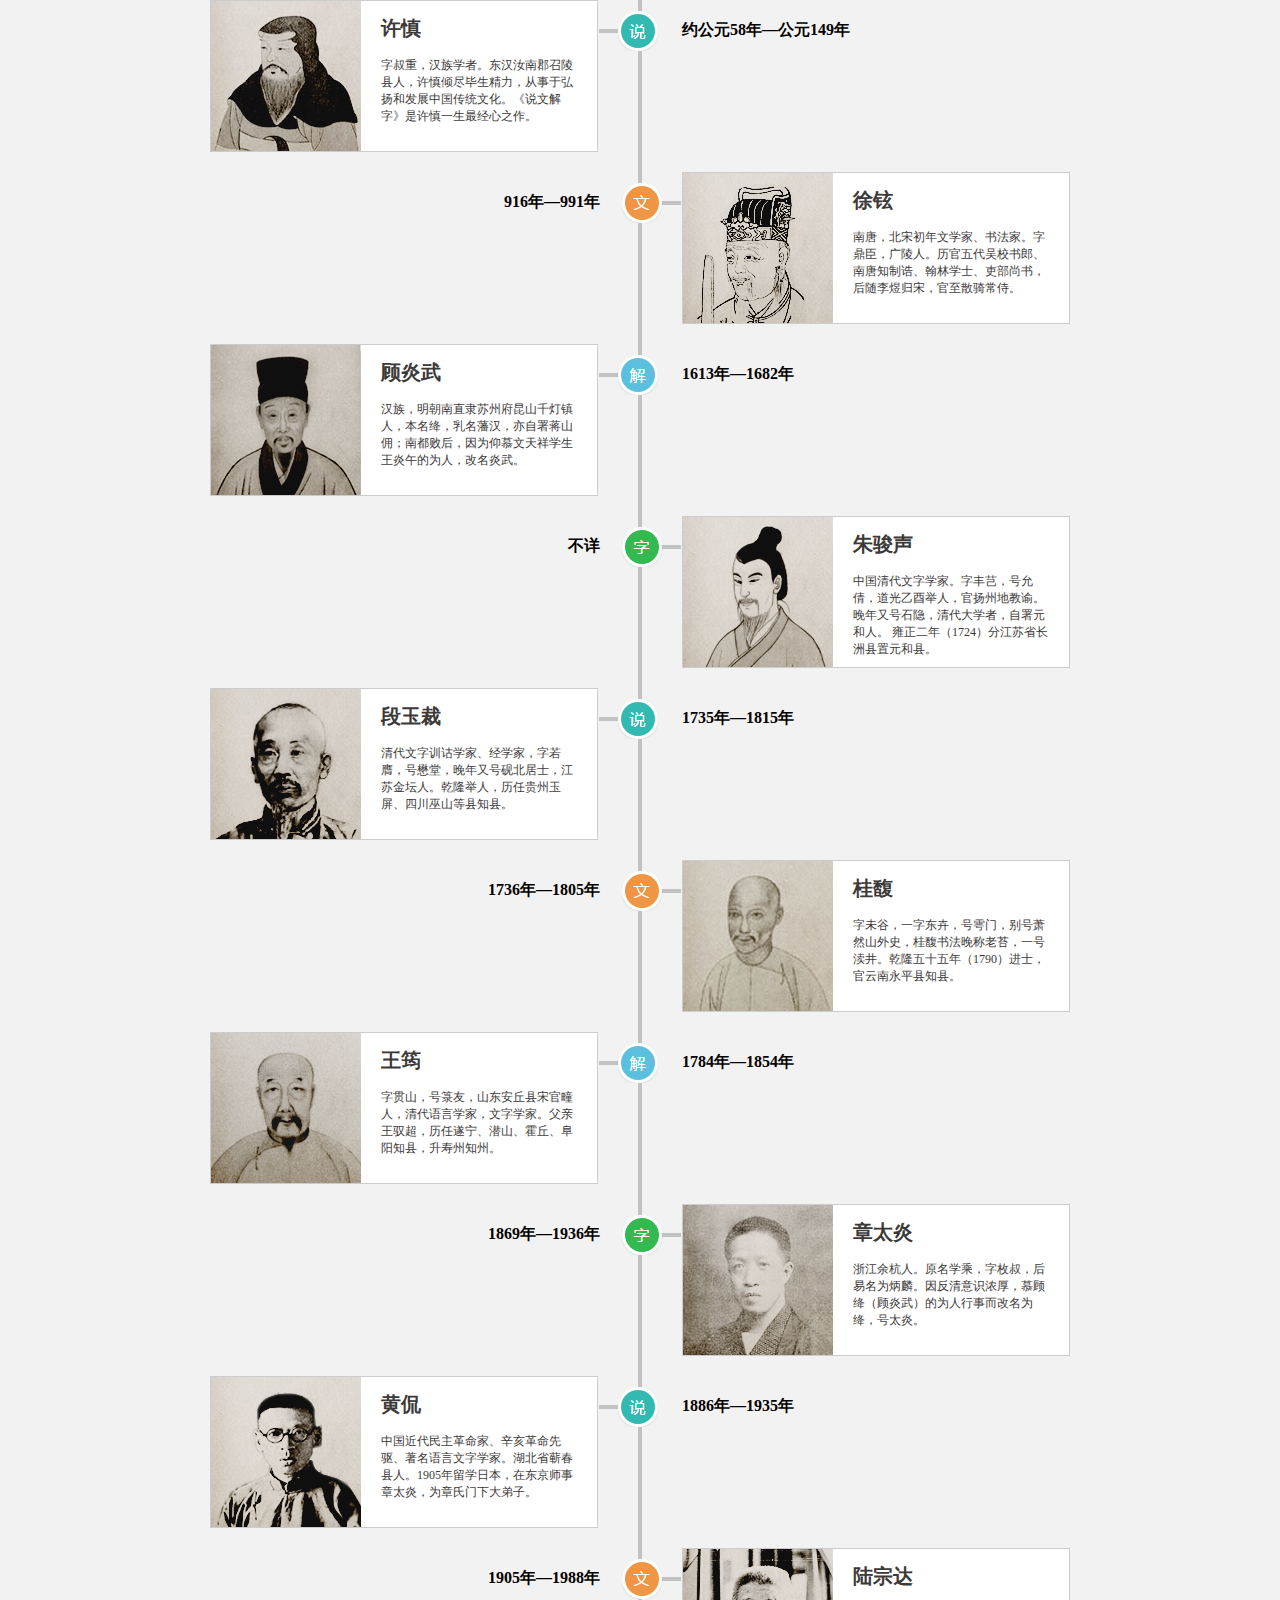
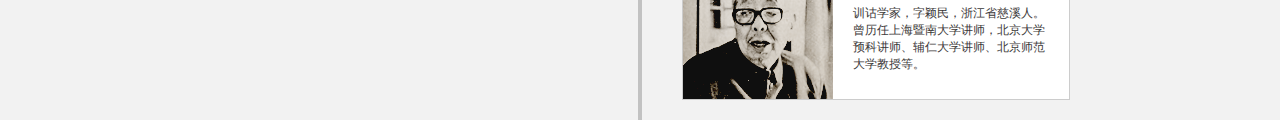
<file: timeline/index2.html>
<!DOCTYPE html>
<html>
  	<head>
	    <title>Timeline</title>
	    <meta charset="utf-8">
	    <link href="css/index.css" rel="stylesheet">
	    <meta content="width=device-width, initial-scale=1.0, maximum-scale=1.0, user-scalable=no" name="viewport">
  	</head>
  	<body>
  	<div class="timeline clearfix">
  		<div class="timeline-l fl">
  			<div class="person">
  				<img src="xushen.jpg" alt="" style="position:absolute;left:0;top:0"/>
	            <div class="con">
	              <span>许慎</span><br><br>字叔重，汉族学者。东汉汝南郡召陵县人，许慎倾尽毕生精力，从事于弘扬和发展中国传统文化。《说文解字》是许慎一生最经心之作。
	            </div>
	            <img src="shuo.png" height="40" width="59" alt="" class="shuo"/>
  			</div>
			<div class="date">
				<span>916年—991年</span>
			</div>
			<div class="person">
  				<img src="guyanwu.png" alt="" style="position:absolute;left:0;top:0"/>
	            <div class="con">
	              <span>顾炎武</span><br><br>汉族，明朝南直隶苏州府昆山千灯镇人，本名绛，乳名藩汉，亦自署蒋山佣；南都败后，因为仰慕文天祥学生王炎午的为人，改名炎武。
	            </div>
	            <img src="jie.png" height="40" width="59" alt="" class="shuo"/>
  			</div>
			<div class="date">
				<span>不详</span>
			</div>
			<div class="person">
  				<img src="duanyucai.png" alt="" style="position:absolute;left:0;top:0"/>
	            <div class="con">
	              <span>段玉裁</span><br><br>清代文字训诂学家、经学家，字若膺，号懋堂，晚年又号砚北居士，江苏金坛人。乾隆举人，历任贵州玉屏、四川巫山等县知县。
	            </div>
	            <img src="shuo.png" height="40" width="59" alt="" class="shuo"/>
  			</div>
			<div class="date">
				<span>1736年—1805年</span>
			</div>
			<div class="person">
	            <img src="wangyun.png" alt="" style="position:absolute;left:0;top:0"/>
	            <div class="con">
	              <span>王筠</span><br><br>字贯山，号箓友，山东安丘县宋官疃人，清代语言学家，文字学家。父亲王驭超，历任遂宁、潜山、霍丘、阜阳知县，升寿州知州。
	            </div>
	            <img src="jie.png" height="40" width="59" alt="" class="shuo"/>
  			</div>
			<div class="date">
				<span>1869年—1936年</span>
			</div>
			<div class="person">
  				<img src="huangkan.png" alt="" style="position:absolute;left:0;top:0"/>
	            <div class="con">
	              <span>黄侃</span><br><br>中国近代民主革命家、辛亥革命先驱、著名语言文字学家。湖北省蕲春县人。1905年留学日本，在东京师事章太炎，为章氏门下大弟子。
	            </div>
	            <img src="shuo.png" height="40" width="59" alt="" class="shuo"/>
  			</div>
			<div class="date">
				<span>1905年—1988年</span>
			</div>
  		</div>
  		<div class="timeline-r fr">
			<div class="date">
				<span>约公元58年—公元149年</span>
			</div>
  			<div class="person">
  				<img src="xuxuan.png" alt="" style="position:absolute;left:0;top:0"/>
	            <div class="con">  
	            <span>徐铉</span><br><br>南唐，北宋初年文学家、书法家。字鼎臣，广陵人。历官五代吴校书郎、南唐知制诰、翰林学士、吏部尚书，后随李煜归宋，官至散骑常侍。
	            </div>
	            <img src="wen.png" height="40" width="59" alt="" class="wen"/>
  			</div>
  			<div class="date">
				<span>1613年—1682年</span>
			</div>
  			<div class="person">
  				<img src="zhujunsheng.png" alt="" style="position:absolute;left:0;top:0"/>
	            <div class="con">
	              <span>朱骏声</span><br><br>中国清代文字学家。字丰芑，号允倩，道光乙酉举人，官扬州地教谕。晚年又号石隐，清代大学者，自署元和人。 雍正二年（1724）分江苏省长洲县置元和县。
	            </div>
	            <img src="zi.png" height="40" width="59" alt="" class="wen"/>
  			</div>
  			<div class="date">
				<span>1735年—1815年</span>
			</div>
  			<div class="person">
  				<img src="guifu.png" alt="" style="position:absolute;left:0;top:0"/>
	            <div class="con">
	              <span>桂馥</span><br><br>字未谷，一字东卉，号雩门，别号萧然山外史，桂馥书法晚称老苔，一号渎井。乾隆五十五年（1790）进士，官云南永平县知县。
	            </div>
	            <img src="wen.png" height="40" width="59" alt="" class="wen"/>
  			</div>
  			<div class="date">
				<span>1784年—1854年</span>
			</div>
  			<div class="person">
  				<img src="zhangtaiyan.png" alt="" style="position:absolute;left:0;top:0"/>
	            <div class="con">
	              <span>章太炎</span><br><br>浙江余杭人。原名学乘，字枚叔，后易名为炳麟。因反清意识浓厚，慕顾绛（顾炎武）的为人行事而改名为绛，号太炎。
	            </div>
	            <img src="zi.png" height="40" width="59" alt="" class="wen"/>
  			</div>
  			<div class="date">
				<span>1886年—1935年</span>
			</div>
  			<div class="person">
  				<img src="luzongda.png" alt="" style="position:absolute;left:0;top:0"/>
	            <div class="con">
	              <span>陆宗达</span><br><br>训诂学家，字颖民，浙江省慈溪人。曾历任上海暨南大学讲师，北京大学预科讲师、辅仁大学讲师、北京师范大学教授等。
	            </div>
	            <img src="wen.png" height="40" width="59" alt="" class="wen"/>
  			</div>
  		</div>
  	</div>
  	</body>
</html>
</file>
<file: css/common.css>
/*
* @Author: JMW
* @Date:   2017-03-29 08:48:38
* @Last Modified by:   hzyjsys
* @Last Modified time: 2017-04-26 14:48:12
*/

/* 首图 */
.shoutu-nav{
	width:expression(document.body.clientWidth <= 1440? "1440px": "auto");
	min-width:1440px;
	height: 400px;
	position: relative;
	top:-40px;
}
.shoutu-nav img{
	position: absolute;
	left:0;
	top: 0;
	width: 100%;
	height: 100%;
	display:block;
}

/* 内容 */
.content{
	width: 100%;
	position: relative;
	margin-top:-40px;
}

/* 头部 */
#header{
	padding-top:10px;
	width:expression(document.body.clientWidth <= 1440? "1440px": "auto");
	min-width:1440px;
	height: 115px;
	border-bottom:5px solid #f9be00;
	background:url(../images/bg.png) no-repeat;
	background-size: 100% 100%;
}
#header .wrapper{
	width: 1200px;
	height: 105px;
	margin:0 auto;
	position: relative;
	line-height: 105px;
}
#header .logo{
	float: left;
	margin-left: 30px;
	width: 100px;
	height: 105px;
	text-align: center;
	cursor:pointer;
}
#header .logo img{
	vertical-align: middle;
}
#header .search{
	float: right;
	margin-right: 30px;
	width: 158px;
	height: 25px;
	margin-top: 40px;
}
#header .search input{
	width: 122px;
	height: 23px;
	border:1px solid #ccc;
	padding-left: 10px;
	font-size: 12px;
	float: left;
}
#header .search img{
	float: right;
	margin-left: -1px;
	cursor: pointer;
}

/* 导航条 */
#nav-bar{
	width:expression(document.body.clientWidth <= 1440? "1440px": "auto");
	min-width:1440px;
	height: 40px;
	background: rgba(0,0,0,0.6);
	position: relative;
	z-index: 3;
}
.mask0{
    width:100%;
    height: 40px;
    background:#000;
    opacity:0.6;
    filter:alpha(opacity=60);
    position:absolute;
    left:0;
    top:0;
    display:none;
}
#nav-bar .nav{
	width: 1140px;
	padding:0 30px;
	margin:0 auto;
	height: 40px;
	line-height: 40px;
	position: relative;
	z-index: 4;
}
#nav-bar .nav li{
	position: relative;
	float: left;
	margin:0 20px;
}
#nav-bar .nav .a1{
	display: inline-block;
	padding: 0 16px;
	font-size: 16px;
	line-height: 40px;
	color: #fff;
}
#nav-bar .nav li.on{
	background-color: rgba(255,255,255,0.6);
}
#nav-bar .nav li.on .a1{
	color:#3e3c3c;
}
#nav-bar .nav dl{
	position: absolute;
	left: -5%;
	top: 40px;
	z-index: 5;
	width: 130px;
	border-top: 2px solid #999;
	background: url(../images/imgp-hdnav.png);
	display: none;
}
#nav-bar .nav .a2{
	display: block;
	line-height: 36px;
	padding-left: 20px;
	font-size: 14px;
	color: #fff;
}
#nav-bar .nav .a2:hover{
	padding-left: 30px;
	color: #ff5a00;
}

/* 内容左导航栏 */
.left-nav{
	width: 200px;
	position: absolute;
	top:50px;
	left:0;
	z-index: 2;
}
.left-nav li{
	height: 54px;
    border-bottom: 1px dotted #ccc;
    line-height: 54px;
    padding-left: 60px;
}
.left-nav li:hover a{
	color:#fc5a00;
}

/* 底部 */
.footer{
	width:expression(document.body.clientWidth <= 1440? "1440px": "auto");
	min-width:1440px;
	height: 290px;
	background: url(../images/footer-bg.png) no-repeat;
	background-size: 100% 100%;
	padding-top: 50px;
	border-top: 5px solid #f9be00;
	position: relative;
	z-index: 99;
}
.footer .footer-nav{
	width: 1150px;
	height: 200px;
	margin:0 auto;
	padding-left: 30px;
}
.footer .footer-nav ul{
	float:left;
	margin:0 60px 0 20px;
}
.footer .footer-nav ul li a{
	line-height: 24px;
	font-size: 14px;
	color:#6b5132;
}
.footer .footer-nav ul li:first-child a{
	font-size: 18px;
	line-height: 48px;
	color:#503a1c;
	font-weight: bold;
}
.footer .footer-nav ul li:hover a{
	color:#fc5a00;
}
.footer .bsd{
	text-align: center;
	position: absolute;
	bottom: 0;
	width: 100%;
	background:#000;
	padding:10px 0;
}
.footer .bsd p{
	font-size: 14px;
	color:#fff;
}
.footer img{
	position: absolute;
	bottom: 70px;
	left:50%;
	margin-left: -128px;
}
/* 返回顶部 */
.cbbfixed {
	position: fixed;
	right: 10px;
	transition: bottom ease .3s;
	bottom: -85px;
	z-index: 999;
	cursor:pointer;
}
.cbbfixed .cbbtn {
	width: 40px;
	height: 40px;
	display: block;
	background-color: #02a2aa;
}
.cbbfixed .gotop {
	transition: background-color ease .3s;
	margin-top: 1px;
}
.cbbfixed .gotop .up-icon{
	float:left;
	margin:14px 0 0 9px;
	width:23px;
	height:12px;
	background: url(../images/side-icon02.png);
}
.cbbfixed .gotop:hover {
	background-color:#2c2d2e;
}
.cbbfixed .cweixin {
	background: #dadbdd;
}
.cbbfixed .cweixin div {
	background: url(../images/erwei.png);
	width: 194px;
	height: 199px;
	position: absolute;
	left: -194px;
	top: -115px;
	opacity: 0;
	transform: scale(0);
	-webkit-transform: scale(0);
	transform-origin: 100% 70%;
	-webkit-transform-origin: 100% 70%;
	transition: transform ease .3s,opacity ease .3s;
	-webkit-transition: all ease .3s;
	display:none\0;
	*display:none;
}
.cbbfixed .cweixin:hover div {
	display: block;
	transform: scale(1);
	-webkit-transform: scale(1);
	opacity: 1;
	*display:block;
}
.cbbfixed .cweixin .weixin-icon{
	float: left;
	margin:12px 0 0 11px;
	width:18px;
	height: 18px; 
	background: url(../images/side-icon01.png);
}

.hint{
    color:#666;
}
.hide{
    display: none;
}
</file>
<file: css/index.css>
/*
* @Author: JMW
* @Date:   2017-04-13 08:50:20
* @Last Modified by:   JMW
* @Last Modified time: 2017-04-26 11:55:18
*/

/* 轮播图 */
#slider{
	width:expression(document.body.clientWidth <= 1440? "1440px": "auto");
	min-width:1440px;
	/* width: 100%; */
	height: 450px;
	position: relative;
	overflow: hidden;
	margin:0 auto;
	z-index: 2;
	top:-40px;
}
#slider .slideshow{
	position:relative;
	width:100%;
	height:484px;
}
#slider .slideshow_item{
	width:100%;
	height:484px;
}
#slider .slideshow_item .image img{
	border:0;
}
#slider .slideshow_item .data{
	display:none;
}
#slider .slideshow_paging {
	position:absolute;
	bottom:10px;
	left:50%;
	margin-left:-88px;
	z-index:11;
	font-size:12px;
	padding:3px 2px;
	-moz-border-radius: 4px;
	-webkit-border-radius: 4px;
	border-radius: 4px;
}
#slider .slideshow_paging a {
	display:inline-block;
	width: 10px;
	height: 10px;
	background: #fff;
	float:left;
	margin:0 14px;
	-moz-border-radius: 10px;
	-webkit-border-radius: 10px;
	border-radius: 10px;
}
#slider .slideshow_paging a.activeSlide {
	background:rgba(255,192,0,0.8);
}
#slider a.prev{ 
	position:absolute; 
	left:-40px; 
	top:50%; 
	margin-top:-23px;
	z-index:10; 
	width:40px; 
	height:46px; 
	outline:none; 
	background:url(trans-black-70.png); 
	-moz-border-radius: 4px; 
	-webkit-border-radius: 4px; 
	border-radius: 4px; 
	-moz-box-shadow: 0 0 2px #222; 
	-webkit-box-shadow: 0 0 2px #222; 
	box-shadow: 0 0 2px #222;  
}
#slider a.prev:hover,#slider a.next:hover{ 
	background:#000; 
}
#slider a.prev span,a.next span{ 
	display:block; 
	width:40px; 
	height:46px; 
	background:url(arrows.png) no-repeat -55px 50%; 
	text-indent:-9999px; 
}	
#slider a.next { 
	position:absolute; 
	right:-40px; 
	top:50%; 
	margin-top: -23px;
	z-index:10; 
	width:40px; 
	height:46px; 
	outline:none; 
	background:url(trans-black-70.png); 
	-moz-border-radius: 4px; 
	-webkit-border-radius: 4px;
	border-radius: 4px; 
	-moz-box-shadow: 0 0 2px #222; 
	-webkit-box-shadow: 0 0 2px #222; 
	box-shadow: 0 0 2px #222;  
}
#slider a.next span { 
	background:url(arrows.png) no-repeat -5px 50%; 
}
.mask{
	position: relative;
	width: 520px;
	height: 40px;
	z-index: 9;
	top: -170px;
	left: 50%;
	margin-left: -500px;
	background:#000;
	opacity:0.6;
	filter:alpha(opacity=60);
	overflow: hidden;
}
.maskImg{
	position: relative;
	top:-130px;
	left:50%;
	margin-left: -500px;
	z-index: 11;
}
/* 内容 */
#content{
	width: 100%;
	background: url(../images/imgp-bg.jpg) no-repeat #eee;
	background-size: 100% auto;
	margin-top:-40px;
}
#content .con-index{
	margin: 0 auto;
    width: 1440px;
    background: #fff;
}
#content .con-index .index-row1{
	padding: 40px 0;
    background-color: #fff;
    overflow: hidden;
    width: 1200px;
	margin:0 auto;
}
.index-row1 .col1{
	width: 760px;
	float: left;
}
.index-row1 .col2{
	width: 375px;
	float: right;
}
.index-row1 .news img{
	float: left;
	display: block;
	border-bottom:2px solid #f47420;
}
.index-row1 .news .more{
	float: right;
    padding-top: 11px;
    font-size: 14px;
    color: #7b7b7b;
}
.index-row1 .news .more:hover{
	color:#fc5a00;
}
.index-row1 .col1 .pul-list{
	margin-top: 20px;
}
.index-row1 .col1 .pul-list li{
	padding: 16px 0;
	border-bottom: 1px dotted #ccc;
	overflow: hidden;
}
.index-row1 .col1 .pul-list li .news-detail{
	width: 760px;
	height: 120px;
}
.index-row1 .col1 .pul-list li .news-detail img{
	float: left;
}
.index-row1 .col1 .pul-list li .news-detail span{
	float: right;
	color:#aaa;
	font-size: 12px;
	margin:100px 0 0 0;
}
.index-row1 .col1 .pul-list li .news-detail div{
	width: 380px;
	height: 120px;
	float: left;
	margin-left: 20px;
}
.index-row1 .col1 .pul-list li .news-detail div a{
	font-size: 16px;
	margin-bottom: 10px;
	display: inline-block;
}
.index-row1 .col1 .pul-list li .news-detail div a:hover{
	color:#fc5a00;
}
.index-row1 .col1 .pul-list li .news-detail div p{
	font-size: 12px;
	color:#aaa;
	letter-spacing: 1px;
	line-height: 20px;
}
.index-row1 .col1 .pul-list li .date{
	width: 46px;
	height: 46px;
	border:1px solid #ccc;
	float: left;
}
.index-row1 .col1 .pul-list li .date .day{
	width: 46px;
	height: 28px;
	border-bottom: 1px solid #ccc;
	text-align: center;
	line-height: 28px;
	color:#a8a8a8;
	font-size: 12px;
}
.index-row1 .col1 .pul-list li .date .month{
	width: 46px;
	height: 17px;
	line-height: 17px;
	text-align: center;
	background:#f9a63c;
	color:#ffffff;
	font-size: 12px;
}
.index-row1 .col1 .pul-list li .news-det{
	float: right;
	width: 692px;
	margin-top: 6px;
}
.index-row1 .col1 .pul-list li .news-det a{
    font-size: 16px;
}
.index-row1 .col1 .pul-list li .news-det a:hover{
	color:#fc5a00;
}
.index-row1 .col1 .pul-list li .news-det p{
	font-size: 12px;
	color:#aaa;
	margin-top: 5px;
	overflow: hidden;
}
.index-row1 .col1 .pul-list li .news-det p i{
	font-size: 12px;
	display: inline-block;
	width:470px;
	float: left;
}
.index-row1 .col1 .pul-list li .news-det p span{
	float: right;
	font-size: 12px;
}
.index-row1 .col2 .news-info .time{
    float: left;
    width: 54px;
    font-family: 'Arial';
    text-align: center;
    font-size: 12px;
    background-color: #5ca6c1;
    color: #fff;
}
.index-row1 .col2 .news-info .time .em{
    display: block;
    font-size: 16px;
    line-height: 2;
    border-bottom: 2px solid #fff;
    padding:2px 4px;
}
.index-row1 .col2 .pul-list1{
	margin-top: 20px;
}
.index-row1 .col2 .pul-list1 li{
	height: 66px;
	padding:16px 0;
}
.news-info .txt{
    display: block;
    overflow: hidden;
    padding-left: 20px;
}
.news-info .txt .title,
.news-info .txt .p{
    display: block;
    text-overflow: ellipsis;
    white-space: nowrap;
    overflow: hidden;
}
.news-info .txt .title{
    line-height: 2.3;
    font-size: 16px;
}
.news-info .txt .p{
    font-size: 12px;
    color: #a6a6a6;
}
.news-info .title1{
    display: block;
    padding-left: 22px;
    overflow: hidden;
    font-size: 18px;
    line-height: 1.6;
}
.news-info .time .em.border{
	border-width: 4px;
}
.index-row1 .col2 .news-info:hover .time{
	background-color: #fcc000;
}
.index-row1 .col2 .news-info:hover,.news-info:hover .txt .p{
	color: #fc5a00;
}
.pul-list2{
	margin-top: 20px;
}
.pul-list2 li{
	overflow: hidden;
	padding:21px 0;
	border-bottom: 1px dotted #ccc;
}
.pul-list2 li i{
	display: inline-block;
	width: 6px;
	height: 6px;
	background: #525050;
	float: left;
	border-radius: 50%;
	margin-top: 7px;
}
.pul-list2 li h2{
	display: inline-block;
	float: left;
	margin-left: 20px;
	cursor: pointer;
}
.a.pul-list2 li{
	padding:20px 0;
}
.a.pul-list2 li h2{
	display: block;
    text-overflow: ellipsis;
    white-space: nowrap;
    overflow: hidden;
    width: 310px;
}
.pul-list2 li p{
	margin-top: 4px;
    font-size: 12px;
    margin-left: 26px;
    color: #bbb;
}
.pul-list2 li h2:hover{
	color:#fa5c00;
}
.pul-list2 li span{
	float: right;
	font-size: 12px;
	color:#aaa;
}
.pul-list2 li span a{
	display: inline-block;
	margin-top: 4px;
	font-size: 12px;
	color:#aaa;
}
.pul-list2 li span a:hover{
	color:#fc5a00;
}
.pul-list2 strong{
	display: inline-block;
    float: left;
    background: #525050;
    width: 6px;
    height: 6px;
    margin-top: 7px;
}
.pul-list2.col2-pul-list2 li{
	border:none;
}
#content .con-index .index-row1.index-row2{
	width: 1200px;
	padding:50px 120px;
	background:#f5f5f5;
}
.index-row1.index-row2 .col2 .zhgx{
	width: 375px;
	height: 300px;
	margin-top: 30px;
	background: #fff;
}
.index-row1.index-row2 .col2 .zhgx .article{
	float: left;
	width: 270px;
	height: 300px;
}
.index-row1.index-row2 .col2 .zhgx .gzh{
	width: 104px;
	height: 300px;
	float: right;
	position: relative;
}
.index-row1.index-row2 .col2 .zhgx .gzh span{
	position: absolute;
	font-size: 12px;
	width: 10px;
	top:36px;
}
.index-row1.index-row2 .col2 .zhgx .gzh div{
	position: absolute;
	left: 50%;
	margin-left: -44px;
	bottom:6px;
	border:1px solid #ccc;
}
</file>
<file: timeline/css/styles.css>
/*----------------------------------------------------------------------------------- */
/*  Document Setup */
/*----------------------------------------------------------------------------------- */
* {
  outline: none !important; }

body {
  font-family: "Source Sans Pro", sans-serif;
  color: black;
  font-size: 15px;
  padding-bottom: 50px; }

h1, h2, h3, h4, h5, h6, .h1, .h2, .h3, .h4, .h5, .h6 {
  font-weight: 700; }
  h1 small, h2 small, h3 small, h4 small, h5 small, h6 small, .h1 small, .h2 small, .h3 small, .h4 small, .h5 small, .h6 small {
    font-size: 55%; }

h1, .h1 {
  font-size: 60px;
  letter-spacing: -0.03em; }

h2, .h2 {
  font-size: 30px; }

h3, .h3 {
  font-size: 25px; }

h4, .h4 {
  font-size: 20px; }

h5, .h5 {
  font-size: 15px;
  font-weight: 400; }

h6, .h6 {
  font-size: 13px;
  font-weight: 600; }

p {
  margin-bottom: 15px; }

.lead {
  font-weight: 300; }

strong {
  font-weight: 700; }

a {
  color: #32b9b1; }
  a:hover {
    color: #666666;
    text-decoration: none; }

blockquote {
  border-color: #dddddd; }

hr {
  border-color: #d0d0d0; }

/*----------------------------------------------------------------------------------- */
/*  Background color helper classes */
/*----------------------------------------------------------------------------------- */
.bg-primary, .bg-success, .bg-info, .bg-warning, .bg-danger, .bg-muted {
  color: white; }
  .bg-primary .page-header, .bg-success .page-header, .bg-info .page-header, .bg-warning .page-header, .bg-danger .page-header, .bg-muted .page-header {
    color: white; }

.bg-primary {
  background-color: #32b9b1; }

.bg-success {
  background-color: #51be38; }

.bg-info {
  background-color: #5bc0de; }

.bg-warning {
  background-color: #ef9544; }

.bg-danger {
  background-color: #f05a5b; }

.bg-muted {
  background-color: #bbbbbb; }

/*----------------------------------------------------------------------------------- */
/*  Buttons */
/*----------------------------------------------------------------------------------- */
.btn {
  border: 1px solid rgba(0, 0, 0, 0.25) !important;
  font-weight: 600; }
  .btn.active, .btn:active {
    box-shadow: none; }

.btn-primary {
  background: #32b9b1; }
  .btn-primary:hover, .btn-primary.active, .btn-primary:focus {
    background: #2ea9a2; }

.btn-success {
  background: #51be38; }
  .btn-success:hover, .btn-success.active, .btn-success:focus {
    background: #4aae33; }

.btn-info {
  background: #5bc0de; }
  .btn-info:hover, .btn-info.active, .btn-info:focus {
    background: #4ab9db; }

.btn-warning {
  background: #ef9544; }
  .btn-warning:hover, .btn-warning.active, .btn-warning:focus {
    background: #ed8a31; }

.btn-danger {
  background: #f05a5b; }
  .btn-danger:hover, .btn-danger.active, .btn-danger:focus {
    background: #ee4748; }

.btn-link {
  color: #32b9b1; }

.btn-group.open .dropdown-toggle {
  box-shadow: none; }
  .btn-group.open .dropdown-toggle.btn-primary {
    background-color: #227d77;
    border-color: #227d77; }
    .btn-group.open .dropdown-toggle.btn-primary .caret {
      border-top-color: white; }
  .btn-group.open .dropdown-toggle.btn-success {
    background-color: #388327;
    border-color: #388327; }
    .btn-group.open .dropdown-toggle.btn-success .caret {
      border-top-color: white; }
  .btn-group.open .dropdown-toggle.btn-info {
    background-color: #28a1c5;
    border-color: #28a1c5; }
    .btn-group.open .dropdown-toggle.btn-info .caret {
      border-top-color: white; }
  .btn-group.open .dropdown-toggle.btn-warning {
    background-color: #d46e12;
    border-color: #d46e12; }
    .btn-group.open .dropdown-toggle.btn-warning .caret {
      border-top-color: white; }
  .btn-group.open .dropdown-toggle.btn-danger {
    background-color: #e81517;
    border-color: #e81517; }
    .btn-group.open .dropdown-toggle.btn-danger .caret {
      border-top-color: white; }

.btn-group .btn + .btn, .btn-group .btn + .btn-group, .btn-group .btn-group + .btn, .btn-group .btn-group + .btn-group {
  margin-left: -2px; }
.btn-group.open .dropdown-toggle {
  box-shadow: none; }

/*----------------------------------------------------------------------------------- */
/*  Nav pills */
/*----------------------------------------------------------------------------------- */
.nav-pills > li > a {
  font-weight: 600; }
  .nav-pills > li > a:hover {
    background-color: rgba(0, 0, 0, 0.05); }

.nav-pills > li.active > a, .nav-pills > li.active > a:hover, .nav-pills > li.active > a:focus {
  background-color: #32b9b1; }

/*----------------------------------------------------------------------------------- */
/*  Dropdowns */
/*----------------------------------------------------------------------------------- */
.dropdown-menu {
  box-shadow: 0 2px 2px rgba(0, 0, 0, 0.1);
  text-align: left; }
  .dropdown-menu > li > a {
    color: black;
    padding: 5px 12px 7px; }
  .dropdown-menu > li:first-child a {
    border: 0; }
  .dropdown-menu .divider {
    margin: 4px 0; }

/*----------------------------------------------------------------------------------- */
/*  Tables */
/*----------------------------------------------------------------------------------- */
.table thead tr th {
  font-weight: 700;
  background-color: rgba(255, 255, 255, 0.6) !important;
  color: black;
  border: 0;
  vertical-align: middle; }
.table tbody {
  background-color: white; }
  .table tbody tr td {
    font-size: 14px;
    border-top: 0;
    vertical-align: middle; }
.table tfoot > tr > td {
  border-top: 0; }
.table tfoot > tr:first-child > td {
  border-top: 1px solid #dddddd;
  padding-top: 15px; }

.table-striped > tbody > tr:nth-child(odd) > td, .table-striped > tbody > tr:nth-child(odd) > th {
  background-color: rgba(0, 0, 0, 0.05); }

.table > thead > tr > td.success, .table > tbody > tr > td.success, .table > tfoot > tr > td.success, .table > thead > tr > th.success, .table > tbody > tr > th.success, .table > tfoot > tr > th.success, .table > thead > tr.success > td, .table > tbody > tr.success > td, .table > tfoot > tr.success > td, .table > thead > tr.success > th, .table > tbody > tr.success > th, .table > tfoot > tr.success > th {
  background-color: #51be38;
  color: white; }

.table > thead > tr > td.info, .table > tbody > tr > td.info, .table > tfoot > tr > td.info, .table > thead > tr > th.info, .table > tbody > tr > th.info, .table > tfoot > tr > th.info, .table > thead > tr.info > td, .table > tbody > tr.info > td, .table > tfoot > tr.info > td, .table > thead > tr.info > th, .table > tbody > tr.info > th, .table > tfoot > tr.info > th {
  background-color: #5bc0de;
  color: white; }

.table > thead > tr > td.warning, .table > tbody > tr > td.warning, .table > tfoot > tr > td.warning, .table > thead > tr > th.warning, .table > tbody > tr > th.warning, .table > tfoot > tr > th.warning, .table > thead > tr.warning > td, .table > tbody > tr.warning > td, .table > tfoot > tr.warning > td, .table > thead > tr.warning > th, .table > tbody > tr.warning > th, .table > tfoot > tr.warning > th {
  background-color: #ef9544;
  color: white; }

.table > thead > tr > td.danger, .table > tbody > tr > td.danger, .table > tfoot > tr > td.danger, .table > thead > tr > th.danger, .table > tbody > tr > th.danger, .table > tfoot > tr > th.danger, .table > thead > tr.danger > td, .table > tbody > tr.danger > td, .table > tfoot > tr.danger > td, .table > thead > tr.danger > th, .table > tbody > tr.danger > th, .table > tfoot > tr.danger > th {
  background-color: #f05a5b;
  color: white; }

/*----------------------------------------------------------------------------------- */
/*  Labels */
/*----------------------------------------------------------------------------------- */
.label-primary {
  background-color: #32b9b1; }

.label-default {
  background-color: #bbbbbb; }

.label-success {
  background-color: #51be38; }

.label-info {
  background-color: #5bc0de; }

.label-warning {
  background-color: #ef9544; }

.label-danger {
  background-color: #f05a5b; }

/*----------------------------------------------------------------------------------- */
/*  List groups */
/*----------------------------------------------------------------------------------- */
.list-group .list-group-item.active, .list-group .list-group-item.active:hover, .list-group .list-group-item.active:focus {
  color: white;
  background-color: #32b9b1;
  border-color: #27918b; }
  .list-group .list-group-item.active .badge, .list-group .list-group-item.active:hover .badge, .list-group .list-group-item.active:focus .badge {
    color: #32b9b1;
    background-color: white; }

a.list-group-item.active, a.list-group-item.active:hover, a.list-group-item.active:focus {
  background-color: #32b9b1;
  border-color: #32b9b1; }

/*----------------------------------------------------------------------------------- */
/*  Form styles */
/*----------------------------------------------------------------------------------- */
label {
  font-weight: 600;
  font-size: 16px;
  margin-bottom: 8px; }

.form-group {
  margin-bottom: 25px; }

.form-control {
  border: 0;
  box-shadow: 0 0 0 1px rgba(0, 0, 0, 0.35); }
  .form-control:focus {
    box-shadow: 0 0 0 1px rgba(0, 0, 0, 0.35); }

.input-group {
  box-shadow: 0 0 0 1px rgba(0, 0, 0, 0.35);
  border-radius: 4px; }
  .input-group.input-group-lg {
    border-radius: 6px; }
  .input-group.input-daterange {
    border-radius: 4px; }
  .input-group .form-control {
    border: 0;
    box-shadow: none; }
  .input-group .input-group-btn .btn {
    margin: 0 !important;
    border: 0 !important; }
  .input-group .input-group-addon {
    background-color: rgba(255, 255, 255, 0.2);
    border: 0;
    color: black; }

.input-group-btn:first-child > .btn, .input-group-btn:first-child > .btn-group {
  margin-right: -2px;
  position: relative;
  z-index: 10; }

.input-group-btn:last-child > .btn, .input-group-btn:last-child > .btn-group {
  margin-left: -2px; }

.has-feedback .form-control-feedback {
  top: 50%;
  margin-top: -17px; }

.has-success .help-block, .has-success .control-label, .has-success .radio, .has-success .checkbox, .has-success .radio-inline, .has-success .checkbox-inline {
  color: #60c560; }
.has-success .form-control {
  border-color: #60c560; }
.has-success .form-control-feedback {
  color: #60c560; }

.has-warning .help-block, .has-warning .control-label, .has-warning .radio, .has-warning .checkbox, .has-warning .radio-inline, .has-warning .checkbox-inline {
  color: #f0ad4e; }
.has-warning .form-control {
  border-color: #f0ad4e; }
.has-warning .form-control-feedback {
  color: #f0ad4e; }

.has-error .help-block, .has-error .control-label, .has-error .radio, .has-error .checkbox, .has-error .radio-inline, .has-error .checkbox-inline {
  color: #d9534f; }
.has-error .form-control {
  border-color: #d9534f; }
.has-error .form-control-feedback {
  color: #d9534f; }

/*----------------------------------------------------------------------------------- */
/*  Emphasis Classes */
/*----------------------------------------------------------------------------------- */
.text-primary {
  color: #32b9b1; }

.text-success {
  color: #51be38; }

.text-info {
  color: #5bc0de; }

.text-warning {
  color: #ef9544; }

.text-danger {
  color: #f05a5b; }

/*----------------------------------------------------------------------------------- */
/*  Panels */
/*----------------------------------------------------------------------------------- */
.panel {
  border: 0; }
  .panel .panel-body {
    padding: 20px; }

.panel-heading .panel-toggle {
  background: #f9fafa; }
.panel-heading .panel-title {
  font-size: 18px; }

/*----------------------------------------------------------------------------------- */
/*  Tab Styles */
/*----------------------------------------------------------------------------------- */
.nav-tabs > li > a {
  border-radius: 0px; }
  .nav-tabs > li > a:hover {
    background-color: rgba(0, 0, 0, 0.05); }
.nav-tabs > li.active > a, .nav-tabs > li.active > a:hover, .nav-tabs > li.active > a:focus {
  background-color: white; }

.tab-content {
  background-color: white;
  border: 1px solid #dddddd;
  border-top: 0;
  padding: 15px 15px 5px; }

/*----------------------------------------------------------------------------------- */
/*  Progress Bars */
/*----------------------------------------------------------------------------------- */
.progress {
  box-shadow: none;
  border-radius: 10px;
  background-color: rgba(0, 0, 0, 0.06); }
  .progress .progress-bar {
    box-shadow: none;
    background-color: #32b9b1; }
  .progress .progress-bar-success {
    background-color: #51be38; }
  .progress .progress-bar-info {
    background-color: #5bc0de; }
  .progress .progress-bar-warning {
    background-color: #ef9544; }
  .progress .progress-bar-danger {
    background-color: #f05a5b; }

.well {
  box-shadow: none;
  background-color: rgba(0, 0, 0, 0.05); }

body {
  background: #f2f2f2;
}
.con{
  margin-left: 160px;
  height: 150px;
  font-size: 12px;
  padding: 14px 20px;
  color:#3c3939;
}
.con span{
  font-size: 20px;
  font-weight: bold;
}
.timeline {
  list-style: none;
  position: relative;
  max-width: 920px;
  margin: 0 auto;
  overflow: hidden; }
  .timeline:after {
    content: "";
    position: absolute;
    top: 0;
    left: 50%;
    margin-left: -2px;
    background-color: rgba(0, 0, 0, 0.2);
    height: 100%;
    width: 4px;
    border-radius: 2px;
    display: block; }
  .timeline .timeline-row {
    padding-left: 50%;
    position: relative;
    z-index: 10; }
    .timeline .timeline-row .timeline-time {
      position: absolute;
      right: 50%;
      top: 31px;
      text-align: right;
      margin-right: 40px;
      font-size: 16px;
      line-height: 1.3;
      font-weight: 600; }
      .timeline .timeline-row .timeline-time small {
        display: block;
        color: white;
        text-transform: uppercase;
        opacity: 0.75;
        font-size: 11px;
        font-weight: 400; }
    .timeline .timeline-row .timeline-icon {
      position: absolute;
      top: 30px;
      left: 50%;
      margin-left: -20px;
      width: 40px;
      height: 40px;
      border-radius: 50%;
      background-color: white;
      text-align: center;
      box-shadow: 0 1px 2px rgba(0, 0, 0, 0.1);
      overflow: hidden;
      padding: 3px;
      color: white;
      font-size: 14px;
      z-index: 100; }
      .timeline .timeline-row .timeline-icon > div {
        border-radius: 50%;
        line-height: 34px;
        font-size: 16px; }
    .timeline .timeline-row .timeline-content {
      margin-left: 40px;
      position: relative;
      background-color: white;
      color: #333333; }
      .timeline .timeline-row .timeline-content:after {
        content: "";
        position: absolute;
        top: 48px;
        left: -41px;
        height: 4px;
        width: 40px;
        background-color: rgba(0, 0, 0, 0.2);
        z-index: -1; }
      .timeline .timeline-row .timeline-content .panel-body {
        padding:0;
        position: relative;
        z-index: 10; 
        border:1px solid #ddd;
      }
      .timeline .timeline-row .timeline-content h2 {
        font-size: 22px;
        margin-bottom: 12px;
        margin-top: 0;
        line-height: 1.2; }
      .timeline .timeline-row .timeline-content p {
        margin-bottom: 15px; }
      .timeline .timeline-row .timeline-content img {
        margin-bottom: 15px; }
      .timeline .timeline-row .timeline-content blockquote {
        border-color: #eeeeee; }
        .timeline .timeline-row .timeline-content blockquote footer, .timeline .timeline-row .timeline-content blockquote small, .timeline .timeline-row .timeline-content blockquote .small, .timeline .timeline-row .timeline-content blockquote.blockquote-reverse footer, .timeline .timeline-row .timeline-content blockquote.blockquote-reverse small, .timeline .timeline-row .timeline-content blockquote.blockquote-reverse .small {
          color: #999999; }
      .timeline .timeline-row .timeline-content .video-container {
        position: relative;
        padding-bottom: 56.25%;
        padding-top: 30px;
        height: 0;
        margin-bottom: 15px;
        overflow: hidden; }
        .timeline .timeline-row .timeline-content .video-container iframe, .timeline .timeline-row .timeline-content .video-container object, .timeline .timeline-row .timeline-content .video-container embed {
          position: absolute;
          top: 0;
          left: 0;
          width: 100%;
          height: 100%; }
    .timeline .timeline-row:nth-child(odd) {
      padding-left: 0;
      padding-right: 50%; }
      .timeline .timeline-row:nth-child(odd) .timeline-time {
        right: auto;
        left: 50%;
        text-align: left;
        margin-right: 0;
        margin-left: 40px; }
      .timeline .timeline-row:nth-child(odd) .timeline-content {
        margin-right: 40px;
        margin-left: 0; }
        .timeline .timeline-row:nth-child(odd) .timeline-content:after {
          left: auto;
          right: -41px; }
  .timeline.animated .timeline-row .timeline-content {
    opacity: 0;
    left: 20px;
    -webkit-transition: all 0.8s;
    -moz-transition: all 0.8s;
    transition: all 0.8s; }
  .timeline.animated .timeline-row:nth-child(odd) .timeline-content {
    left: -20px; }
  .timeline.animated .timeline-row.active .timeline-content {
    opacity: 1;
    left: 0; }
  .timeline.animated .timeline-row.active:nth-child(odd) .timeline-content {
    left: 0; }

@media (max-width: 460px) {
  .timeline {
    padding: 15px 10px; }
    .timeline:after {
      left: 28px; }
    .timeline .timeline-row {
      padding-left: 0;
      margin-bottom: 16px; }
      .timeline .timeline-row .timeline-time {
        position: relative;
        right: auto;
        top: 0;
        text-align: left;
        margin: 0 0 6px 56px; }
        .timeline .timeline-row .timeline-time strong {
          display: inline-block;
          margin-right: 10px; }
      .timeline .timeline-row .timeline-icon {
        top: 52px;
        left: -2px;
        margin-left: 0; }
      .timeline .timeline-row .timeline-content {
        margin-left: 56px;
        box-shadow: 0 1px 2px rgba(0, 0, 0, 0.1);
        position: relative; }
        .timeline .timeline-row .timeline-content:after {
          right: auto !important;
          left: -20px !important;
          top: 32px; }
      .timeline .timeline-row:nth-child(odd) {
        padding-right: 0; }
        .timeline .timeline-row:nth-child(odd) .timeline-time {
          position: relative;
          right: auto;
          left: auto;
          top: 0;
          text-align: left;
          margin: 0 0 6px 56px; }
        .timeline .timeline-row:nth-child(odd) .timeline-content {
          margin-right: 0;
          margin-left: 55px; }
    .timeline.animated .timeline-row:nth-child(odd) .timeline-content {
      left: 20px; }
    .timeline.animated .timeline-row.active:nth-child(odd) .timeline-content {
      left: 0; } }
</file>
<file: css/contactUs.css>
/*
* @Author: JMW
* @Date:   2017-03-27 15:28:24
* @Last Modified by:   JMW
* @Last Modified time: 2017-04-25 17:35:52
*/
.contact{
	width:expression(document.body.clientWidth <= 1440? "1440px": "auto");
	min-width:1440px;
	background:#fff;
}
.bgc{
	width: 1200px;
	margin:0 auto;
	position: relative;
}
.contact-con{
	width: 1200px;
	padding-top: 50px;
	margin:0 auto;
}
.contact .contact-con div.contact-nav{
	width: 920px;
	height: 48px;
	position: relative;
	margin:0 auto;
}
.contact .contact-nav img.title{
	position: absolute;
	left: 50px;
	top: 0px;
}
.contact .contact-nav img.xiushi{
	position: absolute;
	right: 200px;
	top: 10px;
}
.contact .contact-con .contactStyle{
	width: 100%;
	margin-top:130px;
}
.contact .contact-con .contactStyle .conS{
	width: 380px;
	height: 200px;
	margin-right: 30px;
	float: left;
	text-align: center;
}
.contact .contact-con .contactStyle .conS span{
	display: inline-block;
	width: 67px;
	height: 67px;
	background:url(../images/address.png) 0 0 no-repeat;
}
.contact .contact-con .contactStyle .conS p{
	margin-top: 30px;
}
.contact .contact-con .contactStyle .conS p i{
	color:#fa5c00;
}
.contact .contact-con .contactStyle .conS p a:hover{
	color:#fa5c00;
}
#dituContent{
	width:1180px;
	height:400px;
	border:#ccc solid 1px;
	bottom: 60px;
	margin:0 auto;
	top:-20px;
}
.BMap_Marker img{
	margin-left:0px!important;
	margin-top:0px!important;
}
.iw_poi_title {
	color:#CC5522;
	font-size:14px;
	font-weight:bold;
	overflow:hidden;
	padding-right:13px;
	white-space:nowrap;
	display: none;
}
.iw_poi_content {
	font:18px arial,sans-serif;
	overflow:visible;
	padding-top:16px;
	font-weight: bold;
	white-space:-moz-pre-wrap;
	word-wrap:break-word;
}
</file>
<file: css/cooperCommu.css>
/*
* @Author: JMW
* @Date:   2017-03-27 15:28:24
* @Last Modified by:   JMW
* @Last Modified time: 2017-04-25 17:41:46
*/
/* 国际交流*/
.international{
	width:expression(document.body.clientWidth <= 1440? "1440px": "auto");
	min-width:1440px;
	background:#fff;
}
.bgc{
	width: 1200px;
	margin:0 auto;
	position: relative;
}
.international-con,.domestic-con,.goverCooper-con{
	width: 920px;
	height: 500px;
	padding-top: 50px;
	margin:0 auto;
	padding-left: 280px;
}
.international-nav,.domestic-nav,.goverCooper-nav{
	width: 100%;
	height: 48px;
	position: relative;
}
.international .international-nav img.title,.domestic-nav img.title,.goverCooper-nav img.title{
	position: absolute;
	left: 50px;
	top: 0px;
}
.international .international-nav img.xiushi,.domestic-nav img.xiushi,.goverCooper-nav img.xiushi{
	position: absolute;
	right: 200px;
	top: 10px;
}

/* 国内交流 */
.domestic{
	width:expression(document.body.clientWidth <= 1440? "1440px": "auto");
	min-width:1440px;
	background: #f5f5f5;
}
/* 政府合作 */
.goverCooper{
	width:expression(document.body.clientWidth <= 1440? "1440px": "auto");
	min-width:1440px;
	background: #fff;
}
</file>
<file: css/labInt.css>
/*
* @Author: JMW
* @Date:   2017-03-27 15:28:24
* @Last Modified by:   JMW
* @Last Modified time: 2017-04-26 13:54:24
*/

/* 实验室简介 */
.labInt{
	width:expression(document.body.clientWidth <= 1440? "1440px": "auto");
	min-width:1440px;
	background:#fff;
}
.bgc{
	width: 1200px;
	margin:0 auto;
	position: relative;
}
.labInt-con,.structure-con,.culture-con,.committee-con,.leader-con,.labView-con,.mission-con{
	width: 920px;
	height: 554px;
	padding-top: 50px;
	margin:0 auto;
	padding-left: 280px;
}
.lab-nav,.stru-nav,.commi-nav,
.leader-nav,.mission-nav,.labView-nav,
.culture-nav{
	width: 100%;
	height: 48px;
	position: relative;
}
.labInt .lab-nav img.title,.stru-nav img.title,.commi-nav img.title,
.leader-nav img.title,.mission-nav img.title,.labView-nav img.title,
.culture-nav img.title{
	position: absolute;
	left: 50px;
	top: 0px;
}
.labInt .lab-nav img.xiushi,.stru-nav img.xiushi,.commi-nav img.xiushi,
.leader-nav img.xiushi,.mission-nav img.xiushi,.labView-nav img.xiushi,
.culture-nav img.xiushi{
	position: absolute;
	right: 200px;
	top: 10px;
}
.labInt p{
	text-indent: 2em;
	font-size: 16px;
	color:#4f4d4d;
	width: 880px;
	line-height: 55px;
	letter-spacing: 1px;
	margin:20px auto;
}
.labInt .office{
	width: 796px;
	margin:0 auto;
}

/* 组织架构 */
.structure{
	width:expression(document.body.clientWidth <= 1440? "1440px": "auto");
	min-width:1440px;
	background:#f2f2f2;
}
.structure .structure-con{
	height: 724px;
	position: relative;
}
.structure .stru-con{
	width: 744px;
	height: 584px;
	position: absolute;
	right:140px;
	top: 140px;
}
.structure .stru-con .stru-bg{
	width: 604px;
	height: 584px;
	background: url(../images/structure.png) no-repeat;
	position: absolute;
	left: 140px;
}
.structure .stru-con ul{
	width: 744px;
	height: 584px;
	position: absolute;
	left:0;
	top:0;
}
.structure .stru-con ul li{
	font-size: 20px;
	color:#5f5f5f;
	margin:7px 0 0 10px;
}
.structure .stru-con ul li div{
	display: inline-block;
	font-size:20px;
}
.structure .stru-con ul li a{
	font-size:20px;
	cursor: text;
}
.structure .stru-con ul li a:hover{
	color:#ff5a00;
}
.structure .stru-con ul li a span{
	font-size:20px;
	color:#fff;
}
.structure .stru-con ul li.yanjiu{
	margin-top: 18px;
}
.structure .stru-con ul li.yanjiu div{
	display: inline-block;
	width: 20px;
	line-height: 32px;
	font-size: 20px;
	color:#fff;
	float: left;
}
.structure .stru-con ul li.xiangmu{
	margin-top: 76px;
}
.structure .stru-con ul li.xiangmu div{
	float: right;
}

/* 学术委员会 */
.committee{
	width:expression(document.body.clientWidth <= 1440? "1440px": "auto");
	min-width:1440px;
	background:#fff;
}
.committee .committee-con{
	height: 500px;
}

/* 主要成员 */
.leader{
	width:expression(document.body.clientWidth <= 1440? "1440px": "auto");
	min-width:1440px;
	background:#f2f2f2;
}
.leader .leader-con{
	height: 850px;
}
.leader #leaderUl{
	width: 880px;
	height: 712px;
	margin:50px auto 0;
	overflow-x: hidden;
	overflow-y: scroll;
}
.leader #leaderUl li{
	width: 880px;
	height: 242px;
	margin-bottom: 2px;
}
.leader #leaderUl li img{
	border-radius:165px;
	float: left;
}
.leader #leaderUl li img:hover{
	-webkit-box-shadow: 0px 14px 25px -2px rgba(0, 0, 0, 0.14);
  	-moz-box-shadow: 0px 14px 25px -2px rgba(0, 0, 0, 0.14);
  	box-shadow: 0px 14px 25px -2px rgba(0, 0, 0, 0.14);
  	margin-top: -2px;
}
.leader #leaderUl li div{
	width: 680px;
	height: 242px;
	border-bottom: 1px solid #d6d6d6;
	float: right;
	margin-right: 16px;
}
.leader #leaderUl li div.last{
	border-bottom: none;
}
.leader #leaderUl li div a.name{
	font-size:22px;
	width: 66px;
	border-bottom: 2px solid #ffc000;
	margin-top: 16px;
	display: inline-block;
}
.leader #leaderUl li div a.name:hover{
	color:#ff5a00;
	cursor: pointer;
}
.leader #leaderUl li div p{
	margin-top:32px;
	text-indent: 2em;
	line-height: 24px;
	color:#9e9e9e;
	letter-spacing: 2px;
	font-size: 12px;
}
.leader #leaderUl li div p a{
	color:#9bb382;
	font-size: 12px;
}
/* 使命宗旨 */
.mission{
	width:expression(document.body.clientWidth <= 1440? "1440px": "auto");
	min-width:1440px;
	background:#fff;
}
.mission .mission-con{
	height: 350px;
}
.mission div.mis-con{
	width: 880px;
	margin:50px auto;
}
.mission div.mis-con p{
	font-size: 16px;
	line-height: 56px;
	color:#464646;
}
.mission div.mis-con p span{
	display: inline-block;
	width: 6px;
	height: 6px;
	border-radius: 50%;
	background: #000;
	margin: 0 10px 2px 0;
}

/* 学术渊源 */
.culture{
	width:expression(document.body.clientWidth <= 1440? "1440px": "auto");
	min-width:1440px;
	background:#f2f2f2;
}
.culture .culture-con{
	height: 734px;
}
.culture iframe{
	width: 880px;
	height: 600px;
	margin:50px 0 0 20px;
}

/* 实验室风貌 */
.labView{
	width:expression(document.body.clientWidth <= 1440? "1440px": "auto");
	min-width:1440px;
	background: #fff;
}
.labView .labView-con{
	height: 500px;
}
</file>
<file: css/news.css>
/*
* @Author: JMW
* @Date:   2017-03-27 15:28:24
* @Last Modified by:   JMW
* @Last Modified time: 2017-04-25 11:32:04
*/

/* 新闻动态  通知公告*/
.hotNews,.notice{
	width:expression(document.body.clientWidth <= 1440? "1440px": "auto");
	min-width:1440px;
	background:#fff;
}
.bgc{
	width: 1200px;
	margin:0 auto;
	position: relative;
}
.hotNews-con,.notice-con{
	width: 920px;
	height: 940px;
	padding-top: 50px;
	margin:0 auto;
	padding-left: 280px;
}
.hotNews-nav,.notice-nav{
	width: 100%;
	height: 48px;
	position: relative;
}
.hotNews .hotNews-nav img.title,.notice-nav img.title{
	position: absolute;
	left: 50px;
	top: 0px;
}
.hotNews .hotNews-nav img.xiushi,.notice-nav img.xiushi{
	position: absolute;
	right: 200px;
	top: 10px;
}
.notice .notice-con ul,.hotNews .hotNews-con ul{
	width: 890px;
	top:150px;
	left: 330px;
	position: absolute;
}
.hotNews .hotNews-con ul li{
	height: 200px;
}
.notice .notice-con ul li{
	height: 140px;
}
.notice .notice-con ul li a.title,.hotNews .hotNews-con ul li a.title{
	font-size: 18px;
	line-height: 48px;
}
.notice .notice-con ul li a.title:hover,.hotNews .hotNews-con ul li a.title:hover{
	color:#ff5a00;
}
.notice .notice-con ul li span,.hotNews .hotNews-con ul li span{
	color:#b29999;
	font-style: italic;
	font-size: 12px;
}
.notice .notice-con ul li p,.hotNews .hotNews-con ul li p{
	color:#555;
	margin-top: 15px;
	line-height: 24px;
	letter-spacing: 1px;
	font-size: 14px;
}
.notice .notice-con ul li p a,.hotNews .hotNews-con ul li p a{
	color:#57b382;
	font-size: 14px;
}
</file>
<file: css/newsDetail.css>
/*
* @Author: JMW
* @Date:   2017-03-27 15:28:24
* @Last Modified by:   JMW
* @Last Modified time: 2017-04-25 11:52:05
*/

/* 新闻动态  通知公告*/
.hotNews,.notice{
	width:expression(document.body.clientWidth <= 1440? "1440px": "auto");
	min-width:1440px;
	background:#fff;
	padding-top:40px;
}
.bgc{
	width: 1200px;
	margin:0 auto;
	position: relative;
}
.hotNews-con,.notice-con{
	width: 920px;
	padding-top: 50px;
	margin:0 auto;
	padding-left: 280px;
}
.hotNews-nav,.notice-nav{
	width: 100%;
	height: 48px;
	position: relative;
}
.hotNews .hotNews-nav img.title,.notice-nav img.title{
	position: absolute;
	left: 50px;
	top: 0px;
}
.hotNews .hotNews-nav img.xiushi,.notice-nav img.xiushi{
	position: absolute;
	right: 200px;
	top: 10px;
}
.news1{
	width: 100%;
	background:#fff;
	padding: 50px 0 0 0;
}
.news1-con{
	width: 860px;
	margin:0 auto;
	position: relative;
	border-bottom:1px dashed #ccc;
	padding-bottom:50px;
}
.news1-con h1{
	text-align: center;
	font-size:24px;
	margin-top:30px;
}
.news1-con h3{
	text-align: center;
	font-size: 12px;
	font-weight: bold;
	line-height: 30px;
}
.news1-con h4{
	margin-top: 20px;
	text-align: center;
	margin-bottom:20px;
}
.news1-con p{
	text-indent: 2em;
	line-height: 20px;
	font-size:14px;
	line-height: 24px;
	margin-bottom:24px;
}
.news1-con div{
	width: 700px;
	height: 450px;
	margin:50px auto;
	text-align: center;
}
.news1-con div img{
	width: 100%;
}
.news1-con div span{
	font-size:12px;
	font-weight: bold;
}
</file>
<file: css/product.css>
/*
* @Author: JMW
* @Date:   2017-04-17 16:52:57
* @Last Modified by:   JMW
* @Last Modified time: 2017-04-18 14:55:20
*/
/*
* @Author: JMW
* @Date:   2017-03-27 15:28:24
* @Last Modified by:   JMW
* @Last Modified time: 2017-04-17 16:32:26
*/
.left-nav.b li{
	padding-left:40px;
}
.product{
	width:expression(document.body.clientWidth <= 1440? "1440px": "auto");
	min-width:1440px;
	background:#fff;
}
.bgc{
	width: 1200px;
	margin:0 auto;
	position: relative;
}
.common{
	width: 872px;
	margin:100px auto;
}
.common span{
	font-size: 24px;
	margin-left: 24px;
}
.common img{
	margin-top: 50px;
}
.common p{
	font-size: 16px;
	line-height: 26px;
	margin-top:30px;
	text-indent: 2em;
}
.product-con{
	width: 920px;
	padding-top: 50px;
	margin:0 auto;
	padding-left: 280px;
}
.product .product-con div.product-nav{
	width: 920px;
	height: 48px;
	position: relative;
	margin:0 auto;
}
.product .product-nav img.title{
	position: absolute;
	left: 50px;
	top: 0px;
}
.product .product-nav img.xiushi{
	position: absolute;
	right: 200px;
	top: 10px;
}
</file>
<file: css/sciAch.css>
/*
* @Author: JMW
* @Date:   2017-03-27 15:28:24
* @Last Modified by:   JMW
* @Last Modified time: 2017-04-25 11:49:48
*/
/* 新闻动态  通知公告*/
.represent{
	width:expression(document.body.clientWidth <= 1440? "1440px": "auto");
	min-width:1440px;
	background:#fff;
}
.bgc{
	width: 1200px;
	margin:0 auto;
	position: relative;
}
.represent-con,.topic-con,.activity-con{
	width: 920px;
	height: 940px;
	padding-top: 50px;
	margin:0 auto;
	padding-left: 280px;
}
.represent-nav,.topic-nav,.activity-nav{
	width: 100%;
	height: 48px;
	position: relative;
}
.represent .represent-nav img.title,.topic-nav img.title,.activity-nav img.title{
	position: absolute;
	left: 50px;
	top: 0px;
}
.represent .represent-nav img.xiushi,.topic-nav img.xiushi,.activity-nav img.xiushi{
	position: absolute;
	right: 200px;
	top: 10px;
}
.represent-con div.hzgx,.represent-con div.hyywz,.represent-con div.wzgf{
	position: absolute;
	left: 330px;
	top: 114px;
}
.represent .represent-con div.hzgx span,.represent .represent-con div.hyywz span,.represent-con div.wzgf span{
	font-size: 22px;
}
.represent .represent-con div.hzgx ul,.represent .represent-con div.hyywz ul,.represent .represent-con div.wzgf ul{
	margin-top: 40px;
}
.represent .represent-con div.hzgx ul li,.represent .represent-con div.hyywz ul li,.represent .represent-con div.wzgf ul li{
	width: 236px;
	height: 340px;
	float: left;
	margin:0 50px 70px 0;
	box-shadow: 10px 10px #ccc;
	border:1px solid #ddd;
}
.represent .represent-con div.hyywz{
	top:150px;
}
.represent .represent-con div.hzgx{
	top:1060px;
}
.represent .represent-con div.wzgf{
	top:1560px;
}
.represent .represent-con ul.paper{
	top:2060px;
}
/* 研究项目 */
.topic{
	width:expression(document.body.clientWidth <= 1440? "1440px": "auto");
	min-width:1440px;
	height: 680px;
	background: #f5f5f5;
}
.topic .topic-con{
	height: 680px;
}
.topic .topic-con .project{
	width: 1000px;
	position: absolute;
	top: 90px;
	left: 330px;
}
.topic .topic-con .project .projectUl{
	margin-top: 50px;
}
.topic .topic-con .project .projectUl .projectTitle{
	margin-bottom:50px;
}
.topic .topic-con .project .projectUl .projectTitle h2{
	font-size: 18px;
	margin-bottom: 20px;
}
.topic .topic-con .project .projectUl .projectTitle ul{
	width: 1000px;
	overflow: hidden;
	margin-top: 46px;
}
.topic .topic-con .project .projectUl .projectTitle ul li{
	list-style-type: disc;
	font-size: 14px;
	line-height: 28px;
	margin-left: 24px;
	float: left;
	width: 400px;
	margin-right: 40px;
	color:#797070;
}
/* 学术论文 */
.activity{
	width:expression(document.body.clientWidth <= 1440? "1440px": "auto");
	min-width:1440px;
	background: #fff;
}
.activity .activity-con{
	height: 330px;
}
.activity .activity-con ul,.represent-con ul.paper{
	width: 800px;
	top:150px;
	left: 330px;
	position: absolute;
}
.activity .activity-con ul,.represent .represent-con ul.paper h2{
	font-size: 22px;
	margin-bottom: 20px;
}
.activity .activity-con ul li,.represent .represent-con ul.paper li{
	height: 226px;
}
.activity .activity-con ul li a.title,.represent .represent-con ul.paper li a.title{
	font-size: 18px;
	line-height: 48px;
}
.activity .activity-con ul li a.title:hover,.represent .represent-con ul.paper li a.title:hover{
	color:#ff5a00;
}
.activity .activity-con ul li span,.represent .represent-con ul.paper li span{
	color:#b29999;
	font-style: italic;
	font-size:12px;
}
.activity .activity-con ul li p,.represent .represent-con ul.paper li p{
	color:#555;
	margin-top: 15px;
	line-height: 24px;
	letter-spacing: 1px;
	font-size: 14px;
}
.activity .activity-con ul li p a,.represent .represent-con ul.paper li p a{
	color:#57b382;
	font-size: 14px;
}
</file>
<file: css/special.css>
.hotNews{
	width:expression(document.body.clientWidth <= 1440? "1440px": "auto");
	min-width:1440px;
	background:#fff;
	padding-top:40px;
}
.bgc{
	width: 1200px;
	margin:0 auto;
	position: relative;
}
.hotNews-con{
	width: 1200px;
	margin:0 auto;
	padding-top:50px;
}
.news1{
	width: 100%;
	background:#fff;
	padding: 50px 0 0 0;
}
.news1-con{
	width: 860px;
	margin:0 auto;
	position: relative;
	border-bottom:1px dashed #ccc;
	padding-bottom:50px;
}
.news1-con h1{
	text-align: center;
	font-size:24px;
	margin-top:30px;
}
.news1-con h3{
	text-align: center;
	font-size: 12px;
	font-weight: bold;
	line-height: 30px;
}
.news1-con h4{
	margin-top: 20px;
	text-align: center;
	margin-bottom:20px;
}
.news1-con p{
	text-indent: 2em;
	line-height: 20px;
	font-size:14px;
	line-height: 24px;
	margin-bottom:24px;
}
.news1-con div{
	width: 700px;
	height: 450px;
	margin:50px auto;
	text-align: center;
}
.news1-con div img{
	width: 100%;
}
.news1-con div span{
	font-size:12px;
	font-weight: bold;
}
</file>
<file: css/talent.css>
/*
* @Author: JMW
* @Date:   2017-03-27 15:28:24
* @Last Modified by:   JMW
* @Last Modified time: 2017-04-25 11:53:31
*/

/* 工作团队*/
.shuoming{
	width:expression(document.body.clientWidth <= 1440? "1440px": "auto");
	min-width:1440px;
	background:#fff;
}
.talentInt{
	width:expression(document.body.clientWidth <= 1440? "1440px": "auto");
	min-width:1440px;
	background:#f5f5f5;
}
.bgc{
	width: 1200px;
	margin:0 auto;
	position: relative;
}
.recruit{
	margin:50px;
}
.recruit h1{
	font-size: 22px;
    color: #5495b6;
    line-height: 70px;
}
.recruit h3{
	font-weight: bold;
    line-height: 50px;
}
.recruit h3 span{
	font-weight: normal;
	margin:0;
}
.recruit span{
	margin-left:80px;
}
.recruit span a{
	text-decoration: underline;
	color:red;
}
.recruit p{
	line-height: 30px;
	text-indent: 2em;
	letter-spacing: 1px;
	margin-bottom: 20px;
}
.recruit p strong{
	font-weight: bold;
	text-decoration: underline;
}
.recruit em{
	font-size: 14px;
	line-height: 30px;
}
.recruit ul li{
	font-size: 14px;
    list-style: disc;
    margin-left: 20px;
    line-height: 30px;
}
.last{
	margin-bottom:0;
	padding-bottom:50px;
}
.talentInt-con,.talentImpor-con,.zhaopin-con,.shuoming-con{
	width: 920px;
	padding-top: 50px;
	margin:0 auto;
	padding-left: 280px;
}
.talentInt-nav,.talentImpor-nav,.zhaopin-nav,.shuoming-nav{
	width: 100%;
	height: 48px;
	position: relative;
}
.talentInt .talentInt-nav img.title,.talentImpor-nav img.title,
.zhaopin-nav img.title,.shuoming-nav img.title{
	position: absolute;
	left: 50px;
	top: 0px;
}
.talentInt .talentInt-nav img.xiushi,.talentImpor-nav img.xiushi,
.zhaopin-nav img.xiushi,.shuoming-nav img.xiushi{
	position: absolute;
	right: 200px;
	top: 10px;
}

/* 人才引进 */
.talentImpor{
	width:expression(document.body.clientWidth <= 1440? "1440px": "auto");
	min-width:1440px;
	background: #fff;
}
/* 招贤纳士 */
.zhaopin{
	width:expression(document.body.clientWidth <= 1440? "1440px": "auto");
	min-width:1440px;
	background: #f5f5f5;
}
.zhaopin .zhaopin-con{
	height: 500px;
}
</file>
<file: css/base.css>
/* CSS reset */
@charset "utf-8";
*{padding:0; margin:0;font-family: "微软雅黑";font-size:16px;}
li{list-style:none;}
a{text-decoration:none; color:#000;}
h1,h2,h3,h4,h5,h6{font-weight:normal; font-size:16px;}
i,em{font-style:normal;}
ul ol dl{margin:0; padding:0;}
b,strong{font-weight:normal;}
table{border-collapse:collapse;}
th,td{border:1px solid #000; padding:0;}
img{vertical-align:top;}
input,textarea{outline:none; border:none;}
.fl{float:left;}
.fr{float:right;}
.clearfix:after{display:block; content:''; clear:both;}
.clearfix{zoom:1;}
</file>
<file: timeline/css/index.css>
/*
* @Author: JMW
* @Date:   2017-04-25 15:49:14
* @Last Modified by:   JMW
* @Last Modified time: 2017-04-25 17:22:05
*/
/* CSS reset */
@charset "utf-8";
*{padding:0; margin:0;font-family: "微软雅黑";font-size:16px;}
li{list-style:none;}
a{text-decoration:none; color:#000;}
h1,h2,h3,h4,h5,h6{font-weight:normal; font-size:16px;}
i,em{font-style:normal;}
ul ol dl{margin:0; padding:0;}
b,strong{font-weight:normal;}
table{border-collapse:collapse;}
th,td{border:1px solid #000; padding:0;}
img{vertical-align:top;}
input,textarea{outline:none; border:none;}
.fl{float:left;}
.fr{float:right;}
.clearfix:after{display:block; content:''; clear:both;}
.clearfix{zoom:1;}
/* 内容 */
body{
  background:#f2f2f2;
}
.timeline{
  width: 860px;
  margin:0 auto;
}
.timeline .timeline-l{
  width: 428px;
  border-right: 2px solid #c2c2c2;
}
.timeline .timeline-r{
  width: 388px;
  border-left: 2px solid #c2c2c2;
  padding-left:40px;
}
.person{
  width: 386px;
  height: 150px;
  border:1px solid #ccc;
  margin-bottom:20px;
  position: relative;
}
.person img.shuo{
  position: absolute;
  right: -61px;
  top:10px;
}
.person img.wen{
  position: absolute;
  left:-61px;
  top:10px;
}
.date{
  width: 390px;
  height: 132px;
  margin-bottom:20px;
  padding-top:20px;
}
.date span{
  font-weight: bold;
}
.con{
  margin-left: 150px;
  height: 122px;
  font-size: 12px;
  padding: 14px 20px;
  color: #3c3939;
  background:#fff;
}
.con span {
  font-size: 20px;
  font-weight: bold;
}
.timeline-l .date{
  text-align: right;
}
</file>
